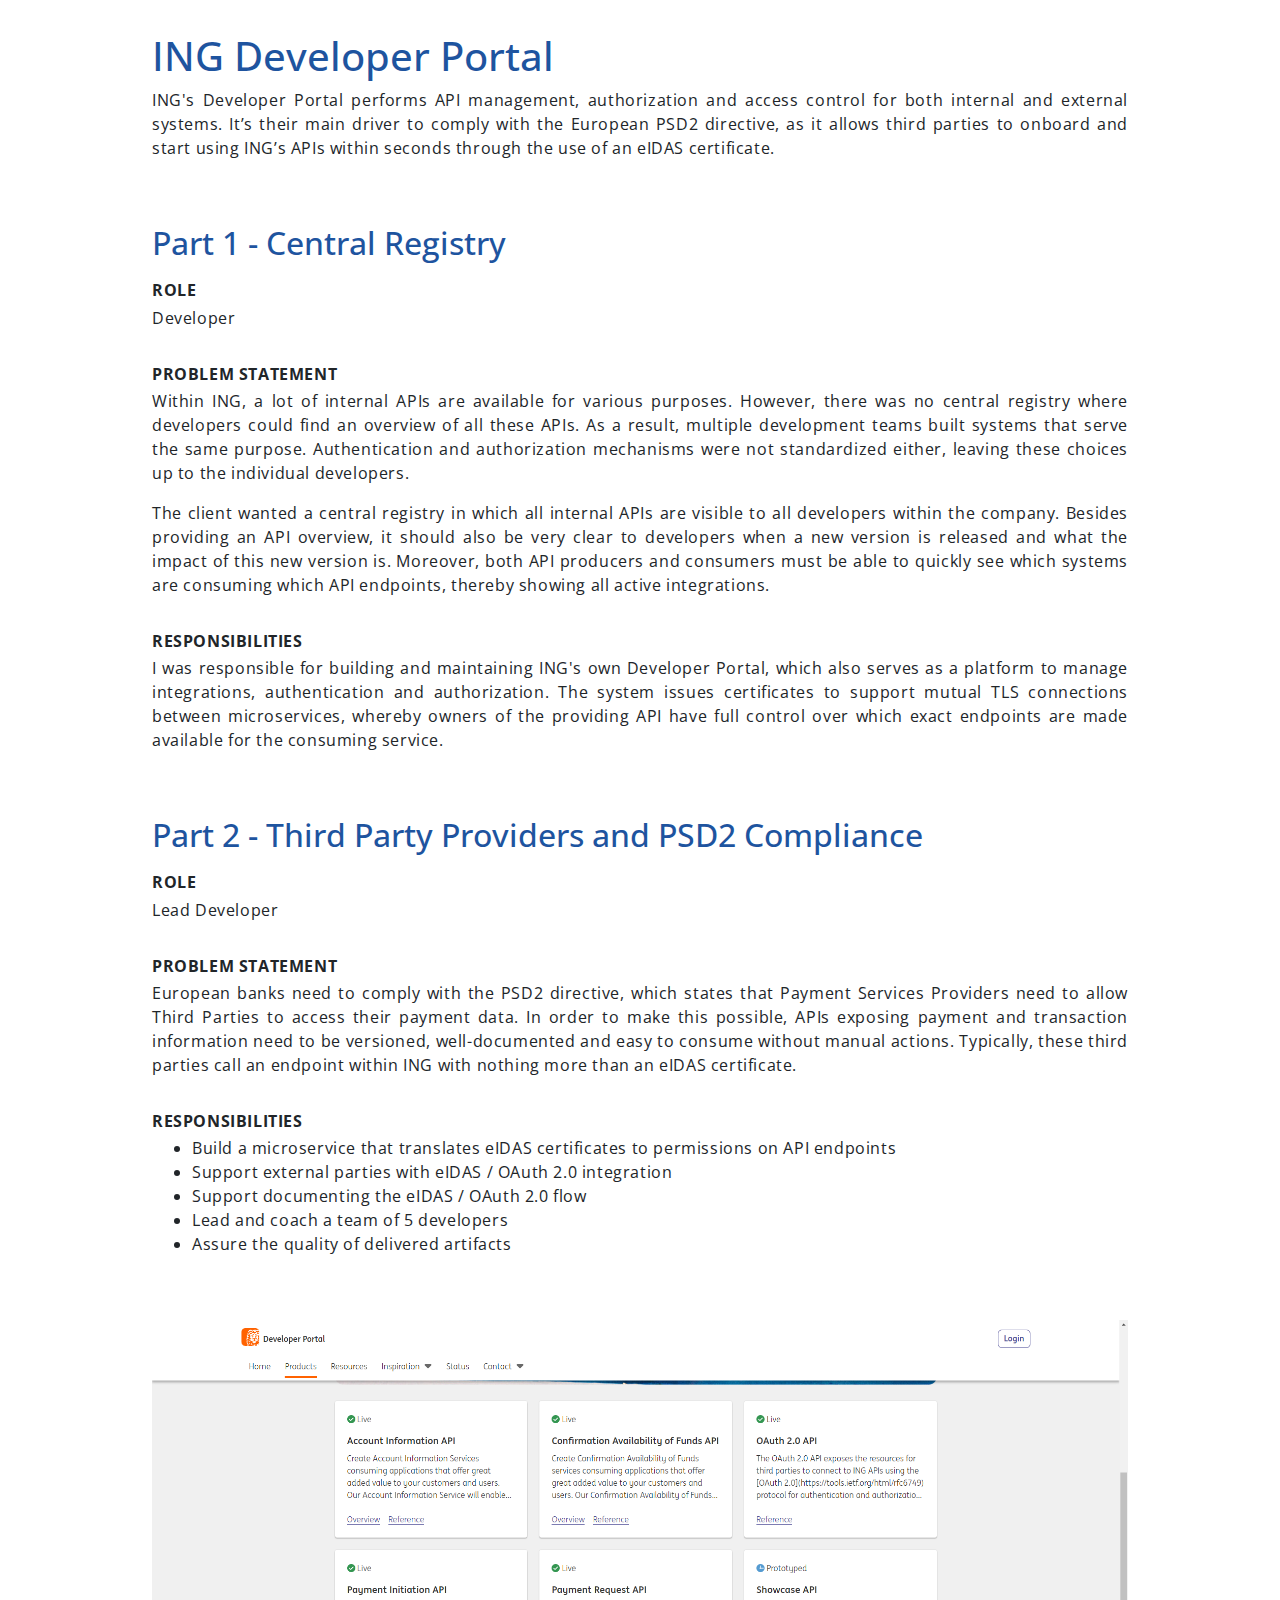
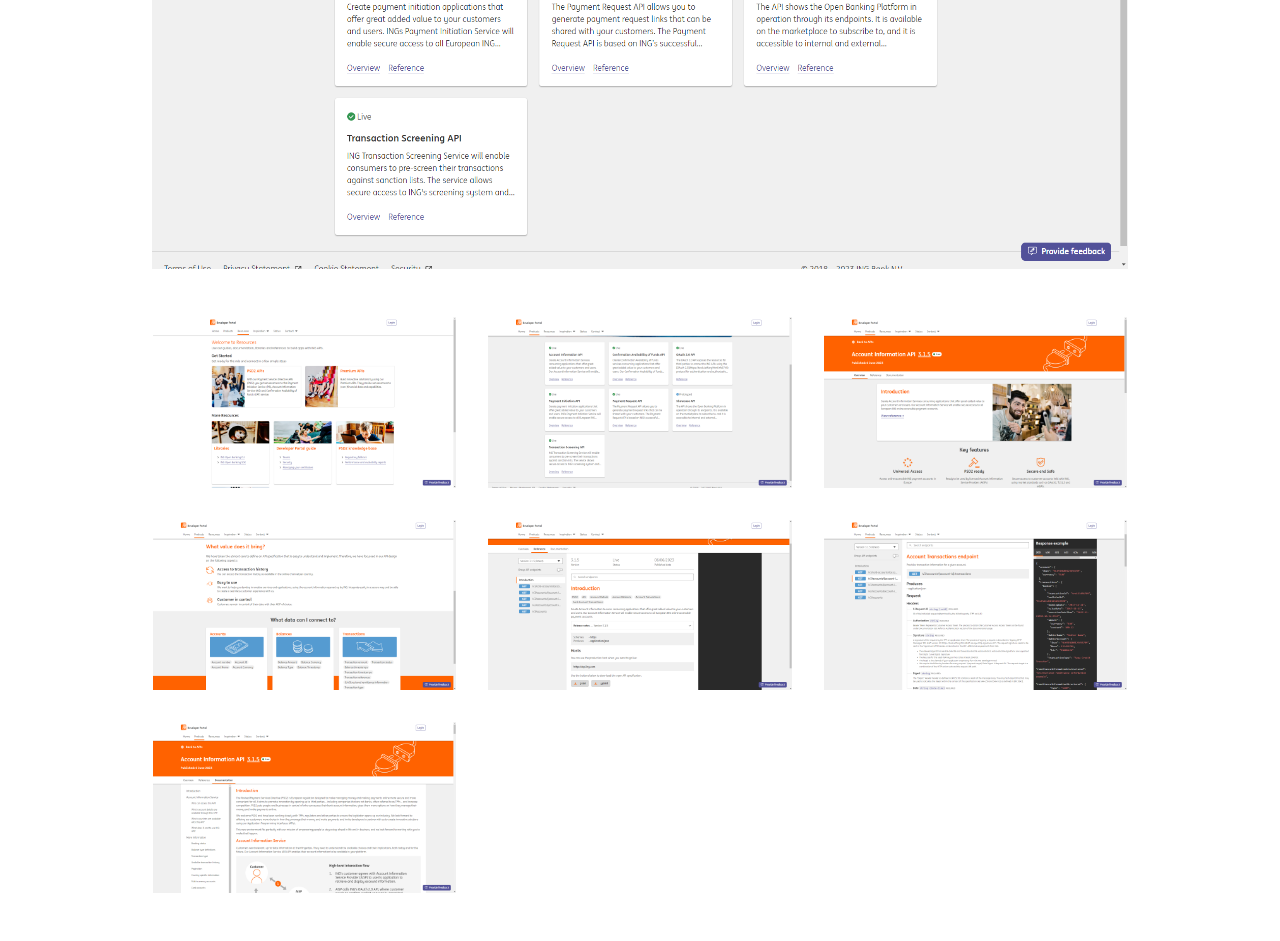
<file: projects/ing-developer-portal.html>
<!DOCTYPE html>
<html lang="en">

<head>
    <meta charset="utf-8">
    <meta name="viewport" content="width=device-width, initial-scale=1, shrink-to-fit=no">
    <meta name="description" content="An overview of the ING Developer Portal to which I contributed.">
    <meta name="theme-color" content="#1e549f">

    <title>Jelle Spoelders</title>

    <link rel="stylesheet" href="../assets/vendors/themify-icons/css/themify-icons.css">
    <link rel="stylesheet" href="../assets/css/meyawo.css">

    <link rel="icon" type="image/x-icon" href="../assets/imgs/js.png">
</head>

<body data-spy="scroll" data-target=".navbar" data-offset="40">

<nav class="custom-navbar" data-spy="affix" data-offset-top="20">
    <div class="container">
        <ul class="nav">
            <li class="item">
                <a class="link" href="../index.html#home">Home</a>
            </li>
            <li class="item">
                <a class="link" href="../index.html#about">About</a>
            </li>
            <li class="item">
                <a class="link" href="../index.html#portfolio">Portfolio</a>
            </li>
            <li class="item">
                <a class="link" href="../index.html#testimonials">Testimonials</a>
            </li>
            <li class="item">
                <a class="link" href="../index.html#contact">Contact</a>
            </li>
        </ul>
        <a href="javascript:void(0)" id="nav-toggle" class="hamburger hamburger--elastic">
            <div class="hamburger-box">
                <div class="hamburger-inner"></div>
            </div>
        </a>
    </div>
</nav>

<section class="section">
    <h1>ING Developer Portal</h1>

    <p class="project-description">
        ING's Developer Portal performs API management, authorization and access control  for both internal
        and external systems. It’s their main driver to comply with the European PSD2 directive, as it
        allows third parties to onboard and start using ING’s APIs within seconds through the use of an
        eIDAS certificate.
    </p>

    <div class="project-info">
        <h2>Part 1 - Central Registry</h2>
        <div class="item role">
            <p class="title">Role</p>
            <p class="value">Developer</p>
        </div>
        <div class="item problem-statement">
            <p class="title">Problem Statement</p>
            <p class="value">
                Within ING, a lot of internal APIs are available for various purposes. However, there was no central
                registry where developers could find an overview of all these APIs. As a result, multiple development
                teams built systems that serve the same purpose. Authentication and authorization mechanisms were not
                standardized either, leaving these choices up to the individual developers.
            </p>
            <p class="value">
                The client wanted a central registry in which all internal APIs are visible to all developers within
                the company. Besides providing an API overview, it should also be very clear to developers when a new
                version is released and what the impact of this new version is. Moreover, both API producers and
                consumers must be able to quickly see which systems are consuming which API endpoints, thereby showing
                all active integrations.
            </p>
        </div>
        <div class="item responsibilities">
            <p class="title">Responsibilities</p>
            <p class="value">
                I was responsible for building and maintaining ING's own Developer Portal, which also serves as a
                platform to manage integrations, authentication and authorization. The system issues certificates to
                support mutual TLS connections between microservices, whereby owners of the providing API have full
                control over which exact endpoints are made available for the consuming service.
            </p>
        </div>
    </div>

    <div class="project-info">
        <h2>Part 2 - Third Party Providers and PSD2 Compliance</h2>
        <div class="item role">
            <p class="title">Role</p>
            <p class="value">Lead Developer</p>
        </div>
        <div class="item problem-statement">
            <p class="title">Problem Statement</p>
            <p class="value">
                European banks need to comply with the PSD2 directive, which states that Payment Services Providers
                need to allow Third Parties to access their payment data. In order to make this possible, APIs exposing
                payment and transaction information need to be versioned, well-documented and easy to consume without
                manual actions. Typically, these third parties call an endpoint within ING with nothing more than an
                eIDAS certificate.
            </p>
        </div>
        <div class="item responsibilities">
            <p class="title">Responsibilities</p>
            <ul>
                <li>Build a microservice that translates eIDAS certificates to permissions on API endpoints</li>
                <li>Support external parties with eIDAS / OAuth 2.0 integration</li>
                <li>Support documenting the eIDAS / OAuth 2.0 flow</li>
                <li>Lead and coach a team of 5 developers</li>
                <li>Assure the quality of delivered artifacts</li>
            </ul>
        </div>
    </div>

    <img class="main-project-image"
         src="../assets/imgs/ing-developer-portal-2.png"
         alt="An image displaying ING's Developer Portal">

    <div class="row">
        <div class="col-6 col-md-4 project-image">
            <a href="../assets/imgs/ing-developer-portal-1.png">
                <img class="d-block w-100"
                     src="../assets/imgs/ing-developer-portal-1.png"
                     alt="An image displaying ING's Developer Portal">
            </a>

        </div>
        <div class="col-6 col-md-4 project-image">
            <a href="../assets/imgs/ing-developer-portal-2.png">
                <img class="d-block w-100"
                     src="../assets/imgs/ing-developer-portal-2.png"
                     alt="An image displaying ING's Developer Portal">
            </a>
        </div>
        <div class="col-6 col-md-4 project-image">
            <a href="../assets/imgs/ing-developer-portal-3.png">
                <img class="d-block w-100"
                     src="../assets/imgs/ing-developer-portal-3.png"
                     alt="An image displaying ING's Developer Portal">
            </a>
        </div>
        <div class="col-6 col-md-4 project-image">
            <a href="../assets/imgs/ing-developer-portal-4.png">
                <img class="d-block w-100"
                     src="../assets/imgs/ing-developer-portal-4.png"
                     alt="An image displaying ING's Developer Portal">
            </a>
        </div>
        <div class="col-6 col-md-4 project-image">
            <a href="../assets/imgs/ing-developer-portal-5.png">
                <img class="d-block w-100"
                     src="../assets/imgs/ing-developer-portal-5.png"
                     alt="An image displaying ING's Developer Portal">
            </a>
        </div>
        <div class="col-6 col-md-4 project-image">
            <a href="../assets/imgs/ing-developer-portal-6.png">
                <img class="d-block w-100"
                     src="../assets/imgs/ing-developer-portal-6.png"
                     alt="An image displaying ING's Developer Portal">
            </a>
        </div>
        <div class="col-6 col-md-4 project-image">
            <a href="../assets/imgs/ing-developer-portal-7.png">
                <img class="d-block w-100"
                     src="../assets/imgs/ing-developer-portal-7.png"
                     alt="An image displaying ING's Developer Portal">
            </a>
        </div>
    </div>
</section>

<script src="../assets/vendors/jquery/jquery-3.4.1.js"></script>
<script src="../assets/vendors/bootstrap/bootstrap.bundle.js"></script>
<script src="../assets/js/meyawo.js"></script>

</body>

</html>
</file>
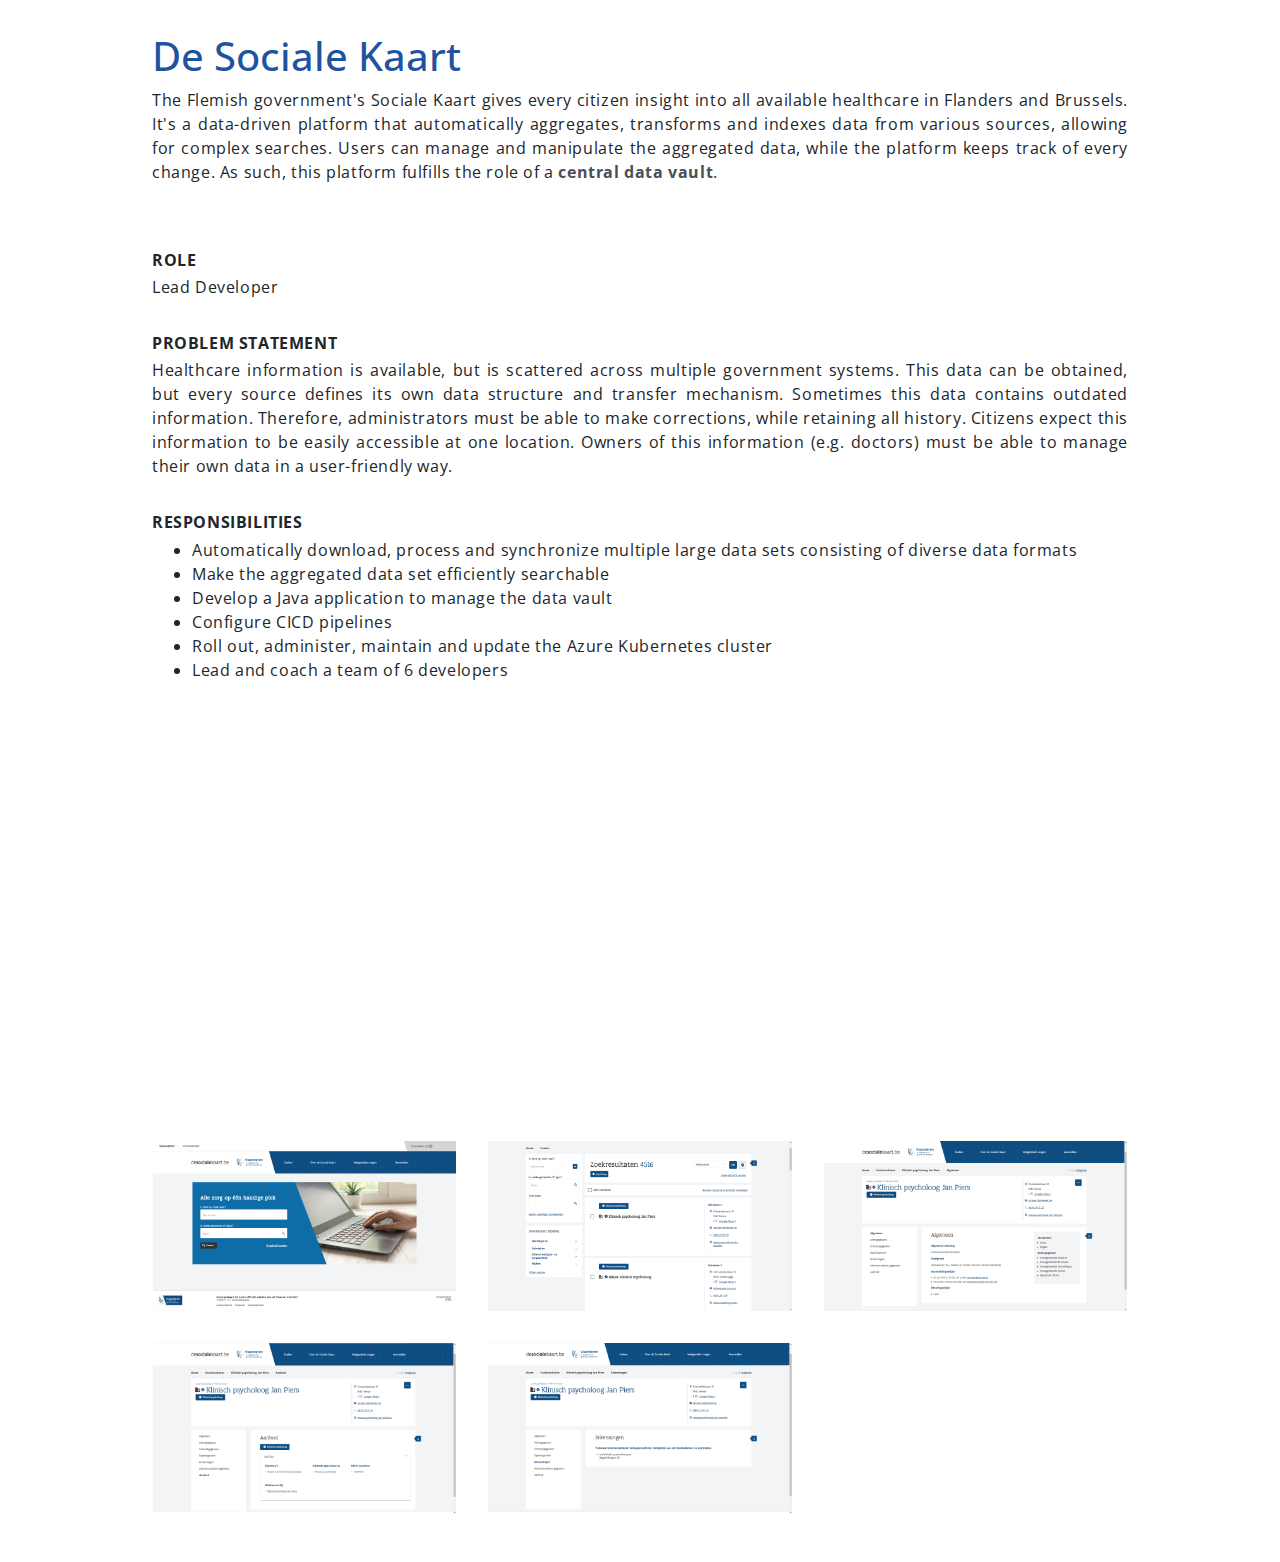
<file: projects/sociale-kaart.html>
<!DOCTYPE html>
<html lang="en">

<head>
    <meta charset="utf-8">
    <meta name="viewport" content="width=device-width, initial-scale=1, shrink-to-fit=no">
    <meta name="description" content="An overview of the Flemish Sociale Kaart to which I contributed.">
    <meta name="theme-color" content="#1e549f">

    <title>Jelle Spoelders</title>

    <link rel="stylesheet" href="../assets/vendors/themify-icons/css/themify-icons.css">
    <link rel="stylesheet" href="../assets/css/meyawo.css">

    <link rel="icon" type="image/x-icon" href="../assets/imgs/js.png">
</head>

<body data-spy="scroll" data-target=".navbar" data-offset="40">

<nav class="custom-navbar" data-spy="affix" data-offset-top="20">
    <div class="container">
        <ul class="nav">
            <li class="item">
                <a class="link" href="../index.html#home">Home</a>
            </li>
            <li class="item">
                <a class="link" href="../index.html#about">About</a>
            </li>
            <li class="item">
                <a class="link" href="../index.html#portfolio">Portfolio</a>
            </li>
            <li class="item">
                <a class="link" href="../index.html#testimonials">Testimonials</a>
            </li>
            <li class="item">
                <a class="link" href="../index.html#contact">Contact</a>
            </li>
        </ul>
        <a href="javascript:void(0)" id="nav-toggle" class="hamburger hamburger--elastic">
            <div class="hamburger-box">
                <div class="hamburger-inner"></div>
            </div>
        </a>
    </div>
</nav>

<section class="section">
    <h1>De Sociale Kaart</h1>

    <p class="project-description">
        The Flemish government's Sociale Kaart gives every citizen insight into all available healthcare in
        Flanders and Brussels. It's a data-driven platform that automatically aggregates, transforms and
        indexes data from various sources, allowing for complex searches. Users can manage and manipulate
        the aggregated data, while the platform keeps track of every change. As such, this platform fulfills
        the role of a <strong>central data vault</strong>.
    </p>

    <div class="project-info">
        <div class="item role">
            <p class="title">Role</p>
            <p class="value">Lead Developer</p>
        </div>
        <div class="item problem-statement">
            <p class="title">Problem Statement</p>
            <p class="value">
                Healthcare information is available, but is scattered across multiple government systems. This data
                can be obtained, but every source defines its own data structure and transfer mechanism. Sometimes this
                data contains outdated information. Therefore, administrators must be able to make corrections, while
                retaining all history. Citizens expect this information to be easily accessible at one location. Owners
                of this information (e.g. doctors) must be able to manage their own data in a user-friendly way.
            </p>
        </div>
        <div class="item responsibilities">
            <p class="title">Responsibilities</p>
            <ul>
                <li>Automatically download, process and synchronize multiple large data sets consisting of diverse data formats</li>
                <li>Make the aggregated data set efficiently searchable</li>
                <li>Develop a Java application to manage the data vault</li>
                <li>Configure CICD pipelines</li>
                <li>Roll out, administer, maintain and update the Azure Kubernetes cluster</li>
                <li>Lead and coach a team of 6 developers</li>
            </ul>
        </div>
    </div>

    <div class="project-video">
        <iframe src="https://www.youtube-nocookie.com/embed/njjZGE6-wE0?si=vSvjNylgqBsIvmGM"
                title="YouTube video player"
                width="560"
                height="315"
                allow="accelerometer; autoplay; clipboard-write; encrypted-media; gyroscope; picture-in-picture; web-share"
                allowfullscreen></iframe>
    </div>

    <div class="row">
        <div class="col-6 col-md-4 project-image">
            <a href="../assets/imgs/sociale-kaart-1.png">
                <img class="d-block w-100"
                     src="../assets/imgs/sociale-kaart-1.png"
                     alt="An image displaying the Flemish government's Sociale Kaart">
            </a>

        </div>
        <div class="col-6 col-md-4 project-image">
            <a href="../assets/imgs/sociale-kaart-2.png">
                <img class="d-block w-100"
                     src="../assets/imgs/sociale-kaart-2.png"
                     alt="An image displaying the Flemish government's Sociale Kaart">
            </a>
        </div>
        <div class="col-6 col-md-4 project-image">
            <a href="../assets/imgs/sociale-kaart-3.png">
                <img class="d-block w-100"
                     src="../assets/imgs/sociale-kaart-3.png"
                     alt="An image displaying the Flemish government's Sociale Kaart">
            </a>
        </div>
        <div class="col-6 col-md-4 project-image">
            <a href="../assets/imgs/sociale-kaart-4.png">
                <img class="d-block w-100"
                     src="../assets/imgs/sociale-kaart-4.png"
                     alt="An image displaying the Flemish government's Sociale Kaart">
            </a>
        </div>
        <div class="col-6 col-md-4 project-image">
            <a href="../assets/imgs/sociale-kaart-5.png">
                <img class="d-block w-100"
                     src="../assets/imgs/sociale-kaart-5.png"
                     alt="An image displaying the Flemish government's Sociale Kaart">
            </a>
        </div>
    </div>
</section>

<script src="../assets/vendors/jquery/jquery-3.4.1.js"></script>
<script src="../assets/vendors/bootstrap/bootstrap.bundle.js"></script>
<script src="../assets/js/meyawo.js"></script>

</body>

</html>
</file>
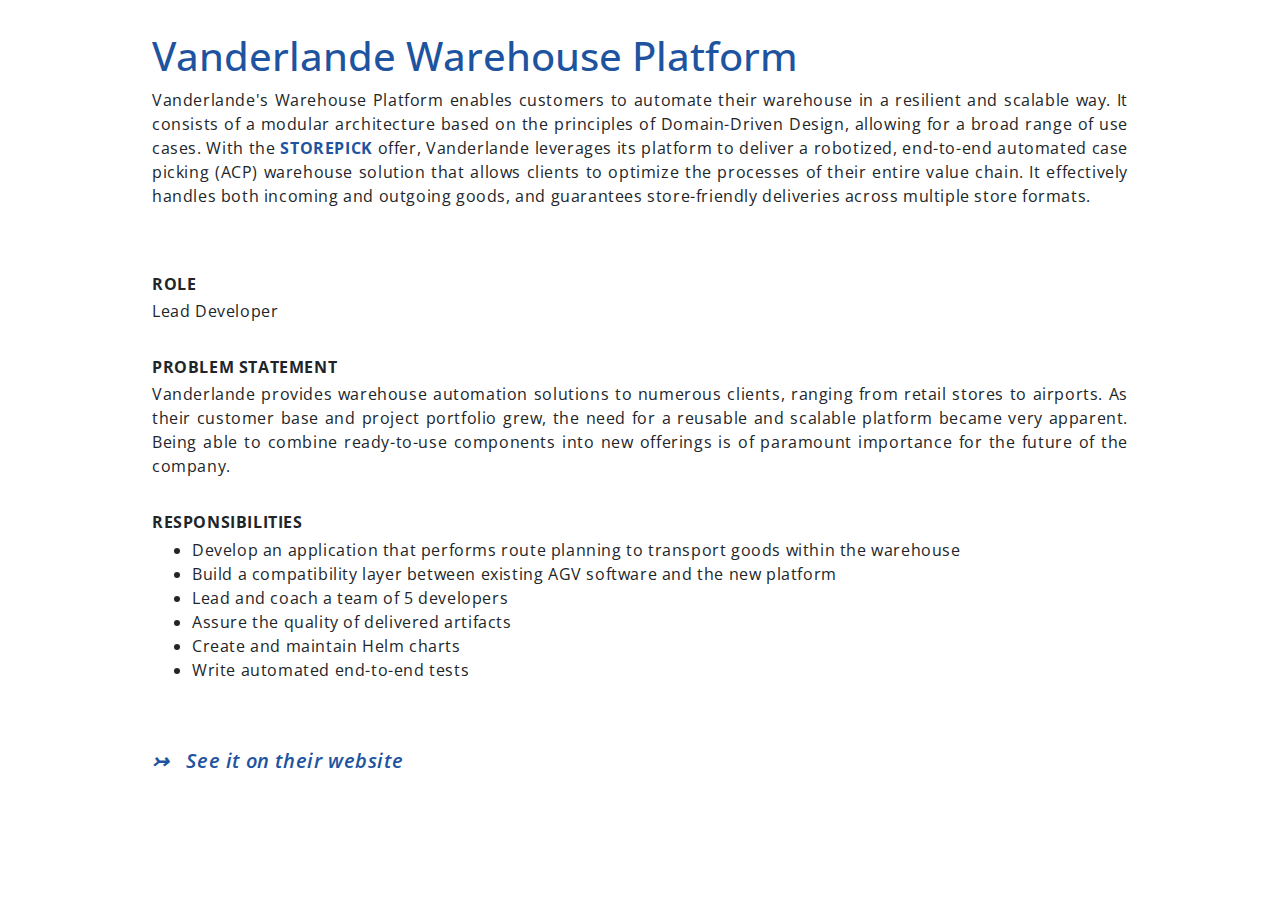
<file: projects/vanderlande-warehouse-platform.html>
<!DOCTYPE html>
<html lang="en">

<head>
    <meta charset="utf-8">
    <meta name="viewport" content="width=device-width, initial-scale=1, shrink-to-fit=no">
    <meta name="description" content="An overview of the Vanderlande Warehouse Platform to which I contributed.">
    <meta name="theme-color" content="#1e549f">

    <title>Jelle Spoelders</title>

    <link rel="stylesheet" href="../assets/vendors/themify-icons/css/themify-icons.css">
    <link rel="stylesheet" href="../assets/css/meyawo.css">

    <link rel="icon" type="image/x-icon" href="../assets/imgs/js.png">
</head>

<body data-spy="scroll" data-target=".navbar" data-offset="40">

<nav class="custom-navbar" data-spy="affix" data-offset-top="20">
    <div class="container">
        <ul class="nav">
            <li class="item">
                <a class="link" href="../index.html#home">Home</a>
            </li>
            <li class="item">
                <a class="link" href="../index.html#about">About</a>
            </li>
            <li class="item">
                <a class="link" href="../index.html#portfolio">Portfolio</a>
            </li>
            <li class="item">
                <a class="link" href="../index.html#testimonials">Testimonials</a>
            </li>
            <li class="item">
                <a class="link" href="../index.html#contact">Contact</a>
            </li>
        </ul>
        <a href="javascript:void(0)" id="nav-toggle" class="hamburger hamburger--elastic">
            <div class="hamburger-box">
                <div class="hamburger-inner"></div>
            </div>
        </a>
    </div>
</nav>

<section class="section">
    <h1>Vanderlande Warehouse Platform</h1>

    <p class="project-description">
        Vanderlande's Warehouse Platform enables customers to automate their warehouse in a resilient and scalable way.
        It consists of a modular architecture based on the principles of Domain-Driven Design, allowing for a broad
        range of use cases. With the
        <a href="https://www.vanderlande.com/warehousing/solutions/storepick/">STOREPICK</a> offer, Vanderlande
        leverages its platform to deliver a robotized, end-to-end automated case picking (ACP) warehouse solution that
        allows clients to optimize the processes of their entire value chain. It effectively handles both incoming and
        outgoing goods, and guarantees store-friendly deliveries across multiple store formats.
    </p>

    <div class="project-info">
        <div class="item role">
            <p class="title">Role</p>
            <p class="value">Lead Developer</p>
        </div>
        <div class="item problem-statement">
            <p class="title">Problem Statement</p>
            <p class="value">
                Vanderlande provides warehouse automation solutions to numerous clients, ranging from retail stores to
                airports. As their customer base and project portfolio grew, the need for a reusable and scalable
                platform became very apparent. Being able to combine ready-to-use components into new offerings is of
                paramount importance for the future of the company.
            </p>
        </div>
        <div class="item responsibilities">
            <p class="title">Responsibilities</p>
            <ul>
                <li>Develop an application that performs route planning to transport goods within the warehouse</li>
                <li>Build a compatibility layer between existing AGV software and the new platform</li>
                <li>Lead and coach a team of 5 developers</li>
                <li>Assure the quality of delivered artifacts</li>
                <li>Create and maintain Helm charts</li>
                <li>Write automated end-to-end tests</li>
            </ul>
        </div>
    </div>

    <p class="external-link">
        <a href="https://www.vanderlande.com/warehousing/solutions/storepick/">
            &#8611; &nbsp; See it on their website
        </a>
    </p>
</section>

<script src="../assets/vendors/jquery/jquery-3.4.1.js"></script>
<script src="../assets/vendors/bootstrap/bootstrap.bundle.js"></script>
<script src="../assets/js/meyawo.js"></script>

</body>

</html>
</file>
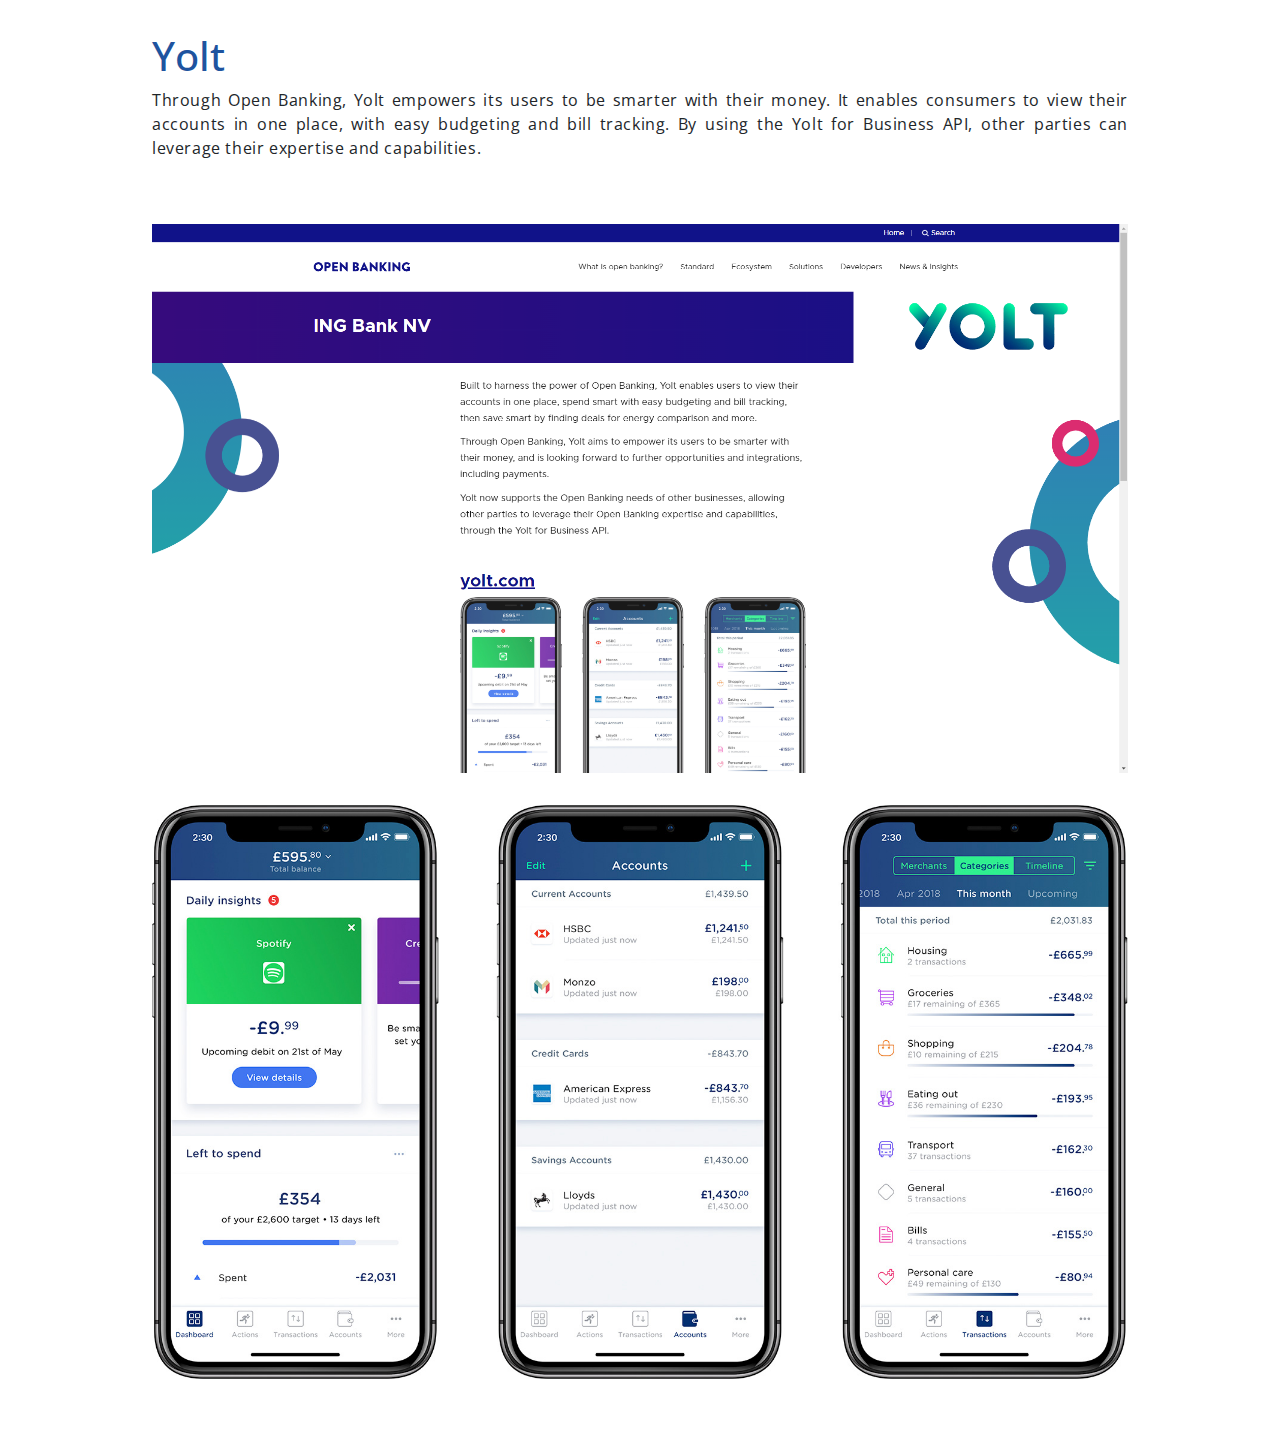
<file: projects/yolt.html>
<!DOCTYPE html>
<html lang="en">

<head>
    <meta charset="utf-8">
    <meta name="viewport" content="width=device-width, initial-scale=1, shrink-to-fit=no">
    <meta name="description" content="An overview of Yolt, a project to which I contributed.">
    <meta name="theme-color" content="#1e549f">

    <title>Jelle Spoelders</title>

    <link rel="stylesheet" href="../assets/vendors/themify-icons/css/themify-icons.css">
    <link rel="stylesheet" href="../assets/css/meyawo.css">

    <link rel="icon" type="image/x-icon" href="../assets/imgs/js.png">
</head>

<body data-spy="scroll" data-target=".navbar" data-offset="40">

<nav class="custom-navbar" data-spy="affix" data-offset-top="20">
    <div class="container">
        <ul class="nav">
            <li class="item">
                <a class="link" href="../index.html#home">Home</a>
            </li>
            <li class="item">
                <a class="link" href="../index.html#about">About</a>
            </li>
            <li class="item">
                <a class="link" href="../index.html#portfolio">Portfolio</a>
            </li>
            <li class="item">
                <a class="link" href="../index.html#testimonials">Testimonials</a>
            </li>
            <li class="item">
                <a class="link" href="../index.html#contact">Contact</a>
            </li>
        </ul>
        <a href="javascript:void(0)" id="nav-toggle" class="hamburger hamburger--elastic">
            <div class="hamburger-box">
                <div class="hamburger-inner"></div>
            </div>
        </a>
    </div>
</nav>

<section class="section">
    <h1>Yolt</h1>

    <p class="project-description">
        Through Open Banking, Yolt empowers its users to be smarter with their money. It enables consumers
        to view their accounts in one place, with easy budgeting and bill tracking. By using the Yolt for
        Business API, other parties can leverage their expertise and capabilities.
    </p>

    <img class="main-project-image"
         src="../assets/imgs/yolt-1.png"
         alt="An image displaying Yolt">

    <img class="main-project-image"
         src="../assets/imgs/yolt-2.png"
         alt="An image displaying Yolt">
</section>

<script src="../assets/vendors/jquery/jquery-3.4.1.js"></script>
<script src="../assets/vendors/bootstrap/bootstrap.bundle.js"></script>
<script src="../assets/js/meyawo.js"></script>

</body>

</html>
</file>
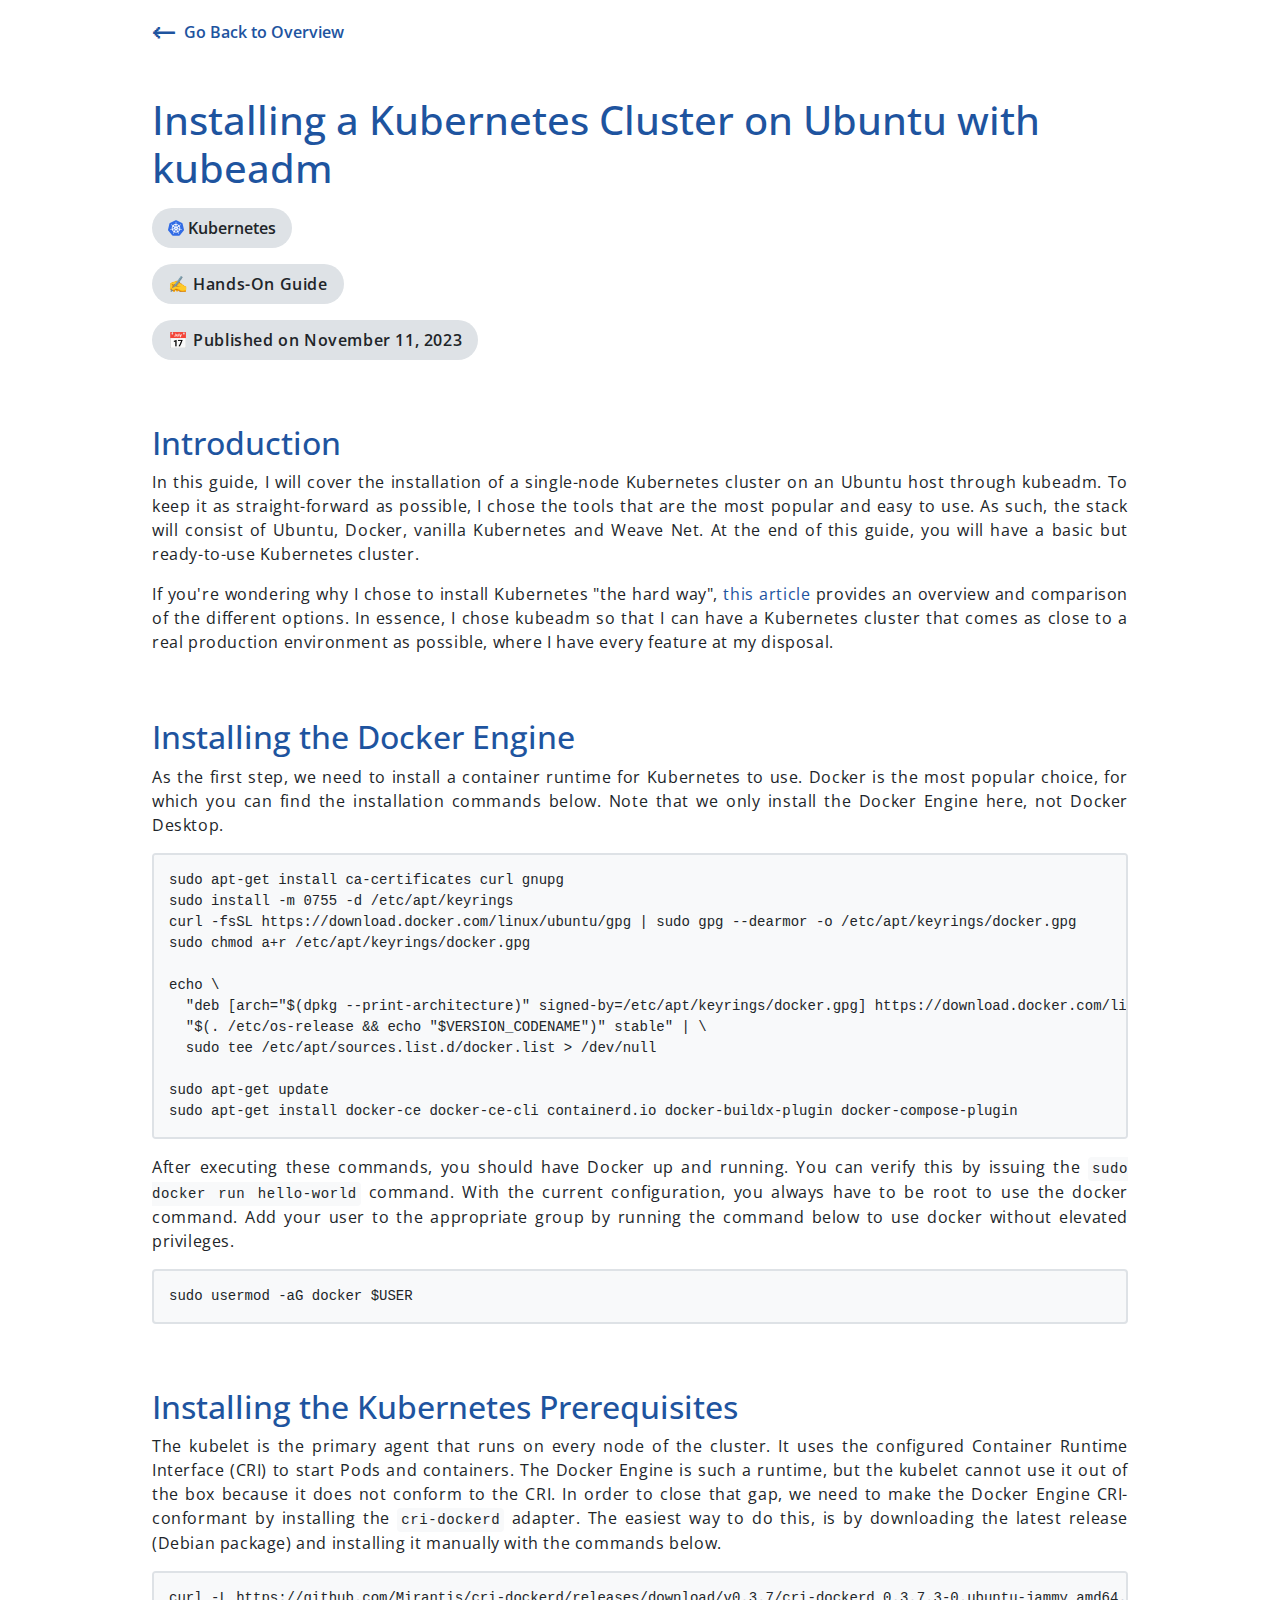
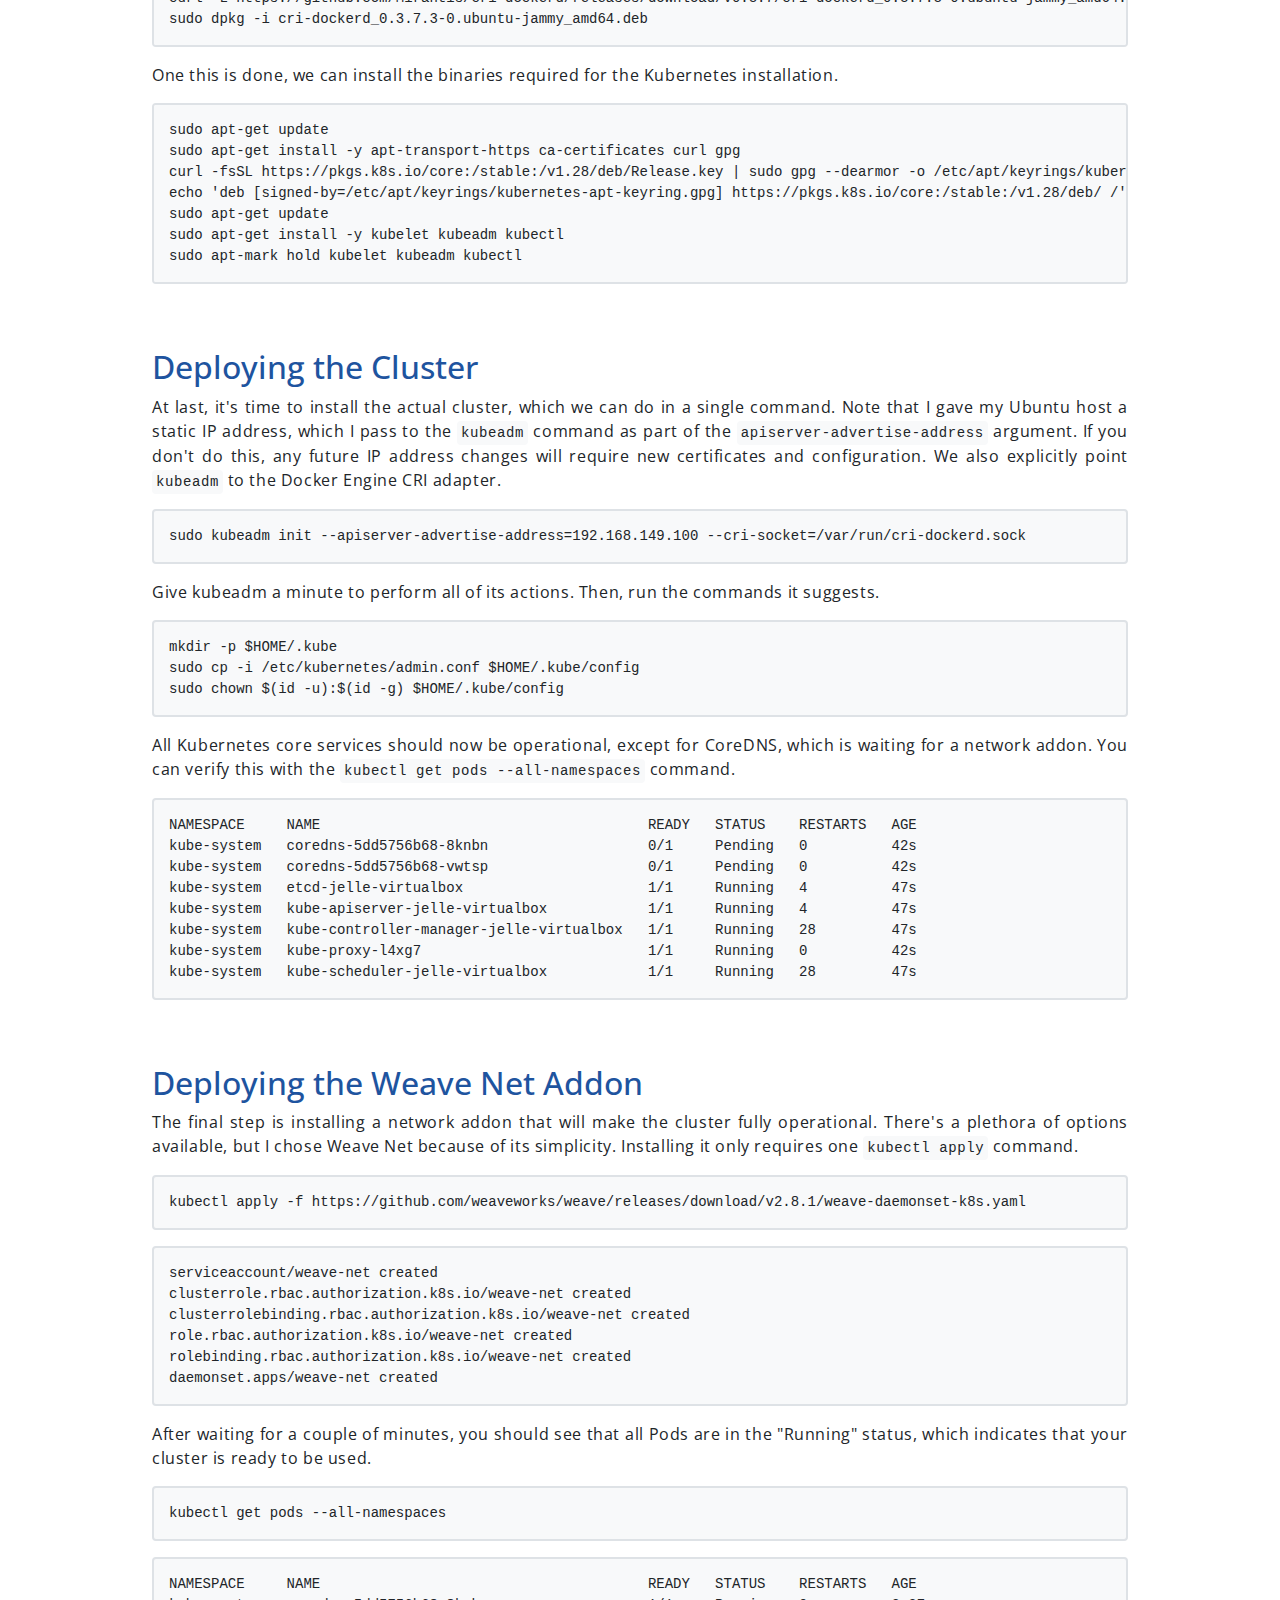
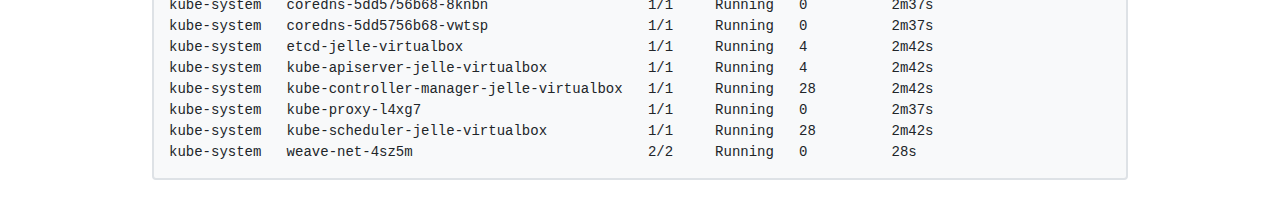
<file: resources/kubeadm-installation.html>
<!DOCTYPE html>
<html lang="en">
<head>
    <meta charset="UTF-8">
    <meta name="viewport" content="width=device-width, initial-scale=1, shrink-to-fit=no">
    <meta name="description" content="Installing a single-node Kubernetes cluster on an Ubuntu host through kubeadm, backed by the Docker Engine container runtime.">
    <meta name="theme-color" content="#1e549f">

    <title>Installing a Kubernetes Cluster on Ubuntu with kubeadm - Jelle Spoelders</title>

    <link rel="stylesheet" href="../assets/css/meyawo.css">

    <link rel="icon" type="image/x-icon" href="../assets/imgs/js.png">
</head>
<body>
    <div class="article-header">
        <a class="link" href="../index.html#articles"><span class="link-decoration">&#x1F850;</span>Go Back to Overview</a>
    </div>

    <section class="section">
        <h1>Installing a Kubernetes Cluster on Ubuntu with kubeadm</h1>

        <div class="metadata-expanded">
            <div class="tag-wrapper">
                <div class="tag">
                    <img src="../assets/imgs/kubernetes.svg" alt="" class="inline-icon">
                    <span class="content">Kubernetes</span>
                </div>
            </div>
            <p>&#x270D; Hands-On Guide</p>
            <p>&#x1F4C5; Published on November 11, 2023</p>
        </div>

        <h2 class="article-subtitle">Introduction</h2>
        <p>
            In this guide, I will cover the installation of a single-node Kubernetes cluster on an Ubuntu host through
            kubeadm. To keep it as straight-forward as possible, I chose the tools that are the most popular and easy to
            use. As such, the stack will consist of Ubuntu, Docker, vanilla Kubernetes and Weave Net. At the end of this
            guide, you will have a basic but ready-to-use Kubernetes cluster.
        </p>
        <p>
            If you're wondering why I chose to install Kubernetes "the hard way",
            <a href="https://www.padok.fr/en/blog/minikube-kubeadm-kind-k3s">this article</a> provides an overview and
            comparison of the different options. In essence, I chose kubeadm so that I can have a Kubernetes cluster
            that comes as close to a real production environment as possible, where I have every feature at my disposal.
        </p>

        <h2 class="article-subtitle">Installing the Docker Engine</h2>
        <p>
            As the first step, we need to install a container runtime for Kubernetes to use. Docker is the most popular
            choice, for which you can find the installation commands below. Note that we only install the Docker Engine
            here, not Docker Desktop.
        </p>
        <pre>sudo apt-get install ca-certificates curl gnupg
sudo install -m 0755 -d /etc/apt/keyrings
curl -fsSL https://download.docker.com/linux/ubuntu/gpg | sudo gpg --dearmor -o /etc/apt/keyrings/docker.gpg
sudo chmod a+r /etc/apt/keyrings/docker.gpg

echo \
  "deb [arch="$(dpkg --print-architecture)" signed-by=/etc/apt/keyrings/docker.gpg] https://download.docker.com/linux/ubuntu \
  "$(. /etc/os-release && echo "$VERSION_CODENAME")" stable" | \
  sudo tee /etc/apt/sources.list.d/docker.list > /dev/null

sudo apt-get update
sudo apt-get install docker-ce docker-ce-cli containerd.io docker-buildx-plugin docker-compose-plugin</pre>

        <p>
            After executing these commands, you should have Docker up and running. You can verify this by issuing the
            <span class="pre-inline">sudo docker run hello-world</span> command. With the current configuration, you
            always have to be root to use the docker command. Add your user to the appropriate group by running the
            command below to use docker without elevated privileges.
        </p>

        <pre>sudo usermod -aG docker $USER</pre>

        <h2 class="article-subtitle">Installing the Kubernetes Prerequisites</h2>
        <p>
            The kubelet is the primary agent that runs on every node of the cluster. It uses the configured Container
            Runtime Interface (CRI) to start Pods and containers. The Docker Engine is such a runtime, but the kubelet
            cannot use it out of the box because it does not conform to the CRI. In order to close that gap, we need to
            make the Docker Engine CRI-conformant by installing the <span class="pre-inline">cri-dockerd</span> adapter.
            The easiest way to do this, is by downloading the latest release (Debian package) and installing it manually
            with the commands below.
        </p>
        <pre>
curl -L https://github.com/Mirantis/cri-dockerd/releases/download/v0.3.7/cri-dockerd_0.3.7.3-0.ubuntu-jammy_amd64.deb -o cri-dockerd_0.3.7.3-0.ubuntu-jammy_amd64.deb
sudo dpkg -i cri-dockerd_0.3.7.3-0.ubuntu-jammy_amd64.deb</pre>

        <p>One this is done, we can install the binaries required for the Kubernetes installation.</p>

        <pre>sudo apt-get update
sudo apt-get install -y apt-transport-https ca-certificates curl gpg
curl -fsSL https://pkgs.k8s.io/core:/stable:/v1.28/deb/Release.key | sudo gpg --dearmor -o /etc/apt/keyrings/kubernetes-apt-keyring.gpg
echo 'deb [signed-by=/etc/apt/keyrings/kubernetes-apt-keyring.gpg] https://pkgs.k8s.io/core:/stable:/v1.28/deb/ /' | sudo tee /etc/apt/sources.list.d/kubernetes.list
sudo apt-get update
sudo apt-get install -y kubelet kubeadm kubectl
sudo apt-mark hold kubelet kubeadm kubectl</pre>

        <h2 class="article-subtitle">Deploying the Cluster</h2>
        <p>
            At last, it's time to install the actual cluster, which we can do in a single command. Note that I gave my
            Ubuntu host a static IP address, which I pass to the <span class="pre-inline">kubeadm</span> command as part
            of the <span class="pre-inline">apiserver-advertise-address</span> argument. If you don't do this, any
            future IP address changes will require new certificates and configuration. We also explicitly point
            <span class="pre-inline">kubeadm</span> to the Docker Engine CRI adapter.
        </p>
        <pre>sudo kubeadm init --apiserver-advertise-address=192.168.149.100 --cri-socket=/var/run/cri-dockerd.sock</pre>

        <p>Give kubeadm a minute to perform all of its actions. Then, run the commands it suggests.</p>

        <pre>mkdir -p $HOME/.kube
sudo cp -i /etc/kubernetes/admin.conf $HOME/.kube/config
sudo chown $(id -u):$(id -g) $HOME/.kube/config</pre>

        <p>
            All Kubernetes core services should now be operational, except for CoreDNS, which is waiting for a network
            addon. You can verify this with the <span class="pre-inline">kubectl get pods --all-namespaces</span>
            command.
        </p>

        <pre>
NAMESPACE     NAME                                       READY   STATUS    RESTARTS   AGE
kube-system   coredns-5dd5756b68-8knbn                   0/1     Pending   0          42s
kube-system   coredns-5dd5756b68-vwtsp                   0/1     Pending   0          42s
kube-system   etcd-jelle-virtualbox                      1/1     Running   4          47s
kube-system   kube-apiserver-jelle-virtualbox            1/1     Running   4          47s
kube-system   kube-controller-manager-jelle-virtualbox   1/1     Running   28         47s
kube-system   kube-proxy-l4xg7                           1/1     Running   0          42s
kube-system   kube-scheduler-jelle-virtualbox            1/1     Running   28         47s</pre>

        <h2 class="article-subtitle">Deploying the Weave Net Addon</h2>

        <p>
            The final step is installing a network addon that will make the cluster fully operational. There's a
            plethora of options available, but I chose Weave Net because of its simplicity. Installing it only requires
            one <span class="pre-inline">kubectl apply</span> command.
        </p>

        <pre>kubectl apply -f https://github.com/weaveworks/weave/releases/download/v2.8.1/weave-daemonset-k8s.yaml</pre>

        <pre>serviceaccount/weave-net created
clusterrole.rbac.authorization.k8s.io/weave-net created
clusterrolebinding.rbac.authorization.k8s.io/weave-net created
role.rbac.authorization.k8s.io/weave-net created
rolebinding.rbac.authorization.k8s.io/weave-net created
daemonset.apps/weave-net created</pre>

        <p>
            After waiting for a couple of minutes, you should see that all Pods are in the "Running" status, which
            indicates that your cluster is ready to be used.
        </p>

        <pre>kubectl get pods --all-namespaces</pre>

        <pre>
NAMESPACE     NAME                                       READY   STATUS    RESTARTS   AGE
kube-system   coredns-5dd5756b68-8knbn                   1/1     Running   0          2m37s
kube-system   coredns-5dd5756b68-vwtsp                   1/1     Running   0          2m37s
kube-system   etcd-jelle-virtualbox                      1/1     Running   4          2m42s
kube-system   kube-apiserver-jelle-virtualbox            1/1     Running   4          2m42s
kube-system   kube-controller-manager-jelle-virtualbox   1/1     Running   28         2m42s
kube-system   kube-proxy-l4xg7                           1/1     Running   0          2m37s
kube-system   kube-scheduler-jelle-virtualbox            1/1     Running   28         2m42s
kube-system   weave-net-4sz5m                            2/2     Running   0          28s</pre>

    </section>
</body>
</html>
</file>
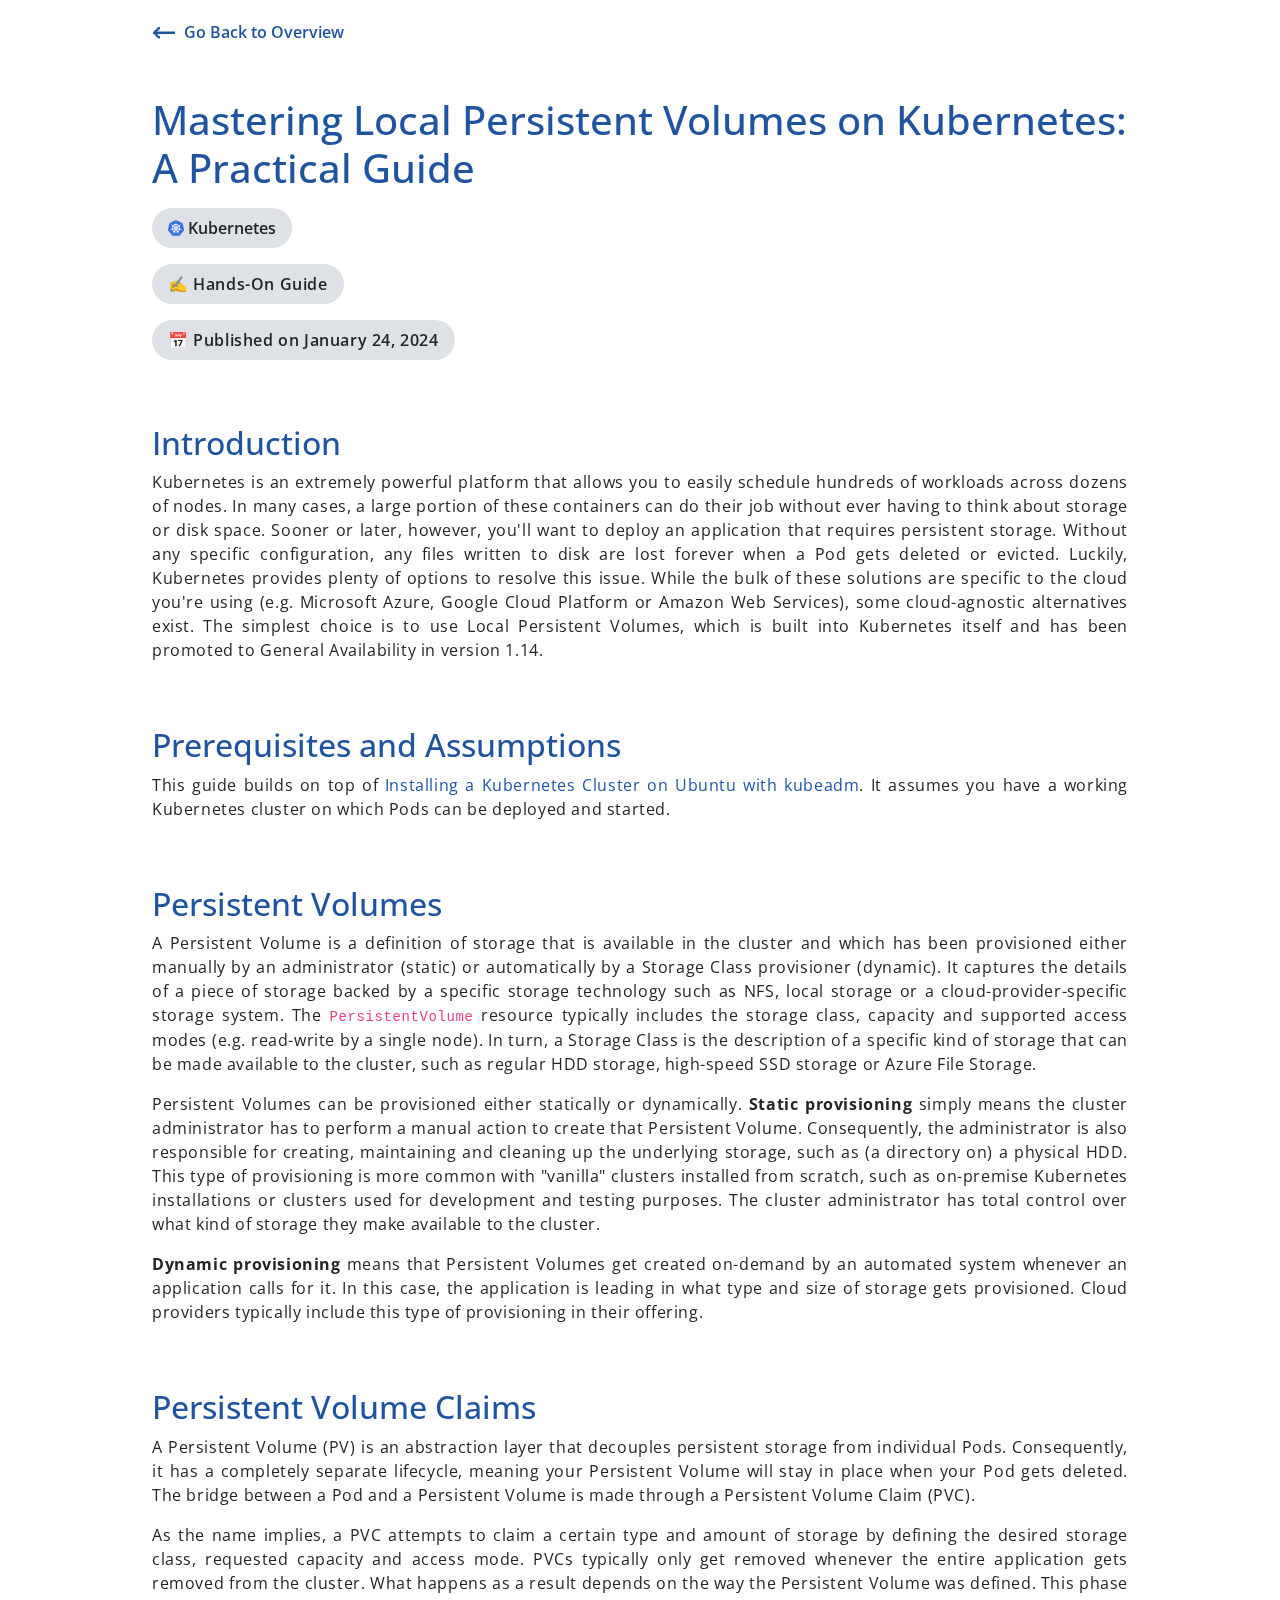
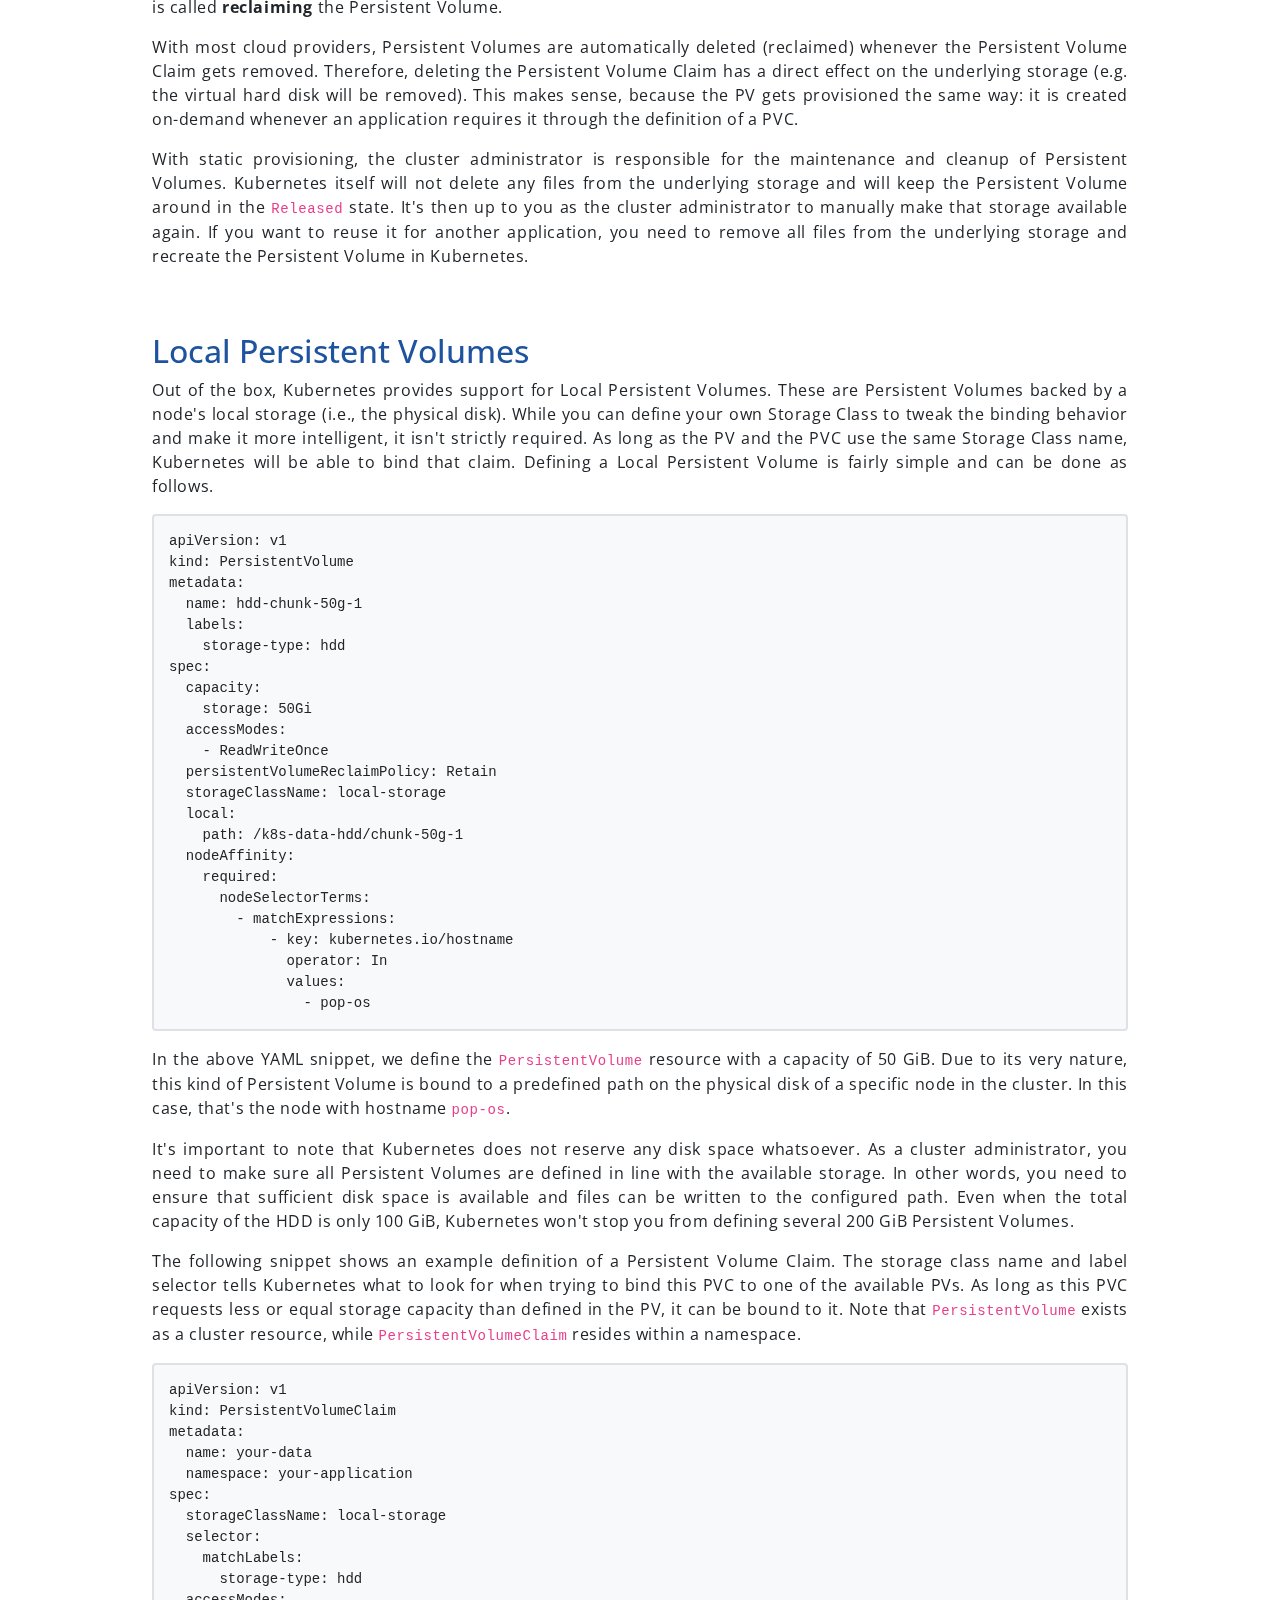
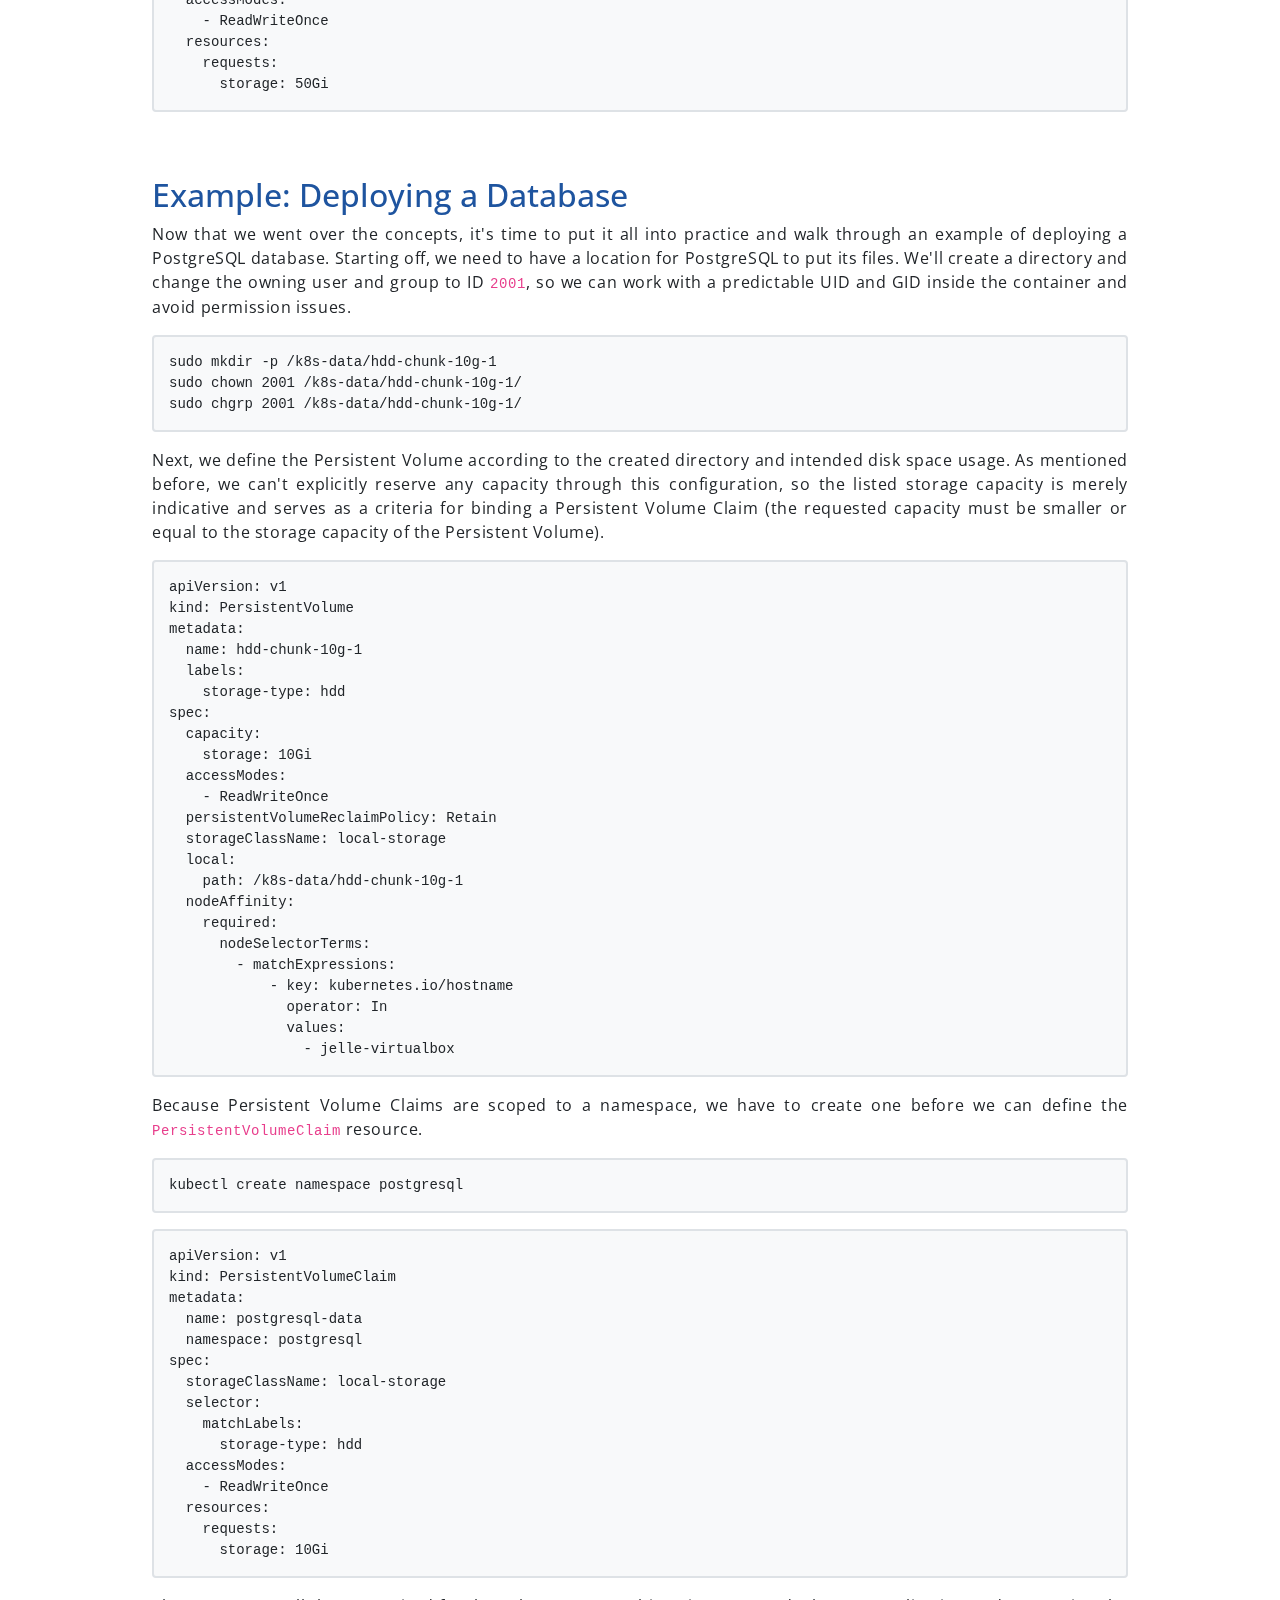
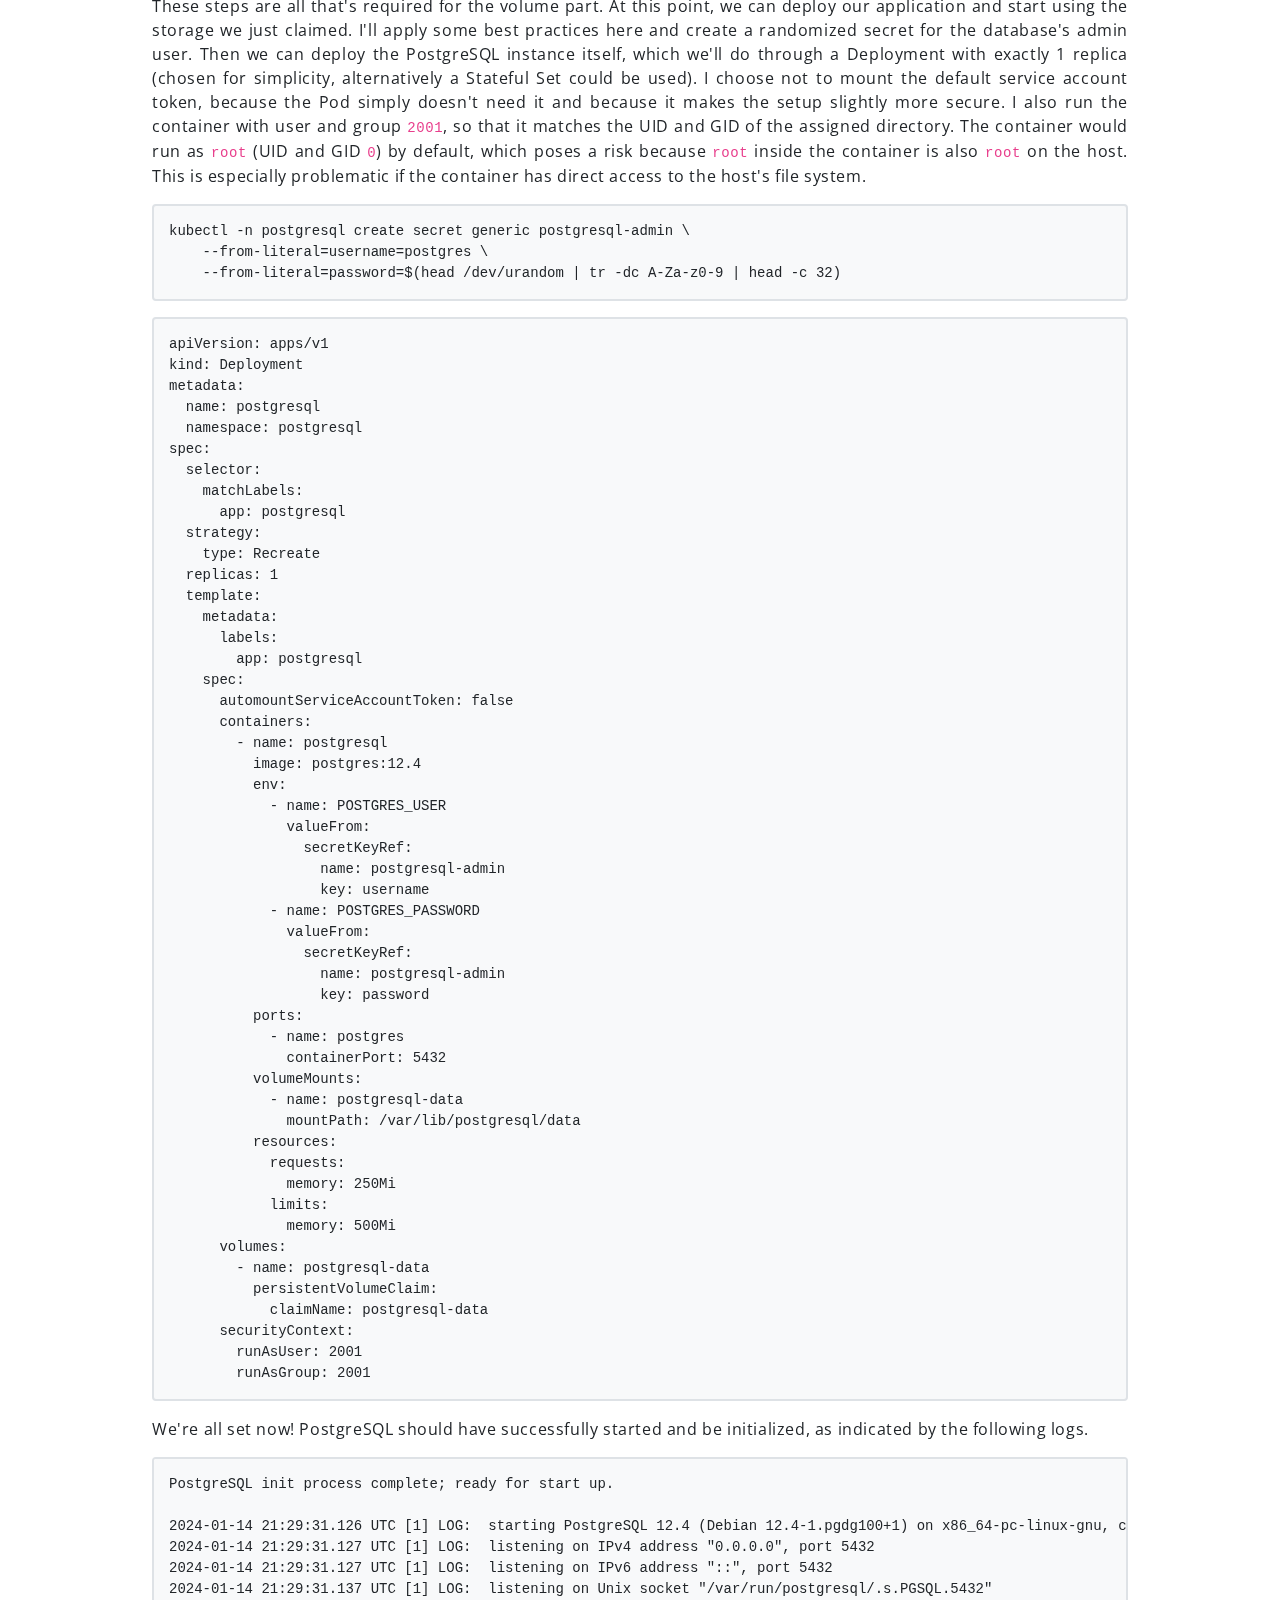
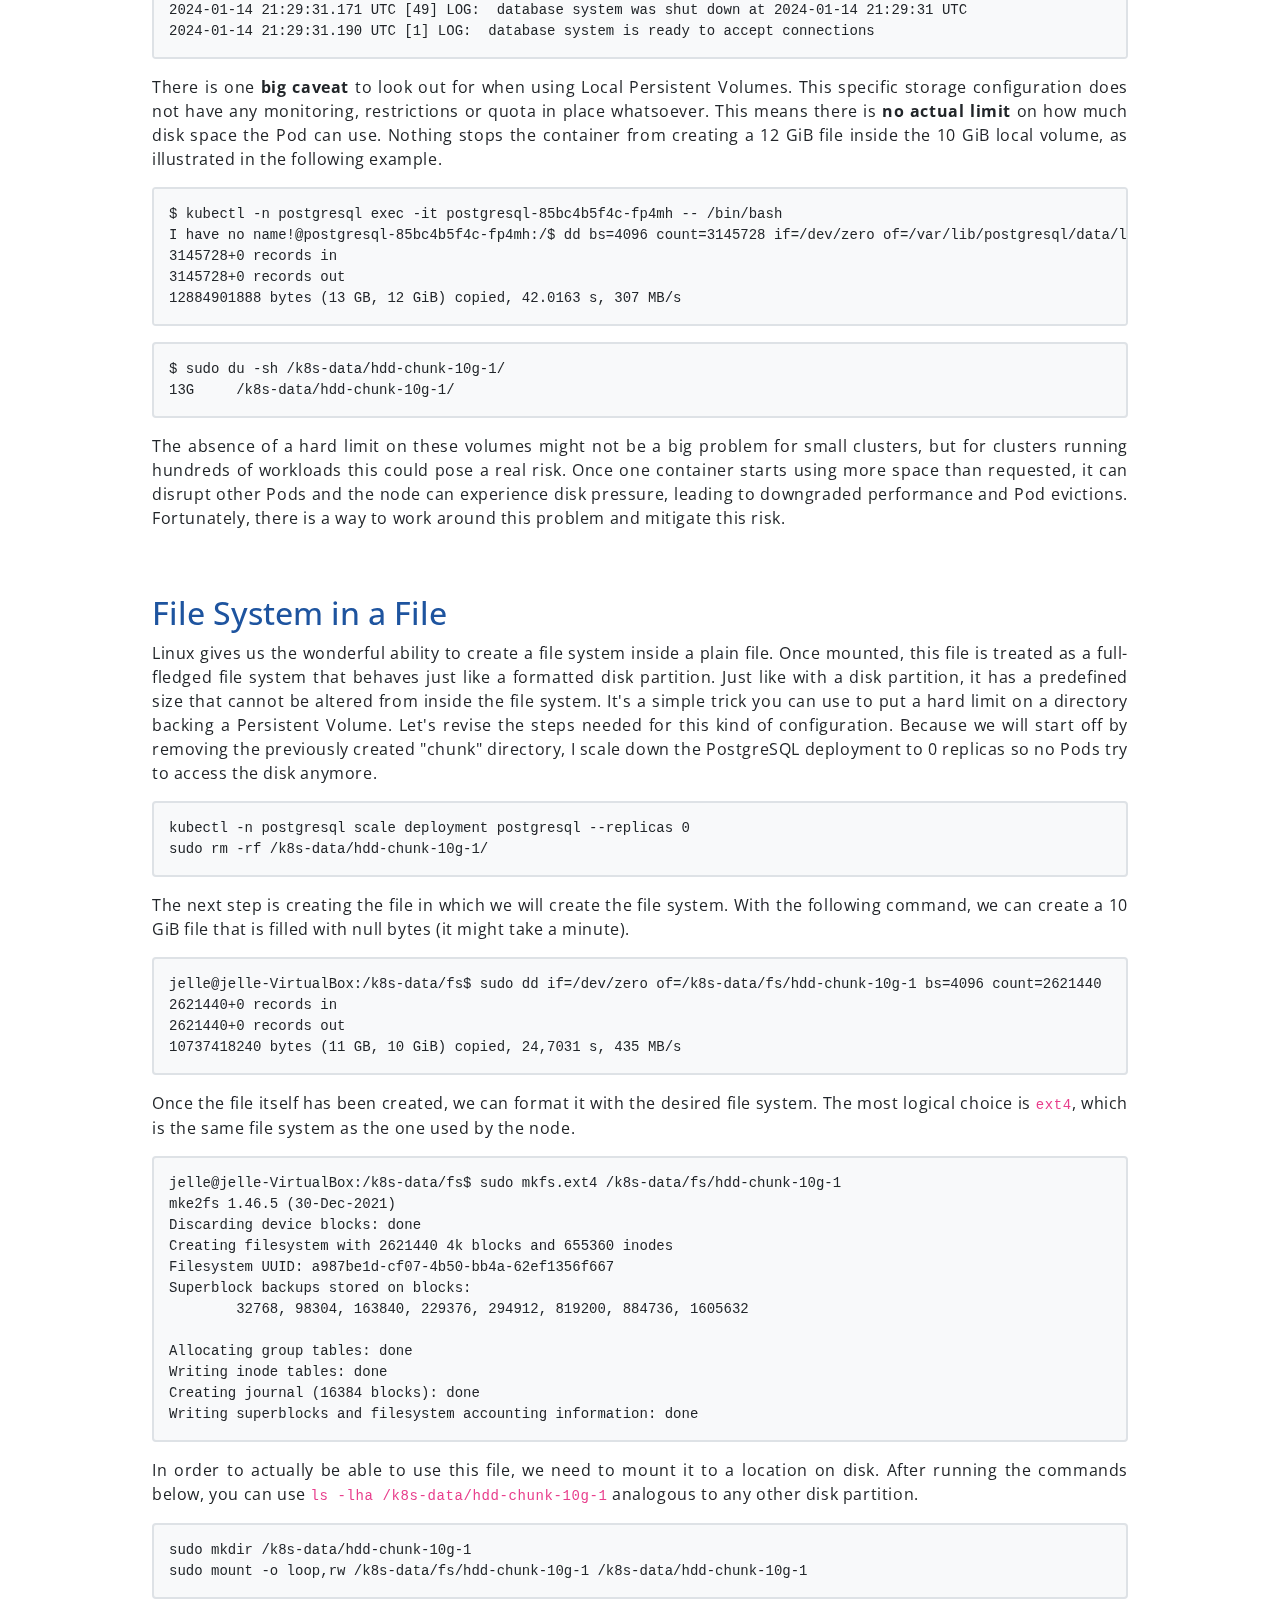
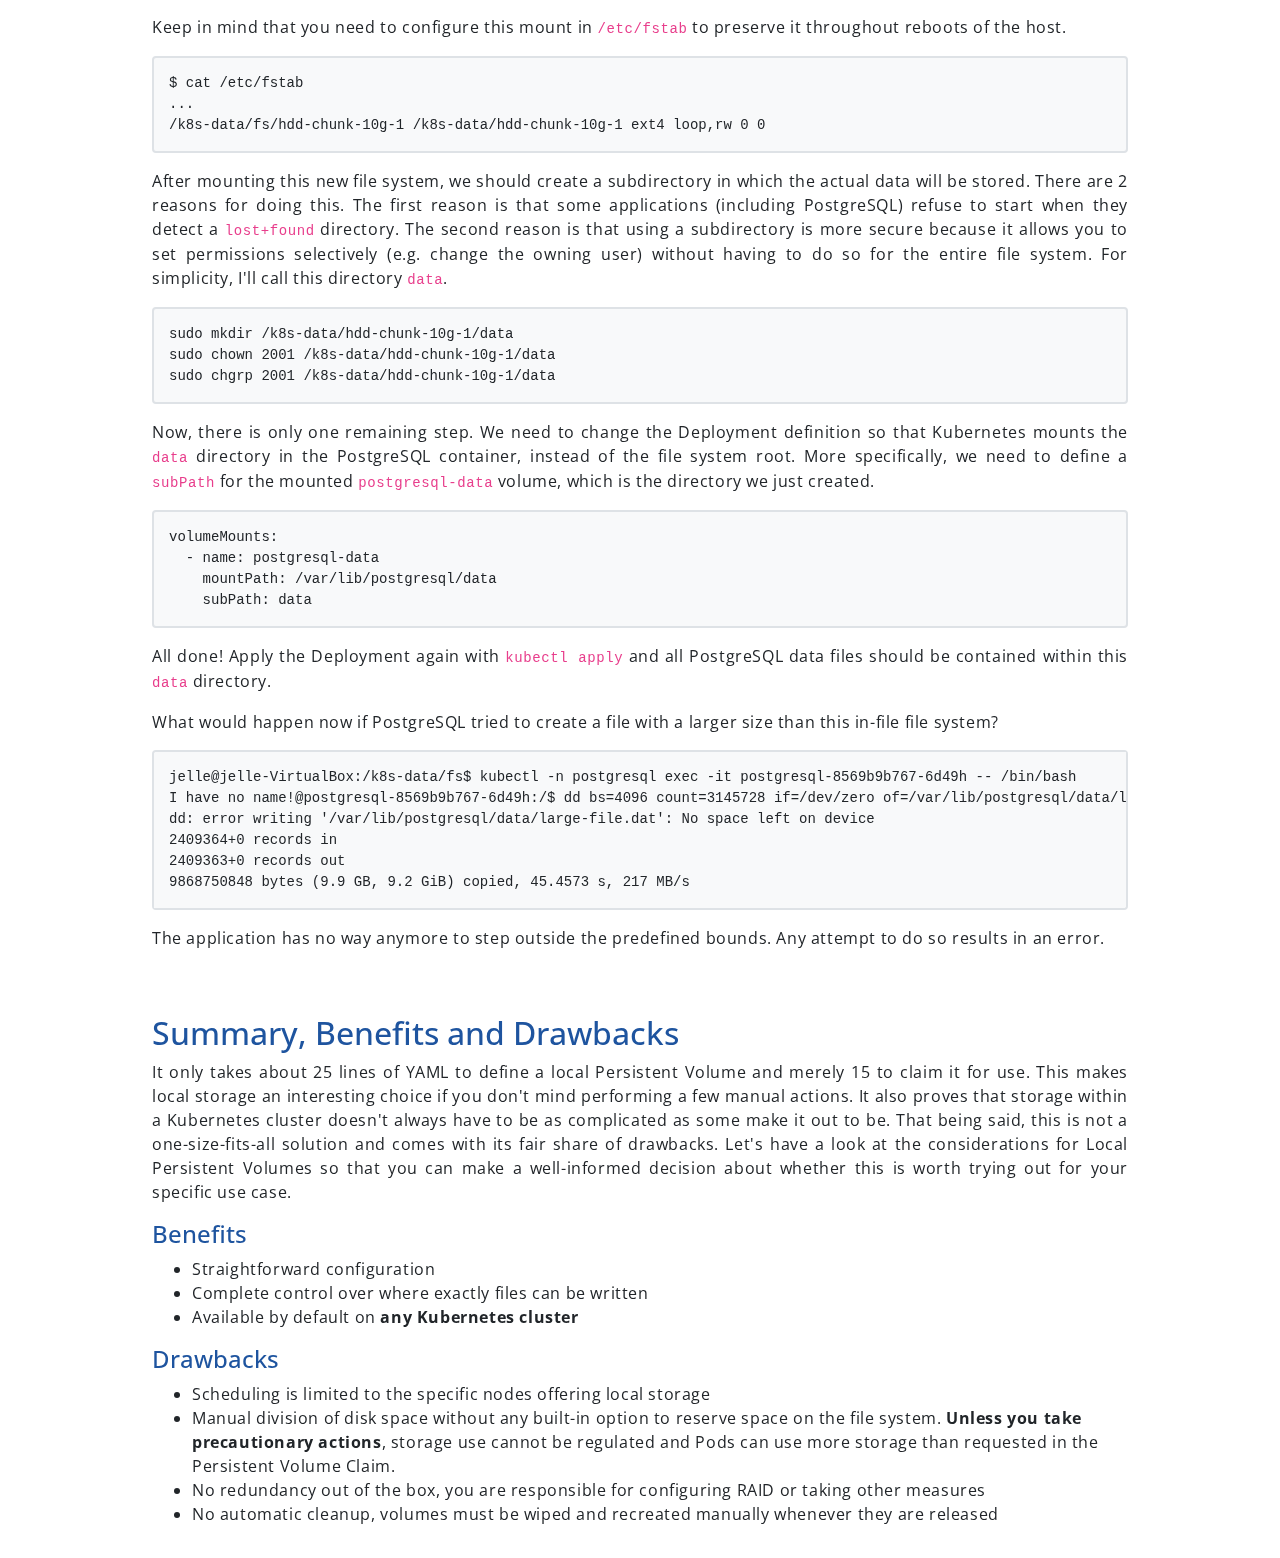
<file: resources/kubernetes-local-persistent-volumes.html>
<!DOCTYPE html>
<html lang="en">
<head>
    <meta charset="UTF-8">
    <meta name="viewport" content="width=device-width, initial-scale=1, shrink-to-fit=no">
    <meta name="description" content="A practical guide on creating and using Local Persistent Volumes on Kubernetes, thereby leveraging node storage. Ideal for on-premise clusters and test environments.">
    <meta name="theme-color" content="#1e549f">

    <title>Mastering Local Persistent Volumes on Kubernetes: A Practical Guide - Jelle Spoelders</title>

    <link rel="stylesheet" href="../assets/css/meyawo.css">

    <link rel="icon" type="image/x-icon" href="../assets/imgs/js.png">
</head>
<body>
    <div class="article-header">
        <a class="link" href="../index.html#articles"><span class="link-decoration">&#x1F850;</span>Go Back to Overview</a>
    </div>

    <section class="section">
        <h1>Mastering Local Persistent Volumes on Kubernetes: A Practical Guide</h1>

        <div class="metadata-expanded">
            <div class="tag-wrapper">
                <div class="tag">
                    <img src="../assets/imgs/kubernetes.svg" alt="" class="inline-icon">
                    <span class="content">Kubernetes</span>
                </div>
            </div>
            <p>&#x270D; Hands-On Guide</p>
            <p>&#x1F4C5; Published on January 24, 2024</p>
        </div>

        <h2 class="article-subtitle">Introduction</h2>
        <p>
            Kubernetes is an extremely powerful platform that allows you to easily schedule hundreds of workloads across
            dozens of nodes. In many cases, a large portion of these containers can do their job without ever having to
            think about storage or disk space. Sooner or later, however, you'll want to deploy an application that
            requires persistent storage. Without any specific configuration, any files written to disk are lost forever
            when a Pod gets deleted or evicted. Luckily, Kubernetes provides plenty of options to resolve this issue.
            While the bulk of these solutions are specific to the cloud you're using (e.g. Microsoft Azure, Google Cloud
            Platform or Amazon Web Services), some cloud-agnostic alternatives exist. The simplest choice is to use
            Local Persistent Volumes, which is built into Kubernetes itself and has been promoted to General
            Availability in version 1.14.
        </p>

        <h2 class="article-subtitle">Prerequisites and Assumptions</h2>
        <p>
            This guide builds on top of <a href="kubeadm-installation.html">Installing a Kubernetes Cluster on Ubuntu
            with kubeadm</a>. It assumes you have a working Kubernetes cluster on which Pods can be deployed and
            started.
        </p>

        <h2 class="article-subtitle">Persistent Volumes</h2>
        <p>
            A Persistent Volume is a definition of storage that is available in the cluster and which has been
            provisioned either manually by an administrator (static) or automatically by a Storage Class provisioner
            (dynamic). It captures the details of a piece of storage backed by a specific storage technology such as
            NFS, local storage or a cloud-provider-specific storage system. The <code>PersistentVolume</code> resource
            typically includes the storage class, capacity and supported access modes (e.g. read-write by a single
            node). In turn, a Storage Class is the description of a specific kind of storage that can be made available
            to the cluster, such as regular HDD storage, high-speed SSD storage or Azure File Storage.
        </p>

        <p>
            Persistent Volumes can be provisioned either statically or dynamically. <span class="font-weight-bold">
            Static provisioning</span> simply means the cluster administrator has to perform a manual action to create
            that Persistent Volume. Consequently, the administrator is also responsible for creating, maintaining and
            cleaning up the underlying storage, such as (a directory on) a physical HDD. This type of provisioning is
            more common with "vanilla" clusters installed from scratch, such as on-premise Kubernetes installations or
            clusters used for development and testing purposes. The cluster administrator has total control over what
            kind of storage they make available to the cluster.
        </p>

        <p>
            <span class="font-weight-bold">Dynamic provisioning</span> means that Persistent Volumes get created
            on-demand by an automated system whenever an application calls for it. In this case, the application is
            leading in what type and size of storage gets provisioned. Cloud providers typically include this type of
            provisioning in their offering.
        </p>

        <h2 class="article-subtitle">Persistent Volume Claims</h2>
        <p>
            A Persistent Volume (PV) is an abstraction layer that decouples persistent storage from individual Pods.
            Consequently, it has a completely separate lifecycle, meaning your Persistent Volume will stay in place when
            your Pod gets deleted. The bridge between a Pod and a Persistent Volume is made through a Persistent Volume
            Claim (PVC).
        </p>

        <p>
            As the name implies, a PVC attempts to claim a certain type and amount of storage by defining the desired
            storage class, requested capacity and access mode. PVCs typically only get removed whenever the entire
            application gets removed from the cluster. What happens as a result depends on the way the Persistent Volume
            was defined. This phase is called <span class="font-weight-bold">reclaiming</span> the Persistent Volume.
        </p>

        <p>
            With most cloud providers, Persistent Volumes are automatically deleted (reclaimed) whenever the Persistent
            Volume Claim gets removed. Therefore, deleting the Persistent Volume Claim has a direct effect on the
            underlying storage (e.g. the virtual hard disk will be removed). This makes sense, because the PV gets
            provisioned the same way: it is created on-demand whenever an application requires it through the definition
            of a PVC.
        </p>

        <p>
            With static provisioning, the cluster administrator is responsible for the maintenance and cleanup of
            Persistent Volumes. Kubernetes itself will not delete any files from the underlying storage and will keep
            the Persistent Volume around in the <code>Released</code> state. It's then up to you as the cluster
            administrator to manually make that storage available again. If you want to reuse it for another
            application, you need to remove all files from the underlying storage and recreate the Persistent Volume in
            Kubernetes.
        </p>

        <h2 class="article-subtitle">Local Persistent Volumes</h2>
        <p>
            Out of the box, Kubernetes provides support for Local Persistent Volumes. These are Persistent Volumes
            backed by a node's local storage (i.e., the physical disk). While you can define your own Storage Class to
            tweak the binding behavior and make it more intelligent, it isn't strictly required. As long as the PV and
            the PVC use the same Storage Class name, Kubernetes will be able to bind that claim. Defining a Local
            Persistent Volume is fairly simple and can be done as follows.
        </p>

        <pre>apiVersion: v1
kind: PersistentVolume
metadata:
  name: hdd-chunk-50g-1
  labels:
    storage-type: hdd
spec:
  capacity:
    storage: 50Gi
  accessModes:
    - ReadWriteOnce
  persistentVolumeReclaimPolicy: Retain
  storageClassName: local-storage
  local:
    path: /k8s-data-hdd/chunk-50g-1
  nodeAffinity:
    required:
      nodeSelectorTerms:
        - matchExpressions:
            - key: kubernetes.io/hostname
              operator: In
              values:
                - pop-os</pre>

        <p>
            In the above YAML snippet, we define the <code>PersistentVolume</code> resource with a capacity of 50 GiB.
            Due to its very nature, this kind of Persistent Volume is bound to a predefined path on the physical disk of
            a specific node in the cluster. In this case, that's the node with hostname <code>pop-os</code>.
        </p>

        <p>
            It's important to note that Kubernetes does not reserve any disk space whatsoever. As a cluster
            administrator, you need to make sure all Persistent Volumes are defined in line with the available storage.
            In other words, you need to ensure that sufficient disk space is available and files can be written to the
            configured path. Even when the total capacity of the HDD is only 100 GiB, Kubernetes won't stop you from
            defining several 200 GiB Persistent Volumes.
        </p>

        <p>
            The following snippet shows an example definition of a Persistent Volume Claim. The storage class name and
            label selector tells Kubernetes what to look for when trying to bind this PVC to one of the available PVs.
            As long as this PVC requests less or equal storage capacity than defined in the PV, it can be bound to it.
            Note that <code>PersistentVolume</code> exists as a cluster resource, while
            <code>PersistentVolumeClaim</code> resides within a namespace.
        </p>

        <pre>apiVersion: v1
kind: PersistentVolumeClaim
metadata:
  name: your-data
  namespace: your-application
spec:
  storageClassName: local-storage
  selector:
    matchLabels:
      storage-type: hdd
  accessModes:
    - ReadWriteOnce
  resources:
    requests:
      storage: 50Gi</pre>

        <h2 class="article-subtitle">Example: Deploying a Database</h2>

        <p>
            Now that we went over the concepts, it's time to put it all into practice and walk through an example of
            deploying a PostgreSQL database. Starting off, we need to have a location for PostgreSQL to put its files.
            We'll create a directory and change the owning user and group to ID <code>2001</code>, so we can work with a
            predictable UID and GID inside the container and avoid permission issues.
        </p>

        <pre>sudo mkdir -p /k8s-data/hdd-chunk-10g-1
sudo chown 2001 /k8s-data/hdd-chunk-10g-1/
sudo chgrp 2001 /k8s-data/hdd-chunk-10g-1/</pre>

        <p>
            Next, we define the Persistent Volume according to the created directory and intended disk space usage. As
            mentioned before, we can't explicitly reserve any capacity through this configuration, so the listed storage
            capacity is merely indicative and serves as a criteria for binding a Persistent Volume Claim (the requested
            capacity must be smaller or equal to the storage capacity of the Persistent Volume).
        </p>

        <pre>apiVersion: v1
kind: PersistentVolume
metadata:
  name: hdd-chunk-10g-1
  labels:
    storage-type: hdd
spec:
  capacity:
    storage: 10Gi
  accessModes:
    - ReadWriteOnce
  persistentVolumeReclaimPolicy: Retain
  storageClassName: local-storage
  local:
    path: /k8s-data/hdd-chunk-10g-1
  nodeAffinity:
    required:
      nodeSelectorTerms:
        - matchExpressions:
            - key: kubernetes.io/hostname
              operator: In
              values:
                - jelle-virtualbox</pre>

        <p>
            Because Persistent Volume Claims are scoped to a namespace, we have to create one before we can define the
            <code>PersistentVolumeClaim</code> resource.
        </p>

        <pre>kubectl create namespace postgresql</pre>

        <pre>apiVersion: v1
kind: PersistentVolumeClaim
metadata:
  name: postgresql-data
  namespace: postgresql
spec:
  storageClassName: local-storage
  selector:
    matchLabels:
      storage-type: hdd
  accessModes:
    - ReadWriteOnce
  resources:
    requests:
      storage: 10Gi</pre>

        <p>
            These steps are all that's required for the volume part. At this point, we can deploy our application and
            start using the storage we just claimed. I'll apply some best practices here and create a randomized secret
            for the database's admin user. Then we can deploy the PostgreSQL instance itself, which we'll do through a
            Deployment with exactly 1 replica (chosen for simplicity, alternatively a Stateful Set could be used). I
            choose not to mount the default service account token, because the Pod simply doesn't need it and because
            it makes the setup slightly more secure. I also run the container with user and group <code>2001</code>, so
            that it matches the UID and GID of the assigned directory. The container would run as <code>root</code> (UID
            and GID <code>0</code>) by default, which poses a risk because <code>root</code> inside the container is
            also <code>root</code> on the host. This is especially problematic if the container has direct access to the
            host's file system.
        </p>

        <pre>kubectl -n postgresql create secret generic postgresql-admin \
    --from-literal=username=postgres \
    --from-literal=password=$(head /dev/urandom | tr -dc A-Za-z0-9 | head -c 32)</pre>

        <pre>apiVersion: apps/v1
kind: Deployment
metadata:
  name: postgresql
  namespace: postgresql
spec:
  selector:
    matchLabels:
      app: postgresql
  strategy:
    type: Recreate
  replicas: 1
  template:
    metadata:
      labels:
        app: postgresql
    spec:
      automountServiceAccountToken: false
      containers:
        - name: postgresql
          image: postgres:12.4
          env:
            - name: POSTGRES_USER
              valueFrom:
                secretKeyRef:
                  name: postgresql-admin
                  key: username
            - name: POSTGRES_PASSWORD
              valueFrom:
                secretKeyRef:
                  name: postgresql-admin
                  key: password
          ports:
            - name: postgres
              containerPort: 5432
          volumeMounts:
            - name: postgresql-data
              mountPath: /var/lib/postgresql/data
          resources:
            requests:
              memory: 250Mi
            limits:
              memory: 500Mi
      volumes:
        - name: postgresql-data
          persistentVolumeClaim:
            claimName: postgresql-data
      securityContext:
        runAsUser: 2001
        runAsGroup: 2001</pre>
        
        <p>
            We're all set now! PostgreSQL should have successfully started and be initialized, as indicated by the
            following logs.
        </p>

        <pre>PostgreSQL init process complete; ready for start up.

2024-01-14 21:29:31.126 UTC [1] LOG:  starting PostgreSQL 12.4 (Debian 12.4-1.pgdg100+1) on x86_64-pc-linux-gnu, compiled by gcc (Debian 8.3.0-6) 8.3.0, 64-bit
2024-01-14 21:29:31.127 UTC [1] LOG:  listening on IPv4 address "0.0.0.0", port 5432
2024-01-14 21:29:31.127 UTC [1] LOG:  listening on IPv6 address "::", port 5432
2024-01-14 21:29:31.137 UTC [1] LOG:  listening on Unix socket "/var/run/postgresql/.s.PGSQL.5432"
2024-01-14 21:29:31.171 UTC [49] LOG:  database system was shut down at 2024-01-14 21:29:31 UTC
2024-01-14 21:29:31.190 UTC [1] LOG:  database system is ready to accept connections</pre>

        <p>
            There is one <span class="font-weight-bold">big caveat</span> to look out for when using Local Persistent
            Volumes. This specific storage configuration does not have any monitoring, restrictions or quota in place
            whatsoever. This means there is <span class="font-weight-bold">no actual limit</span> on how much disk space
            the Pod can use. Nothing stops the container from creating a 12 GiB file inside the 10 GiB local volume, as
            illustrated in the following example.
        </p>

        <pre>$ kubectl -n postgresql exec -it postgresql-85bc4b5f4c-fp4mh -- /bin/bash
I have no name!@postgresql-85bc4b5f4c-fp4mh:/$ dd bs=4096 count=3145728 if=/dev/zero of=/var/lib/postgresql/data/large-file.dat
3145728+0 records in
3145728+0 records out
12884901888 bytes (13 GB, 12 GiB) copied, 42.0163 s, 307 MB/s</pre>

        <pre>$ sudo du -sh /k8s-data/hdd-chunk-10g-1/
13G     /k8s-data/hdd-chunk-10g-1/</pre>

        <p>
            The absence of a hard limit on these volumes might not be a big problem for small clusters, but for clusters
            running hundreds of workloads this could pose a real risk. Once one container starts using more space than
            requested, it can disrupt other Pods and the node can experience disk pressure, leading to downgraded
            performance and Pod evictions. Fortunately, there is a way to work around this problem and mitigate this risk.
        </p>

        <h2 class="article-subtitle">File System in a File</h2>

        <p>
            Linux gives us the wonderful ability to create a file system inside a plain file. Once mounted, this file is
            treated as a full-fledged file system that behaves just like a formatted disk partition. Just like with a
            disk partition, it has a predefined size that cannot be altered from inside the file system. It's a simple
            trick you can use to put a hard limit on a directory backing a Persistent Volume. Let's revise the steps
            needed for this kind of configuration. Because we will start off by removing the previously created "chunk"
            directory, I scale down the PostgreSQL deployment to 0 replicas so no Pods try to access the disk anymore.
        </p>

        <pre>kubectl -n postgresql scale deployment postgresql --replicas 0
sudo rm -rf /k8s-data/hdd-chunk-10g-1/</pre>

        <p>
            The next step is creating the file in which we will create the file system. With the following command, we
            can create a 10 GiB file that is filled with null bytes (it might take a minute).
        </p>

        <pre>jelle@jelle-VirtualBox:/k8s-data/fs$ sudo dd if=/dev/zero of=/k8s-data/fs/hdd-chunk-10g-1 bs=4096 count=2621440
2621440+0 records in
2621440+0 records out
10737418240 bytes (11 GB, 10 GiB) copied, 24,7031 s, 435 MB/s</pre>

        <p>
            Once the file itself has been created, we can format it with the desired file system. The most logical
            choice is <code>ext4</code>, which is the same file system as the one used by the node.
        </p>

        <pre>jelle@jelle-VirtualBox:/k8s-data/fs$ sudo mkfs.ext4 /k8s-data/fs/hdd-chunk-10g-1
mke2fs 1.46.5 (30-Dec-2021)
Discarding device blocks: done
Creating filesystem with 2621440 4k blocks and 655360 inodes
Filesystem UUID: a987be1d-cf07-4b50-bb4a-62ef1356f667
Superblock backups stored on blocks:
        32768, 98304, 163840, 229376, 294912, 819200, 884736, 1605632

Allocating group tables: done
Writing inode tables: done
Creating journal (16384 blocks): done
Writing superblocks and filesystem accounting information: done</pre>

        <p>
            In order to actually be able to use this file, we need to mount it to a location on disk. After running the
            commands below, you can use <code>ls -lha /k8s-data/hdd-chunk-10g-1</code> analogous to any other disk
            partition.
        </p>

        <pre>sudo mkdir /k8s-data/hdd-chunk-10g-1
sudo mount -o loop,rw /k8s-data/fs/hdd-chunk-10g-1 /k8s-data/hdd-chunk-10g-1</pre>

        <p>
            Keep in mind that you need to configure this mount in <code>/etc/fstab</code> to preserve it throughout
            reboots of the host.
        </p>

        <pre>$ cat /etc/fstab
...
/k8s-data/fs/hdd-chunk-10g-1 /k8s-data/hdd-chunk-10g-1 ext4 loop,rw 0 0</pre>

        <p>
            After mounting this new file system, we should create a subdirectory in which the actual data will be
            stored. There are 2 reasons for doing this. The first reason is that some applications (including
            PostgreSQL) refuse to start when they detect a <code>lost+found</code> directory. The second reason is that
            using a subdirectory is more secure because it allows you to set permissions selectively (e.g. change the
            owning user) without having to do so for the entire file system. For simplicity, I'll call this directory
            <code>data</code>.
        </p>

        <pre>sudo mkdir /k8s-data/hdd-chunk-10g-1/data
sudo chown 2001 /k8s-data/hdd-chunk-10g-1/data
sudo chgrp 2001 /k8s-data/hdd-chunk-10g-1/data</pre>

        <p>
            Now, there is only one remaining step. We need to change the Deployment definition so that Kubernetes mounts
            the <code>data</code> directory in the PostgreSQL container, instead of the file system root. More
            specifically, we need to define a <code>subPath</code> for the mounted <code>postgresql-data</code> volume,
            which is the directory we just created.
        </p>

        <pre>volumeMounts:
  - name: postgresql-data
    mountPath: /var/lib/postgresql/data
    subPath: data</pre>

        <p>
            All done! Apply the Deployment again with <code>kubectl apply</code> and all PostgreSQL data files should be
            contained within this <code>data</code> directory.
        </p>

        <p>
            What would happen now if PostgreSQL tried to create a file with a larger size than this in-file file system?
        </p>

        <pre>jelle@jelle-VirtualBox:/k8s-data/fs$ kubectl -n postgresql exec -it postgresql-8569b9b767-6d49h -- /bin/bash
I have no name!@postgresql-8569b9b767-6d49h:/$ dd bs=4096 count=3145728 if=/dev/zero of=/var/lib/postgresql/data/large-file.dat
dd: error writing '/var/lib/postgresql/data/large-file.dat': No space left on device
2409364+0 records in
2409363+0 records out
9868750848 bytes (9.9 GB, 9.2 GiB) copied, 45.4573 s, 217 MB/s</pre>

        <p>
            The application has no way anymore to step outside the predefined bounds. Any attempt to do so results in an
            error.
        </p>

        <h2 class="article-subtitle">Summary, Benefits and Drawbacks</h2>

        <p>
            It only takes about 25 lines of YAML to define a local Persistent Volume and merely 15 to claim it for use.
            This makes local storage an interesting choice if you don't mind performing a few manual actions. It also
            proves that storage within a Kubernetes cluster doesn't always have to be as complicated as some make it out
            to be. That being said, this is not a one-size-fits-all solution and comes with its fair share of drawbacks.
            Let's have a look at the considerations for Local Persistent Volumes so that you can make a well-informed
            decision about whether this is worth trying out for your specific use case.
        </p>

        <h3 class="subtitle">Benefits</h3>
        <ul>
            <li>Straightforward configuration</li>
            <li>Complete control over where exactly files can be written</li>
            <li>Available by default on <span class="font-weight-bold">any Kubernetes cluster</span></li>
        </ul>

        <h3 class="subtitle">Drawbacks</h3>
        <ul>
            <li>
                Scheduling is limited to the specific nodes offering local storage
            </li>
            <li>
                Manual division of disk space without any built-in option to reserve space on the file system.
                <span class="font-weight-bold">Unless you take precautionary actions</span>, storage use cannot be
                regulated and Pods can use more storage than requested in the Persistent Volume Claim.
            </li>
            <li>No redundancy out of the box, you are responsible for configuring RAID or taking other measures</li>
            <li>No automatic cleanup, volumes must be wiped and recreated manually whenever they are released</li>
        </ul>

    </section>
</body>
</html>
</file>
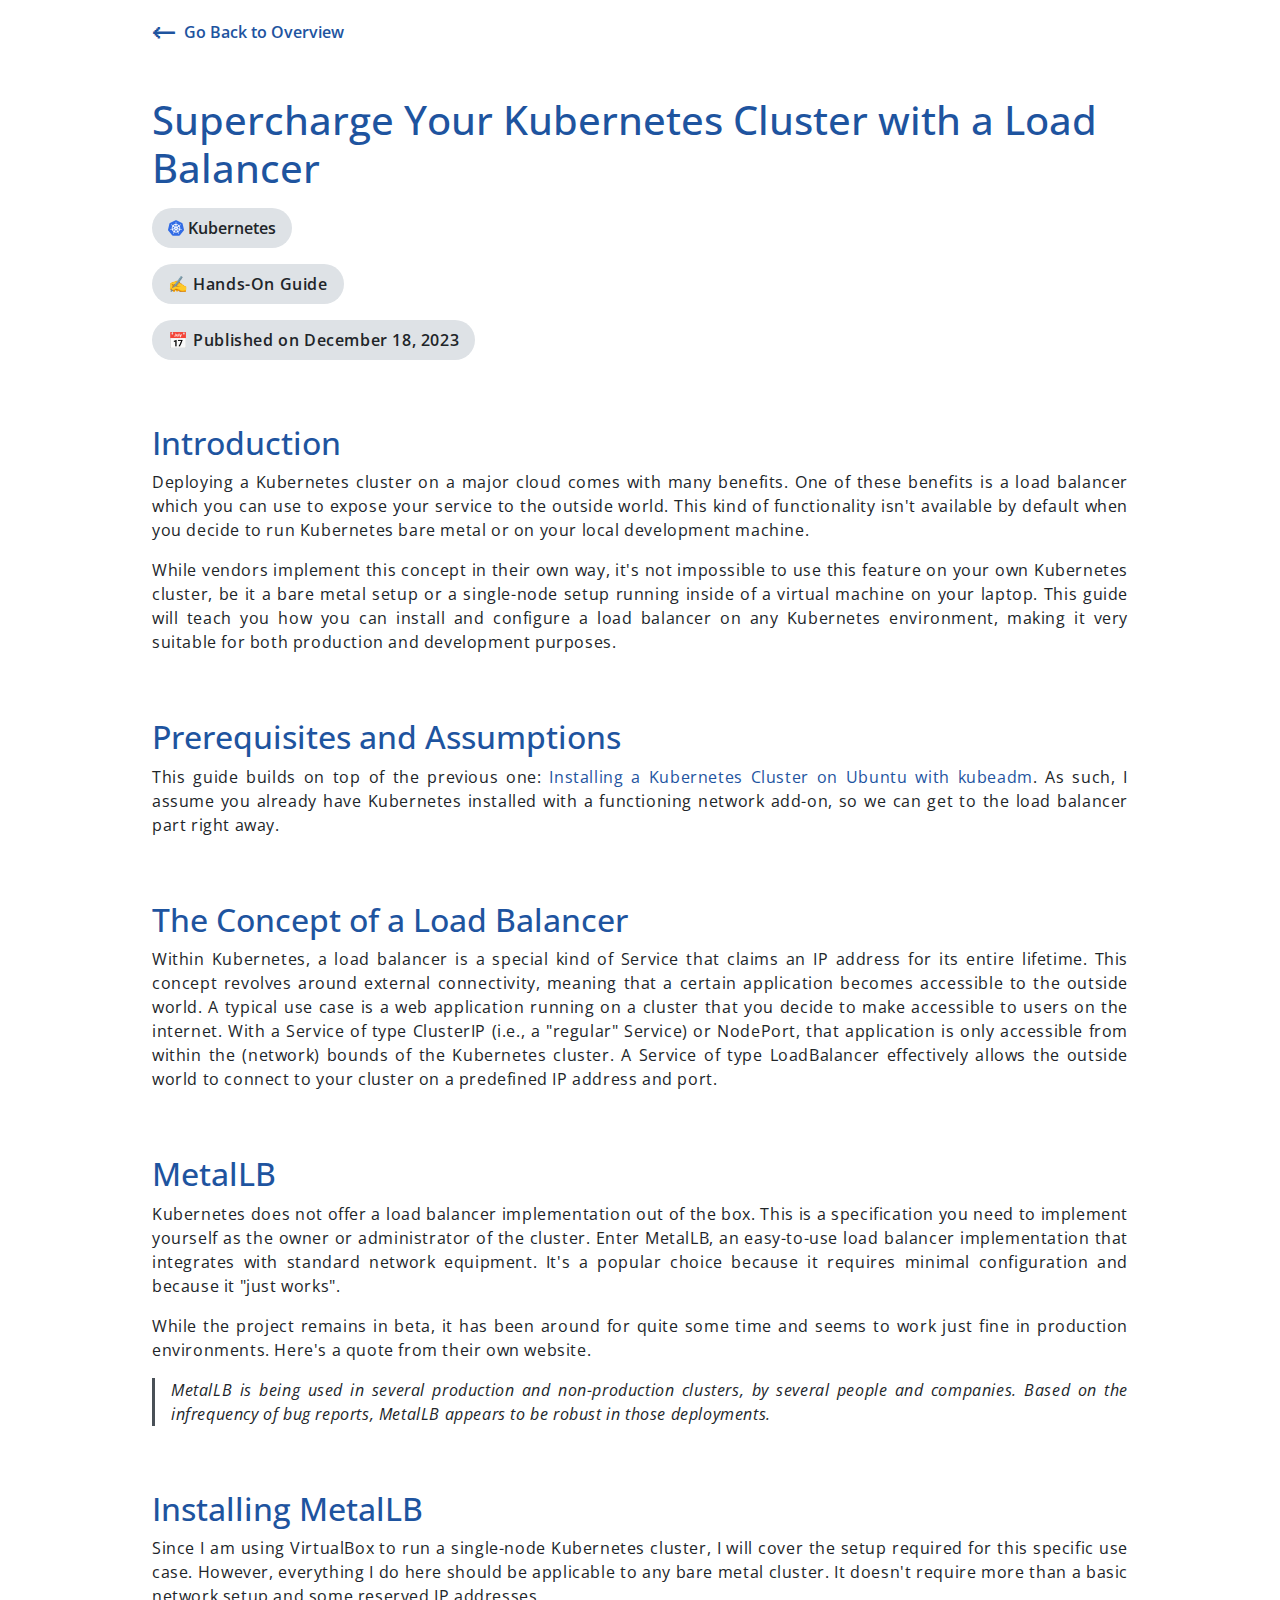
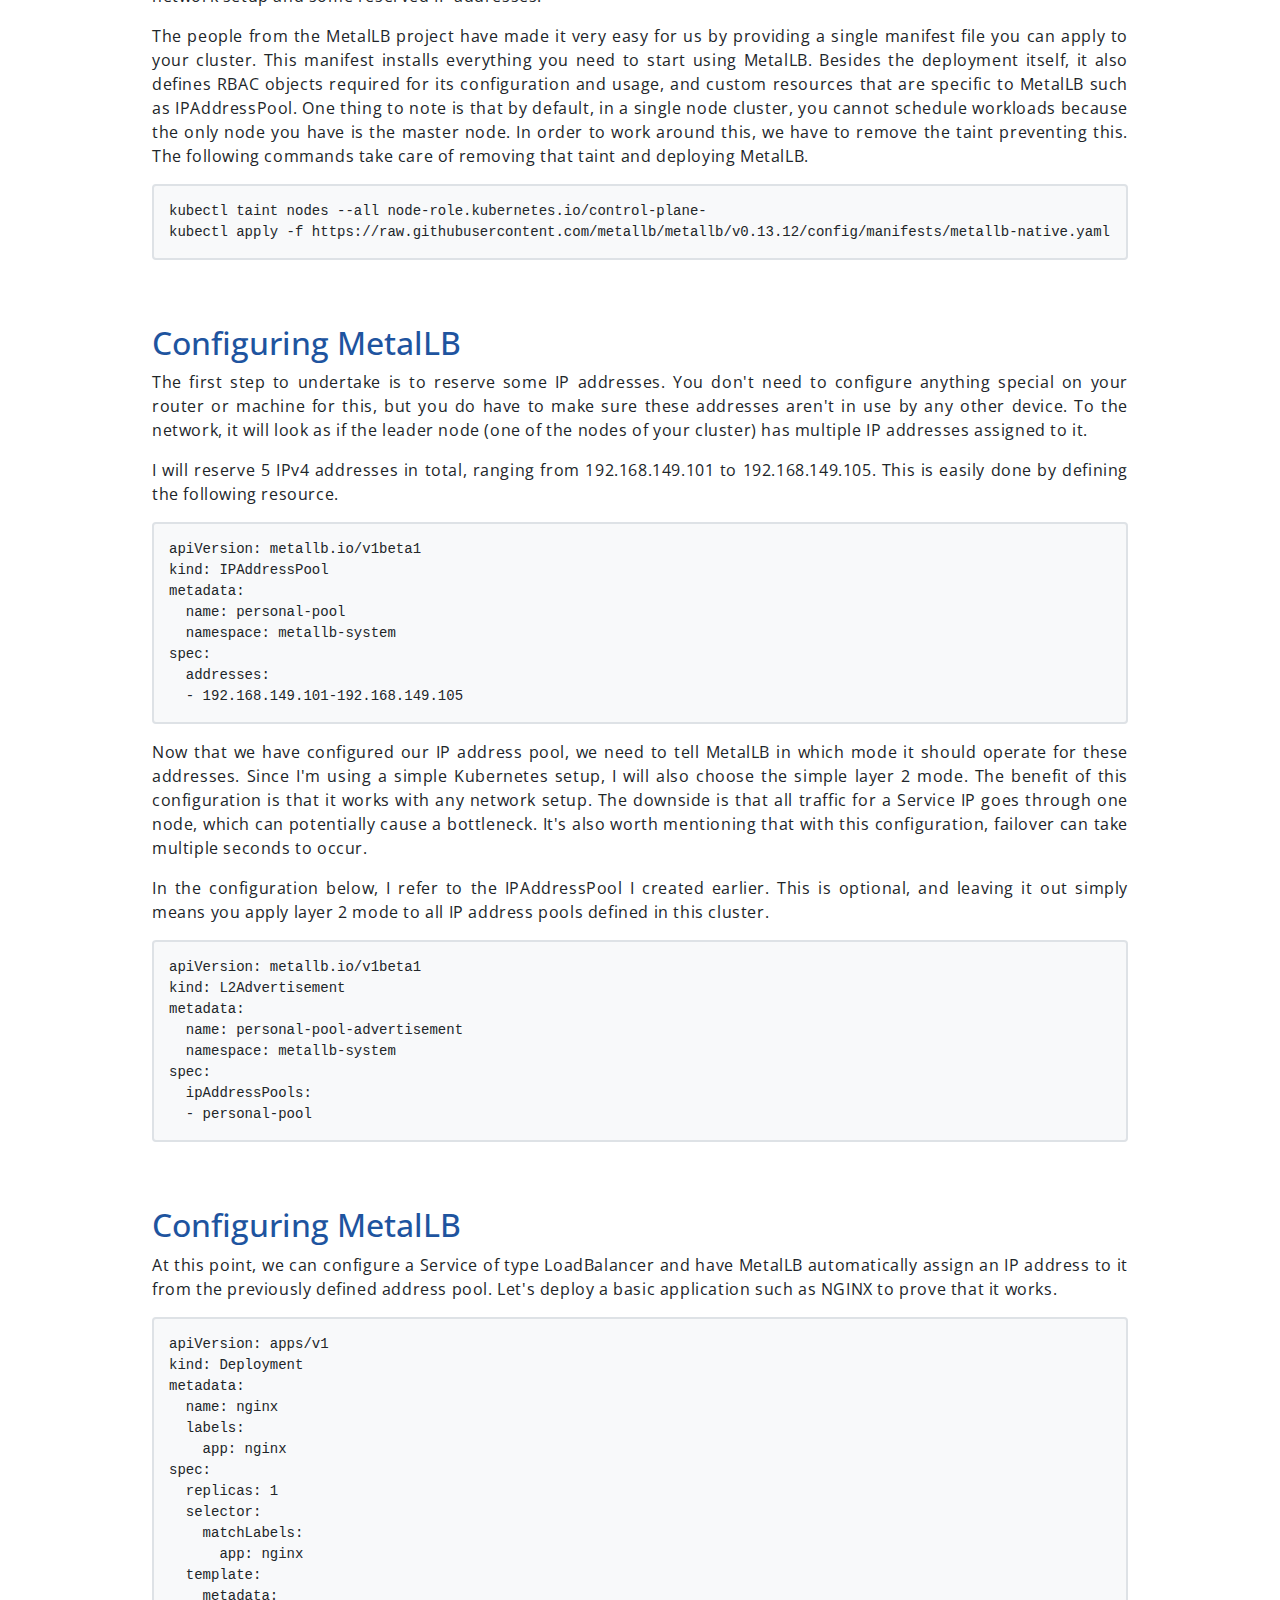
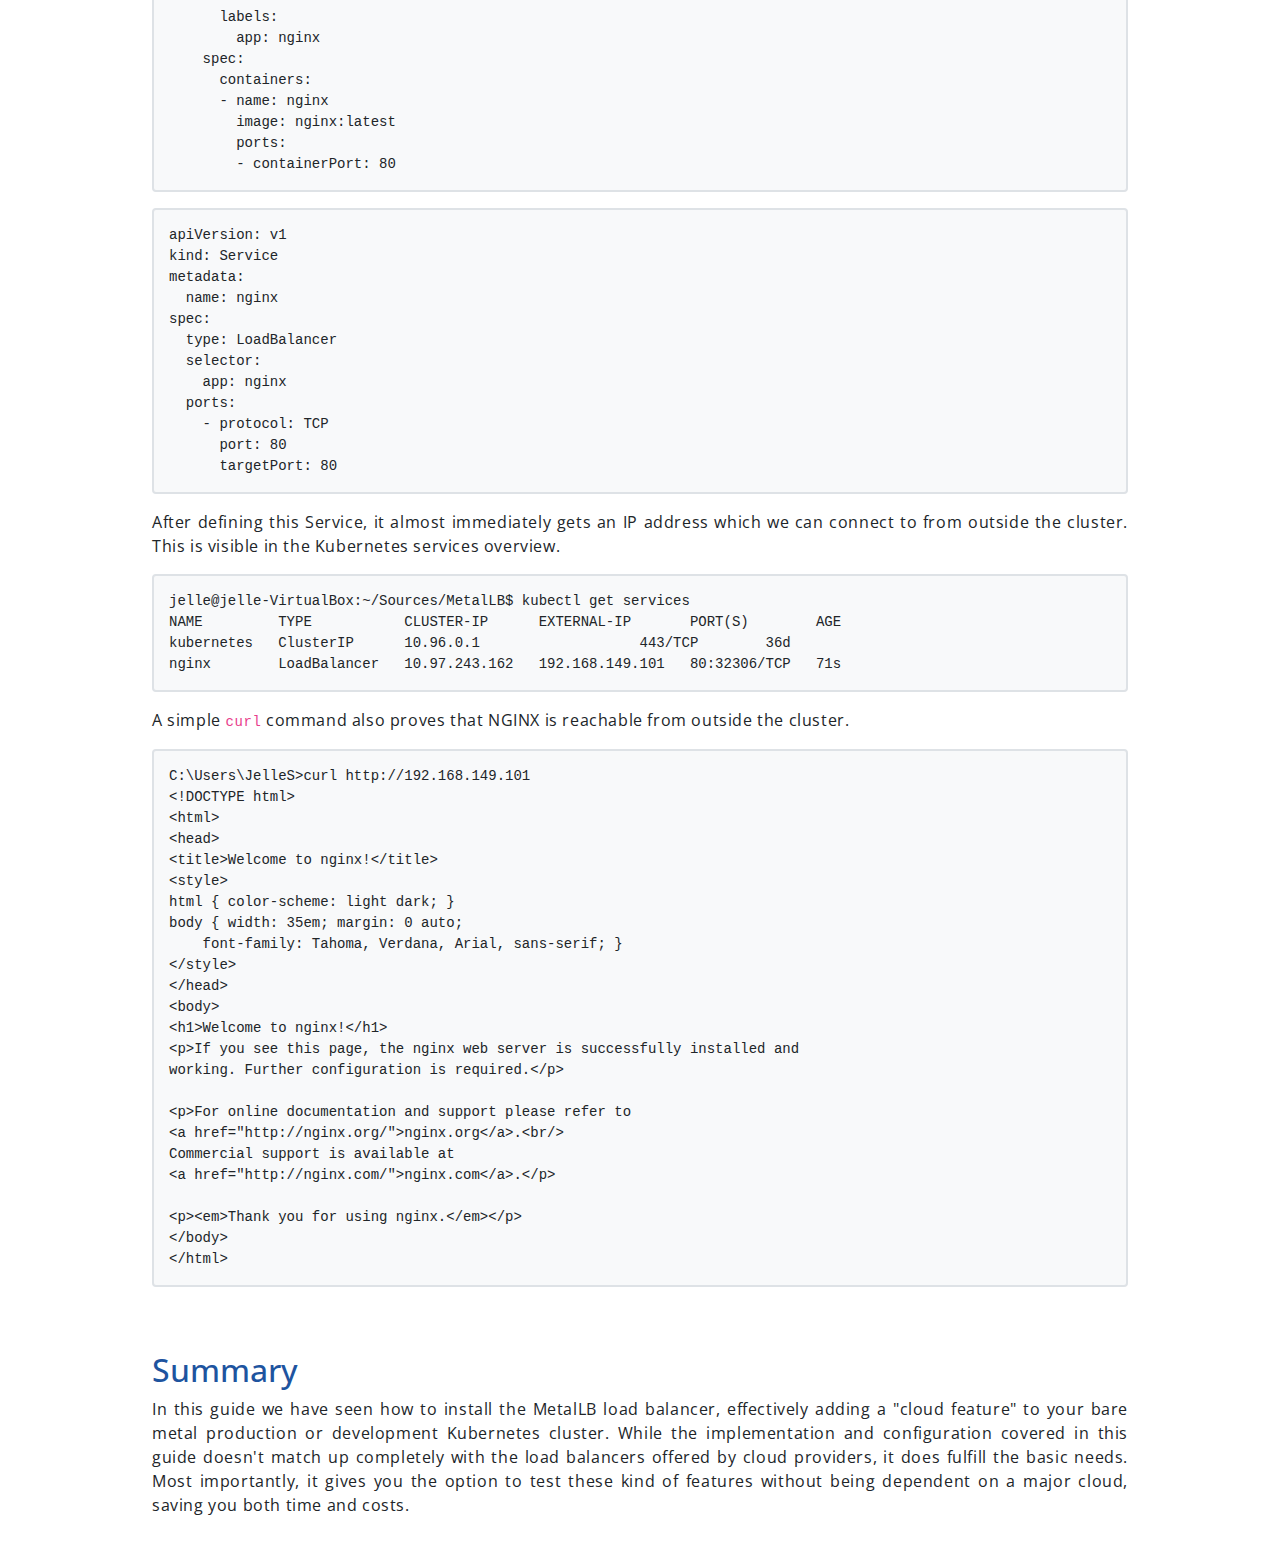
<file: resources/metallb-installation.html>
<!DOCTYPE html>
<html lang="en">
<head>
    <meta charset="UTF-8">
    <meta name="viewport" content="width=device-width, initial-scale=1, shrink-to-fit=no">
    <meta name="description" content="Guide on how to install the MetalLB load balancer on a bare metal Kubernetes cluster.">
    <meta name="theme-color" content="#1e549f">

    <title>Supercharge Your Kubernetes Cluster with a Load Balancer - Jelle Spoelders</title>

    <link rel="stylesheet" href="../assets/css/meyawo.css">

    <link rel="icon" type="image/x-icon" href="../assets/imgs/js.png">
</head>
<body>
    <div class="article-header">
        <a class="link" href="../index.html#articles"><span class="link-decoration">&#x1F850;</span>Go Back to Overview</a>
    </div>

    <section class="section">
        <h1>Supercharge Your Kubernetes Cluster with a Load Balancer</h1>

        <div class="metadata-expanded">
            <div class="tag-wrapper">
                <div class="tag">
                    <img src="../assets/imgs/kubernetes.svg" alt="" class="inline-icon">
                    <span class="content">Kubernetes</span>
                </div>
            </div>
            <p>&#x270D; Hands-On Guide</p>
            <p>&#x1F4C5; Published on December 18, 2023</p>
        </div>

        <h2 class="article-subtitle">Introduction</h2>
        <p>
            Deploying a Kubernetes cluster on a major cloud comes with many benefits. One of these benefits is a load
            balancer which you can use to expose your service to the outside world. This kind of functionality isn't
            available by default when you decide to run Kubernetes bare metal or on your local development machine.
        </p>
        <p>
            While vendors implement this concept in their own way, it's not impossible to use this feature on your own
            Kubernetes cluster, be it a bare metal setup or a single-node setup running inside of a virtual machine on
            your laptop. This guide will teach you how you can install and configure a load balancer on any Kubernetes
            environment, making it very suitable for both production and development purposes.
        </p>

        <h2 class="article-subtitle">Prerequisites and Assumptions</h2>
        <p>
            This guide builds on top of the previous one: <a href="kubeadm-installation.html">Installing a Kubernetes
            Cluster on Ubuntu with kubeadm</a>. As such, I assume you already have Kubernetes installed with a
            functioning network add-on, so we can get to the load balancer part right away.
        </p>

        <h2 class="article-subtitle">The Concept of a Load Balancer</h2>
        <p>
            Within Kubernetes, a load balancer is a special kind of Service that claims an IP address for its entire
            lifetime. This concept revolves around external connectivity, meaning that a certain application becomes
            accessible to the outside world. A typical use case is a web application running on a cluster that you
            decide to make accessible to users on the internet. With a Service of type ClusterIP (i.e., a "regular"
            Service) or NodePort, that application is only accessible from within the (network) bounds of the Kubernetes
            cluster. A Service of type LoadBalancer effectively allows the outside world to connect to your cluster on a
            predefined IP address and port.
        </p>

        <h2 class="article-subtitle">MetalLB</h2>
        <p>
            Kubernetes does not offer a load balancer implementation out of the box. This is a specification you need to
            implement yourself as the owner or administrator of the cluster. Enter MetalLB, an easy-to-use load balancer
            implementation that integrates with standard network equipment. It's a popular choice because it requires
            minimal configuration and because it "just works".
        </p>
        <p>
            While the project remains in beta, it has been around for quite some time and seems to work just fine in
            production environments. Here's a quote from their own website.
        </p>
        <p class="quote">
            MetalLB is being used in several production and non-production clusters, by several people and companies.
            Based on the infrequency of bug reports, MetalLB appears to be robust in those deployments.
        </p>

        <h2 class="article-subtitle">Installing MetalLB</h2>
        <p>
            Since I am using VirtualBox to run a single-node Kubernetes cluster, I will cover the setup required for
            this specific use case. However, everything I do here should be applicable to any bare metal cluster. It
            doesn't require more than a basic network setup and some reserved IP addresses.
        </p>
        <p>
            The people from the MetalLB project have made it very easy for us by providing a single manifest file you
            can apply to your cluster. This manifest installs everything you need to start using MetalLB. Besides the
            deployment itself, it also defines RBAC objects required for its configuration and usage, and custom
            resources that are specific to MetalLB such as IPAddressPool. One thing to note is that by default, in a
            single node cluster, you cannot schedule workloads because the only node you have is the master node. In
            order to work around this, we have to remove the taint preventing this. The following commands take care of
            removing that taint and deploying MetalLB.
        </p>

        <pre>kubectl taint nodes --all node-role.kubernetes.io/control-plane-
kubectl apply -f https://raw.githubusercontent.com/metallb/metallb/v0.13.12/config/manifests/metallb-native.yaml</pre>

        <h2 class="article-subtitle">Configuring MetalLB</h2>
        <p>
            The first step to undertake is to reserve some IP addresses. You don't need to configure anything special on
            your router or machine for this, but you do have to make sure these addresses aren't in use by any other
            device. To the network, it will look as if the leader node (one of the nodes of your cluster) has multiple
            IP addresses assigned to it.
        </p>
        <p>
            I will reserve 5 IPv4 addresses in total, ranging from 192.168.149.101 to 192.168.149.105. This is easily
            done by defining the following resource.
        </p>

        <pre>apiVersion: metallb.io/v1beta1
kind: IPAddressPool
metadata:
  name: personal-pool
  namespace: metallb-system
spec:
  addresses:
  - 192.168.149.101-192.168.149.105</pre>

        <p>
            Now that we have configured our IP address pool, we need to tell MetalLB in which mode it should operate for
            these addresses. Since I'm using a simple Kubernetes setup, I will also choose the simple layer 2 mode. The
            benefit of this configuration is that it works with any network setup. The downside is that all traffic for
            a Service IP goes through one node, which can potentially cause a bottleneck. It's also worth mentioning
            that with this configuration, failover can take multiple seconds to occur.
        </p>
        <p>
            In the configuration below, I refer to the IPAddressPool I created earlier. This is optional, and leaving it
            out simply means you apply layer 2 mode to all IP address pools defined in this cluster.
        </p>

        <pre>apiVersion: metallb.io/v1beta1
kind: L2Advertisement
metadata:
  name: personal-pool-advertisement
  namespace: metallb-system
spec:
  ipAddressPools:
  - personal-pool</pre>

        <h2 class="article-subtitle">Configuring MetalLB</h2>
        <p>
            At this point, we can configure a Service of type LoadBalancer and have MetalLB automatically assign an IP
            address to it from the previously defined address pool. Let's deploy a basic application such as NGINX to
            prove that it works.
        </p>

        <pre>apiVersion: apps/v1
kind: Deployment
metadata:
  name: nginx
  labels:
    app: nginx
spec:
  replicas: 1
  selector:
    matchLabels:
      app: nginx
  template:
    metadata:
      labels:
        app: nginx
    spec:
      containers:
      - name: nginx
        image: nginx:latest
        ports:
        - containerPort: 80</pre>

        <pre>apiVersion: v1
kind: Service
metadata:
  name: nginx
spec:
  type: LoadBalancer
  selector:
    app: nginx
  ports:
    - protocol: TCP
      port: 80
      targetPort: 80</pre>

        <p>
            After defining this Service, it almost immediately gets an IP address which we can connect to from outside
            the cluster. This is visible in the Kubernetes services overview.
        </p>

        <pre>jelle@jelle-VirtualBox:~/Sources/MetalLB$ kubectl get services
NAME         TYPE           CLUSTER-IP      EXTERNAL-IP       PORT(S)        AGE
kubernetes   ClusterIP      10.96.0.1       <none>            443/TCP        36d
nginx        LoadBalancer   10.97.243.162   192.168.149.101   80:32306/TCP   71s</pre>

        <p>A simple <code>curl</code> command also proves that NGINX is reachable from outside the cluster.</p>

        <pre>C:\Users\JelleS>curl http://192.168.149.101
&lt;!DOCTYPE html&gt;
&lt;html&gt;
&lt;head&gt;
&lt;title&gt;Welcome to nginx!&lt;/title&gt;
&lt;style&gt;
html { color-scheme: light dark; }
body { width: 35em; margin: 0 auto;
    font-family: Tahoma, Verdana, Arial, sans-serif; }
&lt;/style&gt;
&lt;/head&gt;
&lt;body&gt;
&lt;h1&gt;Welcome to nginx!&lt;/h1&gt;
&lt;p&gt;If you see this page, the nginx web server is successfully installed and
working. Further configuration is required.&lt;/p&gt;

&lt;p&gt;For online documentation and support please refer to
&lt;a href="http://nginx.org/"&gt;nginx.org&lt;/a&gt;.&lt;br/&gt;
Commercial support is available at
&lt;a href="http://nginx.com/"&gt;nginx.com&lt;/a&gt;.&lt;/p&gt;

&lt;p&gt;&lt;em&gt;Thank you for using nginx.&lt;/em&gt;&lt;/p&gt;
&lt;/body&gt;
&lt;/html&gt;</pre>

        <h2 class="article-subtitle">Summary</h2>

        <p>
            In this guide we have seen how to install the MetalLB load balancer, effectively adding a "cloud feature" to
            your bare metal production or development Kubernetes cluster. While the implementation and configuration
            covered in this guide doesn't match up completely with the load balancers offered by cloud providers, it
            does fulfill the basic needs. Most importantly, it gives you the option to test these kind of features
            without being dependent on a major cloud, saving you both time and costs.
        </p>

    </section>
</body>
</html>
</file>
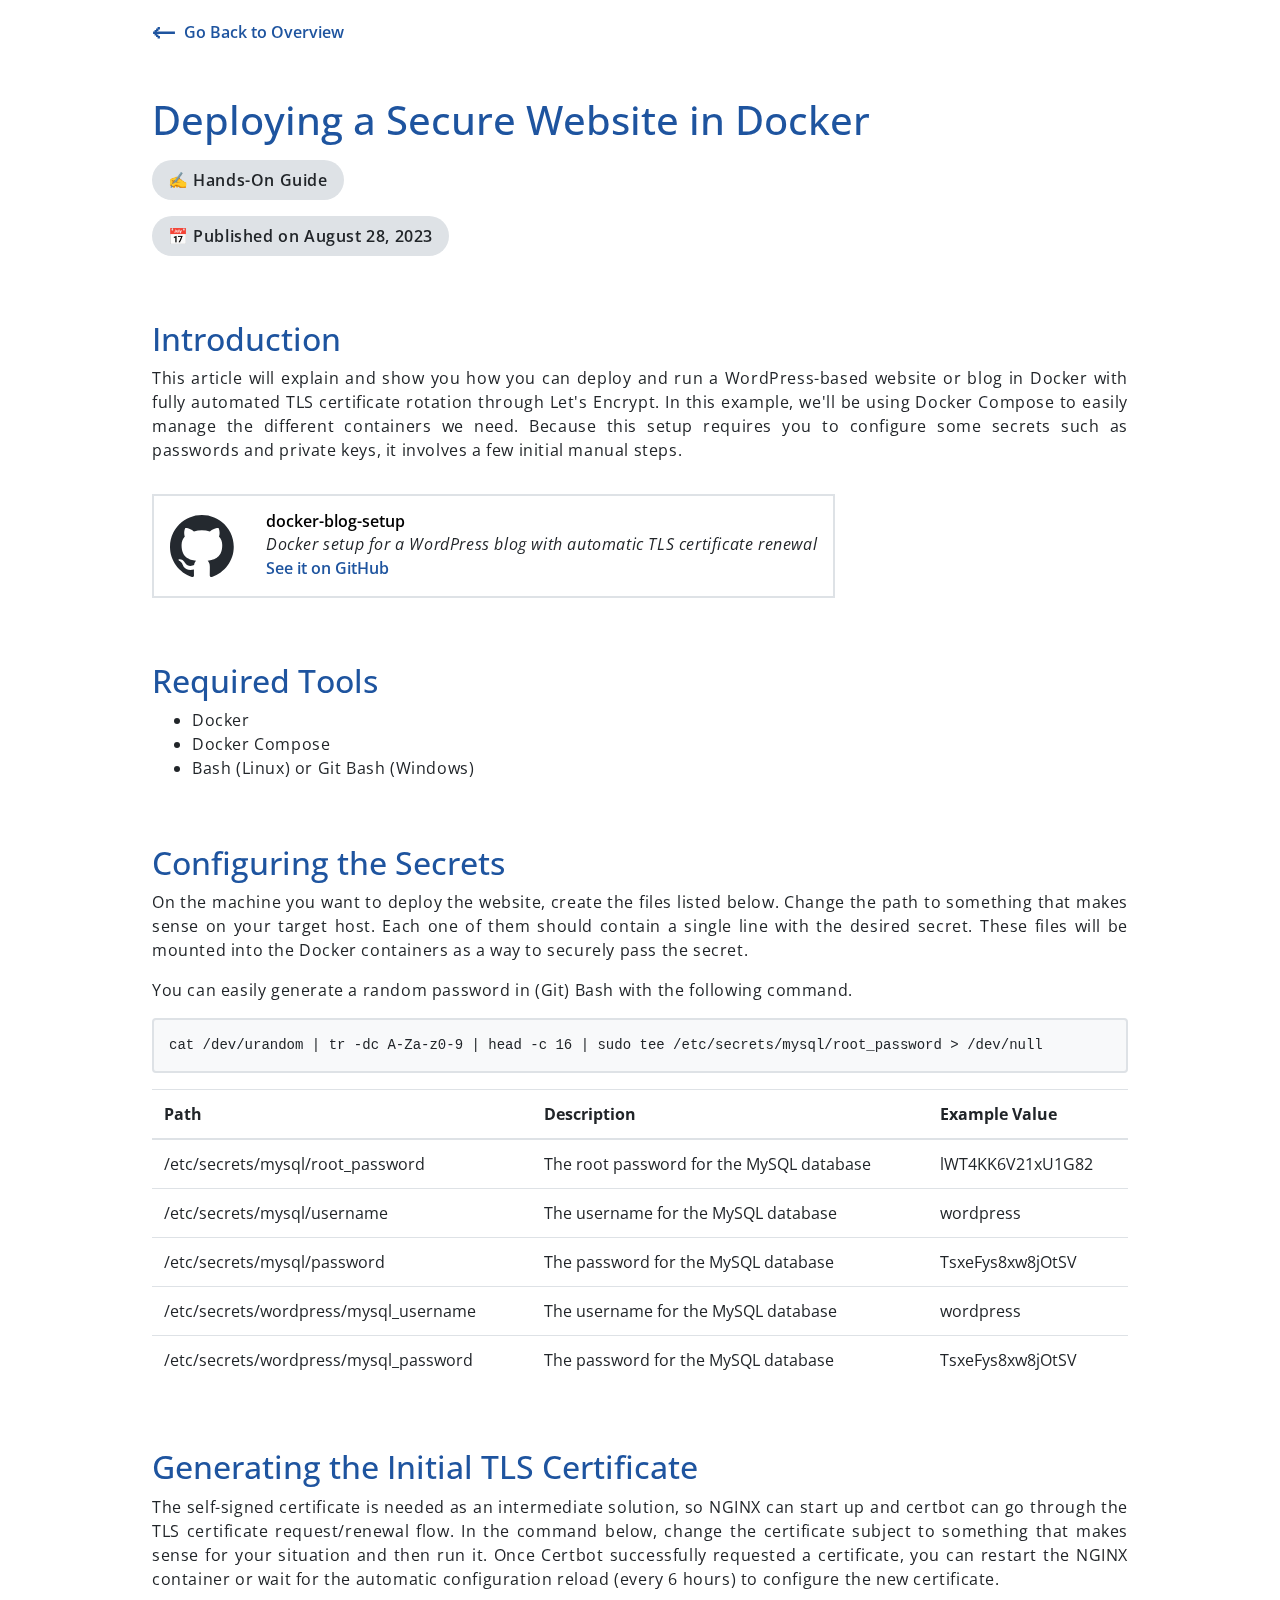
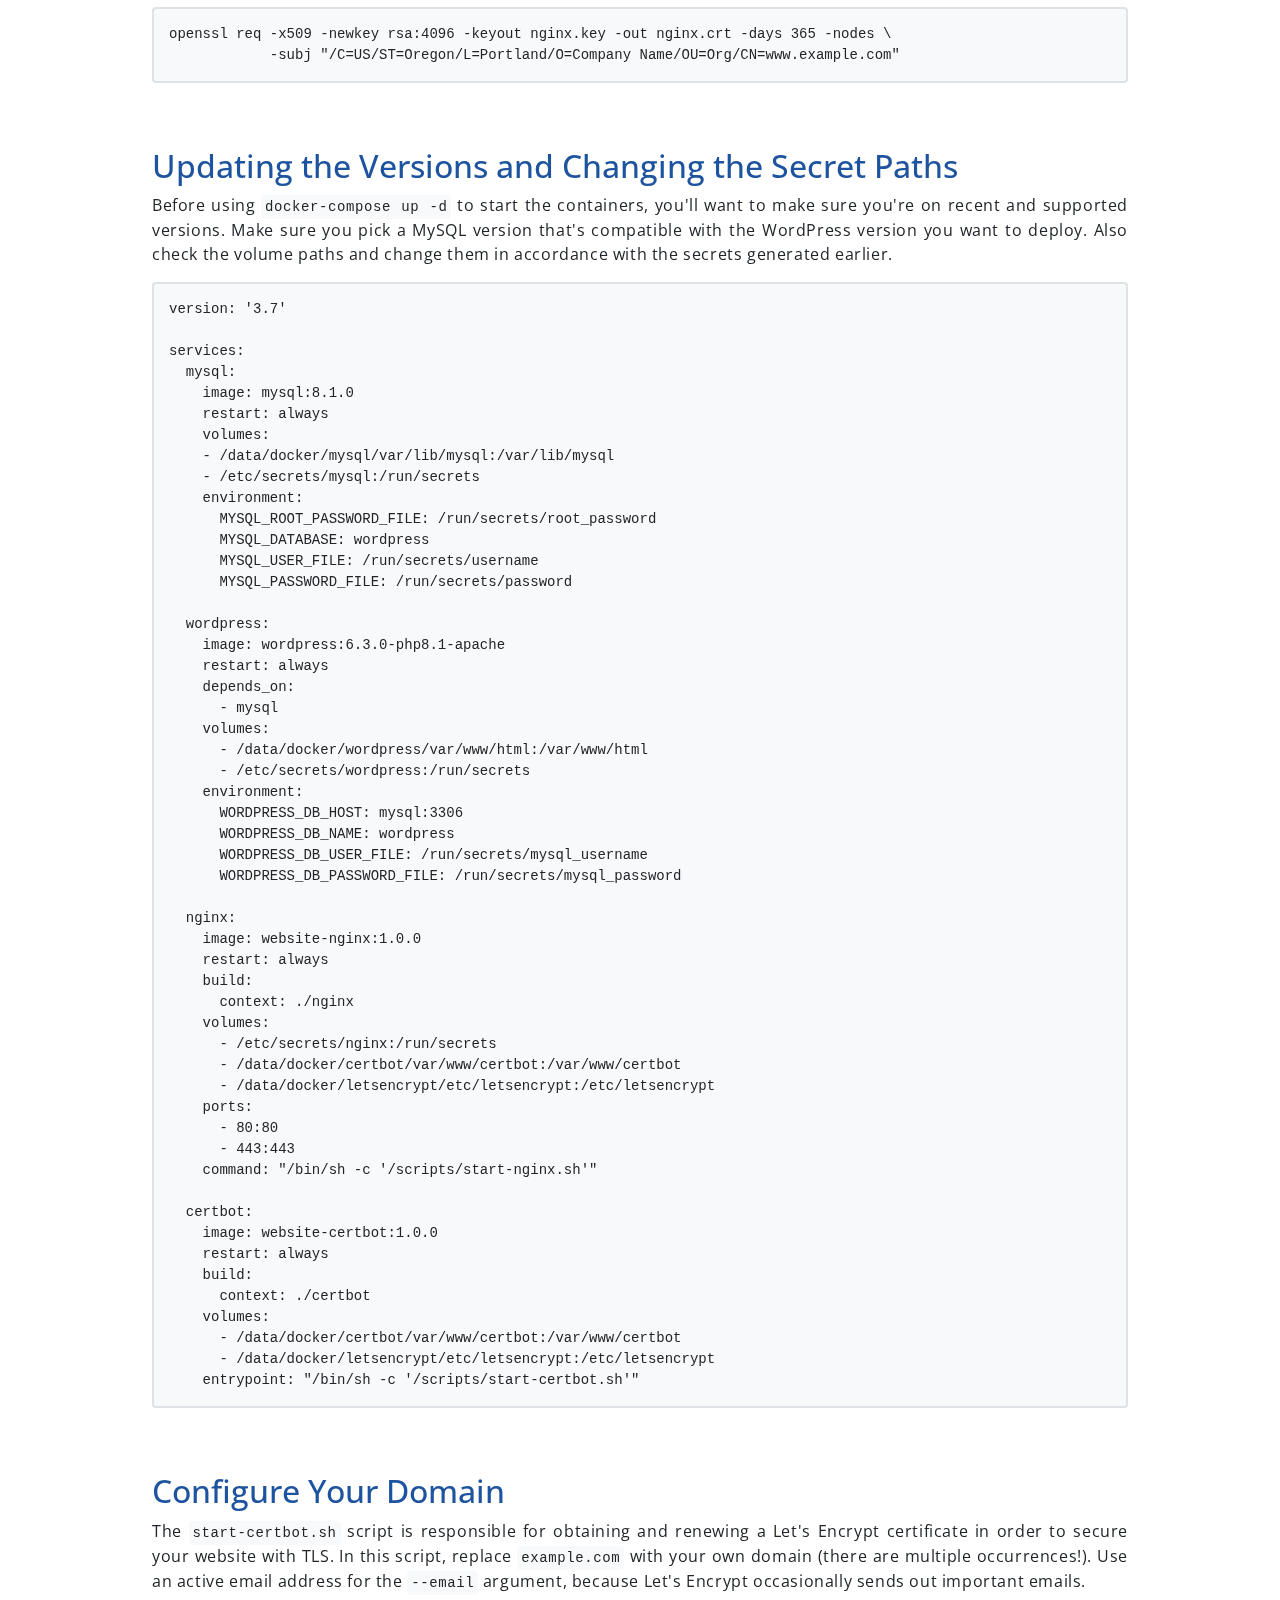
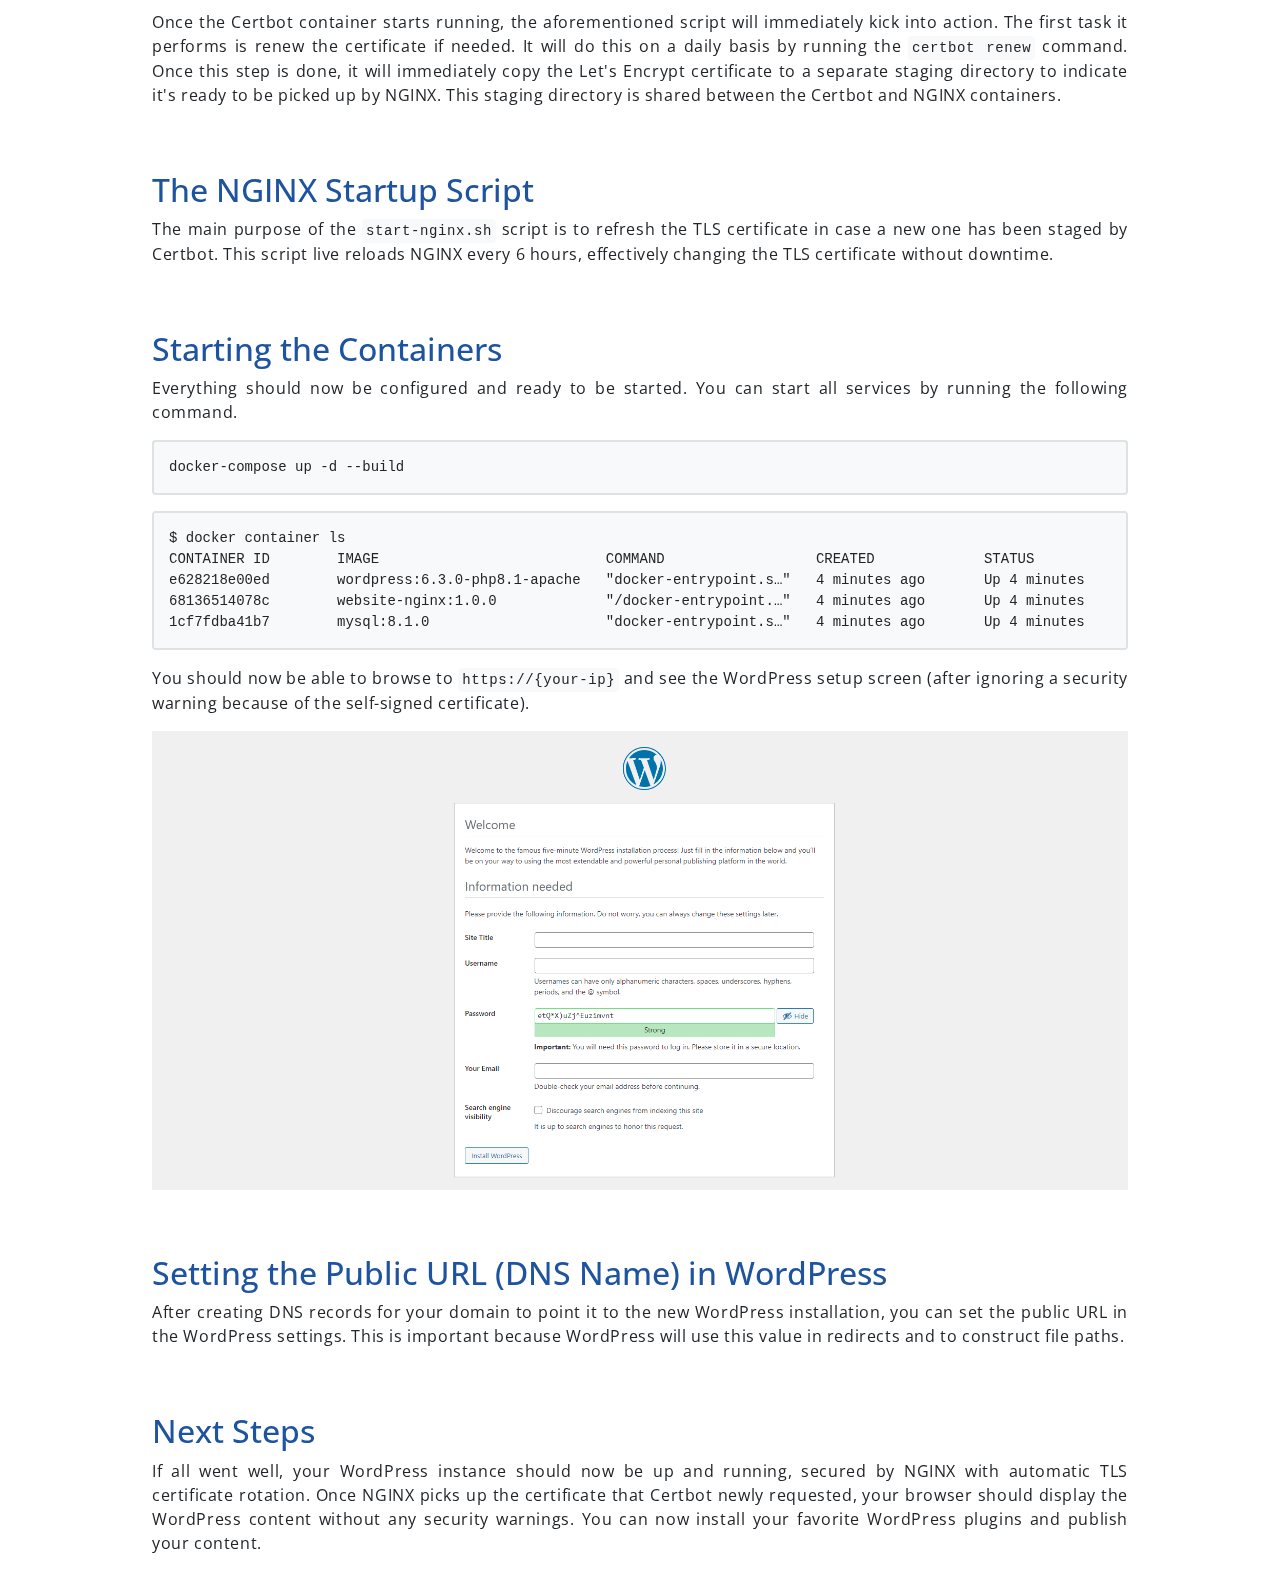
<file: resources/secure-docker-wordpress.html>
<!DOCTYPE html>
<html lang="en">
<head>
    <meta charset="UTF-8">
    <meta name="viewport" content="width=device-width, initial-scale=1, shrink-to-fit=no">
    <meta name="description" content="How to deploy and run a WordPress-based website or blog in Docker with fully automated TLS support through Let's Encrypt.">
    <meta name="theme-color" content="#1e549f">

    <title>Deploying a Secure Website in Docker - Jelle Spoelders</title>

    <link rel="stylesheet" href="../assets/css/meyawo.css">

    <link rel="icon" type="image/x-icon" href="../assets/imgs/js.png">
</head>
<body>
    <div class="article-header">
        <a class="link" href="../index.html#articles"><span class="link-decoration">&#x1F850;</span>Go Back to Overview</a>
    </div>

    <section class="section">
        <h1>Deploying a Secure Website in Docker</h1>

        <div class="metadata-expanded">
            <p>&#x270D; Hands-On Guide</p>
            <p>&#x1F4C5; Published on August 28, 2023</p>
        </div>

        <h2 class="article-subtitle">Introduction</h2>
        <p>
            This article will explain and show you how you can deploy and run a WordPress-based website or blog in
            Docker with fully automated TLS certificate rotation through Let's Encrypt.
            In this example, we'll be using Docker Compose to easily manage the different containers we need.
            Because this setup requires you to configure some secrets such as passwords and private keys, it involves
            a few initial manual steps.
        </p>

        <div class="github-repository">
            <div class="image-container">
                <a href="https://github.com/Sn0wBlind56/docker-blog-setup">
                    <img class="image" src="../assets/imgs/github-mark.svg" alt="The GitHub logo">
                </a>
            </div>
            <div class="text-container">
                <h1 class="name">docker-blog-setup</h1>
                <p class="description">Docker setup for a WordPress blog with automatic TLS certificate renewal</p>
                <a class="link" href="https://github.com/Sn0wBlind56/docker-blog-setup">See it on GitHub</a>
            </div>
        </div>

        <h2 class="article-subtitle">Required Tools</h2>
        <ul>
            <li>Docker</li>
            <li>Docker Compose</li>
            <li>Bash (Linux) or Git Bash (Windows)</li>
        </ul>

        <h2 class="article-subtitle">Configuring the Secrets</h2>
        <p>
            On the machine you want to deploy the website, create the files listed below. Change the path to something
            that makes sense on your target host. Each one of them should contain a single line with the desired secret.
            These files will be mounted into the Docker containers as a way to securely pass the secret.
        </p>
        <p>You can easily generate a random password in (Git) Bash with the following command.</p>
        <pre>cat /dev/urandom | tr -dc A-Za-z0-9 | head -c 16 | sudo tee /etc/secrets/mysql/root_password > /dev/null</pre>
        <table class="table table-responsive-md">
            <thead>
                <tr>
                    <th>Path</th>
                    <th>Description</th>
                    <th>Example Value</th>
                </tr>
            </thead>
            <tbody>
                <tr>
                    <td>/etc/secrets/mysql/root_password</td>
                    <td>The root password for the MySQL database</td>
                    <td>lWT4KK6V21xU1G82</td>
                </tr>
                <tr>
                    <td>/etc/secrets/mysql/username</td>
                    <td>The username for the MySQL database</td>
                    <td>wordpress</td>
                </tr>
                <tr>
                    <td>/etc/secrets/mysql/password</td>
                    <td>The password for the MySQL database</td>
                    <td>TsxeFys8xw8jOtSV</td>
                </tr>
                <tr>
                    <td>/etc/secrets/wordpress/mysql_username</td>
                    <td>The username for the MySQL database</td>
                    <td>wordpress</td>
                </tr>
                <tr>
                    <td>/etc/secrets/wordpress/mysql_password</td>
                    <td>The password for the MySQL database</td>
                    <td>TsxeFys8xw8jOtSV</td>
                </tr>
            </tbody>
        </table>

        <h2 class="article-subtitle">Generating the Initial TLS Certificate</h2>
        <p>
            The self-signed certificate is needed as an intermediate solution, so NGINX can start up and certbot can go
            through the TLS certificate request/renewal flow. In the command below, change the certificate subject to
            something that makes sense for your situation and then run it. Once Certbot successfully requested a
            certificate, you can restart the NGINX container or wait for the automatic configuration reload (every 6
            hours) to configure the new certificate.
        </p>
        <pre>openssl req -x509 -newkey rsa:4096 -keyout nginx.key -out nginx.crt -days 365 -nodes \
            -subj "/C=US/ST=Oregon/L=Portland/O=Company Name/OU=Org/CN=www.example.com"</pre>

        <h2 class="article-subtitle">Updating the Versions and Changing the Secret Paths</h2>
        <p>
            Before using <span class="pre-inline">docker-compose up -d</span> to start the containers, you'll want to
            make sure you're on recent and supported versions. Make sure you pick a MySQL version that's compatible with
            the WordPress version you want to deploy. Also check the volume paths and change them in accordance with the
            secrets generated earlier.
        </p>
        <pre>
version: '3.7'

services:
  mysql:
    image: mysql:8.1.0
    restart: always
    volumes:
    - /data/docker/mysql/var/lib/mysql:/var/lib/mysql
    - /etc/secrets/mysql:/run/secrets
    environment:
      MYSQL_ROOT_PASSWORD_FILE: /run/secrets/root_password
      MYSQL_DATABASE: wordpress
      MYSQL_USER_FILE: /run/secrets/username
      MYSQL_PASSWORD_FILE: /run/secrets/password

  wordpress:
    image: wordpress:6.3.0-php8.1-apache
    restart: always
    depends_on:
      - mysql
    volumes:
      - /data/docker/wordpress/var/www/html:/var/www/html
      - /etc/secrets/wordpress:/run/secrets
    environment:
      WORDPRESS_DB_HOST: mysql:3306
      WORDPRESS_DB_NAME: wordpress
      WORDPRESS_DB_USER_FILE: /run/secrets/mysql_username
      WORDPRESS_DB_PASSWORD_FILE: /run/secrets/mysql_password

  nginx:
    image: website-nginx:1.0.0
    restart: always
    build:
      context: ./nginx
    volumes:
      - /etc/secrets/nginx:/run/secrets
      - /data/docker/certbot/var/www/certbot:/var/www/certbot
      - /data/docker/letsencrypt/etc/letsencrypt:/etc/letsencrypt
    ports:
      - 80:80
      - 443:443
    command: "/bin/sh -c '/scripts/start-nginx.sh'"

  certbot:
    image: website-certbot:1.0.0
    restart: always
    build:
      context: ./certbot
    volumes:
      - /data/docker/certbot/var/www/certbot:/var/www/certbot
      - /data/docker/letsencrypt/etc/letsencrypt:/etc/letsencrypt
    entrypoint: "/bin/sh -c '/scripts/start-certbot.sh'"</pre>

        <h2 class="article-subtitle">Configure Your Domain</h2>
        <p>
            The <span class="pre-inline">start-certbot.sh</span> script is responsible for obtaining and renewing a
            Let's Encrypt certificate in order to secure your website with TLS. In this script, replace
            <span class="pre-inline">example.com</span> with your own domain (there are multiple occurrences!). Use an
            active email address for the <span class="pre-inline">--email</span> argument, because Let's Encrypt
            occasionally sends out important emails.
        </p>
        <p>
            Once the Certbot container starts running, the aforementioned script will immediately kick into action.
            The first task it performs is renew the certificate if needed. It will do this on a daily basis by running
            the <span class="pre-inline">certbot renew</span> command. Once this step is done, it will immediately copy
            the Let's Encrypt certificate to a separate staging directory to indicate it's ready to be picked up by
            NGINX. This staging directory is shared between the Certbot and NGINX containers.
        </p>

        <h2 class="article-subtitle">The NGINX Startup Script</h2>
        <p>
            The main purpose of the <span class="pre-inline">start-nginx.sh</span> script is to refresh the TLS
            certificate in case a new one has been staged by Certbot. This script live reloads NGINX every 6 hours,
            effectively changing the TLS certificate without downtime.
        </p>

        <h2 class="article-subtitle">Starting the Containers</h2>
        <p>
            Everything should now be configured and ready to be started. You can start all services by running the
            following command.
        </p>
        <pre>docker-compose up -d --build</pre>
        <pre>$ docker container ls
CONTAINER ID        IMAGE                           COMMAND                  CREATED             STATUS              PORTS                                      NAMES
e628218e00ed        wordpress:6.3.0-php8.1-apache   "docker-entrypoint.s…"   4 minutes ago       Up 4 minutes        80/tcp                                     docker-wordpress-wordpress-1
68136514078c        website-nginx:1.0.0             "/docker-entrypoint.…"   4 minutes ago       Up 4 minutes        0.0.0.0:80->80/tcp, 0.0.0.0:443->443/tcp   docker-wordpress-nginx-1
1cf7fdba41b7        mysql:8.1.0                     "docker-entrypoint.s…"   4 minutes ago       Up 4 minutes        3306/tcp, 33060/tcp                        docker-wordpress-mysql-1</pre>
        <p>
            You should now be able to browse to <span class="pre-inline">https://{your-ip}</span> and see the WordPress
            setup screen (after ignoring a security warning because of the self-signed certificate).
        </p>
        <div class="image-container">
            <img class="image" src="../assets/imgs/wordpress-setup-screen.png" alt="The WordPress setup screen">
        </div>

        <h2 class="article-subtitle">Setting the Public URL (DNS Name) in WordPress</h2>
        <p>
            After creating DNS records for your domain to point it to the new WordPress installation, you can set the
            public URL in the WordPress settings. This is important because WordPress will use this value in redirects
            and to construct file paths.
        </p>

        <h2 class="article-subtitle">Next Steps</h2>
        <p>
            If all went well, your WordPress instance should now be up and running, secured by NGINX with automatic
            TLS certificate rotation. Once NGINX picks up the certificate that Certbot newly requested, your browser
            should display the WordPress content without any security warnings. You can now install your favorite
            WordPress plugins and publish your content.
        </p>
    </section>
</body>
</html>
</file>
<file: assets/vendors/themify-icons/css/themify-icons.css>
@font-face {
	font-family: 'themify';
	src:url("../fonts/themify.eot?-fvbane");
	src:url("../fonts/themify.eot?#iefix-fvbane") format("embedded-opentype"),
		url("../fonts/themify.woff?-fvbane") format("woff"),
		url("../fonts/themify.ttf?-fvbane") format("truetype"),
		url("../fonts/themify.svg?-fvbane#themify") format("svg");
	font-weight: normal;
	font-style: normal;
}

[class^="ti-"], [class*=" ti-"] {
	font-family: 'themify';
	speak: none;
	font-style: normal;
	font-weight: normal;
	font-variant: normal;
	text-transform: none;
	line-height: 1;

	/* Better Font Rendering =========== */
	-webkit-font-smoothing: antialiased;
	-moz-osx-font-smoothing: grayscale;
}

.ti-wand:before {
	content: "\e600";
}
.ti-volume:before {
	content: "\e601";
}
.ti-user:before {
	content: "\e602";
}
.ti-unlock:before {
	content: "\e603";
}
.ti-unlink:before {
	content: "\e604";
}
.ti-trash:before {
	content: "\e605";
}
.ti-thought:before {
	content: "\e606";
}
.ti-target:before {
	content: "\e607";
}
.ti-tag:before {
	content: "\e608";
}
.ti-tablet:before {
	content: "\e609";
}
.ti-star:before {
	content: "\e60a";
}
.ti-spray:before {
	content: "\e60b";
}
.ti-signal:before {
	content: "\e60c";
}
.ti-shopping-cart:before {
	content: "\e60d";
}
.ti-shopping-cart-full:before {
	content: "\e60e";
}
.ti-settings:before {
	content: "\e60f";
}
.ti-search:before {
	content: "\e610";
}
.ti-zoom-in:before {
	content: "\e611";
}
.ti-zoom-out:before {
	content: "\e612";
}
.ti-cut:before {
	content: "\e613";
}
.ti-ruler:before {
	content: "\e614";
}
.ti-ruler-pencil:before {
	content: "\e615";
}
.ti-ruler-alt:before {
	content: "\e616";
}
.ti-bookmark:before {
	content: "\e617";
}
.ti-bookmark-alt:before {
	content: "\e618";
}
.ti-reload:before {
	content: "\e619";
}
.ti-plus:before {
	content: "\e61a";
}
.ti-pin:before {
	content: "\e61b";
}
.ti-pencil:before {
	content: "\e61c";
}
.ti-pencil-alt:before {
	content: "\e61d";
}
.ti-paint-roller:before {
	content: "\e61e";
}
.ti-paint-bucket:before {
	content: "\e61f";
}
.ti-na:before {
	content: "\e620";
}
.ti-mobile:before {
	content: "\e621";
}
.ti-minus:before {
	content: "\e622";
}
.ti-medall:before {
	content: "\e623";
}
.ti-medall-alt:before {
	content: "\e624";
}
.ti-marker:before {
	content: "\e625";
}
.ti-marker-alt:before {
	content: "\e626";
}
.ti-arrow-up:before {
	content: "\e627";
}
.ti-arrow-right:before {
	content: "\e628";
}
.ti-arrow-left:before {
	content: "\e629";
}
.ti-arrow-down:before {
	content: "\e62a";
}
.ti-lock:before {
	content: "\e62b";
}
.ti-location-arrow:before {
	content: "\e62c";
}
.ti-link:before {
	content: "\e62d";
}
.ti-layout:before {
	content: "\e62e";
}
.ti-layers:before {
	content: "\e62f";
}
.ti-layers-alt:before {
	content: "\e630";
}
.ti-key:before {
	content: "\e631";
}
.ti-import:before {
	content: "\e632";
}
.ti-image:before {
	content: "\e633";
}
.ti-heart:before {
	content: "\e634";
}
.ti-heart-broken:before {
	content: "\e635";
}
.ti-hand-stop:before {
	content: "\e636";
}
.ti-hand-open:before {
	content: "\e637";
}
.ti-hand-drag:before {
	content: "\e638";
}
.ti-folder:before {
	content: "\e639";
}
.ti-flag:before {
	content: "\e63a";
}
.ti-flag-alt:before {
	content: "\e63b";
}
.ti-flag-alt-2:before {
	content: "\e63c";
}
.ti-eye:before {
	content: "\e63d";
}
.ti-export:before {
	content: "\e63e";
}
.ti-exchange-vertical:before {
	content: "\e63f";
}
.ti-desktop:before {
	content: "\e640";
}
.ti-cup:before {
	content: "\e641";
}
.ti-crown:before {
	content: "\e642";
}
.ti-comments:before {
	content: "\e643";
}
.ti-comment:before {
	content: "\e644";
}
.ti-comment-alt:before {
	content: "\e645";
}
.ti-close:before {
	content: "\e646";
}
.ti-clip:before {
	content: "\e647";
}
.ti-angle-up:before {
	content: "\e648";
}
.ti-angle-right:before {
	content: "\e649";
}
.ti-angle-left:before {
	content: "\e64a";
}
.ti-angle-down:before {
	content: "\e64b";
}
.ti-check:before {
	content: "\e64c";
}
.ti-check-box:before {
	content: "\e64d";
}
.ti-camera:before {
	content: "\e64e";
}
.ti-announcement:before {
	content: "\e64f";
}
.ti-brush:before {
	content: "\e650";
}
.ti-briefcase:before {
	content: "\e651";
}
.ti-bolt:before {
	content: "\e652";
}
.ti-bolt-alt:before {
	content: "\e653";
}
.ti-blackboard:before {
	content: "\e654";
}
.ti-bag:before {
	content: "\e655";
}
.ti-move:before {
	content: "\e656";
}
.ti-arrows-vertical:before {
	content: "\e657";
}
.ti-arrows-horizontal:before {
	content: "\e658";
}
.ti-fullscreen:before {
	content: "\e659";
}
.ti-arrow-top-right:before {
	content: "\e65a";
}
.ti-arrow-top-left:before {
	content: "\e65b";
}
.ti-arrow-circle-up:before {
	content: "\e65c";
}
.ti-arrow-circle-right:before {
	content: "\e65d";
}
.ti-arrow-circle-left:before {
	content: "\e65e";
}
.ti-arrow-circle-down:before {
	content: "\e65f";
}
.ti-angle-double-up:before {
	content: "\e660";
}
.ti-angle-double-right:before {
	content: "\e661";
}
.ti-angle-double-left:before {
	content: "\e662";
}
.ti-angle-double-down:before {
	content: "\e663";
}
.ti-zip:before {
	content: "\e664";
}
.ti-world:before {
	content: "\e665";
}
.ti-wheelchair:before {
	content: "\e666";
}
.ti-view-list:before {
	content: "\e667";
}
.ti-view-list-alt:before {
	content: "\e668";
}
.ti-view-grid:before {
	content: "\e669";
}
.ti-uppercase:before {
	content: "\e66a";
}
.ti-upload:before {
	content: "\e66b";
}
.ti-underline:before {
	content: "\e66c";
}
.ti-truck:before {
	content: "\e66d";
}
.ti-timer:before {
	content: "\e66e";
}
.ti-ticket:before {
	content: "\e66f";
}
.ti-thumb-up:before {
	content: "\e670";
}
.ti-thumb-down:before {
	content: "\e671";
}
.ti-text:before {
	content: "\e672";
}
.ti-stats-up:before {
	content: "\e673";
}
.ti-stats-down:before {
	content: "\e674";
}
.ti-split-v:before {
	content: "\e675";
}
.ti-split-h:before {
	content: "\e676";
}
.ti-smallcap:before {
	content: "\e677";
}
.ti-shine:before {
	content: "\e678";
}
.ti-shift-right:before {
	content: "\e679";
}
.ti-shift-left:before {
	content: "\e67a";
}
.ti-shield:before {
	content: "\e67b";
}
.ti-notepad:before {
	content: "\e67c";
}
.ti-server:before {
	content: "\e67d";
}
.ti-quote-right:before {
	content: "\e67e";
}
.ti-quote-left:before {
	content: "\e67f";
}
.ti-pulse:before {
	content: "\e680";
}
.ti-printer:before {
	content: "\e681";
}
.ti-power-off:before {
	content: "\e682";
}
.ti-plug:before {
	content: "\e683";
}
.ti-pie-chart:before {
	content: "\e684";
}
.ti-paragraph:before {
	content: "\e685";
}
.ti-panel:before {
	content: "\e686";
}
.ti-package:before {
	content: "\e687";
}
.ti-music:before {
	content: "\e688";
}
.ti-music-alt:before {
	content: "\e689";
}
.ti-mouse:before {
	content: "\e68a";
}
.ti-mouse-alt:before {
	content: "\e68b";
}
.ti-money:before {
	content: "\e68c";
}
.ti-microphone:before {
	content: "\e68d";
}
.ti-menu:before {
	content: "\e68e";
}
.ti-menu-alt:before {
	content: "\e68f";
}
.ti-map:before {
	content: "\e690";
}
.ti-map-alt:before {
	content: "\e691";
}
.ti-loop:before {
	content: "\e692";
}
.ti-location-pin:before {
	content: "\e693";
}
.ti-list:before {
	content: "\e694";
}
.ti-light-bulb:before {
	content: "\e695";
}
.ti-Italic:before {
	content: "\e696";
}
.ti-info:before {
	content: "\e697";
}
.ti-infinite:before {
	content: "\e698";
}
.ti-id-badge:before {
	content: "\e699";
}
.ti-hummer:before {
	content: "\e69a";
}
.ti-home:before {
	content: "\e69b";
}
.ti-help:before {
	content: "\e69c";
}
.ti-headphone:before {
	content: "\e69d";
}
.ti-harddrives:before {
	content: "\e69e";
}
.ti-harddrive:before {
	content: "\e69f";
}
.ti-gift:before {
	content: "\e6a0";
}
.ti-game:before {
	content: "\e6a1";
}
.ti-filter:before {
	content: "\e6a2";
}
.ti-files:before {
	content: "\e6a3";
}
.ti-file:before {
	content: "\e6a4";
}
.ti-eraser:before {
	content: "\e6a5";
}
.ti-envelope:before {
	content: "\e6a6";
}
.ti-download:before {
	content: "\e6a7";
}
.ti-direction:before {
	content: "\e6a8";
}
.ti-direction-alt:before {
	content: "\e6a9";
}
.ti-dashboard:before {
	content: "\e6aa";
}
.ti-control-stop:before {
	content: "\e6ab";
}
.ti-control-shuffle:before {
	content: "\e6ac";
}
.ti-control-play:before {
	content: "\e6ad";
}
.ti-control-pause:before {
	content: "\e6ae";
}
.ti-control-forward:before {
	content: "\e6af";
}
.ti-control-backward:before {
	content: "\e6b0";
}
.ti-cloud:before {
	content: "\e6b1";
}
.ti-cloud-up:before {
	content: "\e6b2";
}
.ti-cloud-down:before {
	content: "\e6b3";
}
.ti-clipboard:before {
	content: "\e6b4";
}
.ti-car:before {
	content: "\e6b5";
}
.ti-calendar:before {
	content: "\e6b6";
}
.ti-book:before {
	content: "\e6b7";
}
.ti-bell:before {
	content: "\e6b8";
}
.ti-basketball:before {
	content: "\e6b9";
}
.ti-bar-chart:before {
	content: "\e6ba";
}
.ti-bar-chart-alt:before {
	content: "\e6bb";
}
.ti-back-right:before {
	content: "\e6bc";
}
.ti-back-left:before {
	content: "\e6bd";
}
.ti-arrows-corner:before {
	content: "\e6be";
}
.ti-archive:before {
	content: "\e6bf";
}
.ti-anchor:before {
	content: "\e6c0";
}
.ti-align-right:before {
	content: "\e6c1";
}
.ti-align-left:before {
	content: "\e6c2";
}
.ti-align-justify:before {
	content: "\e6c3";
}
.ti-align-center:before {
	content: "\e6c4";
}
.ti-alert:before {
	content: "\e6c5";
}
.ti-alarm-clock:before {
	content: "\e6c6";
}
.ti-agenda:before {
	content: "\e6c7";
}
.ti-write:before {
	content: "\e6c8";
}
.ti-window:before {
	content: "\e6c9";
}
.ti-widgetized:before {
	content: "\e6ca";
}
.ti-widget:before {
	content: "\e6cb";
}
.ti-widget-alt:before {
	content: "\e6cc";
}
.ti-wallet:before {
	content: "\e6cd";
}
.ti-video-clapper:before {
	content: "\e6ce";
}
.ti-video-camera:before {
	content: "\e6cf";
}
.ti-vector:before {
	content: "\e6d0";
}
.ti-themify-logo:before {
	content: "\e6d1";
}
.ti-themify-favicon:before {
	content: "\e6d2";
}
.ti-themify-favicon-alt:before {
	content: "\e6d3";
}
.ti-support:before {
	content: "\e6d4";
}
.ti-stamp:before {
	content: "\e6d5";
}
.ti-split-v-alt:before {
	content: "\e6d6";
}
.ti-slice:before {
	content: "\e6d7";
}
.ti-shortcode:before {
	content: "\e6d8";
}
.ti-shift-right-alt:before {
	content: "\e6d9";
}
.ti-shift-left-alt:before {
	content: "\e6da";
}
.ti-ruler-alt-2:before {
	content: "\e6db";
}
.ti-receipt:before {
	content: "\e6dc";
}
.ti-pin2:before {
	content: "\e6dd";
}
.ti-pin-alt:before {
	content: "\e6de";
}
.ti-pencil-alt2:before {
	content: "\e6df";
}
.ti-palette:before {
	content: "\e6e0";
}
.ti-more:before {
	content: "\e6e1";
}
.ti-more-alt:before {
	content: "\e6e2";
}
.ti-microphone-alt:before {
	content: "\e6e3";
}
.ti-magnet:before {
	content: "\e6e4";
}
.ti-line-double:before {
	content: "\e6e5";
}
.ti-line-dotted:before {
	content: "\e6e6";
}
.ti-line-dashed:before {
	content: "\e6e7";
}
.ti-layout-width-full:before {
	content: "\e6e8";
}
.ti-layout-width-default:before {
	content: "\e6e9";
}
.ti-layout-width-default-alt:before {
	content: "\e6ea";
}
.ti-layout-tab:before {
	content: "\e6eb";
}
.ti-layout-tab-window:before {
	content: "\e6ec";
}
.ti-layout-tab-v:before {
	content: "\e6ed";
}
.ti-layout-tab-min:before {
	content: "\e6ee";
}
.ti-layout-slider:before {
	content: "\e6ef";
}
.ti-layout-slider-alt:before {
	content: "\e6f0";
}
.ti-layout-sidebar-right:before {
	content: "\e6f1";
}
.ti-layout-sidebar-none:before {
	content: "\e6f2";
}
.ti-layout-sidebar-left:before {
	content: "\e6f3";
}
.ti-layout-placeholder:before {
	content: "\e6f4";
}
.ti-layout-menu:before {
	content: "\e6f5";
}
.ti-layout-menu-v:before {
	content: "\e6f6";
}
.ti-layout-menu-separated:before {
	content: "\e6f7";
}
.ti-layout-menu-full:before {
	content: "\e6f8";
}
.ti-layout-media-right-alt:before {
	content: "\e6f9";
}
.ti-layout-media-right:before {
	content: "\e6fa";
}
.ti-layout-media-overlay:before {
	content: "\e6fb";
}
.ti-layout-media-overlay-alt:before {
	content: "\e6fc";
}
.ti-layout-media-overlay-alt-2:before {
	content: "\e6fd";
}
.ti-layout-media-left-alt:before {
	content: "\e6fe";
}
.ti-layout-media-left:before {
	content: "\e6ff";
}
.ti-layout-media-center-alt:before {
	content: "\e700";
}
.ti-layout-media-center:before {
	content: "\e701";
}
.ti-layout-list-thumb:before {
	content: "\e702";
}
.ti-layout-list-thumb-alt:before {
	content: "\e703";
}
.ti-layout-list-post:before {
	content: "\e704";
}
.ti-layout-list-large-image:before {
	content: "\e705";
}
.ti-layout-line-solid:before {
	content: "\e706";
}
.ti-layout-grid4:before {
	content: "\e707";
}
.ti-layout-grid3:before {
	content: "\e708";
}
.ti-layout-grid2:before {
	content: "\e709";
}
.ti-layout-grid2-thumb:before {
	content: "\e70a";
}
.ti-layout-cta-right:before {
	content: "\e70b";
}
.ti-layout-cta-left:before {
	content: "\e70c";
}
.ti-layout-cta-center:before {
	content: "\e70d";
}
.ti-layout-cta-btn-right:before {
	content: "\e70e";
}
.ti-layout-cta-btn-left:before {
	content: "\e70f";
}
.ti-layout-column4:before {
	content: "\e710";
}
.ti-layout-column3:before {
	content: "\e711";
}
.ti-layout-column2:before {
	content: "\e712";
}
.ti-layout-accordion-separated:before {
	content: "\e713";
}
.ti-layout-accordion-merged:before {
	content: "\e714";
}
.ti-layout-accordion-list:before {
	content: "\e715";
}
.ti-ink-pen:before {
	content: "\e716";
}
.ti-info-alt:before {
	content: "\e717";
}
.ti-help-alt:before {
	content: "\e718";
}
.ti-headphone-alt:before {
	content: "\e719";
}
.ti-hand-point-up:before {
	content: "\e71a";
}
.ti-hand-point-right:before {
	content: "\e71b";
}
.ti-hand-point-left:before {
	content: "\e71c";
}
.ti-hand-point-down:before {
	content: "\e71d";
}
.ti-gallery:before {
	content: "\e71e";
}
.ti-face-smile:before {
	content: "\e71f";
}
.ti-face-sad:before {
	content: "\e720";
}
.ti-credit-card:before {
	content: "\e721";
}
.ti-control-skip-forward:before {
	content: "\e722";
}
.ti-control-skip-backward:before {
	content: "\e723";
}
.ti-control-record:before {
	content: "\e724";
}
.ti-control-eject:before {
	content: "\e725";
}
.ti-comments-smiley:before {
	content: "\e726";
}
.ti-brush-alt:before {
	content: "\e727";
}
.ti-youtube:before {
	content: "\e728";
}
.ti-vimeo:before {
	content: "\e729";
}
.ti-twitter:before {
	content: "\e72a";
}
.ti-time:before {
	content: "\e72b";
}
.ti-tumblr:before {
	content: "\e72c";
}
.ti-skype:before {
	content: "\e72d";
}
.ti-share:before {
	content: "\e72e";
}
.ti-share-alt:before {
	content: "\e72f";
}
.ti-rocket:before {
	content: "\e730";
}
.ti-pinterest:before {
	content: "\e731";
}
.ti-new-window:before {
	content: "\e732";
}
.ti-microsoft:before {
	content: "\e733";
}
.ti-list-ol:before {
	content: "\e734";
}
.ti-linkedin:before {
	content: "\e735";
}
.ti-layout-sidebar-2:before {
	content: "\e736";
}
.ti-layout-grid4-alt:before {
	content: "\e737";
}
.ti-layout-grid3-alt:before {
	content: "\e738";
}
.ti-layout-grid2-alt:before {
	content: "\e739";
}
.ti-layout-column4-alt:before {
	content: "\e73a";
}
.ti-layout-column3-alt:before {
	content: "\e73b";
}
.ti-layout-column2-alt:before {
	content: "\e73c";
}
.ti-instagram:before {
	content: "\e73d";
}
.ti-google:before {
	content: "\e73e";
}
.ti-github:before {
	content: "\e73f";
}
.ti-flickr:before {
	content: "\e740";
}
.ti-facebook:before {
	content: "\e741";
}
.ti-dropbox:before {
	content: "\e742";
}
.ti-dribbble:before {
	content: "\e743";
}
.ti-apple:before {
	content: "\e744";
}
.ti-android:before {
	content: "\e745";
}
.ti-save:before {
	content: "\e746";
}
.ti-save-alt:before {
	content: "\e747";
}
.ti-yahoo:before {
	content: "\e748";
}
.ti-wordpress:before {
	content: "\e749";
}
.ti-vimeo-alt:before {
	content: "\e74a";
}
.ti-twitter-alt:before {
	content: "\e74b";
}
.ti-tumblr-alt:before {
	content: "\e74c";
}
.ti-trello:before {
	content: "\e74d";
}
.ti-stack-overflow:before {
	content: "\e74e";
}
.ti-soundcloud:before {
	content: "\e74f";
}
.ti-sharethis:before {
	content: "\e750";
}
.ti-sharethis-alt:before {
	content: "\e751";
}
.ti-reddit:before {
	content: "\e752";
}
.ti-pinterest-alt:before {
	content: "\e753";
}
.ti-microsoft-alt:before {
	content: "\e754";
}
.ti-linux:before {
	content: "\e755";
}
.ti-jsfiddle:before {
	content: "\e756";
}
.ti-joomla:before {
	content: "\e757";
}
.ti-html5:before {
	content: "\e758";
}
.ti-flickr-alt:before {
	content: "\e759";
}
.ti-email:before {
	content: "\e75a";
}
.ti-drupal:before {
	content: "\e75b";
}
.ti-dropbox-alt:before {
	content: "\e75c";
}
.ti-css3:before {
	content: "\e75d";
}
.ti-rss:before {
	content: "\e75e";
}
.ti-rss-alt:before {
	content: "\e75f";
}
</file>
<file: assets/css/meyawo.css>
@charset "UTF-8";
/*!
=========================================================
* Meyawo Landing page
=========================================================

* Copyright: 2019 DevCRUD (https://devcrud.com)
* Licensed: (https://devcrud.com/licenses)
* Coded by www.devcrud.com

=========================================================

* The above copyright notice and this permission notice shall be included in all copies or substantial portions of the Software.
*/
@import url("https://fonts.googleapis.com/css?family=Baloo+Paaji|Open+Sans:300,300i,400,400i,600,600i,700,700i");
:root {
  --blue: #1e549f;
  --indigo: #695aa6;
  --purple: #6f42c1;
  --pink: #e83e8c;
  --red: #ec185d;
  --orange: #ff6d02;
  --yellow: #ffc107;
  --green: #1bb74f;
  --teal: #20c997;
  --cyan: #17a2b8;
  --white: #fff;
  --gray: #6c757d;
  --gray-dark: #393e46;
  --primary: #1e549f;
  --secondary: #393e46;
  --success: #1bb74f;
  --info: #17a2b8;
  --warning: #ff6d02;
  --danger: #ec185d;
  --light: #f8f9fa;
  --dark: #212529;
  --breakpoint-xs: 0;
  --breakpoint-sm: 576px;
  --breakpoint-md: 768px;
  --breakpoint-lg: 992px;
  --breakpoint-xl: 1200px;
  --font-family-sans-serif: "Open Sans", sans-serif;
  --font-family-monospace: SFMono-Regular, Menlo, Monaco, Consolas, "Liberation Mono", "Courier New", monospace;
}

*,
*::before,
*::after {
  box-sizing: border-box;
}

html {
  font-family: sans-serif;
  line-height: 1.15;
  -webkit-text-size-adjust: 100%;
  -webkit-tap-highlight-color: rgba(0, 0, 0, 0);
}

article, aside, figcaption, figure, footer, header, hgroup, main, nav, section {
  display: block;
}

body {
  margin: 0;
  font-family: "Open Sans", sans-serif;
  font-size: 1rem;
  font-weight: 400;
  line-height: 1.5;
  color: #212529;
  text-align: left;
  background-color: #fff;
}

[tabindex="-1"]:focus {
  outline: 0 !important;
}

hr {
  box-sizing: content-box;
  height: 0;
  overflow: visible;
}

h1, h2, h3, h4, h5, h6 {
  margin-top: 0;
  margin-bottom: 0.5rem;
}

p {
  margin-top: 0;
  margin-bottom: 1rem;
}

abbr[title],
abbr[data-original-title] {
  text-decoration: underline;
  text-decoration: underline dotted;
  cursor: help;
  border-bottom: 0;
  text-decoration-skip-ink: none;
}

address {
  margin-bottom: 1rem;
  font-style: normal;
  line-height: inherit;
}

ol,
ul,
dl {
  margin-top: 0;
  margin-bottom: 1rem;
}

ol ol,
ul ul,
ol ul,
ul ol {
  margin-bottom: 0;
}

dt {
  font-weight: 700;
}

dd {
  margin-bottom: 0.5rem;
  margin-left: 0;
}

blockquote {
  margin: 0 0 1rem;
}

b,
strong {
  font-weight: bolder;
}

small {
  font-size: 80%;
}

sub,
sup {
  position: relative;
  font-size: 75%;
  line-height: 0;
  vertical-align: baseline;
}

sub {
  bottom: -0.25em;
}

sup {
  top: -0.5em;
}

a {
  color: #1e549f;
  text-decoration: none;
  background-color: transparent;
}
a:hover {
  color: #12325f;
  text-decoration: none;
}

a:not([href]):not([tabindex]) {
  color: inherit;
  text-decoration: none;
}
a:not([href]):not([tabindex]):hover, a:not([href]):not([tabindex]):focus {
  color: inherit;
  text-decoration: none;
}
a:not([href]):not([tabindex]):focus {
  outline: 0;
}

pre,
code,
kbd,
samp {
  font-family: SFMono-Regular, Menlo, Monaco, Consolas, "Liberation Mono", "Courier New", monospace;
  font-size: 1em;
}

pre {
  margin-top: 0;
  margin-bottom: 1rem;
  overflow: auto;
}

figure {
  margin: 0 0 1rem;
}

img {
  vertical-align: middle;
  border-style: none;
}

svg {
  overflow: hidden;
  vertical-align: middle;
}

table {
  border-collapse: collapse;
}

caption {
  padding-top: 0.75rem;
  padding-bottom: 0.75rem;
  color: #6c757d;
  text-align: left;
  caption-side: bottom;
}

th {
  text-align: inherit;
}

label {
  display: inline-block;
  margin-bottom: 0.5rem;
}

button {
  border-radius: 0;
}

button:focus {
  outline: 1px dotted;
  outline: 5px auto -webkit-focus-ring-color;
}

input,
button,
select,
optgroup,
textarea {
  margin: 0;
  font-family: inherit;
  font-size: inherit;
  line-height: inherit;
}

button,
input {
  overflow: visible;
}

button,
select {
  text-transform: none;
}

select {
  word-wrap: normal;
}

button,
[type=button],
[type=reset],
[type=submit] {
  -webkit-appearance: button;
}

button:not(:disabled),
[type=button]:not(:disabled),
[type=reset]:not(:disabled),
[type=submit]:not(:disabled) {
  cursor: pointer;
}

button::-moz-focus-inner,
[type=button]::-moz-focus-inner,
[type=reset]::-moz-focus-inner,
[type=submit]::-moz-focus-inner {
  padding: 0;
  border-style: none;
}

input[type=radio],
input[type=checkbox] {
  box-sizing: border-box;
  padding: 0;
}

input[type=date],
input[type=time],
input[type=datetime-local],
input[type=month] {
  -webkit-appearance: listbox;
}

textarea {
  overflow: auto;
  resize: vertical;
}

fieldset {
  min-width: 0;
  padding: 0;
  margin: 0;
  border: 0;
}

legend {
  display: block;
  width: 100%;
  max-width: 100%;
  padding: 0;
  margin-bottom: 0.5rem;
  font-size: 1.5rem;
  line-height: inherit;
  color: inherit;
  white-space: normal;
}

progress {
  vertical-align: baseline;
}

[type=number]::-webkit-inner-spin-button,
[type=number]::-webkit-outer-spin-button {
  height: auto;
}

[type=search] {
  outline-offset: -2px;
  -webkit-appearance: none;
}

[type=search]::-webkit-search-decoration {
  -webkit-appearance: none;
}

::-webkit-file-upload-button {
  font: inherit;
  -webkit-appearance: button;
}

output {
  display: inline-block;
}

summary {
  display: list-item;
  cursor: pointer;
}

template {
  display: none;
}

[hidden] {
  display: none !important;
}

h1, h2, h3, h4, h5, h6,
.h1, .h2, .h3, .h4, .h5, .h6 {
  margin-bottom: 0.5rem;
  font-weight: 500;
  line-height: 1.2;
}

h1, .h1 {
  font-size: 2.5rem;
}

h2, .h2 {
  font-size: 2rem;
}

h3, .h3 {
  font-size: 1.75rem;
}

h4, .h4 {
  font-size: 1.5rem;
}

h5, .h5 {
  font-size: 1.25rem;
}

h6, .h6 {
  font-size: 1rem;
}

.lead {
  font-size: 1.25rem;
  font-weight: 300;
}

.display-1 {
  font-size: 6rem;
  font-weight: 300;
  line-height: 1.2;
}

.display-2 {
  font-size: 5.5rem;
  font-weight: 300;
  line-height: 1.2;
}

.display-3 {
  font-size: 4.5rem;
  font-weight: 300;
  line-height: 1.2;
}

.display-4 {
  font-size: 3.5rem;
  font-weight: 300;
  line-height: 1.2;
}

hr {
  margin-top: 1rem;
  margin-bottom: 1rem;
  border: 0;
  border-top: 1px solid rgba(0, 0, 0, 0.1);
}

small,
.small {
  font-size: 80%;
  font-weight: 400;
}

mark,
.mark {
  padding: 0.2em;
  background-color: #fcf8e3;
}

.list-unstyled {
  padding-left: 0;
  list-style: none;
}

.list-inline {
  padding-left: 0;
  list-style: none;
}

.list-inline-item {
  display: inline-block;
}
.list-inline-item:not(:last-child) {
  margin-right: 0.5rem;
}

.initialism {
  font-size: 90%;
  text-transform: uppercase;
}

.blockquote {
  margin-bottom: 1rem;
  font-size: 1.25rem;
}

.blockquote-footer {
  display: block;
  font-size: 80%;
  color: #6c757d;
}
.blockquote-footer::before {
  content: "— ";
}

.img-fluid {
  max-width: 100%;
  height: auto;
}

.img-thumbnail {
  padding: 0.25rem;
  background-color: #fff;
  border: 1px solid #dee2e6;
  border-radius: 0.25rem;
  max-width: 100%;
  height: auto;
}

.figure {
  display: inline-block;
}

.figure-img {
  margin-bottom: 0.5rem;
  line-height: 1;
}

.figure-caption {
  font-size: 90%;
  color: #6c757d;
}

code {
  font-size: 87.5%;
  color: #e83e8c;
  word-break: break-word;
}
a > code {
  color: inherit;
}

kbd {
  padding: 0.2rem 0.4rem;
  font-size: 87.5%;
  color: #fff;
  background-color: #212529;
  border-radius: 0.2rem;
}
kbd kbd {
  padding: 0;
  font-size: 100%;
  font-weight: 700;
}

pre {
  display: block;
  font-size: 87.5%;
  color: #212529;
}
pre code {
  font-size: inherit;
  color: inherit;
  word-break: normal;
}

.pre-scrollable {
  max-height: 340px;
  overflow-y: scroll;
}

.container {
  width: 100%;
  padding-right: 15px;
  padding-left: 15px;
  margin-right: auto;
  margin-left: auto;
}
@media (min-width: 576px) {
  .container {
    max-width: 540px;
  }
}
@media (min-width: 768px) {
  .container {
    max-width: 720px;
  }
}
@media (min-width: 992px) {
  .container {
    max-width: 960px;
  }
}
@media (min-width: 1200px) {
  .container {
    max-width: 1140px;
  }
}

.container-fluid {
  width: 100%;
  padding-right: 15px;
  padding-left: 15px;
  margin-right: auto;
  margin-left: auto;
}

.row {
  display: flex;
  flex-wrap: wrap;
  margin-right: -15px;
  margin-left: -15px;
}

.no-gutters {
  margin-right: 0;
  margin-left: 0;
}
.no-gutters > .col,
.no-gutters > [class*=col-] {
  padding-right: 0;
  padding-left: 0;
}

.col-xl,
.col-xl-auto, .col-xl-12, .col-xl-11, .col-xl-10, .col-xl-9, .col-xl-8, .col-xl-7, .col-xl-6, .col-xl-5, .col-xl-4, .col-xl-3, .col-xl-2, .col-xl-1, .col-lg,
.col-lg-auto, .col-lg-12, .col-lg-11, .col-lg-10, .col-lg-9, .col-lg-8, .col-lg-7, .col-lg-6, .col-lg-5, .col-lg-4, .col-lg-3, .col-lg-2, .col-lg-1, .col-md,
.col-md-auto, .col-md-12, .col-md-11, .col-md-10, .col-md-9, .col-md-8, .col-md-7, .col-md-6, .col-md-5, .col-md-4, .col-md-3, .col-md-2, .col-md-1, .col-sm,
.col-sm-auto, .col-sm-12, .col-sm-11, .col-sm-10, .col-sm-9, .col-sm-8, .col-sm-7, .col-sm-6, .col-sm-5, .col-sm-4, .col-sm-3, .col-sm-2, .col-sm-1, .col,
.col-auto, .col-12, .col-11, .col-10, .col-9, .col-8, .col-7, .col-6, .col-5, .col-4, .col-3, .col-2, .col-1 {
  position: relative;
  width: 100%;
  padding-right: 15px;
  padding-left: 15px;
}

.col {
  flex-basis: 0;
  flex-grow: 1;
  max-width: 100%;
}

.col-auto {
  flex: 0 0 auto;
  width: auto;
  max-width: 100%;
}

.col-1 {
  flex: 0 0 8.3333333333%;
  max-width: 8.3333333333%;
}

.col-2 {
  flex: 0 0 16.6666666667%;
  max-width: 16.6666666667%;
}

.col-3 {
  flex: 0 0 25%;
  max-width: 25%;
}

.col-4 {
  flex: 0 0 33.3333333333%;
  max-width: 33.3333333333%;
}

.col-5 {
  flex: 0 0 41.6666666667%;
  max-width: 41.6666666667%;
}

.col-6 {
  flex: 0 0 50%;
  max-width: 50%;
}

.col-7 {
  flex: 0 0 58.3333333333%;
  max-width: 58.3333333333%;
}

.col-8 {
  flex: 0 0 66.6666666667%;
  max-width: 66.6666666667%;
}

.col-9 {
  flex: 0 0 75%;
  max-width: 75%;
}

.col-10 {
  flex: 0 0 83.3333333333%;
  max-width: 83.3333333333%;
}

.col-11 {
  flex: 0 0 91.6666666667%;
  max-width: 91.6666666667%;
}

.col-12 {
  flex: 0 0 100%;
  max-width: 100%;
}

.order-first {
  order: -1;
}

.order-last {
  order: 13;
}

.order-0 {
  order: 0;
}

.order-1 {
  order: 1;
}

.order-2 {
  order: 2;
}

.order-3 {
  order: 3;
}

.order-4 {
  order: 4;
}

.order-5 {
  order: 5;
}

.order-6 {
  order: 6;
}

.order-7 {
  order: 7;
}

.order-8 {
  order: 8;
}

.order-9 {
  order: 9;
}

.order-10 {
  order: 10;
}

.order-11 {
  order: 11;
}

.order-12 {
  order: 12;
}

.offset-1 {
  margin-left: 8.3333333333%;
}

.offset-2 {
  margin-left: 16.6666666667%;
}

.offset-3 {
  margin-left: 25%;
}

.offset-4 {
  margin-left: 33.3333333333%;
}

.offset-5 {
  margin-left: 41.6666666667%;
}

.offset-6 {
  margin-left: 50%;
}

.offset-7 {
  margin-left: 58.3333333333%;
}

.offset-8 {
  margin-left: 66.6666666667%;
}

.offset-9 {
  margin-left: 75%;
}

.offset-10 {
  margin-left: 83.3333333333%;
}

.offset-11 {
  margin-left: 91.6666666667%;
}

@media (min-width: 576px) {
  .col-sm {
    flex-basis: 0;
    flex-grow: 1;
    max-width: 100%;
  }
  .col-sm-auto {
    flex: 0 0 auto;
    width: auto;
    max-width: 100%;
  }
  .col-sm-1 {
    flex: 0 0 8.3333333333%;
    max-width: 8.3333333333%;
  }
  .col-sm-2 {
    flex: 0 0 16.6666666667%;
    max-width: 16.6666666667%;
  }
  .col-sm-3 {
    flex: 0 0 25%;
    max-width: 25%;
  }
  .col-sm-4 {
    flex: 0 0 33.3333333333%;
    max-width: 33.3333333333%;
  }
  .col-sm-5 {
    flex: 0 0 41.6666666667%;
    max-width: 41.6666666667%;
  }
  .col-sm-6 {
    flex: 0 0 50%;
    max-width: 50%;
  }
  .col-sm-7 {
    flex: 0 0 58.3333333333%;
    max-width: 58.3333333333%;
  }
  .col-sm-8 {
    flex: 0 0 66.6666666667%;
    max-width: 66.6666666667%;
  }
  .col-sm-9 {
    flex: 0 0 75%;
    max-width: 75%;
  }
  .col-sm-10 {
    flex: 0 0 83.3333333333%;
    max-width: 83.3333333333%;
  }
  .col-sm-11 {
    flex: 0 0 91.6666666667%;
    max-width: 91.6666666667%;
  }
  .col-sm-12 {
    flex: 0 0 100%;
    max-width: 100%;
  }
  .order-sm-first {
    order: -1;
  }
  .order-sm-last {
    order: 13;
  }
  .order-sm-0 {
    order: 0;
  }
  .order-sm-1 {
    order: 1;
  }
  .order-sm-2 {
    order: 2;
  }
  .order-sm-3 {
    order: 3;
  }
  .order-sm-4 {
    order: 4;
  }
  .order-sm-5 {
    order: 5;
  }
  .order-sm-6 {
    order: 6;
  }
  .order-sm-7 {
    order: 7;
  }
  .order-sm-8 {
    order: 8;
  }
  .order-sm-9 {
    order: 9;
  }
  .order-sm-10 {
    order: 10;
  }
  .order-sm-11 {
    order: 11;
  }
  .order-sm-12 {
    order: 12;
  }
  .offset-sm-0 {
    margin-left: 0;
  }
  .offset-sm-1 {
    margin-left: 8.3333333333%;
  }
  .offset-sm-2 {
    margin-left: 16.6666666667%;
  }
  .offset-sm-3 {
    margin-left: 25%;
  }
  .offset-sm-4 {
    margin-left: 33.3333333333%;
  }
  .offset-sm-5 {
    margin-left: 41.6666666667%;
  }
  .offset-sm-6 {
    margin-left: 50%;
  }
  .offset-sm-7 {
    margin-left: 58.3333333333%;
  }
  .offset-sm-8 {
    margin-left: 66.6666666667%;
  }
  .offset-sm-9 {
    margin-left: 75%;
  }
  .offset-sm-10 {
    margin-left: 83.3333333333%;
  }
  .offset-sm-11 {
    margin-left: 91.6666666667%;
  }
}
@media (min-width: 768px) {
  .col-md {
    flex-basis: 0;
    flex-grow: 1;
    max-width: 100%;
  }
  .col-md-auto {
    flex: 0 0 auto;
    width: auto;
    max-width: 100%;
  }
  .col-md-1 {
    flex: 0 0 8.3333333333%;
    max-width: 8.3333333333%;
  }
  .col-md-2 {
    flex: 0 0 16.6666666667%;
    max-width: 16.6666666667%;
  }
  .col-md-3 {
    flex: 0 0 25%;
    max-width: 25%;
  }
  .col-md-4 {
    flex: 0 0 33.3333333333%;
    max-width: 33.3333333333%;
  }
  .col-md-5 {
    flex: 0 0 41.6666666667%;
    max-width: 41.6666666667%;
  }
  .col-md-6 {
    flex: 0 0 50%;
    max-width: 50%;
  }
  .col-md-7 {
    flex: 0 0 58.3333333333%;
    max-width: 58.3333333333%;
  }
  .col-md-8 {
    flex: 0 0 66.6666666667%;
    max-width: 66.6666666667%;
  }
  .col-md-9 {
    flex: 0 0 75%;
    max-width: 75%;
  }
  .col-md-10 {
    flex: 0 0 83.3333333333%;
    max-width: 83.3333333333%;
  }
  .col-md-11 {
    flex: 0 0 91.6666666667%;
    max-width: 91.6666666667%;
  }
  .col-md-12 {
    flex: 0 0 100%;
    max-width: 100%;
  }
  .order-md-first {
    order: -1;
  }
  .order-md-last {
    order: 13;
  }
  .order-md-0 {
    order: 0;
  }
  .order-md-1 {
    order: 1;
  }
  .order-md-2 {
    order: 2;
  }
  .order-md-3 {
    order: 3;
  }
  .order-md-4 {
    order: 4;
  }
  .order-md-5 {
    order: 5;
  }
  .order-md-6 {
    order: 6;
  }
  .order-md-7 {
    order: 7;
  }
  .order-md-8 {
    order: 8;
  }
  .order-md-9 {
    order: 9;
  }
  .order-md-10 {
    order: 10;
  }
  .order-md-11 {
    order: 11;
  }
  .order-md-12 {
    order: 12;
  }
  .offset-md-0 {
    margin-left: 0;
  }
  .offset-md-1 {
    margin-left: 8.3333333333%;
  }
  .offset-md-2 {
    margin-left: 16.6666666667%;
  }
  .offset-md-3 {
    margin-left: 25%;
  }
  .offset-md-4 {
    margin-left: 33.3333333333%;
  }
  .offset-md-5 {
    margin-left: 41.6666666667%;
  }
  .offset-md-6 {
    margin-left: 50%;
  }
  .offset-md-7 {
    margin-left: 58.3333333333%;
  }
  .offset-md-8 {
    margin-left: 66.6666666667%;
  }
  .offset-md-9 {
    margin-left: 75%;
  }
  .offset-md-10 {
    margin-left: 83.3333333333%;
  }
  .offset-md-11 {
    margin-left: 91.6666666667%;
  }
}
@media (min-width: 992px) {
  .col-lg {
    flex-basis: 0;
    flex-grow: 1;
    max-width: 100%;
  }
  .col-lg-auto {
    flex: 0 0 auto;
    width: auto;
    max-width: 100%;
  }
  .col-lg-1 {
    flex: 0 0 8.3333333333%;
    max-width: 8.3333333333%;
  }
  .col-lg-2 {
    flex: 0 0 16.6666666667%;
    max-width: 16.6666666667%;
  }
  .col-lg-3 {
    flex: 0 0 25%;
    max-width: 25%;
  }
  .col-lg-4 {
    flex: 0 0 33.3333333333%;
    max-width: 33.3333333333%;
  }
  .col-lg-5 {
    flex: 0 0 41.6666666667%;
    max-width: 41.6666666667%;
  }
  .col-lg-6 {
    flex: 0 0 50%;
    max-width: 50%;
  }
  .col-lg-7 {
    flex: 0 0 58.3333333333%;
    max-width: 58.3333333333%;
  }
  .col-lg-8 {
    flex: 0 0 66.6666666667%;
    max-width: 66.6666666667%;
  }
  .col-lg-9 {
    flex: 0 0 75%;
    max-width: 75%;
  }
  .col-lg-10 {
    flex: 0 0 83.3333333333%;
    max-width: 83.3333333333%;
  }
  .col-lg-11 {
    flex: 0 0 91.6666666667%;
    max-width: 91.6666666667%;
  }
  .col-lg-12 {
    flex: 0 0 100%;
    max-width: 100%;
  }
  .order-lg-first {
    order: -1;
  }
  .order-lg-last {
    order: 13;
  }
  .order-lg-0 {
    order: 0;
  }
  .order-lg-1 {
    order: 1;
  }
  .order-lg-2 {
    order: 2;
  }
  .order-lg-3 {
    order: 3;
  }
  .order-lg-4 {
    order: 4;
  }
  .order-lg-5 {
    order: 5;
  }
  .order-lg-6 {
    order: 6;
  }
  .order-lg-7 {
    order: 7;
  }
  .order-lg-8 {
    order: 8;
  }
  .order-lg-9 {
    order: 9;
  }
  .order-lg-10 {
    order: 10;
  }
  .order-lg-11 {
    order: 11;
  }
  .order-lg-12 {
    order: 12;
  }
  .offset-lg-0 {
    margin-left: 0;
  }
  .offset-lg-1 {
    margin-left: 8.3333333333%;
  }
  .offset-lg-2 {
    margin-left: 16.6666666667%;
  }
  .offset-lg-3 {
    margin-left: 25%;
  }
  .offset-lg-4 {
    margin-left: 33.3333333333%;
  }
  .offset-lg-5 {
    margin-left: 41.6666666667%;
  }
  .offset-lg-6 {
    margin-left: 50%;
  }
  .offset-lg-7 {
    margin-left: 58.3333333333%;
  }
  .offset-lg-8 {
    margin-left: 66.6666666667%;
  }
  .offset-lg-9 {
    margin-left: 75%;
  }
  .offset-lg-10 {
    margin-left: 83.3333333333%;
  }
  .offset-lg-11 {
    margin-left: 91.6666666667%;
  }
}
@media (min-width: 1200px) {
  .col-xl {
    flex-basis: 0;
    flex-grow: 1;
    max-width: 100%;
  }
  .col-xl-auto {
    flex: 0 0 auto;
    width: auto;
    max-width: 100%;
  }
  .col-xl-1 {
    flex: 0 0 8.3333333333%;
    max-width: 8.3333333333%;
  }
  .col-xl-2 {
    flex: 0 0 16.6666666667%;
    max-width: 16.6666666667%;
  }
  .col-xl-3 {
    flex: 0 0 25%;
    max-width: 25%;
  }
  .col-xl-4 {
    flex: 0 0 33.3333333333%;
    max-width: 33.3333333333%;
  }
  .col-xl-5 {
    flex: 0 0 41.6666666667%;
    max-width: 41.6666666667%;
  }
  .col-xl-6 {
    flex: 0 0 50%;
    max-width: 50%;
  }
  .col-xl-7 {
    flex: 0 0 58.3333333333%;
    max-width: 58.3333333333%;
  }
  .col-xl-8 {
    flex: 0 0 66.6666666667%;
    max-width: 66.6666666667%;
  }
  .col-xl-9 {
    flex: 0 0 75%;
    max-width: 75%;
  }
  .col-xl-10 {
    flex: 0 0 83.3333333333%;
    max-width: 83.3333333333%;
  }
  .col-xl-11 {
    flex: 0 0 91.6666666667%;
    max-width: 91.6666666667%;
  }
  .col-xl-12 {
    flex: 0 0 100%;
    max-width: 100%;
  }
  .order-xl-first {
    order: -1;
  }
  .order-xl-last {
    order: 13;
  }
  .order-xl-0 {
    order: 0;
  }
  .order-xl-1 {
    order: 1;
  }
  .order-xl-2 {
    order: 2;
  }
  .order-xl-3 {
    order: 3;
  }
  .order-xl-4 {
    order: 4;
  }
  .order-xl-5 {
    order: 5;
  }
  .order-xl-6 {
    order: 6;
  }
  .order-xl-7 {
    order: 7;
  }
  .order-xl-8 {
    order: 8;
  }
  .order-xl-9 {
    order: 9;
  }
  .order-xl-10 {
    order: 10;
  }
  .order-xl-11 {
    order: 11;
  }
  .order-xl-12 {
    order: 12;
  }
  .offset-xl-0 {
    margin-left: 0;
  }
  .offset-xl-1 {
    margin-left: 8.3333333333%;
  }
  .offset-xl-2 {
    margin-left: 16.6666666667%;
  }
  .offset-xl-3 {
    margin-left: 25%;
  }
  .offset-xl-4 {
    margin-left: 33.3333333333%;
  }
  .offset-xl-5 {
    margin-left: 41.6666666667%;
  }
  .offset-xl-6 {
    margin-left: 50%;
  }
  .offset-xl-7 {
    margin-left: 58.3333333333%;
  }
  .offset-xl-8 {
    margin-left: 66.6666666667%;
  }
  .offset-xl-9 {
    margin-left: 75%;
  }
  .offset-xl-10 {
    margin-left: 83.3333333333%;
  }
  .offset-xl-11 {
    margin-left: 91.6666666667%;
  }
}
.table {
  width: 100%;
  margin-bottom: 1rem;
  color: #212529;
}
.table th,
.table td {
  padding: 0.75rem;
  vertical-align: top;
  border-top: 1px solid #dee2e6;
}
.table thead th {
  vertical-align: bottom;
  border-bottom: 2px solid #dee2e6;
}
.table tbody + tbody {
  border-top: 2px solid #dee2e6;
}

.table-sm th,
.table-sm td {
  padding: 0.3rem;
}

.table-bordered {
  border: 1px solid #dee2e6;
}
.table-bordered th,
.table-bordered td {
  border: 1px solid #dee2e6;
}
.table-bordered thead th,
.table-bordered thead td {
  border-bottom-width: 2px;
}

.table-borderless th,
.table-borderless td,
.table-borderless thead th,
.table-borderless tbody + tbody {
  border: 0;
}

.table-striped tbody tr:nth-of-type(odd) {
  background-color: rgba(0, 0, 0, 0.05);
}

.table-hover tbody tr:hover {
  color: #212529;
  background-color: rgba(0, 0, 0, 0.075);
}

.table-primary,
.table-primary > th,
.table-primary > td {
  background-color: #c0cfe4;
}
.table-primary th,
.table-primary td,
.table-primary thead th,
.table-primary tbody + tbody {
  border-color: #8aa6cd;
}

.table-hover .table-primary:hover {
  background-color: #aec1dc;
}
.table-hover .table-primary:hover > td,
.table-hover .table-primary:hover > th {
  background-color: #aec1dc;
}

.table-secondary,
.table-secondary > th,
.table-secondary > td {
  background-color: #c8c9cb;
}
.table-secondary th,
.table-secondary td,
.table-secondary thead th,
.table-secondary tbody + tbody {
  border-color: #989b9f;
}

.table-hover .table-secondary:hover {
  background-color: #bbbcbf;
}
.table-hover .table-secondary:hover > td,
.table-hover .table-secondary:hover > th {
  background-color: #bbbcbf;
}

.table-success,
.table-success > th,
.table-success > td {
  background-color: #bfebce;
}
.table-success th,
.table-success td,
.table-success thead th,
.table-success tbody + tbody {
  border-color: #88daa3;
}

.table-hover .table-success:hover {
  background-color: #ace5bf;
}
.table-hover .table-success:hover > td,
.table-hover .table-success:hover > th {
  background-color: #ace5bf;
}

.table-info,
.table-info > th,
.table-info > td {
  background-color: #bee5eb;
}
.table-info th,
.table-info td,
.table-info thead th,
.table-info tbody + tbody {
  border-color: #86cfda;
}

.table-hover .table-info:hover {
  background-color: #abdde5;
}
.table-hover .table-info:hover > td,
.table-hover .table-info:hover > th {
  background-color: #abdde5;
}

.table-warning,
.table-warning > th,
.table-warning > td {
  background-color: #ffd6b8;
}
.table-warning th,
.table-warning td,
.table-warning thead th,
.table-warning tbody + tbody {
  border-color: #ffb37b;
}

.table-hover .table-warning:hover {
  background-color: #ffc79f;
}
.table-hover .table-warning:hover > td,
.table-hover .table-warning:hover > th {
  background-color: #ffc79f;
}

.table-danger,
.table-danger > th,
.table-danger > td {
  background-color: #fabed2;
}
.table-danger th,
.table-danger td,
.table-danger thead th,
.table-danger tbody + tbody {
  border-color: #f587ab;
}

.table-hover .table-danger:hover {
  background-color: #f8a6c2;
}
.table-hover .table-danger:hover > td,
.table-hover .table-danger:hover > th {
  background-color: #f8a6c2;
}

.table-light,
.table-light > th,
.table-light > td {
  background-color: #fdfdfe;
}
.table-light th,
.table-light td,
.table-light thead th,
.table-light tbody + tbody {
  border-color: #fbfcfc;
}

.table-hover .table-light:hover {
  background-color: #ececf6;
}
.table-hover .table-light:hover > td,
.table-hover .table-light:hover > th {
  background-color: #ececf6;
}

.table-dark,
.table-dark > th,
.table-dark > td {
  background-color: #c1c2c3;
}
.table-dark th,
.table-dark td,
.table-dark thead th,
.table-dark tbody + tbody {
  border-color: #8c8e90;
}

.table-hover .table-dark:hover {
  background-color: #b4b5b6;
}
.table-hover .table-dark:hover > td,
.table-hover .table-dark:hover > th {
  background-color: #b4b5b6;
}

.table-active,
.table-active > th,
.table-active > td {
  background-color: rgba(0, 0, 0, 0.075);
}

.table-hover .table-active:hover {
  background-color: rgba(0, 0, 0, 0.075);
}
.table-hover .table-active:hover > td,
.table-hover .table-active:hover > th {
  background-color: rgba(0, 0, 0, 0.075);
}

.table .thead-dark th {
  color: #fff;
  background-color: #393e46;
  border-color: #4a515b;
}
.table .thead-light th {
  color: #495057;
  background-color: #e9ecef;
  border-color: #dee2e6;
}

.table-dark {
  color: #fff;
  background-color: #393e46;
}
.table-dark th,
.table-dark td,
.table-dark thead th {
  border-color: #4a515b;
}
.table-dark.table-bordered {
  border: 0;
}
.table-dark.table-striped tbody tr:nth-of-type(odd) {
  background-color: rgba(255, 255, 255, 0.05);
}
.table-dark.table-hover tbody tr:hover {
  color: #fff;
  background-color: rgba(255, 255, 255, 0.075);
}

@media (max-width: 575.98px) {
  .table-responsive-sm {
    display: block;
    width: 100%;
    overflow-x: auto;
    -webkit-overflow-scrolling: touch;
  }
  .table-responsive-sm > .table-bordered {
    border: 0;
  }
}
@media (max-width: 767.98px) {
  .table-responsive-md {
    display: block;
    width: 100%;
    overflow-x: auto;
    -webkit-overflow-scrolling: touch;
  }
  .table-responsive-md > .table-bordered {
    border: 0;
  }
}
@media (max-width: 991.98px) {
  .table-responsive-lg {
    display: block;
    width: 100%;
    overflow-x: auto;
    -webkit-overflow-scrolling: touch;
  }
  .table-responsive-lg > .table-bordered {
    border: 0;
  }
}
@media (max-width: 1199.98px) {
  .table-responsive-xl {
    display: block;
    width: 100%;
    overflow-x: auto;
    -webkit-overflow-scrolling: touch;
  }
  .table-responsive-xl > .table-bordered {
    border: 0;
  }
}
.table-responsive {
  display: block;
  width: 100%;
  overflow-x: auto;
  -webkit-overflow-scrolling: touch;
}
.table-responsive > .table-bordered {
  border: 0;
}

.form-control {
  display: block;
  width: 100%;
  height: calc(1.5em + 0.75rem + 2px);
  padding: 0.375rem 0.75rem;
  font-size: 1rem;
  font-weight: 400;
  line-height: 1.5;
  color: #495057;
  background-color: rgba(0, 0, 0, 0.01);
  background-clip: padding-box;
  border: 1px solid #ced4da;
  border-radius: 0.25rem;
  transition: border-color 0.15s ease-in-out, box-shadow 0.15s ease-in-out;
}
@media (prefers-reduced-motion: reduce) {
  .form-control {
    transition: none;
  }
}
.form-control::-ms-expand {
  background-color: transparent;
  border: 0;
}
.form-control:focus {
  color: #495057;
  background-color: rgba(0, 0, 0, 0.01);
  border-color: #5c94e0;
  outline: 0;
  box-shadow: 0 0 0 0.2rem rgba(30, 84, 159, 0.25);
}
.form-control::placeholder {
  color: #6c757d;
  opacity: 1;
}
.form-control:disabled, .form-control[readonly] {
  background-color: #e9ecef;
  opacity: 1;
}

select.form-control:focus::-ms-value {
  color: #495057;
  background-color: rgba(0, 0, 0, 0.01);
}

.form-control-file,
.form-control-range {
  display: block;
  width: 100%;
}

.col-form-label {
  padding-top: calc(0.375rem + 1px);
  padding-bottom: calc(0.375rem + 1px);
  margin-bottom: 0;
  font-size: inherit;
  line-height: 1.5;
}

.col-form-label-lg {
  padding-top: calc(0.5rem + 1px);
  padding-bottom: calc(0.5rem + 1px);
  font-size: 1.25rem;
  line-height: 1.5;
}

.col-form-label-sm {
  padding-top: calc(0.25rem + 1px);
  padding-bottom: calc(0.25rem + 1px);
  font-size: 0.875rem;
  line-height: 1.5;
}

.form-control-plaintext {
  display: block;
  width: 100%;
  padding-top: 0.375rem;
  padding-bottom: 0.375rem;
  margin-bottom: 0;
  line-height: 1.5;
  color: #212529;
  background-color: transparent;
  border: solid transparent;
  border-width: 1px 0;
}
.form-control-plaintext.form-control-sm, .form-control-plaintext.form-control-lg {
  padding-right: 0;
  padding-left: 0;
}

.form-control-sm {
  height: calc(1.5em + 0.5rem + 2px);
  padding: 0.25rem 0.5rem;
  font-size: 0.875rem;
  line-height: 1.5;
  border-radius: 0.2rem;
}

.form-control-lg {
  height: calc(1.5em + 1rem + 2px);
  padding: 0.5rem 1rem;
  font-size: 1.25rem;
  line-height: 1.5;
  border-radius: 0.3rem;
}

select.form-control[size], select.form-control[multiple] {
  height: auto;
}

textarea.form-control {
  height: auto;
}

.form-group {
  margin-bottom: 1rem;
}

.form-text {
  display: block;
  margin-top: 0.25rem;
}

.form-row {
  display: flex;
  flex-wrap: wrap;
  margin-right: -5px;
  margin-left: -5px;
}
.form-row > .col,
.form-row > [class*=col-] {
  padding-right: 5px;
  padding-left: 5px;
}

.form-check {
  position: relative;
  display: block;
  padding-left: 1.25rem;
}

.form-check-input {
  position: absolute;
  margin-top: 0.3rem;
  margin-left: -1.25rem;
}
.form-check-input:disabled ~ .form-check-label {
  color: #6c757d;
}

.form-check-label {
  margin-bottom: 0;
}

.form-check-inline {
  display: inline-flex;
  align-items: center;
  padding-left: 0;
  margin-right: 0.75rem;
}
.form-check-inline .form-check-input {
  position: static;
  margin-top: 0;
  margin-right: 0.3125rem;
  margin-left: 0;
}

.valid-feedback {
  display: none;
  width: 100%;
  margin-top: 0.25rem;
  font-size: 80%;
  color: #1bb74f;
}

.valid-tooltip {
  position: absolute;
  top: 100%;
  z-index: 5;
  display: none;
  max-width: 100%;
  padding: 0.25rem 0.5rem;
  margin-top: 0.1rem;
  font-size: 0.875rem;
  line-height: 1.5;
  color: #fff;
  background-color: rgba(27, 183, 79, 0.9);
  border-radius: 0.25rem;
}

.was-validated .form-control:valid, .form-control.is-valid {
  border-color: #1bb74f;
  padding-right: calc(1.5em + 0.75rem);
  background-image: url("data:image/svg+xml,%3csvg xmlns='http://www.w3.org/2000/svg' viewBox='0 0 8 8'%3e%3cpath fill='%231bb74f' d='M2.3 6.73L.6 4.53c-.4-1.04.46-1.4 1.1-.8l1.1 1.4 3.4-3.8c.6-.63 1.6-.27 1.2.7l-4 4.6c-.43.5-.8.4-1.1.1z'/%3e%3c/svg%3e");
  background-repeat: no-repeat;
  background-position: center right calc(0.375em + 0.1875rem);
  background-size: calc(0.75em + 0.375rem) calc(0.75em + 0.375rem);
}
.was-validated .form-control:valid:focus, .form-control.is-valid:focus {
  border-color: #1bb74f;
  box-shadow: 0 0 0 0.2rem rgba(27, 183, 79, 0.25);
}
.was-validated .form-control:valid ~ .valid-feedback,
.was-validated .form-control:valid ~ .valid-tooltip, .form-control.is-valid ~ .valid-feedback,
.form-control.is-valid ~ .valid-tooltip {
  display: block;
}

.was-validated textarea.form-control:valid, textarea.form-control.is-valid {
  padding-right: calc(1.5em + 0.75rem);
  background-position: top calc(0.375em + 0.1875rem) right calc(0.375em + 0.1875rem);
}

.was-validated .custom-select:valid, .custom-select.is-valid {
  border-color: #1bb74f;
  padding-right: calc((1em + 0.75rem) * 3 / 4 + 1.75rem);
  background: url("data:image/svg+xml,%3csvg xmlns='http://www.w3.org/2000/svg' viewBox='0 0 4 5'%3e%3cpath fill='%23393e46' d='M2 0L0 2h4zm0 5L0 3h4z'/%3e%3c/svg%3e") no-repeat right 0.75rem center/8px 10px, url("data:image/svg+xml,%3csvg xmlns='http://www.w3.org/2000/svg' viewBox='0 0 8 8'%3e%3cpath fill='%231bb74f' d='M2.3 6.73L.6 4.53c-.4-1.04.46-1.4 1.1-.8l1.1 1.4 3.4-3.8c.6-.63 1.6-.27 1.2.7l-4 4.6c-.43.5-.8.4-1.1.1z'/%3e%3c/svg%3e") rgba(0, 0, 0, 0.01) no-repeat center right 1.75rem/calc(0.75em + 0.375rem) calc(0.75em + 0.375rem);
}
.was-validated .custom-select:valid:focus, .custom-select.is-valid:focus {
  border-color: #1bb74f;
  box-shadow: 0 0 0 0.2rem rgba(27, 183, 79, 0.25);
}
.was-validated .custom-select:valid ~ .valid-feedback,
.was-validated .custom-select:valid ~ .valid-tooltip, .custom-select.is-valid ~ .valid-feedback,
.custom-select.is-valid ~ .valid-tooltip {
  display: block;
}

.was-validated .form-control-file:valid ~ .valid-feedback,
.was-validated .form-control-file:valid ~ .valid-tooltip, .form-control-file.is-valid ~ .valid-feedback,
.form-control-file.is-valid ~ .valid-tooltip {
  display: block;
}

.was-validated .form-check-input:valid ~ .form-check-label, .form-check-input.is-valid ~ .form-check-label {
  color: #1bb74f;
}
.was-validated .form-check-input:valid ~ .valid-feedback,
.was-validated .form-check-input:valid ~ .valid-tooltip, .form-check-input.is-valid ~ .valid-feedback,
.form-check-input.is-valid ~ .valid-tooltip {
  display: block;
}

.was-validated .custom-control-input:valid ~ .custom-control-label, .custom-control-input.is-valid ~ .custom-control-label {
  color: #1bb74f;
}
.was-validated .custom-control-input:valid ~ .custom-control-label::before, .custom-control-input.is-valid ~ .custom-control-label::before {
  border-color: #1bb74f;
}
.was-validated .custom-control-input:valid ~ .valid-feedback,
.was-validated .custom-control-input:valid ~ .valid-tooltip, .custom-control-input.is-valid ~ .valid-feedback,
.custom-control-input.is-valid ~ .valid-tooltip {
  display: block;
}
.was-validated .custom-control-input:valid:checked ~ .custom-control-label::before, .custom-control-input.is-valid:checked ~ .custom-control-label::before {
  border-color: #26df64;
  background-color: #26df64;
}
.was-validated .custom-control-input:valid:focus ~ .custom-control-label::before, .custom-control-input.is-valid:focus ~ .custom-control-label::before {
  box-shadow: 0 0 0 0.2rem rgba(27, 183, 79, 0.25);
}
.was-validated .custom-control-input:valid:focus:not(:checked) ~ .custom-control-label::before, .custom-control-input.is-valid:focus:not(:checked) ~ .custom-control-label::before {
  border-color: #1bb74f;
}

.was-validated .custom-file-input:valid ~ .custom-file-label, .custom-file-input.is-valid ~ .custom-file-label {
  border-color: #1bb74f;
}
.was-validated .custom-file-input:valid ~ .valid-feedback,
.was-validated .custom-file-input:valid ~ .valid-tooltip, .custom-file-input.is-valid ~ .valid-feedback,
.custom-file-input.is-valid ~ .valid-tooltip {
  display: block;
}
.was-validated .custom-file-input:valid:focus ~ .custom-file-label, .custom-file-input.is-valid:focus ~ .custom-file-label {
  border-color: #1bb74f;
  box-shadow: 0 0 0 0.2rem rgba(27, 183, 79, 0.25);
}

.invalid-feedback {
  display: none;
  width: 100%;
  margin-top: 0.25rem;
  font-size: 80%;
  color: #ec185d;
}

.invalid-tooltip {
  position: absolute;
  top: 100%;
  z-index: 5;
  display: none;
  max-width: 100%;
  padding: 0.25rem 0.5rem;
  margin-top: 0.1rem;
  font-size: 0.875rem;
  line-height: 1.5;
  color: #fff;
  background-color: rgba(236, 24, 93, 0.9);
  border-radius: 0.25rem;
}

.was-validated .form-control:invalid, .form-control.is-invalid {
  border-color: #ec185d;
  padding-right: calc(1.5em + 0.75rem);
  background-image: url("data:image/svg+xml,%3csvg xmlns='http://www.w3.org/2000/svg' fill='%23ec185d' viewBox='-2 -2 7 7'%3e%3cpath stroke='%23ec185d' d='M0 0l3 3m0-3L0 3'/%3e%3ccircle r='.5'/%3e%3ccircle cx='3' r='.5'/%3e%3ccircle cy='3' r='.5'/%3e%3ccircle cx='3' cy='3' r='.5'/%3e%3c/svg%3E");
  background-repeat: no-repeat;
  background-position: center right calc(0.375em + 0.1875rem);
  background-size: calc(0.75em + 0.375rem) calc(0.75em + 0.375rem);
}
.was-validated .form-control:invalid:focus, .form-control.is-invalid:focus {
  border-color: #ec185d;
  box-shadow: 0 0 0 0.2rem rgba(236, 24, 93, 0.25);
}
.was-validated .form-control:invalid ~ .invalid-feedback,
.was-validated .form-control:invalid ~ .invalid-tooltip, .form-control.is-invalid ~ .invalid-feedback,
.form-control.is-invalid ~ .invalid-tooltip {
  display: block;
}

.was-validated textarea.form-control:invalid, textarea.form-control.is-invalid {
  padding-right: calc(1.5em + 0.75rem);
  background-position: top calc(0.375em + 0.1875rem) right calc(0.375em + 0.1875rem);
}

.was-validated .custom-select:invalid, .custom-select.is-invalid {
  border-color: #ec185d;
  padding-right: calc((1em + 0.75rem) * 3 / 4 + 1.75rem);
  background: url("data:image/svg+xml,%3csvg xmlns='http://www.w3.org/2000/svg' viewBox='0 0 4 5'%3e%3cpath fill='%23393e46' d='M2 0L0 2h4zm0 5L0 3h4z'/%3e%3c/svg%3e") no-repeat right 0.75rem center/8px 10px, url("data:image/svg+xml,%3csvg xmlns='http://www.w3.org/2000/svg' fill='%23ec185d' viewBox='-2 -2 7 7'%3e%3cpath stroke='%23ec185d' d='M0 0l3 3m0-3L0 3'/%3e%3ccircle r='.5'/%3e%3ccircle cx='3' r='.5'/%3e%3ccircle cy='3' r='.5'/%3e%3ccircle cx='3' cy='3' r='.5'/%3e%3c/svg%3E") rgba(0, 0, 0, 0.01) no-repeat center right 1.75rem/calc(0.75em + 0.375rem) calc(0.75em + 0.375rem);
}
.was-validated .custom-select:invalid:focus, .custom-select.is-invalid:focus {
  border-color: #ec185d;
  box-shadow: 0 0 0 0.2rem rgba(236, 24, 93, 0.25);
}
.was-validated .custom-select:invalid ~ .invalid-feedback,
.was-validated .custom-select:invalid ~ .invalid-tooltip, .custom-select.is-invalid ~ .invalid-feedback,
.custom-select.is-invalid ~ .invalid-tooltip {
  display: block;
}

.was-validated .form-control-file:invalid ~ .invalid-feedback,
.was-validated .form-control-file:invalid ~ .invalid-tooltip, .form-control-file.is-invalid ~ .invalid-feedback,
.form-control-file.is-invalid ~ .invalid-tooltip {
  display: block;
}

.was-validated .form-check-input:invalid ~ .form-check-label, .form-check-input.is-invalid ~ .form-check-label {
  color: #ec185d;
}
.was-validated .form-check-input:invalid ~ .invalid-feedback,
.was-validated .form-check-input:invalid ~ .invalid-tooltip, .form-check-input.is-invalid ~ .invalid-feedback,
.form-check-input.is-invalid ~ .invalid-tooltip {
  display: block;
}

.was-validated .custom-control-input:invalid ~ .custom-control-label, .custom-control-input.is-invalid ~ .custom-control-label {
  color: #ec185d;
}
.was-validated .custom-control-input:invalid ~ .custom-control-label::before, .custom-control-input.is-invalid ~ .custom-control-label::before {
  border-color: #ec185d;
}
.was-validated .custom-control-input:invalid ~ .invalid-feedback,
.was-validated .custom-control-input:invalid ~ .invalid-tooltip, .custom-control-input.is-invalid ~ .invalid-feedback,
.custom-control-input.is-invalid ~ .invalid-tooltip {
  display: block;
}
.was-validated .custom-control-input:invalid:checked ~ .custom-control-label::before, .custom-control-input.is-invalid:checked ~ .custom-control-label::before {
  border-color: #f0477e;
  background-color: #f0477e;
}
.was-validated .custom-control-input:invalid:focus ~ .custom-control-label::before, .custom-control-input.is-invalid:focus ~ .custom-control-label::before {
  box-shadow: 0 0 0 0.2rem rgba(236, 24, 93, 0.25);
}
.was-validated .custom-control-input:invalid:focus:not(:checked) ~ .custom-control-label::before, .custom-control-input.is-invalid:focus:not(:checked) ~ .custom-control-label::before {
  border-color: #ec185d;
}

.was-validated .custom-file-input:invalid ~ .custom-file-label, .custom-file-input.is-invalid ~ .custom-file-label {
  border-color: #ec185d;
}
.was-validated .custom-file-input:invalid ~ .invalid-feedback,
.was-validated .custom-file-input:invalid ~ .invalid-tooltip, .custom-file-input.is-invalid ~ .invalid-feedback,
.custom-file-input.is-invalid ~ .invalid-tooltip {
  display: block;
}
.was-validated .custom-file-input:invalid:focus ~ .custom-file-label, .custom-file-input.is-invalid:focus ~ .custom-file-label {
  border-color: #ec185d;
  box-shadow: 0 0 0 0.2rem rgba(236, 24, 93, 0.25);
}

.form-inline {
  display: flex;
  flex-flow: row wrap;
  align-items: center;
}
.form-inline .form-check {
  width: 100%;
}
@media (min-width: 576px) {
  .form-inline label {
    display: flex;
    align-items: center;
    justify-content: center;
    margin-bottom: 0;
  }
  .form-inline .form-group {
    display: flex;
    flex: 0 0 auto;
    flex-flow: row wrap;
    align-items: center;
    margin-bottom: 0;
  }
  .form-inline .form-control {
    display: inline-block;
    width: auto;
    vertical-align: middle;
  }
  .form-inline .form-control-plaintext {
    display: inline-block;
  }
  .form-inline .input-group,
  .form-inline .custom-select {
    width: auto;
  }
  .form-inline .form-check {
    display: flex;
    align-items: center;
    justify-content: center;
    width: auto;
    padding-left: 0;
  }
  .form-inline .form-check-input {
    position: relative;
    flex-shrink: 0;
    margin-top: 0;
    margin-right: 0.25rem;
    margin-left: 0;
  }
  .form-inline .custom-control {
    align-items: center;
    justify-content: center;
  }
  .form-inline .custom-control-label {
    margin-bottom: 0;
  }
}

.btn {
  display: inline-block;
  font-weight: 400;
  color: #212529;
  text-align: center;
  vertical-align: middle;
  user-select: none;
  background-color: transparent;
  border: 1px solid transparent;
  padding: 0.375rem 0.75rem;
  font-size: 1rem;
  line-height: 1.5;
  border-radius: 0.1rem;
  transition: color 0.15s ease-in-out, background-color 0.15s ease-in-out, border-color 0.15s ease-in-out, box-shadow 0.15s ease-in-out;
}
@media (prefers-reduced-motion: reduce) {
  .btn {
    transition: none;
  }
}
.btn:hover {
  color: #212529;
  text-decoration: none;
}
.btn:focus, .btn.focus {
  outline: 0;
  box-shadow: 0 0 0 0.2rem rgba(30, 84, 159, 0.25);
}
.btn.disabled, .btn:disabled {
  opacity: 0.65;
}
a.btn.disabled,
fieldset:disabled a.btn {
  pointer-events: none;
}

.btn-primary {
  color: #fff;
  background-color: #1e549f;
  border-color: #1e549f;
}
.btn-primary:hover {
  color: #fff;
  background-color: #18437f;
  border-color: #163d74;
}
.btn-primary:focus, .btn-primary.focus {
  box-shadow: 0 0 0 0.2rem rgba(64, 110, 173, 0.5);
}
.btn-primary.disabled, .btn-primary:disabled {
  color: #fff;
  background-color: #1e549f;
  border-color: #1e549f;
}
.btn-primary:not(:disabled):not(.disabled):active, .btn-primary:not(:disabled):not(.disabled).active, .show > .btn-primary.dropdown-toggle {
  color: #fff;
  background-color: #163d74;
  border-color: #143869;
}
.btn-primary:not(:disabled):not(.disabled):active:focus, .btn-primary:not(:disabled):not(.disabled).active:focus, .show > .btn-primary.dropdown-toggle:focus {
  box-shadow: 0 0 0 0.2rem rgba(64, 110, 173, 0.5);
}

.btn-secondary {
  color: #fff;
  background-color: #393e46;
  border-color: #393e46;
}
.btn-secondary:hover {
  color: #fff;
  background-color: #282b31;
  border-color: #22252a;
}
.btn-secondary:focus, .btn-secondary.focus {
  box-shadow: 0 0 0 0.2rem rgba(87, 91, 98, 0.5);
}
.btn-secondary.disabled, .btn-secondary:disabled {
  color: #fff;
  background-color: #393e46;
  border-color: #393e46;
}
.btn-secondary:not(:disabled):not(.disabled):active, .btn-secondary:not(:disabled):not(.disabled).active, .show > .btn-secondary.dropdown-toggle {
  color: #fff;
  background-color: #22252a;
  border-color: #1c1f23;
}
.btn-secondary:not(:disabled):not(.disabled):active:focus, .btn-secondary:not(:disabled):not(.disabled).active:focus, .show > .btn-secondary.dropdown-toggle:focus {
  box-shadow: 0 0 0 0.2rem rgba(87, 91, 98, 0.5);
}

.btn-success {
  color: #fff;
  background-color: #1bb74f;
  border-color: #1bb74f;
}
.btn-success:hover {
  color: #fff;
  background-color: #169641;
  border-color: #148b3c;
}
.btn-success:focus, .btn-success.focus {
  box-shadow: 0 0 0 0.2rem rgba(61, 194, 105, 0.5);
}
.btn-success.disabled, .btn-success:disabled {
  color: #fff;
  background-color: #1bb74f;
  border-color: #1bb74f;
}
.btn-success:not(:disabled):not(.disabled):active, .btn-success:not(:disabled):not(.disabled).active, .show > .btn-success.dropdown-toggle {
  color: #fff;
  background-color: #148b3c;
  border-color: #137f37;
}
.btn-success:not(:disabled):not(.disabled):active:focus, .btn-success:not(:disabled):not(.disabled).active:focus, .show > .btn-success.dropdown-toggle:focus {
  box-shadow: 0 0 0 0.2rem rgba(61, 194, 105, 0.5);
}

.btn-info {
  color: #fff;
  background-color: #17a2b8;
  border-color: #17a2b8;
}
.btn-info:hover {
  color: #fff;
  background-color: #138496;
  border-color: #117a8b;
}
.btn-info:focus, .btn-info.focus {
  box-shadow: 0 0 0 0.2rem rgba(58, 176, 195, 0.5);
}
.btn-info.disabled, .btn-info:disabled {
  color: #fff;
  background-color: #17a2b8;
  border-color: #17a2b8;
}
.btn-info:not(:disabled):not(.disabled):active, .btn-info:not(:disabled):not(.disabled).active, .show > .btn-info.dropdown-toggle {
  color: #fff;
  background-color: #117a8b;
  border-color: #10707f;
}
.btn-info:not(:disabled):not(.disabled):active:focus, .btn-info:not(:disabled):not(.disabled).active:focus, .show > .btn-info.dropdown-toggle:focus {
  box-shadow: 0 0 0 0.2rem rgba(58, 176, 195, 0.5);
}

.btn-warning {
  color: #fff;
  background-color: #ff6d02;
  border-color: #ff6d02;
}
.btn-warning:hover {
  color: #fff;
  background-color: #db5d00;
  border-color: #ce5700;
}
.btn-warning:focus, .btn-warning.focus {
  box-shadow: 0 0 0 0.2rem rgba(255, 131, 40, 0.5);
}
.btn-warning.disabled, .btn-warning:disabled {
  color: #fff;
  background-color: #ff6d02;
  border-color: #ff6d02;
}
.btn-warning:not(:disabled):not(.disabled):active, .btn-warning:not(:disabled):not(.disabled).active, .show > .btn-warning.dropdown-toggle {
  color: #fff;
  background-color: #ce5700;
  border-color: #c15200;
}
.btn-warning:not(:disabled):not(.disabled):active:focus, .btn-warning:not(:disabled):not(.disabled).active:focus, .show > .btn-warning.dropdown-toggle:focus {
  box-shadow: 0 0 0 0.2rem rgba(255, 131, 40, 0.5);
}

.btn-danger {
  color: #fff;
  background-color: #ec185d;
  border-color: #ec185d;
}
.btn-danger:hover {
  color: #fff;
  background-color: #cd114e;
  border-color: #c1104a;
}
.btn-danger:focus, .btn-danger.focus {
  box-shadow: 0 0 0 0.2rem rgba(239, 59, 117, 0.5);
}
.btn-danger.disabled, .btn-danger:disabled {
  color: #fff;
  background-color: #ec185d;
  border-color: #ec185d;
}
.btn-danger:not(:disabled):not(.disabled):active, .btn-danger:not(:disabled):not(.disabled).active, .show > .btn-danger.dropdown-toggle {
  color: #fff;
  background-color: #c1104a;
  border-color: #b50f45;
}
.btn-danger:not(:disabled):not(.disabled):active:focus, .btn-danger:not(:disabled):not(.disabled).active:focus, .show > .btn-danger.dropdown-toggle:focus {
  box-shadow: 0 0 0 0.2rem rgba(239, 59, 117, 0.5);
}

.btn-light {
  color: #212529;
  background-color: #f8f9fa;
  border-color: #f8f9fa;
}
.btn-light:hover {
  color: #212529;
  background-color: #e2e6ea;
  border-color: #dae0e5;
}
.btn-light:focus, .btn-light.focus {
  box-shadow: 0 0 0 0.2rem rgba(216, 217, 219, 0.5);
}
.btn-light.disabled, .btn-light:disabled {
  color: #212529;
  background-color: #f8f9fa;
  border-color: #f8f9fa;
}
.btn-light:not(:disabled):not(.disabled):active, .btn-light:not(:disabled):not(.disabled).active, .show > .btn-light.dropdown-toggle {
  color: #212529;
  background-color: #dae0e5;
  border-color: #d3d9df;
}
.btn-light:not(:disabled):not(.disabled):active:focus, .btn-light:not(:disabled):not(.disabled).active:focus, .show > .btn-light.dropdown-toggle:focus {
  box-shadow: 0 0 0 0.2rem rgba(216, 217, 219, 0.5);
}

.btn-dark {
  color: #fff;
  background-color: #212529;
  border-color: #212529;
}
.btn-dark:hover {
  color: #fff;
  background-color: #101214;
  border-color: #0a0c0d;
}
.btn-dark:focus, .btn-dark.focus {
  box-shadow: 0 0 0 0.2rem rgba(66, 70, 73, 0.5);
}
.btn-dark.disabled, .btn-dark:disabled {
  color: #fff;
  background-color: #212529;
  border-color: #212529;
}
.btn-dark:not(:disabled):not(.disabled):active, .btn-dark:not(:disabled):not(.disabled).active, .show > .btn-dark.dropdown-toggle {
  color: #fff;
  background-color: #0a0c0d;
  border-color: #050506;
}
.btn-dark:not(:disabled):not(.disabled):active:focus, .btn-dark:not(:disabled):not(.disabled).active:focus, .show > .btn-dark.dropdown-toggle:focus {
  box-shadow: 0 0 0 0.2rem rgba(66, 70, 73, 0.5);
}

.btn-outline-primary {
  color: #1e549f;
  border-color: #1e549f;
}
.btn-outline-primary:hover {
  color: #fff;
  background-color: #1e549f;
  border-color: #1e549f;
}
.btn-outline-primary:focus, .btn-outline-primary.focus {
  box-shadow: 0 0 0 0.2rem rgba(30, 84, 159, 0.5);
}
.btn-outline-primary.disabled, .btn-outline-primary:disabled {
  color: #1e549f;
  background-color: transparent;
}
.btn-outline-primary:not(:disabled):not(.disabled):active, .btn-outline-primary:not(:disabled):not(.disabled).active, .show > .btn-outline-primary.dropdown-toggle {
  color: #fff;
  background-color: #1e549f;
  border-color: #1e549f;
}
.btn-outline-primary:not(:disabled):not(.disabled):active:focus, .btn-outline-primary:not(:disabled):not(.disabled).active:focus, .show > .btn-outline-primary.dropdown-toggle:focus {
  box-shadow: 0 0 0 0.2rem rgba(30, 84, 159, 0.5);
}

.btn-outline-secondary {
  color: #393e46;
  border-color: #393e46;
}
.btn-outline-secondary:hover {
  color: #fff;
  background-color: #393e46;
  border-color: #393e46;
}
.btn-outline-secondary:focus, .btn-outline-secondary.focus {
  box-shadow: 0 0 0 0.2rem rgba(57, 62, 70, 0.5);
}
.btn-outline-secondary.disabled, .btn-outline-secondary:disabled {
  color: #393e46;
  background-color: transparent;
}
.btn-outline-secondary:not(:disabled):not(.disabled):active, .btn-outline-secondary:not(:disabled):not(.disabled).active, .show > .btn-outline-secondary.dropdown-toggle {
  color: #fff;
  background-color: #393e46;
  border-color: #393e46;
}
.btn-outline-secondary:not(:disabled):not(.disabled):active:focus, .btn-outline-secondary:not(:disabled):not(.disabled).active:focus, .show > .btn-outline-secondary.dropdown-toggle:focus {
  box-shadow: 0 0 0 0.2rem rgba(57, 62, 70, 0.5);
}

.btn-outline-success {
  color: #1bb74f;
  border-color: #1bb74f;
}
.btn-outline-success:hover {
  color: #fff;
  background-color: #1bb74f;
  border-color: #1bb74f;
}
.btn-outline-success:focus, .btn-outline-success.focus {
  box-shadow: 0 0 0 0.2rem rgba(27, 183, 79, 0.5);
}
.btn-outline-success.disabled, .btn-outline-success:disabled {
  color: #1bb74f;
  background-color: transparent;
}
.btn-outline-success:not(:disabled):not(.disabled):active, .btn-outline-success:not(:disabled):not(.disabled).active, .show > .btn-outline-success.dropdown-toggle {
  color: #fff;
  background-color: #1bb74f;
  border-color: #1bb74f;
}
.btn-outline-success:not(:disabled):not(.disabled):active:focus, .btn-outline-success:not(:disabled):not(.disabled).active:focus, .show > .btn-outline-success.dropdown-toggle:focus {
  box-shadow: 0 0 0 0.2rem rgba(27, 183, 79, 0.5);
}

.btn-outline-info {
  color: #17a2b8;
  border-color: #17a2b8;
}
.btn-outline-info:hover {
  color: #fff;
  background-color: #17a2b8;
  border-color: #17a2b8;
}
.btn-outline-info:focus, .btn-outline-info.focus {
  box-shadow: 0 0 0 0.2rem rgba(23, 162, 184, 0.5);
}
.btn-outline-info.disabled, .btn-outline-info:disabled {
  color: #17a2b8;
  background-color: transparent;
}
.btn-outline-info:not(:disabled):not(.disabled):active, .btn-outline-info:not(:disabled):not(.disabled).active, .show > .btn-outline-info.dropdown-toggle {
  color: #fff;
  background-color: #17a2b8;
  border-color: #17a2b8;
}
.btn-outline-info:not(:disabled):not(.disabled):active:focus, .btn-outline-info:not(:disabled):not(.disabled).active:focus, .show > .btn-outline-info.dropdown-toggle:focus {
  box-shadow: 0 0 0 0.2rem rgba(23, 162, 184, 0.5);
}

.btn-outline-warning {
  color: #ff6d02;
  border-color: #ff6d02;
}
.btn-outline-warning:hover {
  color: #fff;
  background-color: #ff6d02;
  border-color: #ff6d02;
}
.btn-outline-warning:focus, .btn-outline-warning.focus {
  box-shadow: 0 0 0 0.2rem rgba(255, 109, 2, 0.5);
}
.btn-outline-warning.disabled, .btn-outline-warning:disabled {
  color: #ff6d02;
  background-color: transparent;
}
.btn-outline-warning:not(:disabled):not(.disabled):active, .btn-outline-warning:not(:disabled):not(.disabled).active, .show > .btn-outline-warning.dropdown-toggle {
  color: #fff;
  background-color: #ff6d02;
  border-color: #ff6d02;
}
.btn-outline-warning:not(:disabled):not(.disabled):active:focus, .btn-outline-warning:not(:disabled):not(.disabled).active:focus, .show > .btn-outline-warning.dropdown-toggle:focus {
  box-shadow: 0 0 0 0.2rem rgba(255, 109, 2, 0.5);
}

.btn-outline-danger {
  color: #ec185d;
  border-color: #ec185d;
}
.btn-outline-danger:hover {
  color: #fff;
  background-color: #ec185d;
  border-color: #ec185d;
}
.btn-outline-danger:focus, .btn-outline-danger.focus {
  box-shadow: 0 0 0 0.2rem rgba(236, 24, 93, 0.5);
}
.btn-outline-danger.disabled, .btn-outline-danger:disabled {
  color: #ec185d;
  background-color: transparent;
}
.btn-outline-danger:not(:disabled):not(.disabled):active, .btn-outline-danger:not(:disabled):not(.disabled).active, .show > .btn-outline-danger.dropdown-toggle {
  color: #fff;
  background-color: #ec185d;
  border-color: #ec185d;
}
.btn-outline-danger:not(:disabled):not(.disabled):active:focus, .btn-outline-danger:not(:disabled):not(.disabled).active:focus, .show > .btn-outline-danger.dropdown-toggle:focus {
  box-shadow: 0 0 0 0.2rem rgba(236, 24, 93, 0.5);
}

.btn-outline-light {
  color: #f8f9fa;
  border-color: #f8f9fa;
}
.btn-outline-light:hover {
  color: #212529;
  background-color: #f8f9fa;
  border-color: #f8f9fa;
}
.btn-outline-light:focus, .btn-outline-light.focus {
  box-shadow: 0 0 0 0.2rem rgba(248, 249, 250, 0.5);
}
.btn-outline-light.disabled, .btn-outline-light:disabled {
  color: #f8f9fa;
  background-color: transparent;
}
.btn-outline-light:not(:disabled):not(.disabled):active, .btn-outline-light:not(:disabled):not(.disabled).active, .show > .btn-outline-light.dropdown-toggle {
  color: #212529;
  background-color: #f8f9fa;
  border-color: #f8f9fa;
}
.btn-outline-light:not(:disabled):not(.disabled):active:focus, .btn-outline-light:not(:disabled):not(.disabled).active:focus, .show > .btn-outline-light.dropdown-toggle:focus {
  box-shadow: 0 0 0 0.2rem rgba(248, 249, 250, 0.5);
}

.btn-outline-dark {
  color: #212529;
  border-color: #212529;
}
.btn-outline-dark:hover {
  color: #fff;
  background-color: #212529;
  border-color: #212529;
}
.btn-outline-dark:focus, .btn-outline-dark.focus {
  box-shadow: 0 0 0 0.2rem rgba(33, 37, 41, 0.5);
}
.btn-outline-dark.disabled, .btn-outline-dark:disabled {
  color: #212529;
  background-color: transparent;
}
.btn-outline-dark:not(:disabled):not(.disabled):active, .btn-outline-dark:not(:disabled):not(.disabled).active, .show > .btn-outline-dark.dropdown-toggle {
  color: #fff;
  background-color: #212529;
  border-color: #212529;
}
.btn-outline-dark:not(:disabled):not(.disabled):active:focus, .btn-outline-dark:not(:disabled):not(.disabled).active:focus, .show > .btn-outline-dark.dropdown-toggle:focus {
  box-shadow: 0 0 0 0.2rem rgba(33, 37, 41, 0.5);
}

.btn-link {
  font-weight: 400;
  color: #1e549f;
  text-decoration: none;
}
.btn-link:hover {
  color: #12325f;
  text-decoration: none;
}
.btn-link:focus, .btn-link.focus {
  text-decoration: none;
  box-shadow: none;
}
.btn-link:disabled, .btn-link.disabled {
  color: #6c757d;
  pointer-events: none;
}

.btn-lg, .btn-group-lg > .btn {
  padding: 0.5rem 1rem;
  font-size: 1.25rem;
  line-height: 1.5;
  border-radius: 0.3rem;
}

.btn-sm, .btn-group-sm > .btn {
  padding: 0.25rem 0.5rem;
  font-size: 0.875rem;
  line-height: 1.5;
  border-radius: 0.05rem;
}

.btn-block {
  display: block;
  width: 100%;
}
.btn-block + .btn-block {
  margin-top: 0.5rem;
}

input[type=submit].btn-block,
input[type=reset].btn-block,
input[type=button].btn-block {
  width: 100%;
}

.fade {
  transition: opacity 0.15s linear;
}
@media (prefers-reduced-motion: reduce) {
  .fade {
    transition: none;
  }
}
.fade:not(.show) {
  opacity: 0;
}

.collapse:not(.show) {
  display: none;
}

.collapsing {
  position: relative;
  height: 0;
  overflow: hidden;
  transition: height 0.35s ease;
}
@media (prefers-reduced-motion: reduce) {
  .collapsing {
    transition: none;
  }
}

.dropup,
.dropright,
.dropdown,
.dropleft {
  position: relative;
}

.dropdown-toggle {
  white-space: nowrap;
}
.dropdown-toggle::after {
  display: inline-block;
  margin-left: 0.255em;
  vertical-align: 0.255em;
  content: "";
  border-top: 0.3em solid;
  border-right: 0.3em solid transparent;
  border-bottom: 0;
  border-left: 0.3em solid transparent;
}
.dropdown-toggle:empty::after {
  margin-left: 0;
}

.dropdown-menu {
  position: absolute;
  top: 100%;
  left: 0;
  z-index: 1000;
  display: none;
  float: left;
  min-width: 10rem;
  padding: 0.5rem 0;
  margin: 0.125rem 0 0;
  font-size: 1rem;
  color: #212529;
  text-align: left;
  list-style: none;
  background-color: #fff;
  background-clip: padding-box;
  border: 1px solid rgba(0, 0, 0, 0.15);
  border-radius: 0.25rem;
}

.dropdown-menu-left {
  right: auto;
  left: 0;
}

.dropdown-menu-right {
  right: 0;
  left: auto;
}

@media (min-width: 576px) {
  .dropdown-menu-sm-left {
    right: auto;
    left: 0;
  }
  .dropdown-menu-sm-right {
    right: 0;
    left: auto;
  }
}
@media (min-width: 768px) {
  .dropdown-menu-md-left {
    right: auto;
    left: 0;
  }
  .dropdown-menu-md-right {
    right: 0;
    left: auto;
  }
}
@media (min-width: 992px) {
  .dropdown-menu-lg-left {
    right: auto;
    left: 0;
  }
  .dropdown-menu-lg-right {
    right: 0;
    left: auto;
  }
}
@media (min-width: 1200px) {
  .dropdown-menu-xl-left {
    right: auto;
    left: 0;
  }
  .dropdown-menu-xl-right {
    right: 0;
    left: auto;
  }
}
.dropup .dropdown-menu {
  top: auto;
  bottom: 100%;
  margin-top: 0;
  margin-bottom: 0.125rem;
}
.dropup .dropdown-toggle::after {
  display: inline-block;
  margin-left: 0.255em;
  vertical-align: 0.255em;
  content: "";
  border-top: 0;
  border-right: 0.3em solid transparent;
  border-bottom: 0.3em solid;
  border-left: 0.3em solid transparent;
}
.dropup .dropdown-toggle:empty::after {
  margin-left: 0;
}

.dropright .dropdown-menu {
  top: 0;
  right: auto;
  left: 100%;
  margin-top: 0;
  margin-left: 0.125rem;
}
.dropright .dropdown-toggle::after {
  display: inline-block;
  margin-left: 0.255em;
  vertical-align: 0.255em;
  content: "";
  border-top: 0.3em solid transparent;
  border-right: 0;
  border-bottom: 0.3em solid transparent;
  border-left: 0.3em solid;
}
.dropright .dropdown-toggle:empty::after {
  margin-left: 0;
}
.dropright .dropdown-toggle::after {
  vertical-align: 0;
}

.dropleft .dropdown-menu {
  top: 0;
  right: 100%;
  left: auto;
  margin-top: 0;
  margin-right: 0.125rem;
}
.dropleft .dropdown-toggle::after {
  display: inline-block;
  margin-left: 0.255em;
  vertical-align: 0.255em;
  content: "";
}
.dropleft .dropdown-toggle::after {
  display: none;
}
.dropleft .dropdown-toggle::before {
  display: inline-block;
  margin-right: 0.255em;
  vertical-align: 0.255em;
  content: "";
  border-top: 0.3em solid transparent;
  border-right: 0.3em solid;
  border-bottom: 0.3em solid transparent;
}
.dropleft .dropdown-toggle:empty::after {
  margin-left: 0;
}
.dropleft .dropdown-toggle::before {
  vertical-align: 0;
}

.dropdown-menu[x-placement^=top], .dropdown-menu[x-placement^=right], .dropdown-menu[x-placement^=bottom], .dropdown-menu[x-placement^=left] {
  right: auto;
  bottom: auto;
}

.dropdown-divider {
  height: 0;
  margin: 0.5rem 0;
  overflow: hidden;
  border-top: 1px solid #e9ecef;
}

.dropdown-item {
  display: block;
  width: 100%;
  padding: 0.25rem 1.5rem;
  clear: both;
  font-weight: 400;
  color: #212529;
  text-align: inherit;
  white-space: nowrap;
  background-color: transparent;
  border: 0;
}
.dropdown-item:hover, .dropdown-item:focus {
  color: #16181b;
  text-decoration: none;
  background-color: #f8f9fa;
}
.dropdown-item.active, .dropdown-item:active {
  color: #fff;
  text-decoration: none;
  background-color: #1e549f;
}
.dropdown-item.disabled, .dropdown-item:disabled {
  color: #6c757d;
  pointer-events: none;
  background-color: transparent;
}

.dropdown-menu.show {
  display: block;
}

.dropdown-header {
  display: block;
  padding: 0.5rem 1.5rem;
  margin-bottom: 0;
  font-size: 0.875rem;
  color: #6c757d;
  white-space: nowrap;
}

.dropdown-item-text {
  display: block;
  padding: 0.25rem 1.5rem;
  color: #212529;
}

.btn-group,
.btn-group-vertical {
  position: relative;
  display: inline-flex;
  vertical-align: middle;
}
.btn-group > .btn,
.btn-group-vertical > .btn {
  position: relative;
  flex: 1 1 auto;
}
.btn-group > .btn:hover,
.btn-group-vertical > .btn:hover {
  z-index: 1;
}
.btn-group > .btn:focus, .btn-group > .btn:active, .btn-group > .btn.active,
.btn-group-vertical > .btn:focus,
.btn-group-vertical > .btn:active,
.btn-group-vertical > .btn.active {
  z-index: 1;
}

.btn-toolbar {
  display: flex;
  flex-wrap: wrap;
  justify-content: flex-start;
}
.btn-toolbar .input-group {
  width: auto;
}

.btn-group > .btn:not(:first-child),
.btn-group > .btn-group:not(:first-child) {
  margin-left: -1px;
}
.btn-group > .btn:not(:last-child):not(.dropdown-toggle),
.btn-group > .btn-group:not(:last-child) > .btn {
  border-top-right-radius: 0;
  border-bottom-right-radius: 0;
}
.btn-group > .btn:not(:first-child),
.btn-group > .btn-group:not(:first-child) > .btn {
  border-top-left-radius: 0;
  border-bottom-left-radius: 0;
}

.dropdown-toggle-split {
  padding-right: 0.5625rem;
  padding-left: 0.5625rem;
}
.dropdown-toggle-split::after, .dropup .dropdown-toggle-split::after, .dropright .dropdown-toggle-split::after {
  margin-left: 0;
}
.dropleft .dropdown-toggle-split::before {
  margin-right: 0;
}

.btn-sm + .dropdown-toggle-split, .btn-group-sm > .btn + .dropdown-toggle-split {
  padding-right: 0.375rem;
  padding-left: 0.375rem;
}

.btn-lg + .dropdown-toggle-split, .btn-group-lg > .btn + .dropdown-toggle-split {
  padding-right: 0.75rem;
  padding-left: 0.75rem;
}

.btn-group-vertical {
  flex-direction: column;
  align-items: flex-start;
  justify-content: center;
}
.btn-group-vertical > .btn,
.btn-group-vertical > .btn-group {
  width: 100%;
}
.btn-group-vertical > .btn:not(:first-child),
.btn-group-vertical > .btn-group:not(:first-child) {
  margin-top: -1px;
}
.btn-group-vertical > .btn:not(:last-child):not(.dropdown-toggle),
.btn-group-vertical > .btn-group:not(:last-child) > .btn {
  border-bottom-right-radius: 0;
  border-bottom-left-radius: 0;
}
.btn-group-vertical > .btn:not(:first-child),
.btn-group-vertical > .btn-group:not(:first-child) > .btn {
  border-top-left-radius: 0;
  border-top-right-radius: 0;
}

.btn-group-toggle > .btn,
.btn-group-toggle > .btn-group > .btn {
  margin-bottom: 0;
}
.btn-group-toggle > .btn input[type=radio],
.btn-group-toggle > .btn input[type=checkbox],
.btn-group-toggle > .btn-group > .btn input[type=radio],
.btn-group-toggle > .btn-group > .btn input[type=checkbox] {
  position: absolute;
  clip: rect(0, 0, 0, 0);
  pointer-events: none;
}

.input-group {
  position: relative;
  display: flex;
  flex-wrap: wrap;
  align-items: stretch;
  width: 100%;
}
.input-group > .form-control,
.input-group > .form-control-plaintext,
.input-group > .custom-select,
.input-group > .custom-file {
  position: relative;
  flex: 1 1 auto;
  width: 1%;
  margin-bottom: 0;
}
.input-group > .form-control + .form-control,
.input-group > .form-control + .custom-select,
.input-group > .form-control + .custom-file,
.input-group > .form-control-plaintext + .form-control,
.input-group > .form-control-plaintext + .custom-select,
.input-group > .form-control-plaintext + .custom-file,
.input-group > .custom-select + .form-control,
.input-group > .custom-select + .custom-select,
.input-group > .custom-select + .custom-file,
.input-group > .custom-file + .form-control,
.input-group > .custom-file + .custom-select,
.input-group > .custom-file + .custom-file {
  margin-left: -1px;
}
.input-group > .form-control:focus,
.input-group > .custom-select:focus,
.input-group > .custom-file .custom-file-input:focus ~ .custom-file-label {
  z-index: 3;
}
.input-group > .custom-file .custom-file-input:focus {
  z-index: 4;
}
.input-group > .form-control:not(:last-child),
.input-group > .custom-select:not(:last-child) {
  border-top-right-radius: 0;
  border-bottom-right-radius: 0;
}
.input-group > .form-control:not(:first-child),
.input-group > .custom-select:not(:first-child) {
  border-top-left-radius: 0;
  border-bottom-left-radius: 0;
}
.input-group > .custom-file {
  display: flex;
  align-items: center;
}
.input-group > .custom-file:not(:last-child) .custom-file-label, .input-group > .custom-file:not(:last-child) .custom-file-label::after {
  border-top-right-radius: 0;
  border-bottom-right-radius: 0;
}
.input-group > .custom-file:not(:first-child) .custom-file-label {
  border-top-left-radius: 0;
  border-bottom-left-radius: 0;
}

.input-group-prepend,
.input-group-append {
  display: flex;
}
.input-group-prepend .btn,
.input-group-append .btn {
  position: relative;
  z-index: 2;
}
.input-group-prepend .btn:focus,
.input-group-append .btn:focus {
  z-index: 3;
}
.input-group-prepend .btn + .btn,
.input-group-prepend .btn + .input-group-text,
.input-group-prepend .input-group-text + .input-group-text,
.input-group-prepend .input-group-text + .btn,
.input-group-append .btn + .btn,
.input-group-append .btn + .input-group-text,
.input-group-append .input-group-text + .input-group-text,
.input-group-append .input-group-text + .btn {
  margin-left: -1px;
}

.input-group-prepend {
  margin-right: -1px;
}

.input-group-append {
  margin-left: -1px;
}

.input-group-text {
  display: flex;
  align-items: center;
  padding: 0.375rem 0.75rem;
  margin-bottom: 0;
  font-size: 1rem;
  font-weight: 400;
  line-height: 1.5;
  color: #495057;
  text-align: center;
  white-space: nowrap;
  background-color: #e9ecef;
  border: 1px solid #ced4da;
  border-radius: 0.25rem;
}
.input-group-text input[type=radio],
.input-group-text input[type=checkbox] {
  margin-top: 0;
}

.input-group-lg > .form-control:not(textarea),
.input-group-lg > .custom-select {
  height: calc(1.5em + 1rem + 2px);
}

.input-group-lg > .form-control,
.input-group-lg > .custom-select,
.input-group-lg > .input-group-prepend > .input-group-text,
.input-group-lg > .input-group-append > .input-group-text,
.input-group-lg > .input-group-prepend > .btn,
.input-group-lg > .input-group-append > .btn {
  padding: 0.5rem 1rem;
  font-size: 1.25rem;
  line-height: 1.5;
  border-radius: 0.3rem;
}

.input-group-sm > .form-control:not(textarea),
.input-group-sm > .custom-select {
  height: calc(1.5em + 0.5rem + 2px);
}

.input-group-sm > .form-control,
.input-group-sm > .custom-select,
.input-group-sm > .input-group-prepend > .input-group-text,
.input-group-sm > .input-group-append > .input-group-text,
.input-group-sm > .input-group-prepend > .btn,
.input-group-sm > .input-group-append > .btn {
  padding: 0.25rem 0.5rem;
  font-size: 0.875rem;
  line-height: 1.5;
  border-radius: 0.2rem;
}

.input-group-lg > .custom-select,
.input-group-sm > .custom-select {
  padding-right: 1.75rem;
}

.input-group > .input-group-prepend > .btn,
.input-group > .input-group-prepend > .input-group-text,
.input-group > .input-group-append:not(:last-child) > .btn,
.input-group > .input-group-append:not(:last-child) > .input-group-text,
.input-group > .input-group-append:last-child > .btn:not(:last-child):not(.dropdown-toggle),
.input-group > .input-group-append:last-child > .input-group-text:not(:last-child) {
  border-top-right-radius: 0;
  border-bottom-right-radius: 0;
}

.input-group > .input-group-append > .btn,
.input-group > .input-group-append > .input-group-text,
.input-group > .input-group-prepend:not(:first-child) > .btn,
.input-group > .input-group-prepend:not(:first-child) > .input-group-text,
.input-group > .input-group-prepend:first-child > .btn:not(:first-child),
.input-group > .input-group-prepend:first-child > .input-group-text:not(:first-child) {
  border-top-left-radius: 0;
  border-bottom-left-radius: 0;
}

.custom-control {
  position: relative;
  display: block;
  min-height: 1.5rem;
  padding-left: 1.5rem;
}

.custom-control-inline {
  display: inline-flex;
  margin-right: 1rem;
}

.custom-control-input {
  position: absolute;
  z-index: -1;
  opacity: 0;
}
.custom-control-input:checked ~ .custom-control-label::before {
  color: #fff;
  border-color: #1e549f;
  background-color: #1e549f;
}
.custom-control-input:focus ~ .custom-control-label::before {
  box-shadow: 0 0 0 0.2rem rgba(30, 84, 159, 0.25);
}
.custom-control-input:focus:not(:checked) ~ .custom-control-label::before {
  border-color: #5c94e0;
}
.custom-control-input:not(:disabled):active ~ .custom-control-label::before {
  color: #fff;
  background-color: #87b0e8;
  border-color: #87b0e8;
}
.custom-control-input:disabled ~ .custom-control-label {
  color: #6c757d;
}
.custom-control-input:disabled ~ .custom-control-label::before {
  background-color: #e9ecef;
}

.custom-control-label {
  position: relative;
  margin-bottom: 0;
  vertical-align: top;
}
.custom-control-label::before {
  position: absolute;
  top: 0.25rem;
  left: -1.5rem;
  display: block;
  width: 1rem;
  height: 1rem;
  pointer-events: none;
  content: "";
  background-color: rgba(0, 0, 0, 0.01);
  border: #adb5bd solid 1px;
}
.custom-control-label::after {
  position: absolute;
  top: 0.25rem;
  left: -1.5rem;
  display: block;
  width: 1rem;
  height: 1rem;
  content: "";
  background: no-repeat 50%/50% 50%;
}

.custom-checkbox .custom-control-label::before {
  border-radius: 0.25rem;
}
.custom-checkbox .custom-control-input:checked ~ .custom-control-label::after {
  background-image: url("data:image/svg+xml,%3csvg xmlns='http://www.w3.org/2000/svg' viewBox='0 0 8 8'%3e%3cpath fill='%23fff' d='M6.564.75l-3.59 3.612-1.538-1.55L0 4.26 2.974 7.25 8 2.193z'/%3e%3c/svg%3e");
}
.custom-checkbox .custom-control-input:indeterminate ~ .custom-control-label::before {
  border-color: #1e549f;
  background-color: #1e549f;
}
.custom-checkbox .custom-control-input:indeterminate ~ .custom-control-label::after {
  background-image: url("data:image/svg+xml,%3csvg xmlns='http://www.w3.org/2000/svg' viewBox='0 0 4 4'%3e%3cpath stroke='%23fff' d='M0 2h4'/%3e%3c/svg%3e");
}
.custom-checkbox .custom-control-input:disabled:checked ~ .custom-control-label::before {
  background-color: rgba(30, 84, 159, 0.5);
}
.custom-checkbox .custom-control-input:disabled:indeterminate ~ .custom-control-label::before {
  background-color: rgba(30, 84, 159, 0.5);
}

.custom-radio .custom-control-label::before {
  border-radius: 50%;
}
.custom-radio .custom-control-input:checked ~ .custom-control-label::after {
  background-image: url("data:image/svg+xml,%3csvg xmlns='http://www.w3.org/2000/svg' viewBox='-4 -4 8 8'%3e%3ccircle r='3' fill='%23fff'/%3e%3c/svg%3e");
}
.custom-radio .custom-control-input:disabled:checked ~ .custom-control-label::before {
  background-color: rgba(30, 84, 159, 0.5);
}

.custom-switch {
  padding-left: 2.25rem;
}
.custom-switch .custom-control-label::before {
  left: -2.25rem;
  width: 1.75rem;
  pointer-events: all;
  border-radius: 0.5rem;
}
.custom-switch .custom-control-label::after {
  top: calc(0.25rem + 2px);
  left: calc(-2.25rem + 2px);
  width: calc(1rem - 4px);
  height: calc(1rem - 4px);
  background-color: #adb5bd;
  border-radius: 0.5rem;
  transition: transform 0.15s ease-in-out, background-color 0.15s ease-in-out, border-color 0.15s ease-in-out, box-shadow 0.15s ease-in-out;
}
@media (prefers-reduced-motion: reduce) {
  .custom-switch .custom-control-label::after {
    transition: none;
  }
}
.custom-switch .custom-control-input:checked ~ .custom-control-label::after {
  background-color: rgba(0, 0, 0, 0.01);
  transform: translateX(0.75rem);
}
.custom-switch .custom-control-input:disabled:checked ~ .custom-control-label::before {
  background-color: rgba(30, 84, 159, 0.5);
}

.custom-select {
  display: inline-block;
  width: 100%;
  height: calc(1.5em + 0.75rem + 2px);
  padding: 0.375rem 1.75rem 0.375rem 0.75rem;
  font-size: 1rem;
  font-weight: 400;
  line-height: 1.5;
  color: #495057;
  vertical-align: middle;
  background: url("data:image/svg+xml,%3csvg xmlns='http://www.w3.org/2000/svg' viewBox='0 0 4 5'%3e%3cpath fill='%23393e46' d='M2 0L0 2h4zm0 5L0 3h4z'/%3e%3c/svg%3e") no-repeat right 0.75rem center/8px 10px;
  background-color: rgba(0, 0, 0, 0.01);
  border: 1px solid #ced4da;
  border-radius: 0.25rem;
  appearance: none;
}
.custom-select:focus {
  border-color: #5c94e0;
  outline: 0;
  box-shadow: 0 0 0 0.2rem rgba(30, 84, 159, 0.25);
}
.custom-select:focus::-ms-value {
  color: #495057;
  background-color: rgba(0, 0, 0, 0.01);
}
.custom-select[multiple], .custom-select[size]:not([size="1"]) {
  height: auto;
  padding-right: 0.75rem;
  background-image: none;
}
.custom-select:disabled {
  color: #6c757d;
  background-color: #e9ecef;
}
.custom-select::-ms-expand {
  display: none;
}

.custom-select-sm {
  height: calc(1.5em + 0.5rem + 2px);
  padding-top: 0.25rem;
  padding-bottom: 0.25rem;
  padding-left: 0.5rem;
  font-size: 0.875rem;
}

.custom-select-lg {
  height: calc(1.5em + 1rem + 2px);
  padding-top: 0.5rem;
  padding-bottom: 0.5rem;
  padding-left: 1rem;
  font-size: 1.25rem;
}

.custom-file {
  position: relative;
  display: inline-block;
  width: 100%;
  height: calc(1.5em + 0.75rem + 2px);
  margin-bottom: 0;
}

.custom-file-input {
  position: relative;
  z-index: 2;
  width: 100%;
  height: calc(1.5em + 0.75rem + 2px);
  margin: 0;
  opacity: 0;
}
.custom-file-input:focus ~ .custom-file-label {
  border-color: #5c94e0;
  box-shadow: 0 0 0 0.2rem rgba(30, 84, 159, 0.25);
}
.custom-file-input:disabled ~ .custom-file-label {
  background-color: #e9ecef;
}
.custom-file-input:lang(en) ~ .custom-file-label::after {
  content: "Browse";
}
.custom-file-input ~ .custom-file-label[data-browse]::after {
  content: attr(data-browse);
}

.custom-file-label {
  position: absolute;
  top: 0;
  right: 0;
  left: 0;
  z-index: 1;
  height: calc(1.5em + 0.75rem + 2px);
  padding: 0.375rem 0.75rem;
  font-weight: 400;
  line-height: 1.5;
  color: #495057;
  background-color: rgba(0, 0, 0, 0.01);
  border: 1px solid #ced4da;
  border-radius: 0.25rem;
}
.custom-file-label::after {
  position: absolute;
  top: 0;
  right: 0;
  bottom: 0;
  z-index: 3;
  display: block;
  height: calc(1.5em + 0.75rem);
  padding: 0.375rem 0.75rem;
  line-height: 1.5;
  color: #495057;
  content: "Browse";
  background-color: #e9ecef;
  border-left: inherit;
  border-radius: 0 0.25rem 0.25rem 0;
}

.custom-range {
  width: 100%;
  height: calc(1rem + 0.4rem);
  padding: 0;
  background-color: transparent;
  appearance: none;
}
.custom-range:focus {
  outline: none;
}
.custom-range:focus::-webkit-slider-thumb {
  box-shadow: 0 0 0 1px #fff, 0 0 0 0.2rem rgba(30, 84, 159, 0.25);
}
.custom-range:focus::-moz-range-thumb {
  box-shadow: 0 0 0 1px #fff, 0 0 0 0.2rem rgba(30, 84, 159, 0.25);
}
.custom-range:focus::-ms-thumb {
  box-shadow: 0 0 0 1px #fff, 0 0 0 0.2rem rgba(30, 84, 159, 0.25);
}
.custom-range::-moz-focus-outer {
  border: 0;
}
.custom-range::-webkit-slider-thumb {
  width: 1rem;
  height: 1rem;
  margin-top: -0.25rem;
  background-color: #1e549f;
  border: 0;
  border-radius: 1rem;
  transition: background-color 0.15s ease-in-out, border-color 0.15s ease-in-out, box-shadow 0.15s ease-in-out;
  appearance: none;
}
@media (prefers-reduced-motion: reduce) {
  .custom-range::-webkit-slider-thumb {
    transition: none;
  }
}
.custom-range::-webkit-slider-thumb:active {
  background-color: #87b0e8;
}
.custom-range::-webkit-slider-runnable-track {
  width: 100%;
  height: 0.5rem;
  color: transparent;
  cursor: pointer;
  background-color: #dee2e6;
  border-color: transparent;
  border-radius: 1rem;
}
.custom-range::-moz-range-thumb {
  width: 1rem;
  height: 1rem;
  background-color: #1e549f;
  border: 0;
  border-radius: 1rem;
  transition: background-color 0.15s ease-in-out, border-color 0.15s ease-in-out, box-shadow 0.15s ease-in-out;
  appearance: none;
}
@media (prefers-reduced-motion: reduce) {
  .custom-range::-moz-range-thumb {
    transition: none;
  }
}
.custom-range::-moz-range-thumb:active {
  background-color: #87b0e8;
}
.custom-range::-moz-range-track {
  width: 100%;
  height: 0.5rem;
  color: transparent;
  cursor: pointer;
  background-color: #dee2e6;
  border-color: transparent;
  border-radius: 1rem;
}
.custom-range::-ms-thumb {
  width: 1rem;
  height: 1rem;
  margin-top: 0;
  margin-right: 0.2rem;
  margin-left: 0.2rem;
  background-color: #1e549f;
  border: 0;
  border-radius: 1rem;
  transition: background-color 0.15s ease-in-out, border-color 0.15s ease-in-out, box-shadow 0.15s ease-in-out;
  appearance: none;
}
@media (prefers-reduced-motion: reduce) {
  .custom-range::-ms-thumb {
    transition: none;
  }
}
.custom-range::-ms-thumb:active {
  background-color: #87b0e8;
}
.custom-range::-ms-track {
  width: 100%;
  height: 0.5rem;
  color: transparent;
  cursor: pointer;
  background-color: transparent;
  border-color: transparent;
  border-width: 0.5rem;
}
.custom-range::-ms-fill-lower {
  background-color: #dee2e6;
  border-radius: 1rem;
}
.custom-range::-ms-fill-upper {
  margin-right: 15px;
  background-color: #dee2e6;
  border-radius: 1rem;
}
.custom-range:disabled::-webkit-slider-thumb {
  background-color: #adb5bd;
}
.custom-range:disabled::-webkit-slider-runnable-track {
  cursor: default;
}
.custom-range:disabled::-moz-range-thumb {
  background-color: #adb5bd;
}
.custom-range:disabled::-moz-range-track {
  cursor: default;
}
.custom-range:disabled::-ms-thumb {
  background-color: #adb5bd;
}

.custom-control-label::before,
.custom-file-label,
.custom-select {
  transition: background-color 0.15s ease-in-out, border-color 0.15s ease-in-out, box-shadow 0.15s ease-in-out;
}
@media (prefers-reduced-motion: reduce) {
  .custom-control-label::before,
  .custom-file-label,
  .custom-select {
    transition: none;
  }
}

.nav {
  display: flex;
  flex-wrap: wrap;
  padding-left: 0;
  margin-bottom: 0;
  list-style: none;
}

.nav-link {
  display: block;
  padding: 0.5rem 1rem;
}
.nav-link:hover, .nav-link:focus {
  text-decoration: none;
}
.nav-link.disabled {
  color: #6c757d;
  pointer-events: none;
  cursor: default;
}

.nav-tabs {
  border-bottom: 1px solid #dee2e6;
}
.nav-tabs .nav-item {
  margin-bottom: -1px;
}
.nav-tabs .nav-link {
  border: 1px solid transparent;
  border-top-left-radius: 0.25rem;
  border-top-right-radius: 0.25rem;
}
.nav-tabs .nav-link:hover, .nav-tabs .nav-link:focus {
  border-color: #e9ecef #e9ecef #dee2e6;
}
.nav-tabs .nav-link.disabled {
  color: #6c757d;
  background-color: transparent;
  border-color: transparent;
}
.nav-tabs .nav-link.active,
.nav-tabs .nav-item.show .nav-link {
  color: #495057;
  background-color: #fff;
  border-color: #dee2e6 #dee2e6 #fff;
}
.nav-tabs .dropdown-menu {
  margin-top: -1px;
  border-top-left-radius: 0;
  border-top-right-radius: 0;
}

.nav-pills .nav-link {
  border-radius: 0.25rem;
}
.nav-pills .nav-link.active,
.nav-pills .show > .nav-link {
  color: #fff;
  background-color: #1e549f;
}

.nav-fill .nav-item {
  flex: 1 1 auto;
  text-align: center;
}

.nav-justified .nav-item {
  flex-basis: 0;
  flex-grow: 1;
  text-align: center;
}

.tab-content > .tab-pane {
  display: none;
}
.tab-content > .active {
  display: block;
}

.navbar {
  position: relative;
  display: flex;
  flex-wrap: wrap;
  align-items: center;
  justify-content: space-between;
  padding: 0.8rem 1rem;
}
.navbar > .container,
.navbar > .container-fluid {
  display: flex;
  flex-wrap: wrap;
  align-items: center;
  justify-content: space-between;
}

.navbar-brand {
  display: inline-block;
  padding-top: 0.3125rem;
  padding-bottom: 0.3125rem;
  margin-right: 1rem;
  font-size: 1.25rem;
  line-height: inherit;
  white-space: nowrap;
}
.navbar-brand:hover, .navbar-brand:focus {
  text-decoration: none;
}

.navbar-nav {
  display: flex;
  flex-direction: column;
  padding-left: 0;
  margin-bottom: 0;
  list-style: none;
}
.navbar-nav .nav-link {
  padding-right: 0;
  padding-left: 0;
}
.navbar-nav .dropdown-menu {
  position: static;
  float: none;
}

.navbar-text {
  display: inline-block;
  padding-top: 0.5rem;
  padding-bottom: 0.5rem;
}

.navbar-collapse {
  flex-basis: 100%;
  flex-grow: 1;
  align-items: center;
}

.navbar-toggler {
  padding: 0 0;
  font-size: 1.25rem;
  line-height: 1;
  background-color: transparent;
  border: 1px solid transparent;
  border-radius: 0;
}
.navbar-toggler:hover, .navbar-toggler:focus {
  text-decoration: none;
}

.navbar-toggler-icon {
  display: inline-block;
  width: 1.5em;
  height: 1.5em;
  vertical-align: middle;
  content: "";
  background: no-repeat center center;
  background-size: 100% 100%;
}

@media (max-width: 575.98px) {
  .navbar-expand-sm > .container,
  .navbar-expand-sm > .container-fluid {
    padding-right: 0;
    padding-left: 0;
  }
}
@media (min-width: 576px) {
  .navbar-expand-sm {
    flex-flow: row nowrap;
    justify-content: flex-start;
  }
  .navbar-expand-sm .navbar-nav {
    flex-direction: row;
  }
  .navbar-expand-sm .navbar-nav .dropdown-menu {
    position: absolute;
  }
  .navbar-expand-sm .navbar-nav .nav-link {
    padding-right: 0.8rem;
    padding-left: 0.8rem;
  }
  .navbar-expand-sm > .container,
  .navbar-expand-sm > .container-fluid {
    flex-wrap: nowrap;
  }
  .navbar-expand-sm .navbar-collapse {
    display: flex !important;
    flex-basis: auto;
  }
  .navbar-expand-sm .navbar-toggler {
    display: none;
  }
}
@media (max-width: 767.98px) {
  .navbar-expand-md > .container,
  .navbar-expand-md > .container-fluid {
    padding-right: 0;
    padding-left: 0;
  }
}
@media (min-width: 768px) {
  .navbar-expand-md {
    flex-flow: row nowrap;
    justify-content: flex-start;
  }
  .navbar-expand-md .navbar-nav {
    flex-direction: row;
  }
  .navbar-expand-md .navbar-nav .dropdown-menu {
    position: absolute;
  }
  .navbar-expand-md .navbar-nav .nav-link {
    padding-right: 0.8rem;
    padding-left: 0.8rem;
  }
  .navbar-expand-md > .container,
  .navbar-expand-md > .container-fluid {
    flex-wrap: nowrap;
  }
  .navbar-expand-md .navbar-collapse {
    display: flex !important;
    flex-basis: auto;
  }
  .navbar-expand-md .navbar-toggler {
    display: none;
  }
}
@media (max-width: 991.98px) {
  .navbar-expand-lg > .container,
  .navbar-expand-lg > .container-fluid {
    padding-right: 0;
    padding-left: 0;
  }
}
@media (min-width: 992px) {
  .navbar-expand-lg {
    flex-flow: row nowrap;
    justify-content: flex-start;
  }
  .navbar-expand-lg .navbar-nav {
    flex-direction: row;
  }
  .navbar-expand-lg .navbar-nav .dropdown-menu {
    position: absolute;
  }
  .navbar-expand-lg .navbar-nav .nav-link {
    padding-right: 0.8rem;
    padding-left: 0.8rem;
  }
  .navbar-expand-lg > .container,
  .navbar-expand-lg > .container-fluid {
    flex-wrap: nowrap;
  }
  .navbar-expand-lg .navbar-collapse {
    display: flex !important;
    flex-basis: auto;
  }
  .navbar-expand-lg .navbar-toggler {
    display: none;
  }
}
@media (max-width: 1199.98px) {
  .navbar-expand-xl > .container,
  .navbar-expand-xl > .container-fluid {
    padding-right: 0;
    padding-left: 0;
  }
}
@media (min-width: 1200px) {
  .navbar-expand-xl {
    flex-flow: row nowrap;
    justify-content: flex-start;
  }
  .navbar-expand-xl .navbar-nav {
    flex-direction: row;
  }
  .navbar-expand-xl .navbar-nav .dropdown-menu {
    position: absolute;
  }
  .navbar-expand-xl .navbar-nav .nav-link {
    padding-right: 0.8rem;
    padding-left: 0.8rem;
  }
  .navbar-expand-xl > .container,
  .navbar-expand-xl > .container-fluid {
    flex-wrap: nowrap;
  }
  .navbar-expand-xl .navbar-collapse {
    display: flex !important;
    flex-basis: auto;
  }
  .navbar-expand-xl .navbar-toggler {
    display: none;
  }
}
.navbar-expand {
  flex-flow: row nowrap;
  justify-content: flex-start;
}
.navbar-expand > .container,
.navbar-expand > .container-fluid {
  padding-right: 0;
  padding-left: 0;
}
.navbar-expand .navbar-nav {
  flex-direction: row;
}
.navbar-expand .navbar-nav .dropdown-menu {
  position: absolute;
}
.navbar-expand .navbar-nav .nav-link {
  padding-right: 0.8rem;
  padding-left: 0.8rem;
}
.navbar-expand > .container,
.navbar-expand > .container-fluid {
  flex-wrap: nowrap;
}
.navbar-expand .navbar-collapse {
  display: flex !important;
  flex-basis: auto;
}
.navbar-expand .navbar-toggler {
  display: none;
}

.navbar-light .navbar-brand {
  color: rgba(0, 0, 0, 0.9);
}
.navbar-light .navbar-brand:hover, .navbar-light .navbar-brand:focus {
  color: rgba(0, 0, 0, 0.9);
}
.navbar-light .navbar-nav .nav-link {
  color: rgba(0, 0, 0, 0.7);
}
.navbar-light .navbar-nav .nav-link:hover, .navbar-light .navbar-nav .nav-link:focus {
  color: rgba(0, 0, 0, 0.95);
}
.navbar-light .navbar-nav .nav-link.disabled {
  color: rgba(0, 0, 0, 0.3);
}
.navbar-light .navbar-nav .show > .nav-link,
.navbar-light .navbar-nav .active > .nav-link,
.navbar-light .navbar-nav .nav-link.show,
.navbar-light .navbar-nav .nav-link.active {
  color: rgba(0, 0, 0, 0.9);
}
.navbar-light .navbar-toggler {
  color: rgba(0, 0, 0, 0.7);
  border-color: rgba(0, 0, 0, 0.1);
}
.navbar-light .navbar-toggler-icon {
  background-image: url("data:image/svg+xml,%3csvg viewBox='0 0 30 30' xmlns='http://www.w3.org/2000/svg'%3e%3cpath stroke='rgba(0, 0, 0, 0.7)' stroke-width='2' stroke-linecap='round' stroke-miterlimit='10' d='M4 7h22M4 15h22M4 23h22'/%3e%3c/svg%3e");
}
.navbar-light .navbar-text {
  color: rgba(0, 0, 0, 0.7);
}
.navbar-light .navbar-text a {
  color: rgba(0, 0, 0, 0.9);
}
.navbar-light .navbar-text a:hover, .navbar-light .navbar-text a:focus {
  color: rgba(0, 0, 0, 0.9);
}

.navbar-dark .navbar-brand {
  color: #fff;
}
.navbar-dark .navbar-brand:hover, .navbar-dark .navbar-brand:focus {
  color: #fff;
}
.navbar-dark .navbar-nav .nav-link {
  color: rgba(255, 255, 255, 0.8);
}
.navbar-dark .navbar-nav .nav-link:hover, .navbar-dark .navbar-nav .nav-link:focus {
  color: rgba(255, 255, 255, 0.95);
}
.navbar-dark .navbar-nav .nav-link.disabled {
  color: rgba(255, 255, 255, 0.25);
}
.navbar-dark .navbar-nav .show > .nav-link,
.navbar-dark .navbar-nav .active > .nav-link,
.navbar-dark .navbar-nav .nav-link.show,
.navbar-dark .navbar-nav .nav-link.active {
  color: #fff;
}
.navbar-dark .navbar-toggler {
  color: rgba(255, 255, 255, 0.8);
  border-color: rgba(255, 255, 255, 0.1);
}
.navbar-dark .navbar-toggler-icon {
  background-image: url("data:image/svg+xml,%3csvg viewBox='0 0 30 30' xmlns='http://www.w3.org/2000/svg'%3e%3cpath stroke='rgba(255, 255, 255, 0.8)' stroke-width='2' stroke-linecap='round' stroke-miterlimit='10' d='M4 7h22M4 15h22M4 23h22'/%3e%3c/svg%3e");
}
.navbar-dark .navbar-text {
  color: rgba(255, 255, 255, 0.8);
}
.navbar-dark .navbar-text a {
  color: #fff;
}
.navbar-dark .navbar-text a:hover, .navbar-dark .navbar-text a:focus {
  color: #fff;
}

.card {
  position: relative;
  display: flex;
  flex-direction: column;
  min-width: 0;
  word-wrap: break-word;
  background-color: #fff;
  background-clip: border-box;
  border: 1px solid rgba(0, 0, 0, 0.125);
  border-radius: 0;
}
.card > hr {
  margin-right: 0;
  margin-left: 0;
}
.card > .list-group:first-child .list-group-item:first-child {
  border-top-left-radius: 0;
  border-top-right-radius: 0;
}
.card > .list-group:last-child .list-group-item:last-child {
  border-bottom-right-radius: 0;
  border-bottom-left-radius: 0;
}

.card-body {
  flex: 1 1 auto;
  padding: 1.25rem;
}

.card-title {
  margin-bottom: 0.75rem;
}

.card-subtitle {
  margin-top: -0.375rem;
  margin-bottom: 0;
}

.card-text:last-child {
  margin-bottom: 0;
}

.card-link:hover {
  text-decoration: none;
}
.card-link + .card-link {
  margin-left: 1.25rem;
}

.card-header {
  padding: 0.75rem 1.25rem;
  margin-bottom: 0;
  background-color: rgba(0, 0, 0, 0.03);
  border-bottom: 1px solid rgba(0, 0, 0, 0.125);
}
.card-header:first-child {
  border-radius: calc(0 - 1px) calc(0 - 1px) 0 0;
}
.card-header + .list-group .list-group-item:first-child {
  border-top: 0;
}

.card-footer {
  padding: 0.75rem 1.25rem;
  background-color: rgba(0, 0, 0, 0.03);
  border-top: 1px solid rgba(0, 0, 0, 0.125);
}
.card-footer:last-child {
  border-radius: 0 0 calc(0 - 1px) calc(0 - 1px);
}

.card-header-tabs {
  margin-right: -0.625rem;
  margin-bottom: -0.75rem;
  margin-left: -0.625rem;
  border-bottom: 0;
}

.card-header-pills {
  margin-right: -0.625rem;
  margin-left: -0.625rem;
}

.card-img-overlay {
  position: absolute;
  top: 0;
  right: 0;
  bottom: 0;
  left: 0;
  padding: 1.25rem;
}

.card-img {
  width: 100%;
  border-radius: calc(0 - 1px);
}

.card-img-top {
  width: 100%;
  border-top-left-radius: calc(0 - 1px);
  border-top-right-radius: calc(0 - 1px);
}

.card-img-bottom {
  width: 100%;
  border-bottom-right-radius: calc(0 - 1px);
  border-bottom-left-radius: calc(0 - 1px);
}

.card-deck {
  display: flex;
  flex-direction: column;
}
.card-deck .card {
  margin-bottom: 15px;
}
@media (min-width: 576px) {
  .card-deck {
    flex-flow: row wrap;
    margin-right: -15px;
    margin-left: -15px;
  }
  .card-deck .card {
    display: flex;
    flex: 1 0 0%;
    flex-direction: column;
    margin-right: 15px;
    margin-bottom: 0;
    margin-left: 15px;
  }
}

.card-group {
  display: flex;
  flex-direction: column;
}
.card-group > .card {
  margin-bottom: 15px;
}
@media (min-width: 576px) {
  .card-group {
    flex-flow: row wrap;
  }
  .card-group > .card {
    flex: 1 0 0%;
    margin-bottom: 0;
  }
  .card-group > .card + .card {
    margin-left: 0;
    border-left: 0;
  }
  .card-group > .card:not(:last-child) {
    border-top-right-radius: 0;
    border-bottom-right-radius: 0;
  }
  .card-group > .card:not(:last-child) .card-img-top,
  .card-group > .card:not(:last-child) .card-header {
    border-top-right-radius: 0;
  }
  .card-group > .card:not(:last-child) .card-img-bottom,
  .card-group > .card:not(:last-child) .card-footer {
    border-bottom-right-radius: 0;
  }
  .card-group > .card:not(:first-child) {
    border-top-left-radius: 0;
    border-bottom-left-radius: 0;
  }
  .card-group > .card:not(:first-child) .card-img-top,
  .card-group > .card:not(:first-child) .card-header {
    border-top-left-radius: 0;
  }
  .card-group > .card:not(:first-child) .card-img-bottom,
  .card-group > .card:not(:first-child) .card-footer {
    border-bottom-left-radius: 0;
  }
}

.card-columns .card {
  margin-bottom: 0.75rem;
}
@media (min-width: 576px) {
  .card-columns {
    column-count: 3;
    column-gap: 1.25rem;
    orphans: 1;
    widows: 1;
  }
  .card-columns .card {
    display: inline-block;
    width: 100%;
  }
}

.accordion > .card {
  overflow: hidden;
}
.accordion > .card:not(:first-of-type) .card-header:first-child {
  border-radius: 0;
}
.accordion > .card:not(:first-of-type):not(:last-of-type) {
  border-bottom: 0;
  border-radius: 0;
}
.accordion > .card:first-of-type {
  border-bottom: 0;
  border-bottom-right-radius: 0;
  border-bottom-left-radius: 0;
}
.accordion > .card:last-of-type {
  border-top-left-radius: 0;
  border-top-right-radius: 0;
}
.accordion > .card .card-header {
  margin-bottom: -1px;
}

.breadcrumb {
  display: flex;
  flex-wrap: wrap;
  padding: 0.55rem 1rem;
  margin-bottom: 1rem;
  list-style: none;
  background-color: transparent;
  border-radius: 0.25rem;
}

.breadcrumb-item + .breadcrumb-item {
  padding-left: 0.5rem;
}
.breadcrumb-item + .breadcrumb-item::before {
  display: inline-block;
  padding-right: 0.5rem;
  color: #212529;
  content: "·";
}
.breadcrumb-item + .breadcrumb-item:hover::before {
  text-decoration: underline;
}
.breadcrumb-item + .breadcrumb-item:hover::before {
  text-decoration: none;
}
.breadcrumb-item.active {
  color: #495057;
}

.pagination {
  display: flex;
  padding-left: 0;
  list-style: none;
  border-radius: 0.25rem;
}

.page-link {
  position: relative;
  display: block;
  padding: 0.3rem 0.7rem;
  margin-left: -1px;
  line-height: 1.25;
  color: #393e46;
  background-color: #fff;
  border: 1px solid transparent;
}
.page-link:hover {
  z-index: 2;
  color: #12325f;
  text-decoration: none;
  background-color: rgba(30, 84, 159, 0.3);
  border-color: transparent;
}
.page-link:focus {
  z-index: 2;
  outline: 0;
  box-shadow: 0 0 0 0.2rem rgba(30, 84, 159, 0.25);
}

.page-item:first-child .page-link {
  margin-left: 0;
  border-top-left-radius: 0.25rem;
  border-bottom-left-radius: 0.25rem;
}
.page-item:last-child .page-link {
  border-top-right-radius: 0.25rem;
  border-bottom-right-radius: 0.25rem;
}
.page-item.active .page-link {
  z-index: 1;
  color: #fff;
  background-color: #1e549f;
  border-color: #1e549f;
}
.page-item.disabled .page-link {
  color: #6c757d;
  pointer-events: none;
  cursor: auto;
  background-color: #fff;
  border-color: #dee2e6;
}

.pagination-lg .page-link {
  padding: 0.4rem 1rem;
  font-size: 1.25rem;
  line-height: 1.5;
}
.pagination-lg .page-item:first-child .page-link {
  border-top-left-radius: 0.3rem;
  border-bottom-left-radius: 0.3rem;
}
.pagination-lg .page-item:last-child .page-link {
  border-top-right-radius: 0.3rem;
  border-bottom-right-radius: 0.3rem;
}

.pagination-sm .page-link {
  padding: 0.15rem 0.5rem;
  font-size: 0.875rem;
  line-height: 1.5;
}
.pagination-sm .page-item:first-child .page-link {
  border-top-left-radius: 0.2rem;
  border-bottom-left-radius: 0.2rem;
}
.pagination-sm .page-item:last-child .page-link {
  border-top-right-radius: 0.2rem;
  border-bottom-right-radius: 0.2rem;
}

.badge {
  display: inline-block;
  padding: 0.25em 0.4em;
  font-size: 75%;
  font-weight: 700;
  line-height: 1;
  text-align: center;
  white-space: nowrap;
  vertical-align: baseline;
  border-radius: 0.25rem;
  transition: color 0.15s ease-in-out, background-color 0.15s ease-in-out, border-color 0.15s ease-in-out, box-shadow 0.15s ease-in-out;
}
@media (prefers-reduced-motion: reduce) {
  .badge {
    transition: none;
  }
}
a.badge:hover, a.badge:focus {
  text-decoration: none;
}

.badge:empty {
  display: none;
}

.btn .badge {
  position: relative;
  top: -1px;
}

.badge-pill {
  padding-right: 0.6em;
  padding-left: 0.6em;
  border-radius: 10rem;
}

.badge-primary {
  color: #fff;
  background-color: #1e549f;
}
a.badge-primary:hover, a.badge-primary:focus {
  color: #fff;
  background-color: #163d74;
}
a.badge-primary:focus, a.badge-primary.focus {
  outline: 0;
  box-shadow: 0 0 0 0.2rem rgba(30, 84, 159, 0.5);
}

.badge-secondary {
  color: #fff;
  background-color: #393e46;
}
a.badge-secondary:hover, a.badge-secondary:focus {
  color: #fff;
  background-color: #22252a;
}
a.badge-secondary:focus, a.badge-secondary.focus {
  outline: 0;
  box-shadow: 0 0 0 0.2rem rgba(57, 62, 70, 0.5);
}

.badge-success {
  color: #fff;
  background-color: #1bb74f;
}
a.badge-success:hover, a.badge-success:focus {
  color: #fff;
  background-color: #148b3c;
}
a.badge-success:focus, a.badge-success.focus {
  outline: 0;
  box-shadow: 0 0 0 0.2rem rgba(27, 183, 79, 0.5);
}

.badge-info {
  color: #fff;
  background-color: #17a2b8;
}
a.badge-info:hover, a.badge-info:focus {
  color: #fff;
  background-color: #117a8b;
}
a.badge-info:focus, a.badge-info.focus {
  outline: 0;
  box-shadow: 0 0 0 0.2rem rgba(23, 162, 184, 0.5);
}

.badge-warning {
  color: #fff;
  background-color: #ff6d02;
}
a.badge-warning:hover, a.badge-warning:focus {
  color: #fff;
  background-color: #ce5700;
}
a.badge-warning:focus, a.badge-warning.focus {
  outline: 0;
  box-shadow: 0 0 0 0.2rem rgba(255, 109, 2, 0.5);
}

.badge-danger {
  color: #fff;
  background-color: #ec185d;
}
a.badge-danger:hover, a.badge-danger:focus {
  color: #fff;
  background-color: #c1104a;
}
a.badge-danger:focus, a.badge-danger.focus {
  outline: 0;
  box-shadow: 0 0 0 0.2rem rgba(236, 24, 93, 0.5);
}

.badge-light {
  color: #212529;
  background-color: #f8f9fa;
}
a.badge-light:hover, a.badge-light:focus {
  color: #212529;
  background-color: #dae0e5;
}
a.badge-light:focus, a.badge-light.focus {
  outline: 0;
  box-shadow: 0 0 0 0.2rem rgba(248, 249, 250, 0.5);
}

.badge-dark {
  color: #fff;
  background-color: #212529;
}
a.badge-dark:hover, a.badge-dark:focus {
  color: #fff;
  background-color: #0a0c0d;
}
a.badge-dark:focus, a.badge-dark.focus {
  outline: 0;
  box-shadow: 0 0 0 0.2rem rgba(33, 37, 41, 0.5);
}

.jumbotron {
  padding: 2rem 1rem;
  margin-bottom: 2rem;
  background-color: #e9ecef;
  border-radius: 0.3rem;
}
@media (min-width: 576px) {
  .jumbotron {
    padding: 4rem 2rem;
  }
}

.jumbotron-fluid {
  padding-right: 0;
  padding-left: 0;
  border-radius: 0;
}

.alert {
  position: relative;
  padding: 0.75rem 1.25rem;
  margin-bottom: 1rem;
  border: 1px solid transparent;
  border-radius: 0.25rem;
}

.alert-heading {
  color: inherit;
}

.alert-link {
  font-weight: 700;
}

.alert-dismissible {
  padding-right: 4rem;
}
.alert-dismissible .close {
  position: absolute;
  top: 0;
  right: 0;
  padding: 0.75rem 1.25rem;
  color: inherit;
}

.alert-primary {
  color: #102c53;
  background-color: #d2ddec;
  border-color: #c0cfe4;
}
.alert-primary hr {
  border-top-color: #aec1dc;
}
.alert-primary .alert-link {
  color: #081528;
}

.alert-secondary {
  color: #1e2024;
  background-color: #d7d8da;
  border-color: #c8c9cb;
}
.alert-secondary hr {
  border-top-color: #bbbcbf;
}
.alert-secondary .alert-link {
  color: #070708;
}

.alert-success {
  color: #0e5f29;
  background-color: #d1f1dc;
  border-color: #bfebce;
}
.alert-success hr {
  border-top-color: #ace5bf;
}
.alert-success .alert-link {
  color: #073316;
}

.alert-info {
  color: #0c5460;
  background-color: #d1ecf1;
  border-color: #bee5eb;
}
.alert-info hr {
  border-top-color: #abdde5;
}
.alert-info .alert-link {
  color: #062c33;
}

.alert-warning {
  color: #853901;
  background-color: #ffe2cc;
  border-color: #ffd6b8;
}
.alert-warning hr {
  border-top-color: #ffc79f;
}
.alert-warning .alert-link {
  color: #522301;
}

.alert-danger {
  color: #7b0c30;
  background-color: #fbd1df;
  border-color: #fabed2;
}
.alert-danger hr {
  border-top-color: #f8a6c2;
}
.alert-danger .alert-link {
  color: #4d071e;
}

.alert-light {
  color: #818182;
  background-color: #fefefe;
  border-color: #fdfdfe;
}
.alert-light hr {
  border-top-color: #ececf6;
}
.alert-light .alert-link {
  color: #686868;
}

.alert-dark {
  color: #111315;
  background-color: #d3d3d4;
  border-color: #c1c2c3;
}
.alert-dark hr {
  border-top-color: #b4b5b6;
}
.alert-dark .alert-link {
  color: black;
}

@keyframes progress-bar-stripes {
  from {
    background-position: 0.3rem 0;
  }
  to {
    background-position: 0 0;
  }
}
.progress {
  display: flex;
  height: 0.3rem;
  overflow: hidden;
  font-size: 0.75rem;
  background-color: #e9ecef;
  border-radius: 0.25rem;
}

.progress-bar {
  display: flex;
  flex-direction: column;
  justify-content: center;
  color: #fff;
  text-align: center;
  white-space: nowrap;
  background-color: #1e549f;
  transition: width 0.6s ease;
}
@media (prefers-reduced-motion: reduce) {
  .progress-bar {
    transition: none;
  }
}

.progress-bar-striped {
  background-image: linear-gradient(45deg, rgba(255, 255, 255, 0.15) 25%, transparent 25%, transparent 50%, rgba(255, 255, 255, 0.15) 50%, rgba(255, 255, 255, 0.15) 75%, transparent 75%, transparent);
  background-size: 0.3rem 0.3rem;
}

.progress-bar-animated {
  animation: progress-bar-stripes 1s linear infinite;
}
@media (prefers-reduced-motion: reduce) {
  .progress-bar-animated {
    animation: none;
  }
}

.media {
  display: flex;
  align-items: flex-start;
}

.media-body {
  flex: 1;
}

.list-group {
  display: flex;
  flex-direction: column;
  padding-left: 0;
  margin-bottom: 0;
}

.list-group-item-action {
  width: 100%;
  color: #495057;
  text-align: inherit;
}
.list-group-item-action:hover, .list-group-item-action:focus {
  z-index: 1;
  color: #495057;
  text-decoration: none;
  background-color: #f8f9fa;
}
.list-group-item-action:active {
  color: #212529;
  background-color: #e9ecef;
}

.list-group-item {
  position: relative;
  display: block;
  padding: 0.75rem 1.25rem;
  margin-bottom: -1px;
  background-color: #fff;
  border: 1px solid rgba(0, 0, 0, 0.125);
}
.list-group-item:first-child {
  border-top-left-radius: 0.25rem;
  border-top-right-radius: 0.25rem;
}
.list-group-item:last-child {
  margin-bottom: 0;
  border-bottom-right-radius: 0.25rem;
  border-bottom-left-radius: 0.25rem;
}
.list-group-item.disabled, .list-group-item:disabled {
  color: #6c757d;
  pointer-events: none;
  background-color: #fff;
}
.list-group-item.active {
  z-index: 2;
  color: #fff;
  background-color: #1e549f;
  border-color: #1e549f;
}

.list-group-horizontal {
  flex-direction: row;
}
.list-group-horizontal .list-group-item {
  margin-right: -1px;
  margin-bottom: 0;
}
.list-group-horizontal .list-group-item:first-child {
  border-top-left-radius: 0.25rem;
  border-bottom-left-radius: 0.25rem;
  border-top-right-radius: 0;
}
.list-group-horizontal .list-group-item:last-child {
  margin-right: 0;
  border-top-right-radius: 0.25rem;
  border-bottom-right-radius: 0.25rem;
  border-bottom-left-radius: 0;
}

@media (min-width: 576px) {
  .list-group-horizontal-sm {
    flex-direction: row;
  }
  .list-group-horizontal-sm .list-group-item {
    margin-right: -1px;
    margin-bottom: 0;
  }
  .list-group-horizontal-sm .list-group-item:first-child {
    border-top-left-radius: 0.25rem;
    border-bottom-left-radius: 0.25rem;
    border-top-right-radius: 0;
  }
  .list-group-horizontal-sm .list-group-item:last-child {
    margin-right: 0;
    border-top-right-radius: 0.25rem;
    border-bottom-right-radius: 0.25rem;
    border-bottom-left-radius: 0;
  }
}
@media (min-width: 768px) {
  .list-group-horizontal-md {
    flex-direction: row;
  }
  .list-group-horizontal-md .list-group-item {
    margin-right: -1px;
    margin-bottom: 0;
  }
  .list-group-horizontal-md .list-group-item:first-child {
    border-top-left-radius: 0.25rem;
    border-bottom-left-radius: 0.25rem;
    border-top-right-radius: 0;
  }
  .list-group-horizontal-md .list-group-item:last-child {
    margin-right: 0;
    border-top-right-radius: 0.25rem;
    border-bottom-right-radius: 0.25rem;
    border-bottom-left-radius: 0;
  }
}
@media (min-width: 992px) {
  .list-group-horizontal-lg {
    flex-direction: row;
  }
  .list-group-horizontal-lg .list-group-item {
    margin-right: -1px;
    margin-bottom: 0;
  }
  .list-group-horizontal-lg .list-group-item:first-child {
    border-top-left-radius: 0.25rem;
    border-bottom-left-radius: 0.25rem;
    border-top-right-radius: 0;
  }
  .list-group-horizontal-lg .list-group-item:last-child {
    margin-right: 0;
    border-top-right-radius: 0.25rem;
    border-bottom-right-radius: 0.25rem;
    border-bottom-left-radius: 0;
  }
}
@media (min-width: 1200px) {
  .list-group-horizontal-xl {
    flex-direction: row;
  }
  .list-group-horizontal-xl .list-group-item {
    margin-right: -1px;
    margin-bottom: 0;
  }
  .list-group-horizontal-xl .list-group-item:first-child {
    border-top-left-radius: 0.25rem;
    border-bottom-left-radius: 0.25rem;
    border-top-right-radius: 0;
  }
  .list-group-horizontal-xl .list-group-item:last-child {
    margin-right: 0;
    border-top-right-radius: 0.25rem;
    border-bottom-right-radius: 0.25rem;
    border-bottom-left-radius: 0;
  }
}
.list-group-flush .list-group-item {
  border-right: 0;
  border-left: 0;
  border-radius: 0;
}
.list-group-flush .list-group-item:last-child {
  margin-bottom: -1px;
}
.list-group-flush:first-child .list-group-item:first-child {
  border-top: 0;
}
.list-group-flush:last-child .list-group-item:last-child {
  margin-bottom: 0;
  border-bottom: 0;
}

.list-group-item-primary {
  color: #102c53;
  background-color: #c0cfe4;
}
.list-group-item-primary.list-group-item-action:hover, .list-group-item-primary.list-group-item-action:focus {
  color: #102c53;
  background-color: #aec1dc;
}
.list-group-item-primary.list-group-item-action.active {
  color: #fff;
  background-color: #102c53;
  border-color: #102c53;
}

.list-group-item-secondary {
  color: #1e2024;
  background-color: #c8c9cb;
}
.list-group-item-secondary.list-group-item-action:hover, .list-group-item-secondary.list-group-item-action:focus {
  color: #1e2024;
  background-color: #bbbcbf;
}
.list-group-item-secondary.list-group-item-action.active {
  color: #fff;
  background-color: #1e2024;
  border-color: #1e2024;
}

.list-group-item-success {
  color: #0e5f29;
  background-color: #bfebce;
}
.list-group-item-success.list-group-item-action:hover, .list-group-item-success.list-group-item-action:focus {
  color: #0e5f29;
  background-color: #ace5bf;
}
.list-group-item-success.list-group-item-action.active {
  color: #fff;
  background-color: #0e5f29;
  border-color: #0e5f29;
}

.list-group-item-info {
  color: #0c5460;
  background-color: #bee5eb;
}
.list-group-item-info.list-group-item-action:hover, .list-group-item-info.list-group-item-action:focus {
  color: #0c5460;
  background-color: #abdde5;
}
.list-group-item-info.list-group-item-action.active {
  color: #fff;
  background-color: #0c5460;
  border-color: #0c5460;
}

.list-group-item-warning {
  color: #853901;
  background-color: #ffd6b8;
}
.list-group-item-warning.list-group-item-action:hover, .list-group-item-warning.list-group-item-action:focus {
  color: #853901;
  background-color: #ffc79f;
}
.list-group-item-warning.list-group-item-action.active {
  color: #fff;
  background-color: #853901;
  border-color: #853901;
}

.list-group-item-danger {
  color: #7b0c30;
  background-color: #fabed2;
}
.list-group-item-danger.list-group-item-action:hover, .list-group-item-danger.list-group-item-action:focus {
  color: #7b0c30;
  background-color: #f8a6c2;
}
.list-group-item-danger.list-group-item-action.active {
  color: #fff;
  background-color: #7b0c30;
  border-color: #7b0c30;
}

.list-group-item-light {
  color: #818182;
  background-color: #fdfdfe;
}
.list-group-item-light.list-group-item-action:hover, .list-group-item-light.list-group-item-action:focus {
  color: #818182;
  background-color: #ececf6;
}
.list-group-item-light.list-group-item-action.active {
  color: #fff;
  background-color: #818182;
  border-color: #818182;
}

.list-group-item-dark {
  color: #111315;
  background-color: #c1c2c3;
}
.list-group-item-dark.list-group-item-action:hover, .list-group-item-dark.list-group-item-action:focus {
  color: #111315;
  background-color: #b4b5b6;
}
.list-group-item-dark.list-group-item-action.active {
  color: #fff;
  background-color: #111315;
  border-color: #111315;
}

.close {
  float: right;
  font-size: 1.5rem;
  font-weight: 700;
  line-height: 1;
  color: #000;
  text-shadow: 0 1px 0 #fff;
  opacity: 0.5;
}
.close:hover {
  color: #000;
  text-decoration: none;
}
.close:not(:disabled):not(.disabled):hover, .close:not(:disabled):not(.disabled):focus {
  opacity: 0.75;
}

button.close {
  padding: 0;
  background-color: transparent;
  border: 0;
  appearance: none;
}

a.close.disabled {
  pointer-events: none;
}

.toast {
  max-width: 350px;
  overflow: hidden;
  font-size: 0.875rem;
  background-color: rgba(255, 255, 255, 0.85);
  background-clip: padding-box;
  border: 1px solid rgba(0, 0, 0, 0.1);
  box-shadow: 0 0.25rem 0.75rem rgba(0, 0, 0, 0.1);
  backdrop-filter: blur(10px);
  opacity: 0;
  border-radius: 0.25rem;
}
.toast:not(:last-child) {
  margin-bottom: 0.75rem;
}
.toast.showing {
  opacity: 1;
}
.toast.show {
  display: block;
  opacity: 1;
}
.toast.hide {
  display: none;
}

.toast-header {
  display: flex;
  align-items: center;
  padding: 0.25rem 0.75rem;
  color: #6c757d;
  background-color: rgba(255, 255, 255, 0.85);
  background-clip: padding-box;
  border-bottom: 1px solid rgba(0, 0, 0, 0.05);
}

.toast-body {
  padding: 0.75rem;
}

.modal-open {
  overflow: hidden;
}
.modal-open .modal {
  overflow-x: hidden;
  overflow-y: auto;
}

.modal {
  position: fixed;
  top: 0;
  left: 0;
  z-index: 1050;
  display: none;
  width: 100%;
  height: 100%;
  overflow: hidden;
  outline: 0;
}

.modal-dialog {
  position: relative;
  width: auto;
  margin: 0.5rem;
  pointer-events: none;
}
.modal.fade .modal-dialog {
  transition: transform 0.3s ease-out;
  transform: translate(0, -50px);
}
@media (prefers-reduced-motion: reduce) {
  .modal.fade .modal-dialog {
    transition: none;
  }
}
.modal.show .modal-dialog {
  transform: none;
}

.modal-dialog-scrollable {
  display: flex;
  max-height: calc(100% - 1rem);
}
.modal-dialog-scrollable .modal-content {
  max-height: calc(100vh - 1rem);
  overflow: hidden;
}
.modal-dialog-scrollable .modal-header,
.modal-dialog-scrollable .modal-footer {
  flex-shrink: 0;
}
.modal-dialog-scrollable .modal-body {
  overflow-y: auto;
}

.modal-dialog-centered {
  display: flex;
  align-items: center;
  min-height: calc(100% - 1rem);
}
.modal-dialog-centered::before {
  display: block;
  height: calc(100vh - 1rem);
  content: "";
}
.modal-dialog-centered.modal-dialog-scrollable {
  flex-direction: column;
  justify-content: center;
  height: 100%;
}
.modal-dialog-centered.modal-dialog-scrollable .modal-content {
  max-height: none;
}
.modal-dialog-centered.modal-dialog-scrollable::before {
  content: none;
}

.modal-content {
  position: relative;
  display: flex;
  flex-direction: column;
  width: 100%;
  pointer-events: auto;
  background-color: #fff;
  background-clip: padding-box;
  border: 1px solid rgba(0, 0, 0, 0.2);
  border-radius: 0.3rem;
  outline: 0;
}

.modal-backdrop {
  position: fixed;
  top: 0;
  left: 0;
  z-index: 1040;
  width: 100vw;
  height: 100vh;
  background-color: #000;
}
.modal-backdrop.fade {
  opacity: 0;
}
.modal-backdrop.show {
  opacity: 0.5;
}

.modal-header {
  display: flex;
  align-items: flex-start;
  justify-content: space-between;
  padding: 1rem 1rem;
  border-bottom: 1px solid #dee2e6;
  border-top-left-radius: 0.3rem;
  border-top-right-radius: 0.3rem;
}
.modal-header .close {
  padding: 1rem 1rem;
  margin: -1rem -1rem -1rem auto;
}

.modal-title {
  margin-bottom: 0;
  line-height: 1.5;
}

.modal-body {
  position: relative;
  flex: 1 1 auto;
  padding: 1rem;
}

.modal-footer {
  display: flex;
  align-items: center;
  justify-content: flex-end;
  padding: 1rem;
  border-top: 1px solid #dee2e6;
  border-bottom-right-radius: 0.3rem;
  border-bottom-left-radius: 0.3rem;
}
.modal-footer > :not(:first-child) {
  margin-left: 0.25rem;
}
.modal-footer > :not(:last-child) {
  margin-right: 0.25rem;
}

.modal-scrollbar-measure {
  position: absolute;
  top: -9999px;
  width: 50px;
  height: 50px;
  overflow: scroll;
}

@media (min-width: 576px) {
  .modal-dialog {
    max-width: 500px;
    margin: 1.75rem auto;
  }
  .modal-dialog-scrollable {
    max-height: calc(100% - 3.5rem);
  }
  .modal-dialog-scrollable .modal-content {
    max-height: calc(100vh - 3.5rem);
  }
  .modal-dialog-centered {
    min-height: calc(100% - 3.5rem);
  }
  .modal-dialog-centered::before {
    height: calc(100vh - 3.5rem);
  }
  .modal-sm {
    max-width: 300px;
  }
}
@media (min-width: 992px) {
  .modal-lg,
  .modal-xl {
    max-width: 800px;
  }
}
@media (min-width: 1200px) {
  .modal-xl {
    max-width: 1140px;
  }
}
.tooltip {
  position: absolute;
  z-index: 1070;
  display: block;
  margin: 0;
  font-family: "Open Sans", sans-serif;
  font-style: normal;
  font-weight: 400;
  line-height: 1.5;
  text-align: left;
  text-align: start;
  text-decoration: none;
  text-shadow: none;
  text-transform: none;
  letter-spacing: normal;
  word-break: normal;
  word-spacing: normal;
  white-space: normal;
  line-break: auto;
  font-size: 0.875rem;
  word-wrap: break-word;
  opacity: 0;
}
.tooltip.show {
  opacity: 0.9;
}
.tooltip .arrow {
  position: absolute;
  display: block;
  width: 0.8rem;
  height: 0.4rem;
}
.tooltip .arrow::before {
  position: absolute;
  content: "";
  border-color: transparent;
  border-style: solid;
}

.bs-tooltip-top, .bs-tooltip-auto[x-placement^=top] {
  padding: 0.4rem 0;
}
.bs-tooltip-top .arrow, .bs-tooltip-auto[x-placement^=top] .arrow {
  bottom: 0;
}
.bs-tooltip-top .arrow::before, .bs-tooltip-auto[x-placement^=top] .arrow::before {
  top: 0;
  border-width: 0.4rem 0.4rem 0;
  border-top-color: #000;
}

.bs-tooltip-right, .bs-tooltip-auto[x-placement^=right] {
  padding: 0 0.4rem;
}
.bs-tooltip-right .arrow, .bs-tooltip-auto[x-placement^=right] .arrow {
  left: 0;
  width: 0.4rem;
  height: 0.8rem;
}
.bs-tooltip-right .arrow::before, .bs-tooltip-auto[x-placement^=right] .arrow::before {
  right: 0;
  border-width: 0.4rem 0.4rem 0.4rem 0;
  border-right-color: #000;
}

.bs-tooltip-bottom, .bs-tooltip-auto[x-placement^=bottom] {
  padding: 0.4rem 0;
}
.bs-tooltip-bottom .arrow, .bs-tooltip-auto[x-placement^=bottom] .arrow {
  top: 0;
}
.bs-tooltip-bottom .arrow::before, .bs-tooltip-auto[x-placement^=bottom] .arrow::before {
  bottom: 0;
  border-width: 0 0.4rem 0.4rem;
  border-bottom-color: #000;
}

.bs-tooltip-left, .bs-tooltip-auto[x-placement^=left] {
  padding: 0 0.4rem;
}
.bs-tooltip-left .arrow, .bs-tooltip-auto[x-placement^=left] .arrow {
  right: 0;
  width: 0.4rem;
  height: 0.8rem;
}
.bs-tooltip-left .arrow::before, .bs-tooltip-auto[x-placement^=left] .arrow::before {
  left: 0;
  border-width: 0.4rem 0 0.4rem 0.4rem;
  border-left-color: #000;
}

.tooltip-inner {
  max-width: 200px;
  padding: 0.25rem 0.5rem;
  color: #fff;
  text-align: center;
  background-color: #000;
  border-radius: 0.25rem;
}

.popover {
  position: absolute;
  top: 0;
  left: 0;
  z-index: 1060;
  display: block;
  max-width: 276px;
  font-family: "Open Sans", sans-serif;
  font-style: normal;
  font-weight: 400;
  line-height: 1.5;
  text-align: left;
  text-align: start;
  text-decoration: none;
  text-shadow: none;
  text-transform: none;
  letter-spacing: normal;
  word-break: normal;
  word-spacing: normal;
  white-space: normal;
  line-break: auto;
  font-size: 0.875rem;
  word-wrap: break-word;
  background-color: #fff;
  background-clip: padding-box;
  border: 1px solid rgba(0, 0, 0, 0.2);
  border-radius: 0.3rem;
}
.popover .arrow {
  position: absolute;
  display: block;
  width: 1rem;
  height: 0.5rem;
  margin: 0 0.3rem;
}
.popover .arrow::before, .popover .arrow::after {
  position: absolute;
  display: block;
  content: "";
  border-color: transparent;
  border-style: solid;
}

.bs-popover-top, .bs-popover-auto[x-placement^=top] {
  margin-bottom: 0.5rem;
}
.bs-popover-top > .arrow, .bs-popover-auto[x-placement^=top] > .arrow {
  bottom: calc((0.5rem + 1px) * -1);
}
.bs-popover-top > .arrow::before, .bs-popover-auto[x-placement^=top] > .arrow::before {
  bottom: 0;
  border-width: 0.5rem 0.5rem 0;
  border-top-color: rgba(0, 0, 0, 0.25);
}
.bs-popover-top > .arrow::after, .bs-popover-auto[x-placement^=top] > .arrow::after {
  bottom: 1px;
  border-width: 0.5rem 0.5rem 0;
  border-top-color: #fff;
}

.bs-popover-right, .bs-popover-auto[x-placement^=right] {
  margin-left: 0.5rem;
}
.bs-popover-right > .arrow, .bs-popover-auto[x-placement^=right] > .arrow {
  left: calc((0.5rem + 1px) * -1);
  width: 0.5rem;
  height: 1rem;
  margin: 0.3rem 0;
}
.bs-popover-right > .arrow::before, .bs-popover-auto[x-placement^=right] > .arrow::before {
  left: 0;
  border-width: 0.5rem 0.5rem 0.5rem 0;
  border-right-color: rgba(0, 0, 0, 0.25);
}
.bs-popover-right > .arrow::after, .bs-popover-auto[x-placement^=right] > .arrow::after {
  left: 1px;
  border-width: 0.5rem 0.5rem 0.5rem 0;
  border-right-color: #fff;
}

.bs-popover-bottom, .bs-popover-auto[x-placement^=bottom] {
  margin-top: 0.5rem;
}
.bs-popover-bottom > .arrow, .bs-popover-auto[x-placement^=bottom] > .arrow {
  top: calc((0.5rem + 1px) * -1);
}
.bs-popover-bottom > .arrow::before, .bs-popover-auto[x-placement^=bottom] > .arrow::before {
  top: 0;
  border-width: 0 0.5rem 0.5rem 0.5rem;
  border-bottom-color: rgba(0, 0, 0, 0.25);
}
.bs-popover-bottom > .arrow::after, .bs-popover-auto[x-placement^=bottom] > .arrow::after {
  top: 1px;
  border-width: 0 0.5rem 0.5rem 0.5rem;
  border-bottom-color: #fff;
}
.bs-popover-bottom .popover-header::before, .bs-popover-auto[x-placement^=bottom] .popover-header::before {
  position: absolute;
  top: 0;
  left: 50%;
  display: block;
  width: 1rem;
  margin-left: -0.5rem;
  content: "";
  border-bottom: 1px solid #f7f7f7;
}

.bs-popover-left, .bs-popover-auto[x-placement^=left] {
  margin-right: 0.5rem;
}
.bs-popover-left > .arrow, .bs-popover-auto[x-placement^=left] > .arrow {
  right: calc((0.5rem + 1px) * -1);
  width: 0.5rem;
  height: 1rem;
  margin: 0.3rem 0;
}
.bs-popover-left > .arrow::before, .bs-popover-auto[x-placement^=left] > .arrow::before {
  right: 0;
  border-width: 0.5rem 0 0.5rem 0.5rem;
  border-left-color: rgba(0, 0, 0, 0.25);
}
.bs-popover-left > .arrow::after, .bs-popover-auto[x-placement^=left] > .arrow::after {
  right: 1px;
  border-width: 0.5rem 0 0.5rem 0.5rem;
  border-left-color: #fff;
}

.popover-header {
  padding: 0.5rem 0.75rem;
  margin-bottom: 0;
  font-size: 1rem;
  background-color: #f7f7f7;
  border-bottom: 1px solid #ebebeb;
  border-top-left-radius: calc(0.3rem - 1px);
  border-top-right-radius: calc(0.3rem - 1px);
}
.popover-header:empty {
  display: none;
}

.popover-body {
  padding: 0.5rem 0.75rem;
  color: #212529;
}

.carousel {
  position: relative;
}

.carousel.pointer-event {
  touch-action: pan-y;
}

.carousel-inner {
  position: relative;
  width: 100%;
  overflow: hidden;
}
.carousel-inner::after {
  display: block;
  clear: both;
  content: "";
}

.carousel-item {
  position: relative;
  display: none;
  float: left;
  width: 100%;
  margin-right: -100%;
  backface-visibility: hidden;
  transition: transform 0.6s ease-in-out;
}
@media (prefers-reduced-motion: reduce) {
  .carousel-item {
    transition: none;
  }
}

.carousel-item.active,
.carousel-item-next,
.carousel-item-prev {
  display: block;
}

.carousel-item-next:not(.carousel-item-left),
.active.carousel-item-right {
  transform: translateX(100%);
}

.carousel-item-prev:not(.carousel-item-right),
.active.carousel-item-left {
  transform: translateX(-100%);
}

.carousel-fade .carousel-item {
  opacity: 0;
  transition-property: opacity;
  transform: none;
}
.carousel-fade .carousel-item.active,
.carousel-fade .carousel-item-next.carousel-item-left,
.carousel-fade .carousel-item-prev.carousel-item-right {
  z-index: 1;
  opacity: 1;
}
.carousel-fade .active.carousel-item-left,
.carousel-fade .active.carousel-item-right {
  z-index: 0;
  opacity: 0;
  transition: 0s 0.6s opacity;
}
@media (prefers-reduced-motion: reduce) {
  .carousel-fade .active.carousel-item-left,
  .carousel-fade .active.carousel-item-right {
    transition: none;
  }
}

.carousel-control-prev,
.carousel-control-next {
  position: absolute;
  top: 0;
  bottom: 0;
  z-index: 1;
  display: flex;
  align-items: center;
  justify-content: center;
  width: 15%;
  color: #fff;
  text-align: center;
  opacity: 0.5;
  transition: opacity 0.15s ease;
}
@media (prefers-reduced-motion: reduce) {
  .carousel-control-prev,
  .carousel-control-next {
    transition: none;
  }
}
.carousel-control-prev:hover, .carousel-control-prev:focus,
.carousel-control-next:hover,
.carousel-control-next:focus {
  color: #fff;
  text-decoration: none;
  outline: 0;
  opacity: 0.9;
}

.carousel-control-prev {
  left: 0;
}

.carousel-control-next {
  right: 0;
}

.carousel-control-prev-icon,
.carousel-control-next-icon {
  display: inline-block;
  width: 20px;
  height: 20px;
  background: no-repeat 50%/100% 100%;
}

.carousel-control-prev-icon {
  background-image: url("data:image/svg+xml,%3csvg xmlns='http://www.w3.org/2000/svg' fill='%23fff' viewBox='0 0 8 8'%3e%3cpath d='M5.25 0l-4 4 4 4 1.5-1.5-2.5-2.5 2.5-2.5-1.5-1.5z'/%3e%3c/svg%3e");
}

.carousel-control-next-icon {
  background-image: url("data:image/svg+xml,%3csvg xmlns='http://www.w3.org/2000/svg' fill='%23fff' viewBox='0 0 8 8'%3e%3cpath d='M2.75 0l-1.5 1.5 2.5 2.5-2.5 2.5 1.5 1.5 4-4-4-4z'/%3e%3c/svg%3e");
}

.carousel-indicators {
  position: absolute;
  right: 0;
  bottom: 0;
  left: 0;
  z-index: 15;
  display: flex;
  justify-content: center;
  padding-left: 0;
  margin-right: 15%;
  margin-left: 15%;
  list-style: none;
}
.carousel-indicators li {
  box-sizing: content-box;
  flex: 0 1 auto;
  width: 30px;
  height: 3px;
  margin-right: 3px;
  margin-left: 3px;
  text-indent: -999px;
  cursor: pointer;
  background-color: #fff;
  background-clip: padding-box;
  border-top: 10px solid transparent;
  border-bottom: 10px solid transparent;
  opacity: 0.5;
  transition: opacity 0.6s ease;
}
@media (prefers-reduced-motion: reduce) {
  .carousel-indicators li {
    transition: none;
  }
}
.carousel-indicators .active {
  opacity: 1;
}

.carousel-caption {
  position: absolute;
  right: 15%;
  bottom: 20px;
  left: 15%;
  z-index: 10;
  padding-top: 20px;
  padding-bottom: 20px;
  color: #fff;
  text-align: center;
}

@keyframes spinner-border {
  to {
    transform: rotate(360deg);
  }
}
.spinner-border {
  display: inline-block;
  width: 2rem;
  height: 2rem;
  vertical-align: text-bottom;
  border: 0.25em solid currentColor;
  border-right-color: transparent;
  border-radius: 50%;
  animation: spinner-border 0.75s linear infinite;
}

.spinner-border-sm {
  width: 1rem;
  height: 1rem;
  border-width: 0.2em;
}

@keyframes spinner-grow {
  0% {
    transform: scale(0);
  }
  50% {
    opacity: 1;
  }
}
.spinner-grow {
  display: inline-block;
  width: 2rem;
  height: 2rem;
  vertical-align: text-bottom;
  background-color: currentColor;
  border-radius: 50%;
  opacity: 0;
  animation: spinner-grow 0.75s linear infinite;
}

.spinner-grow-sm {
  width: 1rem;
  height: 1rem;
}

.align-baseline {
  vertical-align: baseline !important;
}

.align-top {
  vertical-align: top !important;
}

.align-middle {
  vertical-align: middle !important;
}

.align-bottom {
  vertical-align: bottom !important;
}

.align-text-bottom {
  vertical-align: text-bottom !important;
}

.align-text-top {
  vertical-align: text-top !important;
}

.bg-primary {
  background-color: #1e549f !important;
}

a.bg-primary:hover, a.bg-primary:focus,
button.bg-primary:hover,
button.bg-primary:focus {
  background-color: #163d74 !important;
}

.bg-secondary {
  background-color: #393e46 !important;
}

a.bg-secondary:hover, a.bg-secondary:focus,
button.bg-secondary:hover,
button.bg-secondary:focus {
  background-color: #22252a !important;
}

.bg-success {
  background-color: #1bb74f !important;
}

a.bg-success:hover, a.bg-success:focus,
button.bg-success:hover,
button.bg-success:focus {
  background-color: #148b3c !important;
}

.bg-info {
  background-color: #17a2b8 !important;
}

a.bg-info:hover, a.bg-info:focus,
button.bg-info:hover,
button.bg-info:focus {
  background-color: #117a8b !important;
}

.bg-warning {
  background-color: #ff6d02 !important;
}

a.bg-warning:hover, a.bg-warning:focus,
button.bg-warning:hover,
button.bg-warning:focus {
  background-color: #ce5700 !important;
}

.bg-danger {
  background-color: #ec185d !important;
}

a.bg-danger:hover, a.bg-danger:focus,
button.bg-danger:hover,
button.bg-danger:focus {
  background-color: #c1104a !important;
}

.bg-light {
  background-color: #f8f9fa !important;
}

a.bg-light:hover, a.bg-light:focus,
button.bg-light:hover,
button.bg-light:focus {
  background-color: #dae0e5 !important;
}

.bg-dark {
  background-color: #212529 !important;
}

a.bg-dark:hover, a.bg-dark:focus,
button.bg-dark:hover,
button.bg-dark:focus {
  background-color: #0a0c0d !important;
}

.bg-white {
  background-color: #fff !important;
}

.bg-transparent {
  background-color: transparent !important;
}

.border {
  border: 1px solid #dee2e6 !important;
}

.border-top {
  border-top: 1px solid #dee2e6 !important;
}

.border-right {
  border-right: 1px solid #dee2e6 !important;
}

.border-bottom {
  border-bottom: 1px solid #dee2e6 !important;
}

.border-left {
  border-left: 1px solid #dee2e6 !important;
}

.border-0 {
  border: 0 !important;
}

.border-top-0 {
  border-top: 0 !important;
}

.border-right-0 {
  border-right: 0 !important;
}

.border-bottom-0 {
  border-bottom: 0 !important;
}

.border-left-0 {
  border-left: 0 !important;
}

.border-primary {
  border-color: #1e549f !important;
}

.border-secondary {
  border-color: #393e46 !important;
}

.border-success {
  border-color: #1bb74f !important;
}

.border-info {
  border-color: #17a2b8 !important;
}

.border-warning {
  border-color: #ff6d02 !important;
}

.border-danger {
  border-color: #ec185d !important;
}

.border-light {
  border-color: #f8f9fa !important;
}

.border-dark {
  border-color: #212529 !important;
}

.border-white {
  border-color: #fff !important;
}

.rounded-sm {
  border-radius: 0.2rem !important;
}

.rounded {
  border-radius: 0.25rem !important;
}

.rounded-top {
  border-top-left-radius: 0.25rem !important;
  border-top-right-radius: 0.25rem !important;
}

.rounded-right {
  border-top-right-radius: 0.25rem !important;
  border-bottom-right-radius: 0.25rem !important;
}

.rounded-bottom {
  border-bottom-right-radius: 0.25rem !important;
  border-bottom-left-radius: 0.25rem !important;
}

.rounded-left {
  border-top-left-radius: 0.25rem !important;
  border-bottom-left-radius: 0.25rem !important;
}

.rounded-lg {
  border-radius: 0.3rem !important;
}

.rounded-circle {
  border-radius: 50% !important;
}

.rounded-pill {
  border-radius: 50rem !important;
}

.rounded-0 {
  border-radius: 0 !important;
}

.clearfix::after {
  display: block;
  clear: both;
  content: "";
}

.d-none {
  display: none !important;
}

.d-inline {
  display: inline !important;
}

.d-inline-block {
  display: inline-block !important;
}

.d-block {
  display: block !important;
}

.d-table {
  display: table !important;
}

.d-table-row {
  display: table-row !important;
}

.d-table-cell {
  display: table-cell !important;
}

.d-flex {
  display: flex !important;
}

.d-inline-flex {
  display: inline-flex !important;
}

@media (min-width: 576px) {
  .d-sm-none {
    display: none !important;
  }
  .d-sm-inline {
    display: inline !important;
  }
  .d-sm-inline-block {
    display: inline-block !important;
  }
  .d-sm-block {
    display: block !important;
  }
  .d-sm-table {
    display: table !important;
  }
  .d-sm-table-row {
    display: table-row !important;
  }
  .d-sm-table-cell {
    display: table-cell !important;
  }
  .d-sm-flex {
    display: flex !important;
  }
  .d-sm-inline-flex {
    display: inline-flex !important;
  }
}
@media (min-width: 768px) {
  .d-md-none {
    display: none !important;
  }
  .d-md-inline {
    display: inline !important;
  }
  .d-md-inline-block {
    display: inline-block !important;
  }
  .d-md-block {
    display: block !important;
  }
  .d-md-table {
    display: table !important;
  }
  .d-md-table-row {
    display: table-row !important;
  }
  .d-md-table-cell {
    display: table-cell !important;
  }
  .d-md-flex {
    display: flex !important;
  }
  .d-md-inline-flex {
    display: inline-flex !important;
  }
}
@media (min-width: 992px) {
  .d-lg-none {
    display: none !important;
  }
  .d-lg-inline {
    display: inline !important;
  }
  .d-lg-inline-block {
    display: inline-block !important;
  }
  .d-lg-block {
    display: block !important;
  }
  .d-lg-table {
    display: table !important;
  }
  .d-lg-table-row {
    display: table-row !important;
  }
  .d-lg-table-cell {
    display: table-cell !important;
  }
  .d-lg-flex {
    display: flex !important;
  }
  .d-lg-inline-flex {
    display: inline-flex !important;
  }
}
@media (min-width: 1200px) {
  .d-xl-none {
    display: none !important;
  }
  .d-xl-inline {
    display: inline !important;
  }
  .d-xl-inline-block {
    display: inline-block !important;
  }
  .d-xl-block {
    display: block !important;
  }
  .d-xl-table {
    display: table !important;
  }
  .d-xl-table-row {
    display: table-row !important;
  }
  .d-xl-table-cell {
    display: table-cell !important;
  }
  .d-xl-flex {
    display: flex !important;
  }
  .d-xl-inline-flex {
    display: inline-flex !important;
  }
}
@media print {
  .d-print-none {
    display: none !important;
  }
  .d-print-inline {
    display: inline !important;
  }
  .d-print-inline-block {
    display: inline-block !important;
  }
  .d-print-block {
    display: block !important;
  }
  .d-print-table {
    display: table !important;
  }
  .d-print-table-row {
    display: table-row !important;
  }
  .d-print-table-cell {
    display: table-cell !important;
  }
  .d-print-flex {
    display: flex !important;
  }
  .d-print-inline-flex {
    display: inline-flex !important;
  }
}
.embed-responsive {
  position: relative;
  display: block;
  width: 100%;
  padding: 0;
  overflow: hidden;
}
.embed-responsive::before {
  display: block;
  content: "";
}
.embed-responsive .embed-responsive-item,
.embed-responsive iframe,
.embed-responsive embed,
.embed-responsive object,
.embed-responsive video {
  position: absolute;
  top: 0;
  bottom: 0;
  left: 0;
  width: 100%;
  height: 100%;
  border: 0;
}

.embed-responsive-21by9::before {
  padding-top: 42.8571428571%;
}

.embed-responsive-16by9::before {
  padding-top: 56.25%;
}

.embed-responsive-4by3::before {
  padding-top: 75%;
}

.embed-responsive-1by1::before {
  padding-top: 100%;
}

.flex-row {
  flex-direction: row !important;
}

.flex-column {
  flex-direction: column !important;
}

.flex-row-reverse {
  flex-direction: row-reverse !important;
}

.flex-column-reverse {
  flex-direction: column-reverse !important;
}

.flex-wrap {
  flex-wrap: wrap !important;
}

.flex-nowrap {
  flex-wrap: nowrap !important;
}

.flex-wrap-reverse {
  flex-wrap: wrap-reverse !important;
}

.flex-fill {
  flex: 1 1 auto !important;
}

.flex-grow-0 {
  flex-grow: 0 !important;
}

.flex-grow-1 {
  flex-grow: 1 !important;
}

.flex-shrink-0 {
  flex-shrink: 0 !important;
}

.flex-shrink-1 {
  flex-shrink: 1 !important;
}

.justify-content-start {
  justify-content: flex-start !important;
}

.justify-content-end {
  justify-content: flex-end !important;
}

.justify-content-center {
  justify-content: center !important;
}

.justify-content-between {
  justify-content: space-between !important;
}

.justify-content-around {
  justify-content: space-around !important;
}

.align-items-start {
  align-items: flex-start !important;
}

.align-items-end {
  align-items: flex-end !important;
}

.align-items-center {
  align-items: center !important;
}

.align-items-baseline {
  align-items: baseline !important;
}

.align-items-stretch {
  align-items: stretch !important;
}

.align-content-start {
  align-content: flex-start !important;
}

.align-content-end {
  align-content: flex-end !important;
}

.align-content-center {
  align-content: center !important;
}

.align-content-between {
  align-content: space-between !important;
}

.align-content-around {
  align-content: space-around !important;
}

.align-content-stretch {
  align-content: stretch !important;
}

.align-self-auto {
  align-self: auto !important;
}

.align-self-start {
  align-self: flex-start !important;
}

.align-self-end {
  align-self: flex-end !important;
}

.align-self-center {
  align-self: center !important;
}

.align-self-baseline {
  align-self: baseline !important;
}

.align-self-stretch {
  align-self: stretch !important;
}

@media (min-width: 576px) {
  .flex-sm-row {
    flex-direction: row !important;
  }
  .flex-sm-column {
    flex-direction: column !important;
  }
  .flex-sm-row-reverse {
    flex-direction: row-reverse !important;
  }
  .flex-sm-column-reverse {
    flex-direction: column-reverse !important;
  }
  .flex-sm-wrap {
    flex-wrap: wrap !important;
  }
  .flex-sm-nowrap {
    flex-wrap: nowrap !important;
  }
  .flex-sm-wrap-reverse {
    flex-wrap: wrap-reverse !important;
  }
  .flex-sm-fill {
    flex: 1 1 auto !important;
  }
  .flex-sm-grow-0 {
    flex-grow: 0 !important;
  }
  .flex-sm-grow-1 {
    flex-grow: 1 !important;
  }
  .flex-sm-shrink-0 {
    flex-shrink: 0 !important;
  }
  .flex-sm-shrink-1 {
    flex-shrink: 1 !important;
  }
  .justify-content-sm-start {
    justify-content: flex-start !important;
  }
  .justify-content-sm-end {
    justify-content: flex-end !important;
  }
  .justify-content-sm-center {
    justify-content: center !important;
  }
  .justify-content-sm-between {
    justify-content: space-between !important;
  }
  .justify-content-sm-around {
    justify-content: space-around !important;
  }
  .align-items-sm-start {
    align-items: flex-start !important;
  }
  .align-items-sm-end {
    align-items: flex-end !important;
  }
  .align-items-sm-center {
    align-items: center !important;
  }
  .align-items-sm-baseline {
    align-items: baseline !important;
  }
  .align-items-sm-stretch {
    align-items: stretch !important;
  }
  .align-content-sm-start {
    align-content: flex-start !important;
  }
  .align-content-sm-end {
    align-content: flex-end !important;
  }
  .align-content-sm-center {
    align-content: center !important;
  }
  .align-content-sm-between {
    align-content: space-between !important;
  }
  .align-content-sm-around {
    align-content: space-around !important;
  }
  .align-content-sm-stretch {
    align-content: stretch !important;
  }
  .align-self-sm-auto {
    align-self: auto !important;
  }
  .align-self-sm-start {
    align-self: flex-start !important;
  }
  .align-self-sm-end {
    align-self: flex-end !important;
  }
  .align-self-sm-center {
    align-self: center !important;
  }
  .align-self-sm-baseline {
    align-self: baseline !important;
  }
  .align-self-sm-stretch {
    align-self: stretch !important;
  }
}
@media (min-width: 768px) {
  .flex-md-row {
    flex-direction: row !important;
  }
  .flex-md-column {
    flex-direction: column !important;
  }
  .flex-md-row-reverse {
    flex-direction: row-reverse !important;
  }
  .flex-md-column-reverse {
    flex-direction: column-reverse !important;
  }
  .flex-md-wrap {
    flex-wrap: wrap !important;
  }
  .flex-md-nowrap {
    flex-wrap: nowrap !important;
  }
  .flex-md-wrap-reverse {
    flex-wrap: wrap-reverse !important;
  }
  .flex-md-fill {
    flex: 1 1 auto !important;
  }
  .flex-md-grow-0 {
    flex-grow: 0 !important;
  }
  .flex-md-grow-1 {
    flex-grow: 1 !important;
  }
  .flex-md-shrink-0 {
    flex-shrink: 0 !important;
  }
  .flex-md-shrink-1 {
    flex-shrink: 1 !important;
  }
  .justify-content-md-start {
    justify-content: flex-start !important;
  }
  .justify-content-md-end {
    justify-content: flex-end !important;
  }
  .justify-content-md-center {
    justify-content: center !important;
  }
  .justify-content-md-between {
    justify-content: space-between !important;
  }
  .justify-content-md-around {
    justify-content: space-around !important;
  }
  .align-items-md-start {
    align-items: flex-start !important;
  }
  .align-items-md-end {
    align-items: flex-end !important;
  }
  .align-items-md-center {
    align-items: center !important;
  }
  .align-items-md-baseline {
    align-items: baseline !important;
  }
  .align-items-md-stretch {
    align-items: stretch !important;
  }
  .align-content-md-start {
    align-content: flex-start !important;
  }
  .align-content-md-end {
    align-content: flex-end !important;
  }
  .align-content-md-center {
    align-content: center !important;
  }
  .align-content-md-between {
    align-content: space-between !important;
  }
  .align-content-md-around {
    align-content: space-around !important;
  }
  .align-content-md-stretch {
    align-content: stretch !important;
  }
  .align-self-md-auto {
    align-self: auto !important;
  }
  .align-self-md-start {
    align-self: flex-start !important;
  }
  .align-self-md-end {
    align-self: flex-end !important;
  }
  .align-self-md-center {
    align-self: center !important;
  }
  .align-self-md-baseline {
    align-self: baseline !important;
  }
  .align-self-md-stretch {
    align-self: stretch !important;
  }
}
@media (min-width: 992px) {
  .flex-lg-row {
    flex-direction: row !important;
  }
  .flex-lg-column {
    flex-direction: column !important;
  }
  .flex-lg-row-reverse {
    flex-direction: row-reverse !important;
  }
  .flex-lg-column-reverse {
    flex-direction: column-reverse !important;
  }
  .flex-lg-wrap {
    flex-wrap: wrap !important;
  }
  .flex-lg-nowrap {
    flex-wrap: nowrap !important;
  }
  .flex-lg-wrap-reverse {
    flex-wrap: wrap-reverse !important;
  }
  .flex-lg-fill {
    flex: 1 1 auto !important;
  }
  .flex-lg-grow-0 {
    flex-grow: 0 !important;
  }
  .flex-lg-grow-1 {
    flex-grow: 1 !important;
  }
  .flex-lg-shrink-0 {
    flex-shrink: 0 !important;
  }
  .flex-lg-shrink-1 {
    flex-shrink: 1 !important;
  }
  .justify-content-lg-start {
    justify-content: flex-start !important;
  }
  .justify-content-lg-end {
    justify-content: flex-end !important;
  }
  .justify-content-lg-center {
    justify-content: center !important;
  }
  .justify-content-lg-between {
    justify-content: space-between !important;
  }
  .justify-content-lg-around {
    justify-content: space-around !important;
  }
  .align-items-lg-start {
    align-items: flex-start !important;
  }
  .align-items-lg-end {
    align-items: flex-end !important;
  }
  .align-items-lg-center {
    align-items: center !important;
  }
  .align-items-lg-baseline {
    align-items: baseline !important;
  }
  .align-items-lg-stretch {
    align-items: stretch !important;
  }
  .align-content-lg-start {
    align-content: flex-start !important;
  }
  .align-content-lg-end {
    align-content: flex-end !important;
  }
  .align-content-lg-center {
    align-content: center !important;
  }
  .align-content-lg-between {
    align-content: space-between !important;
  }
  .align-content-lg-around {
    align-content: space-around !important;
  }
  .align-content-lg-stretch {
    align-content: stretch !important;
  }
  .align-self-lg-auto {
    align-self: auto !important;
  }
  .align-self-lg-start {
    align-self: flex-start !important;
  }
  .align-self-lg-end {
    align-self: flex-end !important;
  }
  .align-self-lg-center {
    align-self: center !important;
  }
  .align-self-lg-baseline {
    align-self: baseline !important;
  }
  .align-self-lg-stretch {
    align-self: stretch !important;
  }
}
@media (min-width: 1200px) {
  .flex-xl-row {
    flex-direction: row !important;
  }
  .flex-xl-column {
    flex-direction: column !important;
  }
  .flex-xl-row-reverse {
    flex-direction: row-reverse !important;
  }
  .flex-xl-column-reverse {
    flex-direction: column-reverse !important;
  }
  .flex-xl-wrap {
    flex-wrap: wrap !important;
  }
  .flex-xl-nowrap {
    flex-wrap: nowrap !important;
  }
  .flex-xl-wrap-reverse {
    flex-wrap: wrap-reverse !important;
  }
  .flex-xl-fill {
    flex: 1 1 auto !important;
  }
  .flex-xl-grow-0 {
    flex-grow: 0 !important;
  }
  .flex-xl-grow-1 {
    flex-grow: 1 !important;
  }
  .flex-xl-shrink-0 {
    flex-shrink: 0 !important;
  }
  .flex-xl-shrink-1 {
    flex-shrink: 1 !important;
  }
  .justify-content-xl-start {
    justify-content: flex-start !important;
  }
  .justify-content-xl-end {
    justify-content: flex-end !important;
  }
  .justify-content-xl-center {
    justify-content: center !important;
  }
  .justify-content-xl-between {
    justify-content: space-between !important;
  }
  .justify-content-xl-around {
    justify-content: space-around !important;
  }
  .align-items-xl-start {
    align-items: flex-start !important;
  }
  .align-items-xl-end {
    align-items: flex-end !important;
  }
  .align-items-xl-center {
    align-items: center !important;
  }
  .align-items-xl-baseline {
    align-items: baseline !important;
  }
  .align-items-xl-stretch {
    align-items: stretch !important;
  }
  .align-content-xl-start {
    align-content: flex-start !important;
  }
  .align-content-xl-end {
    align-content: flex-end !important;
  }
  .align-content-xl-center {
    align-content: center !important;
  }
  .align-content-xl-between {
    align-content: space-between !important;
  }
  .align-content-xl-around {
    align-content: space-around !important;
  }
  .align-content-xl-stretch {
    align-content: stretch !important;
  }
  .align-self-xl-auto {
    align-self: auto !important;
  }
  .align-self-xl-start {
    align-self: flex-start !important;
  }
  .align-self-xl-end {
    align-self: flex-end !important;
  }
  .align-self-xl-center {
    align-self: center !important;
  }
  .align-self-xl-baseline {
    align-self: baseline !important;
  }
  .align-self-xl-stretch {
    align-self: stretch !important;
  }
}
.float-left {
  float: left !important;
}

.float-right {
  float: right !important;
}

.float-none {
  float: none !important;
}

@media (min-width: 576px) {
  .float-sm-left {
    float: left !important;
  }
  .float-sm-right {
    float: right !important;
  }
  .float-sm-none {
    float: none !important;
  }
}
@media (min-width: 768px) {
  .float-md-left {
    float: left !important;
  }
  .float-md-right {
    float: right !important;
  }
  .float-md-none {
    float: none !important;
  }
}
@media (min-width: 992px) {
  .float-lg-left {
    float: left !important;
  }
  .float-lg-right {
    float: right !important;
  }
  .float-lg-none {
    float: none !important;
  }
}
@media (min-width: 1200px) {
  .float-xl-left {
    float: left !important;
  }
  .float-xl-right {
    float: right !important;
  }
  .float-xl-none {
    float: none !important;
  }
}
.overflow-auto {
  overflow: auto !important;
}

.overflow-hidden {
  overflow: hidden !important;
}

.position-static {
  position: static !important;
}

.position-relative {
  position: relative !important;
}

.position-absolute {
  position: absolute !important;
}

.position-fixed {
  position: fixed !important;
}

.position-sticky {
  position: sticky !important;
}

.fixed-top {
  position: fixed;
  top: 0;
  right: 0;
  left: 0;
  z-index: 1030;
}

.fixed-bottom {
  position: fixed;
  right: 0;
  bottom: 0;
  left: 0;
  z-index: 1030;
}

@supports (position: sticky) {
  .sticky-top {
    position: sticky;
    top: 0;
    z-index: 1020;
  }
}

.sr-only {
  position: absolute;
  width: 1px;
  height: 1px;
  padding: 0;
  overflow: hidden;
  clip: rect(0, 0, 0, 0);
  white-space: nowrap;
  border: 0;
}

.sr-only-focusable:active, .sr-only-focusable:focus {
  position: static;
  width: auto;
  height: auto;
  overflow: visible;
  clip: auto;
  white-space: normal;
}

.shadow-sm {
  box-shadow: 0 0.125rem 0.25rem rgba(0, 0, 0, 0.075) !important;
}

.shadow {
  box-shadow: 0 1px 1px rgba(0, 0, 0, 0.2) !important;
}

.shadow-lg {
  box-shadow: 0 1rem 3rem rgba(0, 0, 0, 0.175) !important;
}

.shadow-none {
  box-shadow: none !important;
}

.w-25 {
  width: 25% !important;
}

.w-50 {
  width: 50% !important;
}

.w-75 {
  width: 75% !important;
}

.w-100 {
  width: 100% !important;
}

.w-auto {
  width: auto !important;
}

.h-25 {
  height: 25% !important;
}

.h-50 {
  height: 50% !important;
}

.h-75 {
  height: 75% !important;
}

.h-100 {
  height: 100% !important;
}

.h-auto {
  height: auto !important;
}

.mw-100 {
  max-width: 100% !important;
}

.mh-100 {
  max-height: 100% !important;
}

.min-vw-100 {
  min-width: 100vw !important;
}

.min-vh-100 {
  min-height: 100vh !important;
}

.vw-100 {
  width: 100vw !important;
}

.vh-100 {
  height: 100vh !important;
}

.stretched-link::after {
  position: absolute;
  top: 0;
  right: 0;
  bottom: 0;
  left: 0;
  z-index: 1;
  pointer-events: auto;
  content: "";
  background-color: rgba(0, 0, 0, 0);
}

.m-0 {
  margin: 0 !important;
}

.mt-0,
.my-0 {
  margin-top: 0 !important;
}

.mr-0,
.mx-0 {
  margin-right: 0 !important;
}

.mb-0,
.my-0 {
  margin-bottom: 0 !important;
}

.ml-0,
.mx-0 {
  margin-left: 0 !important;
}

.m-1 {
  margin: 0.25rem !important;
}

.mt-1,
.my-1 {
  margin-top: 0.25rem !important;
}

.mr-1,
.mx-1 {
  margin-right: 0.25rem !important;
}

.mb-1,
.my-1 {
  margin-bottom: 0.25rem !important;
}

.ml-1,
.mx-1 {
  margin-left: 0.25rem !important;
}

.m-2 {
  margin: 0.5rem !important;
}

.mt-2,
.my-2 {
  margin-top: 0.5rem !important;
}

.mr-2,
.mx-2 {
  margin-right: 0.5rem !important;
}

.mb-2,
.my-2 {
  margin-bottom: 0.5rem !important;
}

.ml-2,
.mx-2 {
  margin-left: 0.5rem !important;
}

.m-3 {
  margin: 1rem !important;
}

.mt-3,
.my-3 {
  margin-top: 1rem !important;
}

.mr-3,
.mx-3 {
  margin-right: 1rem !important;
}

.mb-3,
.my-3 {
  margin-bottom: 1rem !important;
}

.ml-3,
.mx-3 {
  margin-left: 1rem !important;
}

.m-4 {
  margin: 1.5rem !important;
}

.mt-4,
.my-4 {
  margin-top: 1.5rem !important;
}

.mr-4,
.mx-4 {
  margin-right: 1.5rem !important;
}

.mb-4,
.my-4 {
  margin-bottom: 1.5rem !important;
}

.ml-4,
.mx-4 {
  margin-left: 1.5rem !important;
}

.m-5 {
  margin: 3rem !important;
}

.mt-5,
.my-5 {
  margin-top: 3rem !important;
}

.mr-5,
.mx-5 {
  margin-right: 3rem !important;
}

.mb-5,
.my-5 {
  margin-bottom: 3rem !important;
}

.ml-5,
.mx-5 {
  margin-left: 3rem !important;
}

.p-0 {
  padding: 0 !important;
}

.pt-0,
.py-0 {
  padding-top: 0 !important;
}

.pr-0,
.px-0 {
  padding-right: 0 !important;
}

.pb-0,
.py-0 {
  padding-bottom: 0 !important;
}

.pl-0,
.px-0 {
  padding-left: 0 !important;
}

.p-1 {
  padding: 0.25rem !important;
}

.pt-1,
.py-1 {
  padding-top: 0.25rem !important;
}

.pr-1,
.px-1 {
  padding-right: 0.25rem !important;
}

.pb-1,
.py-1 {
  padding-bottom: 0.25rem !important;
}

.pl-1,
.px-1 {
  padding-left: 0.25rem !important;
}

.p-2 {
  padding: 0.5rem !important;
}

.pt-2,
.py-2 {
  padding-top: 0.5rem !important;
}

.pr-2,
.px-2 {
  padding-right: 0.5rem !important;
}

.pb-2,
.py-2 {
  padding-bottom: 0.5rem !important;
}

.pl-2,
.px-2 {
  padding-left: 0.5rem !important;
}

.p-3 {
  padding: 1rem !important;
}

.pt-3,
.py-3 {
  padding-top: 1rem !important;
}

.pr-3,
.px-3 {
  padding-right: 1rem !important;
}

.pb-3,
.py-3 {
  padding-bottom: 1rem !important;
}

.pl-3,
.px-3 {
  padding-left: 1rem !important;
}

.p-4 {
  padding: 1.5rem !important;
}

.pt-4,
.py-4 {
  padding-top: 1.5rem !important;
}

.pr-4,
.px-4 {
  padding-right: 1.5rem !important;
}

.pb-4,
.py-4 {
  padding-bottom: 1.5rem !important;
}

.pl-4,
.px-4 {
  padding-left: 1.5rem !important;
}

.p-5 {
  padding: 3rem !important;
}

.pt-5,
.py-5 {
  padding-top: 3rem !important;
}

.pr-5,
.px-5 {
  padding-right: 3rem !important;
}

.pb-5,
.py-5 {
  padding-bottom: 3rem !important;
}

.pl-5,
.px-5 {
  padding-left: 3rem !important;
}

.m-n1 {
  margin: -0.25rem !important;
}

.mt-n1,
.my-n1 {
  margin-top: -0.25rem !important;
}

.mr-n1,
.mx-n1 {
  margin-right: -0.25rem !important;
}

.mb-n1,
.my-n1 {
  margin-bottom: -0.25rem !important;
}

.ml-n1,
.mx-n1 {
  margin-left: -0.25rem !important;
}

.m-n2 {
  margin: -0.5rem !important;
}

.mt-n2,
.my-n2 {
  margin-top: -0.5rem !important;
}

.mr-n2,
.mx-n2 {
  margin-right: -0.5rem !important;
}

.mb-n2,
.my-n2 {
  margin-bottom: -0.5rem !important;
}

.ml-n2,
.mx-n2 {
  margin-left: -0.5rem !important;
}

.m-n3 {
  margin: -1rem !important;
}

.mt-n3,
.my-n3 {
  margin-top: -1rem !important;
}

.mr-n3,
.mx-n3 {
  margin-right: -1rem !important;
}

.mb-n3,
.my-n3 {
  margin-bottom: -1rem !important;
}

.ml-n3,
.mx-n3 {
  margin-left: -1rem !important;
}

.m-n4 {
  margin: -1.5rem !important;
}

.mt-n4,
.my-n4 {
  margin-top: -1.5rem !important;
}

.mr-n4,
.mx-n4 {
  margin-right: -1.5rem !important;
}

.mb-n4,
.my-n4 {
  margin-bottom: -1.5rem !important;
}

.ml-n4,
.mx-n4 {
  margin-left: -1.5rem !important;
}

.m-n5 {
  margin: -3rem !important;
}

.mt-n5,
.my-n5 {
  margin-top: -3rem !important;
}

.mr-n5,
.mx-n5 {
  margin-right: -3rem !important;
}

.mb-n5,
.my-n5 {
  margin-bottom: -3rem !important;
}

.ml-n5,
.mx-n5 {
  margin-left: -3rem !important;
}

.m-auto {
  margin: auto !important;
}

.mt-auto,
.my-auto {
  margin-top: auto !important;
}

.mr-auto,
.mx-auto {
  margin-right: auto !important;
}

.mb-auto,
.my-auto {
  margin-bottom: auto !important;
}

.ml-auto,
.mx-auto {
  margin-left: auto !important;
}

@media (min-width: 576px) {
  .m-sm-0 {
    margin: 0 !important;
  }
  .mt-sm-0,
  .my-sm-0 {
    margin-top: 0 !important;
  }
  .mr-sm-0,
  .mx-sm-0 {
    margin-right: 0 !important;
  }
  .mb-sm-0,
  .my-sm-0 {
    margin-bottom: 0 !important;
  }
  .ml-sm-0,
  .mx-sm-0 {
    margin-left: 0 !important;
  }
  .m-sm-1 {
    margin: 0.25rem !important;
  }
  .mt-sm-1,
  .my-sm-1 {
    margin-top: 0.25rem !important;
  }
  .mr-sm-1,
  .mx-sm-1 {
    margin-right: 0.25rem !important;
  }
  .mb-sm-1,
  .my-sm-1 {
    margin-bottom: 0.25rem !important;
  }
  .ml-sm-1,
  .mx-sm-1 {
    margin-left: 0.25rem !important;
  }
  .m-sm-2 {
    margin: 0.5rem !important;
  }
  .mt-sm-2,
  .my-sm-2 {
    margin-top: 0.5rem !important;
  }
  .mr-sm-2,
  .mx-sm-2 {
    margin-right: 0.5rem !important;
  }
  .mb-sm-2,
  .my-sm-2 {
    margin-bottom: 0.5rem !important;
  }
  .ml-sm-2,
  .mx-sm-2 {
    margin-left: 0.5rem !important;
  }
  .m-sm-3 {
    margin: 1rem !important;
  }
  .mt-sm-3,
  .my-sm-3 {
    margin-top: 1rem !important;
  }
  .mr-sm-3,
  .mx-sm-3 {
    margin-right: 1rem !important;
  }
  .mb-sm-3,
  .my-sm-3 {
    margin-bottom: 1rem !important;
  }
  .ml-sm-3,
  .mx-sm-3 {
    margin-left: 1rem !important;
  }
  .m-sm-4 {
    margin: 1.5rem !important;
  }
  .mt-sm-4,
  .my-sm-4 {
    margin-top: 1.5rem !important;
  }
  .mr-sm-4,
  .mx-sm-4 {
    margin-right: 1.5rem !important;
  }
  .mb-sm-4,
  .my-sm-4 {
    margin-bottom: 1.5rem !important;
  }
  .ml-sm-4,
  .mx-sm-4 {
    margin-left: 1.5rem !important;
  }
  .m-sm-5 {
    margin: 3rem !important;
  }
  .mt-sm-5,
  .my-sm-5 {
    margin-top: 3rem !important;
  }
  .mr-sm-5,
  .mx-sm-5 {
    margin-right: 3rem !important;
  }
  .mb-sm-5,
  .my-sm-5 {
    margin-bottom: 3rem !important;
  }
  .ml-sm-5,
  .mx-sm-5 {
    margin-left: 3rem !important;
  }
  .p-sm-0 {
    padding: 0 !important;
  }
  .pt-sm-0,
  .py-sm-0 {
    padding-top: 0 !important;
  }
  .pr-sm-0,
  .px-sm-0 {
    padding-right: 0 !important;
  }
  .pb-sm-0,
  .py-sm-0 {
    padding-bottom: 0 !important;
  }
  .pl-sm-0,
  .px-sm-0 {
    padding-left: 0 !important;
  }
  .p-sm-1 {
    padding: 0.25rem !important;
  }
  .pt-sm-1,
  .py-sm-1 {
    padding-top: 0.25rem !important;
  }
  .pr-sm-1,
  .px-sm-1 {
    padding-right: 0.25rem !important;
  }
  .pb-sm-1,
  .py-sm-1 {
    padding-bottom: 0.25rem !important;
  }
  .pl-sm-1,
  .px-sm-1 {
    padding-left: 0.25rem !important;
  }
  .p-sm-2 {
    padding: 0.5rem !important;
  }
  .pt-sm-2,
  .py-sm-2 {
    padding-top: 0.5rem !important;
  }
  .pr-sm-2,
  .px-sm-2 {
    padding-right: 0.5rem !important;
  }
  .pb-sm-2,
  .py-sm-2 {
    padding-bottom: 0.5rem !important;
  }
  .pl-sm-2,
  .px-sm-2 {
    padding-left: 0.5rem !important;
  }
  .p-sm-3 {
    padding: 1rem !important;
  }
  .pt-sm-3,
  .py-sm-3 {
    padding-top: 1rem !important;
  }
  .pr-sm-3,
  .px-sm-3 {
    padding-right: 1rem !important;
  }
  .pb-sm-3,
  .py-sm-3 {
    padding-bottom: 1rem !important;
  }
  .pl-sm-3,
  .px-sm-3 {
    padding-left: 1rem !important;
  }
  .p-sm-4 {
    padding: 1.5rem !important;
  }
  .pt-sm-4,
  .py-sm-4 {
    padding-top: 1.5rem !important;
  }
  .pr-sm-4,
  .px-sm-4 {
    padding-right: 1.5rem !important;
  }
  .pb-sm-4,
  .py-sm-4 {
    padding-bottom: 1.5rem !important;
  }
  .pl-sm-4,
  .px-sm-4 {
    padding-left: 1.5rem !important;
  }
  .p-sm-5 {
    padding: 3rem !important;
  }
  .pt-sm-5,
  .py-sm-5 {
    padding-top: 3rem !important;
  }
  .pr-sm-5,
  .px-sm-5 {
    padding-right: 3rem !important;
  }
  .pb-sm-5,
  .py-sm-5 {
    padding-bottom: 3rem !important;
  }
  .pl-sm-5,
  .px-sm-5 {
    padding-left: 3rem !important;
  }
  .m-sm-n1 {
    margin: -0.25rem !important;
  }
  .mt-sm-n1,
  .my-sm-n1 {
    margin-top: -0.25rem !important;
  }
  .mr-sm-n1,
  .mx-sm-n1 {
    margin-right: -0.25rem !important;
  }
  .mb-sm-n1,
  .my-sm-n1 {
    margin-bottom: -0.25rem !important;
  }
  .ml-sm-n1,
  .mx-sm-n1 {
    margin-left: -0.25rem !important;
  }
  .m-sm-n2 {
    margin: -0.5rem !important;
  }
  .mt-sm-n2,
  .my-sm-n2 {
    margin-top: -0.5rem !important;
  }
  .mr-sm-n2,
  .mx-sm-n2 {
    margin-right: -0.5rem !important;
  }
  .mb-sm-n2,
  .my-sm-n2 {
    margin-bottom: -0.5rem !important;
  }
  .ml-sm-n2,
  .mx-sm-n2 {
    margin-left: -0.5rem !important;
  }
  .m-sm-n3 {
    margin: -1rem !important;
  }
  .mt-sm-n3,
  .my-sm-n3 {
    margin-top: -1rem !important;
  }
  .mr-sm-n3,
  .mx-sm-n3 {
    margin-right: -1rem !important;
  }
  .mb-sm-n3,
  .my-sm-n3 {
    margin-bottom: -1rem !important;
  }
  .ml-sm-n3,
  .mx-sm-n3 {
    margin-left: -1rem !important;
  }
  .m-sm-n4 {
    margin: -1.5rem !important;
  }
  .mt-sm-n4,
  .my-sm-n4 {
    margin-top: -1.5rem !important;
  }
  .mr-sm-n4,
  .mx-sm-n4 {
    margin-right: -1.5rem !important;
  }
  .mb-sm-n4,
  .my-sm-n4 {
    margin-bottom: -1.5rem !important;
  }
  .ml-sm-n4,
  .mx-sm-n4 {
    margin-left: -1.5rem !important;
  }
  .m-sm-n5 {
    margin: -3rem !important;
  }
  .mt-sm-n5,
  .my-sm-n5 {
    margin-top: -3rem !important;
  }
  .mr-sm-n5,
  .mx-sm-n5 {
    margin-right: -3rem !important;
  }
  .mb-sm-n5,
  .my-sm-n5 {
    margin-bottom: -3rem !important;
  }
  .ml-sm-n5,
  .mx-sm-n5 {
    margin-left: -3rem !important;
  }
  .m-sm-auto {
    margin: auto !important;
  }
  .mt-sm-auto,
  .my-sm-auto {
    margin-top: auto !important;
  }
  .mr-sm-auto,
  .mx-sm-auto {
    margin-right: auto !important;
  }
  .mb-sm-auto,
  .my-sm-auto {
    margin-bottom: auto !important;
  }
  .ml-sm-auto,
  .mx-sm-auto {
    margin-left: auto !important;
  }
}
@media (min-width: 768px) {
  .m-md-0 {
    margin: 0 !important;
  }
  .mt-md-0,
  .my-md-0 {
    margin-top: 0 !important;
  }
  .mr-md-0,
  .mx-md-0 {
    margin-right: 0 !important;
  }
  .mb-md-0,
  .my-md-0 {
    margin-bottom: 0 !important;
  }
  .ml-md-0,
  .mx-md-0 {
    margin-left: 0 !important;
  }
  .m-md-1 {
    margin: 0.25rem !important;
  }
  .mt-md-1,
  .my-md-1 {
    margin-top: 0.25rem !important;
  }
  .mr-md-1,
  .mx-md-1 {
    margin-right: 0.25rem !important;
  }
  .mb-md-1,
  .my-md-1 {
    margin-bottom: 0.25rem !important;
  }
  .ml-md-1,
  .mx-md-1 {
    margin-left: 0.25rem !important;
  }
  .m-md-2 {
    margin: 0.5rem !important;
  }
  .mt-md-2,
  .my-md-2 {
    margin-top: 0.5rem !important;
  }
  .mr-md-2,
  .mx-md-2 {
    margin-right: 0.5rem !important;
  }
  .mb-md-2,
  .my-md-2 {
    margin-bottom: 0.5rem !important;
  }
  .ml-md-2,
  .mx-md-2 {
    margin-left: 0.5rem !important;
  }
  .m-md-3 {
    margin: 1rem !important;
  }
  .mt-md-3,
  .my-md-3 {
    margin-top: 1rem !important;
  }
  .mr-md-3,
  .mx-md-3 {
    margin-right: 1rem !important;
  }
  .mb-md-3,
  .my-md-3 {
    margin-bottom: 1rem !important;
  }
  .ml-md-3,
  .mx-md-3 {
    margin-left: 1rem !important;
  }
  .m-md-4 {
    margin: 1.5rem !important;
  }
  .mt-md-4,
  .my-md-4 {
    margin-top: 1.5rem !important;
  }
  .mr-md-4,
  .mx-md-4 {
    margin-right: 1.5rem !important;
  }
  .mb-md-4,
  .my-md-4 {
    margin-bottom: 1.5rem !important;
  }
  .ml-md-4,
  .mx-md-4 {
    margin-left: 1.5rem !important;
  }
  .m-md-5 {
    margin: 3rem !important;
  }
  .mt-md-5,
  .my-md-5 {
    margin-top: 3rem !important;
  }
  .mr-md-5,
  .mx-md-5 {
    margin-right: 3rem !important;
  }
  .mb-md-5,
  .my-md-5 {
    margin-bottom: 3rem !important;
  }
  .ml-md-5,
  .mx-md-5 {
    margin-left: 3rem !important;
  }
  .p-md-0 {
    padding: 0 !important;
  }
  .pt-md-0,
  .py-md-0 {
    padding-top: 0 !important;
  }
  .pr-md-0,
  .px-md-0 {
    padding-right: 0 !important;
  }
  .pb-md-0,
  .py-md-0 {
    padding-bottom: 0 !important;
  }
  .pl-md-0,
  .px-md-0 {
    padding-left: 0 !important;
  }
  .p-md-1 {
    padding: 0.25rem !important;
  }
  .pt-md-1,
  .py-md-1 {
    padding-top: 0.25rem !important;
  }
  .pr-md-1,
  .px-md-1 {
    padding-right: 0.25rem !important;
  }
  .pb-md-1,
  .py-md-1 {
    padding-bottom: 0.25rem !important;
  }
  .pl-md-1,
  .px-md-1 {
    padding-left: 0.25rem !important;
  }
  .p-md-2 {
    padding: 0.5rem !important;
  }
  .pt-md-2,
  .py-md-2 {
    padding-top: 0.5rem !important;
  }
  .pr-md-2,
  .px-md-2 {
    padding-right: 0.5rem !important;
  }
  .pb-md-2,
  .py-md-2 {
    padding-bottom: 0.5rem !important;
  }
  .pl-md-2,
  .px-md-2 {
    padding-left: 0.5rem !important;
  }
  .p-md-3 {
    padding: 1rem !important;
  }
  .pt-md-3,
  .py-md-3 {
    padding-top: 1rem !important;
  }
  .pr-md-3,
  .px-md-3 {
    padding-right: 1rem !important;
  }
  .pb-md-3,
  .py-md-3 {
    padding-bottom: 1rem !important;
  }
  .pl-md-3,
  .px-md-3 {
    padding-left: 1rem !important;
  }
  .p-md-4 {
    padding: 1.5rem !important;
  }
  .pt-md-4,
  .py-md-4 {
    padding-top: 1.5rem !important;
  }
  .pr-md-4,
  .px-md-4 {
    padding-right: 1.5rem !important;
  }
  .pb-md-4,
  .py-md-4 {
    padding-bottom: 1.5rem !important;
  }
  .pl-md-4,
  .px-md-4 {
    padding-left: 1.5rem !important;
  }
  .p-md-5 {
    padding: 3rem !important;
  }
  .pt-md-5,
  .py-md-5 {
    padding-top: 3rem !important;
  }
  .pr-md-5,
  .px-md-5 {
    padding-right: 3rem !important;
  }
  .pb-md-5,
  .py-md-5 {
    padding-bottom: 3rem !important;
  }
  .pl-md-5,
  .px-md-5 {
    padding-left: 3rem !important;
  }
  .m-md-n1 {
    margin: -0.25rem !important;
  }
  .mt-md-n1,
  .my-md-n1 {
    margin-top: -0.25rem !important;
  }
  .mr-md-n1,
  .mx-md-n1 {
    margin-right: -0.25rem !important;
  }
  .mb-md-n1,
  .my-md-n1 {
    margin-bottom: -0.25rem !important;
  }
  .ml-md-n1,
  .mx-md-n1 {
    margin-left: -0.25rem !important;
  }
  .m-md-n2 {
    margin: -0.5rem !important;
  }
  .mt-md-n2,
  .my-md-n2 {
    margin-top: -0.5rem !important;
  }
  .mr-md-n2,
  .mx-md-n2 {
    margin-right: -0.5rem !important;
  }
  .mb-md-n2,
  .my-md-n2 {
    margin-bottom: -0.5rem !important;
  }
  .ml-md-n2,
  .mx-md-n2 {
    margin-left: -0.5rem !important;
  }
  .m-md-n3 {
    margin: -1rem !important;
  }
  .mt-md-n3,
  .my-md-n3 {
    margin-top: -1rem !important;
  }
  .mr-md-n3,
  .mx-md-n3 {
    margin-right: -1rem !important;
  }
  .mb-md-n3,
  .my-md-n3 {
    margin-bottom: -1rem !important;
  }
  .ml-md-n3,
  .mx-md-n3 {
    margin-left: -1rem !important;
  }
  .m-md-n4 {
    margin: -1.5rem !important;
  }
  .mt-md-n4,
  .my-md-n4 {
    margin-top: -1.5rem !important;
  }
  .mr-md-n4,
  .mx-md-n4 {
    margin-right: -1.5rem !important;
  }
  .mb-md-n4,
  .my-md-n4 {
    margin-bottom: -1.5rem !important;
  }
  .ml-md-n4,
  .mx-md-n4 {
    margin-left: -1.5rem !important;
  }
  .m-md-n5 {
    margin: -3rem !important;
  }
  .mt-md-n5,
  .my-md-n5 {
    margin-top: -3rem !important;
  }
  .mr-md-n5,
  .mx-md-n5 {
    margin-right: -3rem !important;
  }
  .mb-md-n5,
  .my-md-n5 {
    margin-bottom: -3rem !important;
  }
  .ml-md-n5,
  .mx-md-n5 {
    margin-left: -3rem !important;
  }
  .m-md-auto {
    margin: auto !important;
  }
  .mt-md-auto,
  .my-md-auto {
    margin-top: auto !important;
  }
  .mr-md-auto,
  .mx-md-auto {
    margin-right: auto !important;
  }
  .mb-md-auto,
  .my-md-auto {
    margin-bottom: auto !important;
  }
  .ml-md-auto,
  .mx-md-auto {
    margin-left: auto !important;
  }
}
@media (min-width: 992px) {
  .m-lg-0 {
    margin: 0 !important;
  }
  .mt-lg-0,
  .my-lg-0 {
    margin-top: 0 !important;
  }
  .mr-lg-0,
  .mx-lg-0 {
    margin-right: 0 !important;
  }
  .mb-lg-0,
  .my-lg-0 {
    margin-bottom: 0 !important;
  }
  .ml-lg-0,
  .mx-lg-0 {
    margin-left: 0 !important;
  }
  .m-lg-1 {
    margin: 0.25rem !important;
  }
  .mt-lg-1,
  .my-lg-1 {
    margin-top: 0.25rem !important;
  }
  .mr-lg-1,
  .mx-lg-1 {
    margin-right: 0.25rem !important;
  }
  .mb-lg-1,
  .my-lg-1 {
    margin-bottom: 0.25rem !important;
  }
  .ml-lg-1,
  .mx-lg-1 {
    margin-left: 0.25rem !important;
  }
  .m-lg-2 {
    margin: 0.5rem !important;
  }
  .mt-lg-2,
  .my-lg-2 {
    margin-top: 0.5rem !important;
  }
  .mr-lg-2,
  .mx-lg-2 {
    margin-right: 0.5rem !important;
  }
  .mb-lg-2,
  .my-lg-2 {
    margin-bottom: 0.5rem !important;
  }
  .ml-lg-2,
  .mx-lg-2 {
    margin-left: 0.5rem !important;
  }
  .m-lg-3 {
    margin: 1rem !important;
  }
  .mt-lg-3,
  .my-lg-3 {
    margin-top: 1rem !important;
  }
  .mr-lg-3,
  .mx-lg-3 {
    margin-right: 1rem !important;
  }
  .mb-lg-3,
  .my-lg-3 {
    margin-bottom: 1rem !important;
  }
  .ml-lg-3,
  .mx-lg-3 {
    margin-left: 1rem !important;
  }
  .m-lg-4 {
    margin: 1.5rem !important;
  }
  .mt-lg-4,
  .my-lg-4 {
    margin-top: 1.5rem !important;
  }
  .mr-lg-4,
  .mx-lg-4 {
    margin-right: 1.5rem !important;
  }
  .mb-lg-4,
  .my-lg-4 {
    margin-bottom: 1.5rem !important;
  }
  .ml-lg-4,
  .mx-lg-4 {
    margin-left: 1.5rem !important;
  }
  .m-lg-5 {
    margin: 3rem !important;
  }
  .mt-lg-5,
  .my-lg-5 {
    margin-top: 3rem !important;
  }
  .mr-lg-5,
  .mx-lg-5 {
    margin-right: 3rem !important;
  }
  .mb-lg-5,
  .my-lg-5 {
    margin-bottom: 3rem !important;
  }
  .ml-lg-5,
  .mx-lg-5 {
    margin-left: 3rem !important;
  }
  .p-lg-0 {
    padding: 0 !important;
  }
  .pt-lg-0,
  .py-lg-0 {
    padding-top: 0 !important;
  }
  .pr-lg-0,
  .px-lg-0 {
    padding-right: 0 !important;
  }
  .pb-lg-0,
  .py-lg-0 {
    padding-bottom: 0 !important;
  }
  .pl-lg-0,
  .px-lg-0 {
    padding-left: 0 !important;
  }
  .p-lg-1 {
    padding: 0.25rem !important;
  }
  .pt-lg-1,
  .py-lg-1 {
    padding-top: 0.25rem !important;
  }
  .pr-lg-1,
  .px-lg-1 {
    padding-right: 0.25rem !important;
  }
  .pb-lg-1,
  .py-lg-1 {
    padding-bottom: 0.25rem !important;
  }
  .pl-lg-1,
  .px-lg-1 {
    padding-left: 0.25rem !important;
  }
  .p-lg-2 {
    padding: 0.5rem !important;
  }
  .pt-lg-2,
  .py-lg-2 {
    padding-top: 0.5rem !important;
  }
  .pr-lg-2,
  .px-lg-2 {
    padding-right: 0.5rem !important;
  }
  .pb-lg-2,
  .py-lg-2 {
    padding-bottom: 0.5rem !important;
  }
  .pl-lg-2,
  .px-lg-2 {
    padding-left: 0.5rem !important;
  }
  .p-lg-3 {
    padding: 1rem !important;
  }
  .pt-lg-3,
  .py-lg-3 {
    padding-top: 1rem !important;
  }
  .pr-lg-3,
  .px-lg-3 {
    padding-right: 1rem !important;
  }
  .pb-lg-3,
  .py-lg-3 {
    padding-bottom: 1rem !important;
  }
  .pl-lg-3,
  .px-lg-3 {
    padding-left: 1rem !important;
  }
  .p-lg-4 {
    padding: 1.5rem !important;
  }
  .pt-lg-4,
  .py-lg-4 {
    padding-top: 1.5rem !important;
  }
  .pr-lg-4,
  .px-lg-4 {
    padding-right: 1.5rem !important;
  }
  .pb-lg-4,
  .py-lg-4 {
    padding-bottom: 1.5rem !important;
  }
  .pl-lg-4,
  .px-lg-4 {
    padding-left: 1.5rem !important;
  }
  .p-lg-5 {
    padding: 3rem !important;
  }
  .pt-lg-5,
  .py-lg-5 {
    padding-top: 3rem !important;
  }
  .pr-lg-5,
  .px-lg-5 {
    padding-right: 3rem !important;
  }
  .pb-lg-5,
  .py-lg-5 {
    padding-bottom: 3rem !important;
  }
  .pl-lg-5,
  .px-lg-5 {
    padding-left: 3rem !important;
  }
  .m-lg-n1 {
    margin: -0.25rem !important;
  }
  .mt-lg-n1,
  .my-lg-n1 {
    margin-top: -0.25rem !important;
  }
  .mr-lg-n1,
  .mx-lg-n1 {
    margin-right: -0.25rem !important;
  }
  .mb-lg-n1,
  .my-lg-n1 {
    margin-bottom: -0.25rem !important;
  }
  .ml-lg-n1,
  .mx-lg-n1 {
    margin-left: -0.25rem !important;
  }
  .m-lg-n2 {
    margin: -0.5rem !important;
  }
  .mt-lg-n2,
  .my-lg-n2 {
    margin-top: -0.5rem !important;
  }
  .mr-lg-n2,
  .mx-lg-n2 {
    margin-right: -0.5rem !important;
  }
  .mb-lg-n2,
  .my-lg-n2 {
    margin-bottom: -0.5rem !important;
  }
  .ml-lg-n2,
  .mx-lg-n2 {
    margin-left: -0.5rem !important;
  }
  .m-lg-n3 {
    margin: -1rem !important;
  }
  .mt-lg-n3,
  .my-lg-n3 {
    margin-top: -1rem !important;
  }
  .mr-lg-n3,
  .mx-lg-n3 {
    margin-right: -1rem !important;
  }
  .mb-lg-n3,
  .my-lg-n3 {
    margin-bottom: -1rem !important;
  }
  .ml-lg-n3,
  .mx-lg-n3 {
    margin-left: -1rem !important;
  }
  .m-lg-n4 {
    margin: -1.5rem !important;
  }
  .mt-lg-n4,
  .my-lg-n4 {
    margin-top: -1.5rem !important;
  }
  .mr-lg-n4,
  .mx-lg-n4 {
    margin-right: -1.5rem !important;
  }
  .mb-lg-n4,
  .my-lg-n4 {
    margin-bottom: -1.5rem !important;
  }
  .ml-lg-n4,
  .mx-lg-n4 {
    margin-left: -1.5rem !important;
  }
  .m-lg-n5 {
    margin: -3rem !important;
  }
  .mt-lg-n5,
  .my-lg-n5 {
    margin-top: -3rem !important;
  }
  .mr-lg-n5,
  .mx-lg-n5 {
    margin-right: -3rem !important;
  }
  .mb-lg-n5,
  .my-lg-n5 {
    margin-bottom: -3rem !important;
  }
  .ml-lg-n5,
  .mx-lg-n5 {
    margin-left: -3rem !important;
  }
  .m-lg-auto {
    margin: auto !important;
  }
  .mt-lg-auto,
  .my-lg-auto {
    margin-top: auto !important;
  }
  .mr-lg-auto,
  .mx-lg-auto {
    margin-right: auto !important;
  }
  .mb-lg-auto,
  .my-lg-auto {
    margin-bottom: auto !important;
  }
  .ml-lg-auto,
  .mx-lg-auto {
    margin-left: auto !important;
  }
}
@media (min-width: 1200px) {
  .m-xl-0 {
    margin: 0 !important;
  }
  .mt-xl-0,
  .my-xl-0 {
    margin-top: 0 !important;
  }
  .mr-xl-0,
  .mx-xl-0 {
    margin-right: 0 !important;
  }
  .mb-xl-0,
  .my-xl-0 {
    margin-bottom: 0 !important;
  }
  .ml-xl-0,
  .mx-xl-0 {
    margin-left: 0 !important;
  }
  .m-xl-1 {
    margin: 0.25rem !important;
  }
  .mt-xl-1,
  .my-xl-1 {
    margin-top: 0.25rem !important;
  }
  .mr-xl-1,
  .mx-xl-1 {
    margin-right: 0.25rem !important;
  }
  .mb-xl-1,
  .my-xl-1 {
    margin-bottom: 0.25rem !important;
  }
  .ml-xl-1,
  .mx-xl-1 {
    margin-left: 0.25rem !important;
  }
  .m-xl-2 {
    margin: 0.5rem !important;
  }
  .mt-xl-2,
  .my-xl-2 {
    margin-top: 0.5rem !important;
  }
  .mr-xl-2,
  .mx-xl-2 {
    margin-right: 0.5rem !important;
  }
  .mb-xl-2,
  .my-xl-2 {
    margin-bottom: 0.5rem !important;
  }
  .ml-xl-2,
  .mx-xl-2 {
    margin-left: 0.5rem !important;
  }
  .m-xl-3 {
    margin: 1rem !important;
  }
  .mt-xl-3,
  .my-xl-3 {
    margin-top: 1rem !important;
  }
  .mr-xl-3,
  .mx-xl-3 {
    margin-right: 1rem !important;
  }
  .mb-xl-3,
  .my-xl-3 {
    margin-bottom: 1rem !important;
  }
  .ml-xl-3,
  .mx-xl-3 {
    margin-left: 1rem !important;
  }
  .m-xl-4 {
    margin: 1.5rem !important;
  }
  .mt-xl-4,
  .my-xl-4 {
    margin-top: 1.5rem !important;
  }
  .mr-xl-4,
  .mx-xl-4 {
    margin-right: 1.5rem !important;
  }
  .mb-xl-4,
  .my-xl-4 {
    margin-bottom: 1.5rem !important;
  }
  .ml-xl-4,
  .mx-xl-4 {
    margin-left: 1.5rem !important;
  }
  .m-xl-5 {
    margin: 3rem !important;
  }
  .mt-xl-5,
  .my-xl-5 {
    margin-top: 3rem !important;
  }
  .mr-xl-5,
  .mx-xl-5 {
    margin-right: 3rem !important;
  }
  .mb-xl-5,
  .my-xl-5 {
    margin-bottom: 3rem !important;
  }
  .ml-xl-5,
  .mx-xl-5 {
    margin-left: 3rem !important;
  }
  .p-xl-0 {
    padding: 0 !important;
  }
  .pt-xl-0,
  .py-xl-0 {
    padding-top: 0 !important;
  }
  .pr-xl-0,
  .px-xl-0 {
    padding-right: 0 !important;
  }
  .pb-xl-0,
  .py-xl-0 {
    padding-bottom: 0 !important;
  }
  .pl-xl-0,
  .px-xl-0 {
    padding-left: 0 !important;
  }
  .p-xl-1 {
    padding: 0.25rem !important;
  }
  .pt-xl-1,
  .py-xl-1 {
    padding-top: 0.25rem !important;
  }
  .pr-xl-1,
  .px-xl-1 {
    padding-right: 0.25rem !important;
  }
  .pb-xl-1,
  .py-xl-1 {
    padding-bottom: 0.25rem !important;
  }
  .pl-xl-1,
  .px-xl-1 {
    padding-left: 0.25rem !important;
  }
  .p-xl-2 {
    padding: 0.5rem !important;
  }
  .pt-xl-2,
  .py-xl-2 {
    padding-top: 0.5rem !important;
  }
  .pr-xl-2,
  .px-xl-2 {
    padding-right: 0.5rem !important;
  }
  .pb-xl-2,
  .py-xl-2 {
    padding-bottom: 0.5rem !important;
  }
  .pl-xl-2,
  .px-xl-2 {
    padding-left: 0.5rem !important;
  }
  .p-xl-3 {
    padding: 1rem !important;
  }
  .pt-xl-3,
  .py-xl-3 {
    padding-top: 1rem !important;
  }
  .pr-xl-3,
  .px-xl-3 {
    padding-right: 1rem !important;
  }
  .pb-xl-3,
  .py-xl-3 {
    padding-bottom: 1rem !important;
  }
  .pl-xl-3,
  .px-xl-3 {
    padding-left: 1rem !important;
  }
  .p-xl-4 {
    padding: 1.5rem !important;
  }
  .pt-xl-4,
  .py-xl-4 {
    padding-top: 1.5rem !important;
  }
  .pr-xl-4,
  .px-xl-4 {
    padding-right: 1.5rem !important;
  }
  .pb-xl-4,
  .py-xl-4 {
    padding-bottom: 1.5rem !important;
  }
  .pl-xl-4,
  .px-xl-4 {
    padding-left: 1.5rem !important;
  }
  .p-xl-5 {
    padding: 3rem !important;
  }
  .pt-xl-5,
  .py-xl-5 {
    padding-top: 3rem !important;
  }
  .pr-xl-5,
  .px-xl-5 {
    padding-right: 3rem !important;
  }
  .pb-xl-5,
  .py-xl-5 {
    padding-bottom: 3rem !important;
  }
  .pl-xl-5,
  .px-xl-5 {
    padding-left: 3rem !important;
  }
  .m-xl-n1 {
    margin: -0.25rem !important;
  }
  .mt-xl-n1,
  .my-xl-n1 {
    margin-top: -0.25rem !important;
  }
  .mr-xl-n1,
  .mx-xl-n1 {
    margin-right: -0.25rem !important;
  }
  .mb-xl-n1,
  .my-xl-n1 {
    margin-bottom: -0.25rem !important;
  }
  .ml-xl-n1,
  .mx-xl-n1 {
    margin-left: -0.25rem !important;
  }
  .m-xl-n2 {
    margin: -0.5rem !important;
  }
  .mt-xl-n2,
  .my-xl-n2 {
    margin-top: -0.5rem !important;
  }
  .mr-xl-n2,
  .mx-xl-n2 {
    margin-right: -0.5rem !important;
  }
  .mb-xl-n2,
  .my-xl-n2 {
    margin-bottom: -0.5rem !important;
  }
  .ml-xl-n2,
  .mx-xl-n2 {
    margin-left: -0.5rem !important;
  }
  .m-xl-n3 {
    margin: -1rem !important;
  }
  .mt-xl-n3,
  .my-xl-n3 {
    margin-top: -1rem !important;
  }
  .mr-xl-n3,
  .mx-xl-n3 {
    margin-right: -1rem !important;
  }
  .mb-xl-n3,
  .my-xl-n3 {
    margin-bottom: -1rem !important;
  }
  .ml-xl-n3,
  .mx-xl-n3 {
    margin-left: -1rem !important;
  }
  .m-xl-n4 {
    margin: -1.5rem !important;
  }
  .mt-xl-n4,
  .my-xl-n4 {
    margin-top: -1.5rem !important;
  }
  .mr-xl-n4,
  .mx-xl-n4 {
    margin-right: -1.5rem !important;
  }
  .mb-xl-n4,
  .my-xl-n4 {
    margin-bottom: -1.5rem !important;
  }
  .ml-xl-n4,
  .mx-xl-n4 {
    margin-left: -1.5rem !important;
  }
  .m-xl-n5 {
    margin: -3rem !important;
  }
  .mt-xl-n5,
  .my-xl-n5 {
    margin-top: -3rem !important;
  }
  .mr-xl-n5,
  .mx-xl-n5 {
    margin-right: -3rem !important;
  }
  .mb-xl-n5,
  .my-xl-n5 {
    margin-bottom: -3rem !important;
  }
  .ml-xl-n5,
  .mx-xl-n5 {
    margin-left: -3rem !important;
  }
  .m-xl-auto {
    margin: auto !important;
  }
  .mt-xl-auto,
  .my-xl-auto {
    margin-top: auto !important;
  }
  .mr-xl-auto,
  .mx-xl-auto {
    margin-right: auto !important;
  }
  .mb-xl-auto,
  .my-xl-auto {
    margin-bottom: auto !important;
  }
  .ml-xl-auto,
  .mx-xl-auto {
    margin-left: auto !important;
  }
}
.text-monospace {
  font-family: SFMono-Regular, Menlo, Monaco, Consolas, "Liberation Mono", "Courier New", monospace !important;
}

.text-justify {
  text-align: justify !important;
}

.text-wrap {
  white-space: normal !important;
}

.text-nowrap {
  white-space: nowrap !important;
}

.text-truncate {
  overflow: hidden;
  text-overflow: ellipsis;
  white-space: nowrap;
}

.text-left {
  text-align: left !important;
}

.text-right {
  text-align: right !important;
}

.text-center {
  text-align: center !important;
}

@media (min-width: 576px) {
  .text-sm-left {
    text-align: left !important;
  }
  .text-sm-right {
    text-align: right !important;
  }
  .text-sm-center {
    text-align: center !important;
  }
}
@media (min-width: 768px) {
  .text-md-left {
    text-align: left !important;
  }
  .text-md-right {
    text-align: right !important;
  }
  .text-md-center {
    text-align: center !important;
  }
}
@media (min-width: 992px) {
  .text-lg-left {
    text-align: left !important;
  }
  .text-lg-right {
    text-align: right !important;
  }
  .text-lg-center {
    text-align: center !important;
  }
}
@media (min-width: 1200px) {
  .text-xl-left {
    text-align: left !important;
  }
  .text-xl-right {
    text-align: right !important;
  }
  .text-xl-center {
    text-align: center !important;
  }
}
.text-lowercase {
  text-transform: lowercase !important;
}

.text-uppercase {
  text-transform: uppercase !important;
}

.text-capitalize {
  text-transform: capitalize !important;
}

.font-weight-light {
  font-weight: 300 !important;
}

.font-weight-lighter {
  font-weight: lighter !important;
}

.font-weight-normal {
  font-weight: 400 !important;
}

.font-weight-bold {
  font-weight: 700 !important;
}

.font-weight-bolder {
  font-weight: bolder !important;
}

.font-italic {
  font-style: italic !important;
}

.text-white {
  color: #fff !important;
}

.text-primary {
  color: #1e549f !important;
}

a.text-primary:hover, a.text-primary:focus {
  color: #12325f !important;
}

.text-secondary {
  color: #393e46 !important;
}

a.text-secondary:hover, a.text-secondary:focus {
  color: #17191c !important;
}

.text-success {
  color: #1bb74f !important;
}

a.text-success:hover, a.text-success:focus {
  color: #117432 !important;
}

.text-info {
  color: #17a2b8 !important;
}

a.text-info:hover, a.text-info:focus {
  color: #0f6674 !important;
}

.text-warning {
  color: #ff6d02 !important;
}

a.text-warning:hover, a.text-warning:focus {
  color: #b54c00 !important;
}

.text-danger {
  color: #ec185d !important;
}

a.text-danger:hover, a.text-danger:focus {
  color: #aa0e41 !important;
}

.text-light {
  color: #f8f9fa !important;
}

a.text-light:hover, a.text-light:focus {
  color: #cbd3da !important;
}

.text-dark {
  color: #212529 !important;
}

a.text-dark:hover, a.text-dark:focus {
  color: black !important;
}

.text-body {
  color: #212529 !important;
}

.text-muted {
  color: #6c757d !important;
}

.text-black-50 {
  color: rgba(0, 0, 0, 0.5) !important;
}

.text-white-50 {
  color: rgba(255, 255, 255, 0.5) !important;
}

.text-hide {
  font: 0/0 a;
  color: transparent;
  text-shadow: none;
  background-color: transparent;
  border: 0;
}

.text-decoration-none {
  text-decoration: none !important;
}

.text-break {
  word-break: break-word !important;
  overflow-wrap: break-word !important;
}

.text-reset {
  color: inherit !important;
}

.visible {
  visibility: visible !important;
}

.invisible {
  visibility: hidden !important;
}

@media print {
  *,
  *::before,
  *::after {
    text-shadow: none !important;
    box-shadow: none !important;
  }
  a:not(.btn) {
    text-decoration: underline;
  }
  abbr[title]::after {
    content: " (" attr(title) ")";
  }
  pre {
    white-space: pre-wrap !important;
  }
  pre,
  blockquote {
    border: 1px solid #adb5bd;
    page-break-inside: avoid;
  }
  thead {
    display: table-header-group;
  }
  tr,
  img {
    page-break-inside: avoid;
  }
  p,
  h2,
  h3 {
    orphans: 3;
    widows: 3;
  }
  h2,
  h3 {
    page-break-after: avoid;
  }
  @page {
    size: a3;
  }
  body {
    min-width: 992px !important;
  }
  .container {
    min-width: 992px !important;
  }
  .navbar {
    display: none;
  }
  .badge {
    border: 1px solid #000;
  }
  .table {
    border-collapse: collapse !important;
  }
  .table td,
  .table th {
    background-color: #fff !important;
  }
  .table-bordered th,
  .table-bordered td {
    border: 1px solid #dee2e6 !important;
  }
  .table-dark {
    color: inherit;
  }
  .table-dark th,
  .table-dark td,
  .table-dark thead th,
  .table-dark tbody + tbody {
    border-color: #dee2e6;
  }
  .table .thead-dark th {
    color: inherit;
    border-color: #dee2e6;
  }
}
::-moz-selection {
  background: #1e549f;
  color: white;
}

::selection {
  background: #1e549f;
  color: white;
}

html {
  scroll-behavior: smooth;
}

body {
  margin: 0 auto 2rem auto;
  max-width: 64rem;
  padding-left: 1.5rem;
  padding-right: 1.5rem;
}

h1,
h2,
h3,
h4,
h5,
h6 {
  font-weight: 500;
  font-family: "Open Sans", sans-serif;
  color: #1e549f;
}

p, li {
  font-family: "Open Sans", sans-serif;
  letter-spacing: 0.6px;
}

.img-responsive {
  width: 100% !important;
}

.rounded {
  border-radius: 4px;
}

.breadcrumb {
  font-size: 0.9rem;
}
.breadcrumb .breadcrumb-item a {
  color: #212529;
}
.breadcrumb .breadcrumb-item.active {
  color: #495057;
}

.btn-rounded {
  border-radius: 100px;
}

pre {
  border: 2px solid #dee2e6;
  padding: 15px;
  border-radius: 0.25rem;
  background: #f8f9fa;
}
pre code,
pre .code {
  color: #6c757d;
}

/*!
 * Hamburgers
 * @description Tasty CSS-animated hamburgers
 * @author Jonathan Suh @jonsuh
 * @site https://jonsuh.com/hamburgers
 * @link https://github.com/jonsuh/hamburgers
 */
/* hamburger */
/*
 * Elastic
 */
.hamburger {
  display: inline-block;
  cursor: pointer;
  transition-property: opacity, filter;
  transition-duration: 0.9s;
  transition-timing-function: linear;
  font: inherit;
  color: inherit;
  text-transform: none;
  background-color: transparent;
  border: 0;
  margin: 0;
  overflow: visible;
}
.hamburger:hover {
  opacity: 0.7;
}

.hamburger-box {
  width: 30px;
  height: 21px;
  display: inline-block;
  position: relative;
}

.hamburger-inner {
  display: block;
  top: 50%;
  margin-top: -1.5px;
}
.hamburger-inner, .hamburger-inner::before, .hamburger-inner::after {
  width: 30px;
  height: 3px;
  background-color: #444;
  border-radius: 10px;
  position: absolute;
  transition-property: transform;
  transition-duration: 0.3s;
  transition-timing-function: ease;
}
.hamburger-inner::before, .hamburger-inner::after {
  content: "";
  display: block;
}
.hamburger-inner::before {
  top: -9px;
}
.hamburger-inner::after {
  bottom: -9px;
}

.hamburger--elastic .hamburger-inner {
  top: 1.5px;
  transition-duration: 0.45s;
  transition-timing-function: cubic-bezier(0.68, -0.55, 0.265, 1.55);
}
.hamburger--elastic .hamburger-inner::before {
  top: 9px;
  transition: opacity 0.43s 0.275s ease;
}
.hamburger--elastic .hamburger-inner::after {
  top: 18px;
  transition: transform 0.4s cubic-bezier(0.68, -0.55, 0.265, 1.55);
}
.hamburger--elastic.is-active .hamburger-inner {
  transform: translate3d(0, 9px, 0) rotate(135deg);
  transition-delay: 0.075s;
}
.hamburger--elastic.is-active .hamburger-inner::before {
  transition-delay: 0s;
  opacity: 0;
}
.hamburger--elastic.is-active .hamburger-inner::after {
  transform: translate3d(0, -18px, 0) rotate(-270deg);
  transition-delay: 0.075s;
}

.custom-navbar, .expanded-navbar {
  position: fixed;
  top: 0;
  left: 0;
  width: 100%;
  z-index: 1000;
}

.custom-navbar .container {
  max-width: 100%;
}
@media (min-width: 48rem) {
  .custom-navbar {
    display: none;
  }
}

.expanded-navbar {
  display: none;
  left: auto;
  right: 0;
  background-color: white;
}
@media (min-width: 48rem) {
  .expanded-navbar {
    display: flex;
    justify-content: flex-end;
  }
}
.expanded-navbar .items {
  height: 4rem;
  width: 100%;
  max-width: 64rem;
  margin: 0 auto;
  display: flex;
  flex-direction: row;
  align-items: flex-end;
  justify-content: flex-end;
  list-style: none;
}
.expanded-navbar .items .item {
  margin: auto 1rem;
}

.custom-navbar {
  display: -webkit-box;
  display: -moz-box;
  display: -ms-flexbox;
  display: -webkit-flex;
  display: flex;
  align-items: center;
  transition: all, 0.3s;
}
@media (min-width: 48rem) {
  .custom-navbar {
    display: none;
  }
}
@media (prefers-reduced-motion: reduce) {
  .custom-navbar {
    transition: none;
  }
}
.custom-navbar .logo {
  font-size: calc(20px + 10 * (100vw - 300px) / 1000);
  text-decoration: none;
  color: #fff;
}
.custom-navbar .container {
  flex-grow: 1;
  min-height: 65px;
  display: -webkit-box;
  display: -moz-box;
  display: -ms-flexbox;
  display: -webkit-flex;
  display: flex;
  align-items: center;
  transition: all, 0.3s;
}
@media (prefers-reduced-motion: reduce) {
  .custom-navbar .container {
    transition: none;
  }
}
.custom-navbar .hamburger {
  margin-left: 20px;
  padding-top: 5px;
}
.custom-navbar .hamburger .hamburger-inner, .custom-navbar .hamburger .hamburger-inner::before, .custom-navbar .hamburger .hamburger-inner::after {
  background: #1e549f;
}
.custom-navbar .nav {
  list-style-type: none;
  padding-left: 0;
  display: -webkit-box;
  display: -moz-box;
  display: -ms-flexbox;
  display: -webkit-flex;
  display: flex;
  align-items: center;
  margin: 0;
  margin-left: auto;
}
.custom-navbar .nav .item {
  margin: 0 10px;
}
.custom-navbar .nav .item .link {
  color: #1e549f;
  font-weight: 500;
  text-decoration: none;
}
.custom-navbar .nav .item .link:hover, .custom-navbar .nav .item .link.active {
  color: #1e549f;
}
.custom-navbar.affix {
  background: #fff;
  border-bottom: 1px solid rgba(222, 226, 230, 0.34);
}
.custom-navbar.affix .logo {
  color: #1e549f;
}
.custom-navbar.affix .container {
  min-height: 65px;
}
.custom-navbar.affix .nav .item .link {
  color: #1e549f;
}
.custom-navbar.affix .hamburger-inner, .custom-navbar.affix .hamburger-inner::before, .custom-navbar.affix .hamburger-inner::after {
  background: #1e549f;
}
@media (min-width: 768px) {
  .custom-navbar .nav .item {
    opacity: 0;
    visibility: hidden;
    transform: translateY(-50px);
    transform: translateY(-50px);
  }
  .custom-navbar .nav .item:nth-child(9) {
    transition: all, 0.05s;
    transition-delay: 0s;
  }
}
@media (min-width: 768px) and (prefers-reduced-motion: reduce) {
  .custom-navbar .nav .item:nth-child(9) {
    transition: none;
  }
}
@media (min-width: 768px) {
  .custom-navbar .nav .item:nth-child(8) {
    transition: all, 0.1s;
    transition-delay: 0.05s;
  }
}
@media (min-width: 768px) and (prefers-reduced-motion: reduce) {
  .custom-navbar .nav .item:nth-child(8) {
    transition: none;
  }
}
@media (min-width: 768px) {
  .custom-navbar .nav .item:nth-child(7) {
    transition: all, 0.15s;
    transition-delay: 0.1s;
  }
}
@media (min-width: 768px) and (prefers-reduced-motion: reduce) {
  .custom-navbar .nav .item:nth-child(7) {
    transition: none;
  }
}
@media (min-width: 768px) {
  .custom-navbar .nav .item:nth-child(6) {
    transition: all, 0.2s;
    transition-delay: 0.15s;
  }
}
@media (min-width: 768px) and (prefers-reduced-motion: reduce) {
  .custom-navbar .nav .item:nth-child(6) {
    transition: none;
  }
}
@media (min-width: 768px) {
  .custom-navbar .nav .item:nth-child(5) {
    transition: all, 0.25s;
    transition-delay: 0.2s;
  }
}
@media (min-width: 768px) and (prefers-reduced-motion: reduce) {
  .custom-navbar .nav .item:nth-child(5) {
    transition: none;
  }
}
@media (min-width: 768px) {
  .custom-navbar .nav .item:nth-child(4) {
    transition: all, 0.3s;
    transition-delay: 0.25s;
  }
}
@media (min-width: 768px) and (prefers-reduced-motion: reduce) {
  .custom-navbar .nav .item:nth-child(4) {
    transition: none;
  }
}
@media (min-width: 768px) {
  .custom-navbar .nav .item:nth-child(3) {
    transition: all, 0.35s;
    transition-delay: 0.3s;
  }
}
@media (min-width: 768px) and (prefers-reduced-motion: reduce) {
  .custom-navbar .nav .item:nth-child(3) {
    transition: none;
  }
}
@media (min-width: 768px) {
  .custom-navbar .nav .item:nth-child(2) {
    transition: all, 0.4s;
    transition-delay: 0.35s;
  }
}
@media (min-width: 768px) and (prefers-reduced-motion: reduce) {
  .custom-navbar .nav .item:nth-child(2) {
    transition: none;
  }
}
@media (min-width: 768px) {
  .custom-navbar .nav .item:nth-child(1) {
    transition: all, 0.45s;
    transition-delay: 0.4s;
  }
}
@media (min-width: 768px) and (prefers-reduced-motion: reduce) {
  .custom-navbar .nav .item:nth-child(1) {
    transition: none;
  }
}
@media (min-width: 768px) {
  .custom-navbar .nav.show .item {
    transform: translateY(0);
    opacity: 1;
    visibility: visible;
  }
}
@media (max-width: 991.98px) {
  .custom-navbar .hamburger {
    margin-left: auto;
  }
  .custom-navbar .nav {
    position: absolute;
    top: calc(100% + 1px);
    left: 0;
    background: #fff;
    border-radius: 0 0 0 0;
    flex-direction: column;
    width: 100%;
    margin: auto;
    display: block;
    border-bottom: 1px solid #dee2e6;
    padding: 13px;
    opacity: 0;
    visibility: hidden;
    transform: translateY(6px);
    transition: all, 0.3s;
  }
}
@media (max-width: 991.98px) and (prefers-reduced-motion: reduce) {
  .custom-navbar .nav {
    transition: none;
  }
}
@media (max-width: 991.98px) {
  .custom-navbar .nav.show {
    opacity: 1;
    visibility: visible;
    transform: translateY(0);
  }
  .custom-navbar .nav .item .link {
    padding: 7px 12px;
    display: block;
    color: #6c757d;
  }
}

.header {
  display: flex;
  align-items: center;
  justify-content: center;
  max-width: 64rem;
  padding-top: 6rem;
}
@media (min-width: 48rem) {
  .header {
    margin-bottom: 8rem;
  }
}
.header .custom-navbar {
  display: none;
}
.header-title {
  font-size: 3rem;
  font-weight: bold;
  color: #1e549f;
}
.header-subtitle {
  opacity: 0.8;
  color: #212529;
}
.header-subscript {
  font-size: 1.25rem;
  font-style: italic;
}
.header .header-content {
  display: flex;
  flex-direction: column;
}
.header .header-content .me {
  display: flex;
  flex-wrap: wrap;
  flex-direction: column;
  align-items: center;
}
@media (min-width: 48rem) {
  .header .header-content .me {
    flex-direction: row;
    align-items: flex-start;
  }
}
@media (min-width: 48rem) {
  .header .header-content .me .my-work-button {
    margin-top: 1rem;
    align-self: start;
  }
}
.header .header-content .me .my-work-button a {
  padding: 0.5rem 1rem;
  border-radius: 24rem;
}
.header .header-content .me > .my-work-button {
  display: block;
  flex: 100%;
  align-self: center;
  margin-top: 4rem;
}
@media (min-width: 48rem) {
  .header .header-content .me > .my-work-button {
    display: none;
  }
}
.header .header-content .me > .my-work-button a {
  padding: 0.5rem 1rem;
  border-radius: 24rem;
}
.header .header-content .me > .company-logos {
  display: flex;
  flex-direction: column;
}
@media (min-width: 48rem) {
  .header .header-content .me > .company-logos {
    display: none;
  }
}
.header .header-content .me .me-text {
  flex: 1;
  display: flex;
  flex-direction: column;
  margin-right: 1rem;
}
.header .header-content .me .me-text .my-work-button, .header .header-content .me .me-text .company-logos {
  display: none;
}
@media (min-width: 48rem) {
  .header .header-content .me .me-text {
    flex: 2;
  }
  .header .header-content .me .me-text .my-work-button {
    display: block;
  }
  .header .header-content .me .me-text .company-logos {
    display: flex;
    flex-direction: row;
  }
}
.header .header-content .me .me-photo {
  flex: 1;
  padding: 0 2rem;
  margin-top: 4rem;
  max-width: 24rem;
}
@media (min-width: 48rem) {
  .header .header-content .me .me-photo {
    padding: 0;
    margin-top: 0;
  }
}
.header .header-content .me .me-photo .about-img {
  max-width: 100%;
  border-radius: 50%;
  border-color: #1e549f;
  border-width: 4px;
  border-style: solid;
}
@media (min-width: 48rem) {
  .header .header-content .me .me-photo .about-img {
    box-shadow: 0 0 16px rgba(0, 0, 0, 0.5);
  }
}
.header .header-content .me .company-logos {
  flex-wrap: wrap;
  align-items: center;
}
.header .header-content .me .company-logos > img {
  opacity: 0.5;
  max-width: 10rem;
  margin-top: 2rem;
  filter: grayscale(100%);
}
@media (min-width: 48rem) {
  .header .header-content .me .company-logos > img {
    margin-right: 4rem;
  }
}

.header-link:hover {
  color: #1e549f;
}

.section {
  padding-top: 2rem;
}
.section .section-title {
  font-size: 2.5rem;
  margin-bottom: 2rem;
}
.section .section-subtitle {
  margin-bottom: 6px;
  font-weight: 400;
  opacity: 0.6;
}
.section .metadata-short, .section .metadata-expanded {
  font-weight: 600;
}
.section .metadata-short > *, .section .metadata-expanded > * {
  width: fit-content;
  height: 2.5rem;
  border-radius: 2rem;
  padding: 0.5rem 1rem;
  margin-bottom: 1rem;
  background-color: #dee2e6;
}
.section .metadata-short > * {
  display: inline-block;
  margin-right: 0.5rem;
}
.section .metadata-expanded {
  margin-top: 1rem;
  margin-bottom: 4rem;
}
.section h3:not(:first-of-type) {
  margin-top: 4rem;
}
@media (min-width: 768px) {
  .section h3:not(:first-of-type) {
    margin-top: 2rem;
  }
}
.section h3.subtitle {
  font-size: 1.5rem;
  margin-top: 1rem;
}
.section p {
  text-align: justify;
}
.section .tag-wrapper {
  vertical-align: top;
}
.section .tag-wrapper .tag {
  display: flex;
  align-items: center;
  height: 1.5rem;
}
.section .tag-wrapper .tag .inline-icon {
  max-height: 1rem;
}
.section .tag-wrapper .tag .content::before {
  content: " ";
}
.section-sm {
  padding: 40px 0 !important;
}
.section-md {
  padding: 60px 0 !important;
}
.section-lg {
  padding: 100px 0 !important;
}
.section strong {
  color: #495057;
}

.items-row {
  margin-top: 2rem;
}
.items-row .item-wrapper {
  margin-bottom: 2rem;
  text-align: center;
}
.items-row .item-wrapper .item-icon {
  width: 8rem;
  height: 8rem;
  margin-bottom: 1rem;
  opacity: 0.75;
}
.items-row .item-wrapper .item-icon-padding {
  padding: 1rem;
}
.items-row .item-wrapper .item-icon-padding-large {
  padding: 1.5rem;
}
.items-row .item-wrapper .item-name {
  text-align: center;
}

.service-wrapper {
  margin-bottom: 2rem;
}

.service-header {
  display: flex;
  flex-direction: row;
  align-items: center;
  margin-bottom: 1rem;
}
.service-header .line {
  flex: 1;
  border: 1px solid #ced4da;
}
.service-header .line:first-child {
  margin-right: 0.5rem;
}
.service-header .line:last-child {
  margin-left: 0.5rem;
}
.service-header .icons-wrapper {
  max-height: 3rem;
  display: flex;
}
.service-header .icons-wrapper .icon {
  opacity: 0.75;
  width: 2.5rem;
  margin: 0 0.5rem;
}
@media (min-width: 576px) {
  .service-header .icons-wrapper .icon {
    width: 3rem;
  }
}
@media (min-width: 768px) {
  .service-header .icons-wrapper .icon {
    width: 4rem;
  }
}

.skills-row {
  margin-top: 2rem;
}

.skill-wrapper {
  display: flex;
  flex-direction: row;
  align-items: center;
}
.skill-wrapper .skill-icon {
  width: 4rem;
  height: 4rem;
  opacity: 0.75;
  padding: 0.5rem;
  margin-right: 0.5rem;
}
.skill-wrapper .skill-icon-padding {
  padding: 0.75rem;
}
.skill-wrapper .skill-icon-padding-large {
  padding: 1rem;
}
@media (min-width: 576px) {
  .skill-wrapper .skill-icon {
    width: 6rem;
    height: 6rem;
    margin-bottom: 1rem;
  }
  .skill-wrapper .skill-icon-padding {
    padding: 1rem;
  }
  .skill-wrapper .skill-icon-padding-large {
    padding: 1.5rem;
  }
}
.skill-wrapper .skill-name {
  margin-bottom: 0;
  text-align: left;
}
@media (min-width: 576px) {
  .skill-wrapper .skill-name {
    text-align: center;
  }
  .skill-wrapper .skill-name-part {
    display: block;
  }
  .skill-wrapper .skill-name-divider {
    display: none;
  }
}

.project-wrapper:not(:last-of-type) {
  margin-bottom: 4rem;
}
.project-wrapper .project-image {
  max-width: 100%;
}
.project-wrapper .project-summary {
  text-align: justify;
}
.project-wrapper .project-summary a {
  font-weight: bold;
}
.project-wrapper .project-link {
  font-size: 1.25rem;
  font-style: italic;
}
.project-wrapper .project-link:hover {
  color: #1e549f;
}

.testimonials-wrapper {
  align-items: flex-start;
}

.testimonial {
  display: flex;
  flex-direction: column;
  align-items: center;
  margin-bottom: 5rem;
}
@media (min-width: 992px) {
  .testimonial {
    align-items: flex-start;
    flex-direction: row;
    margin-bottom: 3rem;
  }
  .testimonial:nth-child(odd) {
    padding-right: 2rem;
  }
  .testimonial:nth-child(even) {
    padding-left: 2rem;
  }
}
.testimonial .image-holder {
  min-width: 4rem;
  max-width: 4rem;
  margin-bottom: 1rem;
}
@media (min-width: 992px) {
  .testimonial .image-holder {
    min-width: 6rem;
    max-width: 6rem;
    margin-right: 2rem;
    margin-bottom: 0;
  }
}
.testimonial .image-holder img {
  max-width: 100%;
  max-height: 100%;
  border-radius: 50%;
}
.testimonial .body {
  width: 100%;
}
.testimonial .person-name {
  color: #1e549f;
  font-size: 1.25rem;
  margin-bottom: 0;
}
.testimonial .person-title {
  opacity: 0.8;
  font-style: italic;
  margin-bottom: 0;
}

.article, .award {
  display: flex;
  flex-direction: column;
  align-items: flex-start;
}
.article .text-container, .award .text-container {
  padding-top: 1rem;
}
.article .text-container .metadata, .award .text-container .metadata {
  font-style: italic;
}
.article .text-container .description, .award .text-container .description {
  font-style: italic;
}
.article-link, .award-link {
  font-size: 1.25rem;
  font-style: italic;
}
.article-link:hover, .award-link:hover {
  color: #1e549f;
}
@media (min-width: 576px) {
  .article, .award {
    flex-direction: row;
  }
  .article .image-container, .award .image-container {
    margin-right: 2rem;
  }
}

.contact-form .submit-button {
  margin-top: 1rem;
  padding: 0.5rem 1rem;
  border-radius: 24rem;
}

.contact-form > .form-group {
  margin-top: 1.5rem;
}
.contact-form > .form-group.email-address {
  margin-top: 0.5rem;
}

.project-description {
  margin-bottom: 4rem;
}
.project-description a {
  font-weight: bold;
}

.project-info {
  margin-bottom: 4rem;
}
.project-info .item {
  margin-top: 1rem;
  margin-bottom: 2rem;
}
.project-info .item .title {
  font-size: 1rem;
  font-weight: bold;
  text-transform: uppercase;
  margin-bottom: 0.2rem;
}

.project-video {
  display: flex;
  justify-content: center;
  margin-bottom: 4rem;
}
.project-video iframe {
  border: none;
}

.main-project-image {
  max-width: 100%;
  margin-bottom: 2rem;
}

.project-image {
  max-width: 100%;
  padding: 1rem;
}

.external-link {
  font-size: 1.25rem;
  font-style: italic;
  font-weight: 600;
}

.article-header {
  height: 4rem;
  display: flex;
  align-items: center;
}
.article-header a.link {
  font-weight: 600;
  font-size: 1rem;
  display: inline-flex;
  align-items: center;
}
.article-header a.link:hover, .article-header a.link:active, .article-header a.link:visited {
  color: #1e549f;
}
.article-header a.link .link-decoration {
  color: #1e549f;
  font-size: 1.5rem;
  margin-right: 0.5rem;
}

.article-subtitle {
  margin-top: 4rem;
}
.article-subtitle:first-of-type {
  margin-top: 2rem;
}

.github-repository {
  display: flex;
  flex-direction: row;
  align-items: center;
  max-width: fit-content;
  border: 2px solid #dee2e6;
  margin: 2rem 0;
}
.github-repository .image-container .image {
  max-width: 6rem;
  padding: 1rem;
}
.github-repository .text-container {
  margin: 1rem;
  margin-left: 1rem;
  min-width: 0;
}
.github-repository .text-container > * {
  margin: 0;
}
.github-repository .text-container .link {
  font-weight: 600;
}
.github-repository .name {
  color: #000;
  font-size: 1rem;
  font-weight: 600;
}
.github-repository .description {
  font-style: italic;
}

.pre-inline {
  padding: 0.25rem;
  border-radius: 0.25rem;
  background-color: #f8f9fa;
  font-size: 87.5%;
  font-family: SFMono-Regular, Menlo, Monaco, Consolas, "Liberation Mono", "Courier New", monospace;
}

.image-container .image {
  max-width: 100%;
}

.quote {
  font-style: italic;
  padding-left: 1rem;
  border-left: 0.2rem solid #495057;
}

/*# sourceMappingURL=meyawo.css.map */
</file>
